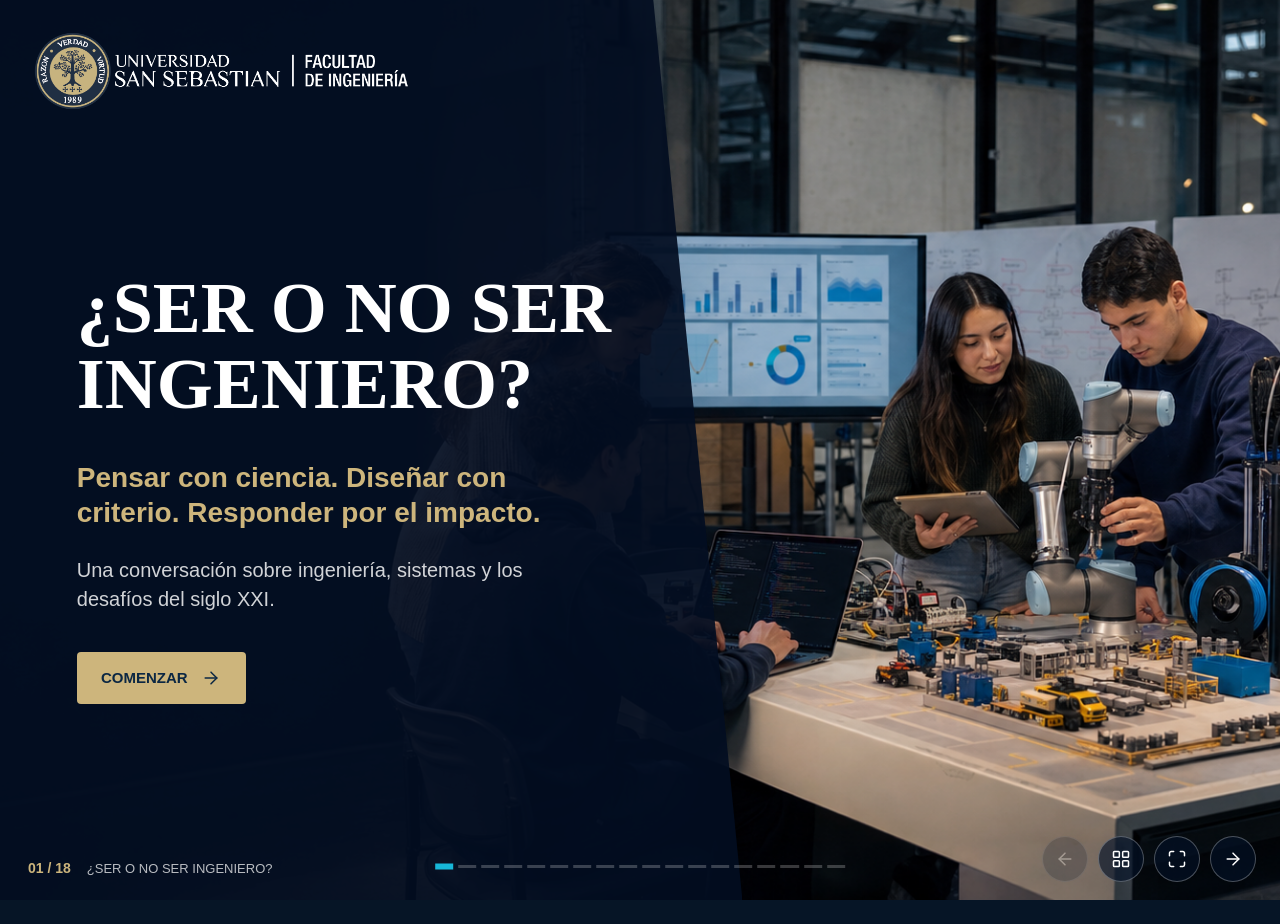
<file: index.html>
<!doctype html>
<html lang="es">
  <head>
    <meta charset="UTF-8" />
    <meta name="viewport" content="width=device-width, initial-scale=1.0, viewport-fit=cover" />
    <meta name="theme-color" content="#0b2743" />
    <link rel="icon" href="data:," />
    <meta name="description" content="Experiencia interactiva sobre ingeniería, ciencias básicas, Ingeniería Civil Industrial y desafíos del siglo XXI." />
    <title>Ser ingeniero | Facultad de Ingeniería USS</title>
    <link rel="preload" as="image" href="assets/hero-industrial-uss.png" />
    <link rel="stylesheet" href="styles.css" />
  </head>
  <body>
    <main class="deck" id="deck" aria-live="polite">
      <section class="scene scene--hero scene--dark" data-title="¿Ser o no ser ingeniero?">
        <img class="scene__media" src="assets/hero-industrial-uss.png" alt="Estudiantes aplicando datos, robótica y experimentación" />
        <div class="hero-shade" aria-hidden="true"></div>
        <div class="scene__inner hero-layout">
          <div class="hero-copy">
            <h1 class="reveal">¿Ser o no ser<br />ingeniero?</h1>
            <p class="hero-promise reveal delay-1">Pensar con ciencia. Diseñar con criterio. Responder por el impacto.</p>
            <p class="hero-support reveal delay-2">Una conversación sobre ingeniería, sistemas y los desafíos del siglo XXI.</p>
            <button class="command command--primary reveal delay-3" type="button" data-action="next"><span>Comenzar</span><i data-lucide="arrow-right" aria-hidden="true"></i></button>
          </div>
        </div>
      </section>

      <section class="scene scene--light" data-title="Problemas que importan">
        <div class="scene__inner content-layout">
          <p class="section-label reveal">El punto de partida</p>
          <h2 class="reveal delay-1">La ingeniería comienza cuando un problema importa</h2>
          <p class="lede reveal delay-2">Una decisión debe funcionar bajo restricciones reales: seguridad, tiempo, costo, recursos e impacto.</p>
          <div class="scenario-layout reveal delay-3">
            <div class="scenario-list" role="list" aria-label="Problemas de ingeniería">
              <button class="scenario-row is-selected" type="button" data-scenario="agua"><span class="index">01</span><strong>Agua</strong><span>Abastecer con calidad, continuidad y uso responsable.</span></button>
              <button class="scenario-row" type="button" data-scenario="salud"><span class="index">02</span><strong>Salud</strong><span>Reducir esperas sin perder seguridad ni trato humano.</span></button>
              <button class="scenario-row" type="button" data-scenario="energia"><span class="index">03</span><strong>Energía</strong><span>Equilibrar demanda, resiliencia, costo y emisiones.</span></button>
              <button class="scenario-row" type="button" data-scenario="movilidad"><span class="index">04</span><strong>Movilidad</strong><span>Mover personas y bienes con menos tiempo y riesgo.</span></button>
            </div>
            <aside class="scenario-answer" id="scenario-answer" aria-live="polite"></aside>
          </div>
        </div>
      </section>

      <section class="scene scene--light" data-title="Qué es ingeniería">
        <div class="scene__inner content-layout">
          <p class="section-label reveal">Qué es ingeniería</p>
          <h2 class="reveal delay-1">Transformar conocimiento en soluciones que funcionan</h2>
          <p class="lede reveal delay-2">Aplica ciencias, matemáticas y tecnología para diseñar dentro de restricciones.</p>
          <div class="process-rail reveal delay-3" aria-label="Proceso de ingeniería">
            <article><span>01</span><strong>Entender</strong><p>Personas, contexto y necesidad.</p></article>
            <article><span>02</span><strong>Modelar</strong><p>Datos, ciencia y restricciones.</p></article>
            <article class="is-focus"><span>03</span><strong>Diseñar</strong><p>Sistemas, procesos o productos.</p></article>
            <article><span>04</span><strong>Probar</strong><p>Medir, iterar y aprender.</p></article>
            <article><span>05</span><strong>Responder</strong><p>Seguridad, impacto y ética.</p></article>
          </div>
          <p class="closing-line reveal delay-4">Diseñar es decidir: siempre existen alternativas, riesgos y compromisos.</p>
        </div>
      </section>

      <section class="scene scene--dark" data-title="Ser ingeniero">
        <div class="scene__inner content-layout">
          <p class="section-label section-label--gold reveal">Ser ingeniero</p>
          <h2 class="reveal delay-1">No es saber todas las respuestas. Es saber cómo construir una respuesta.</h2>
          <p class="lede reveal delay-2">El oficio combina rigor intelectual, imaginación práctica y responsabilidad profesional.</p>
          <div class="open-columns reveal delay-3">
            <article><strong>Curiosidad</strong><p>Preguntar por qué ocurre y qué evidencia falta.</p></article>
            <article><strong>Rigor</strong><p>Modelar supuestos y comprobar antes de afirmar.</p></article>
            <article><strong>Creatividad</strong><p>Imaginar alternativas que aún no existen.</p></article>
            <article><strong>Responsabilidad</strong><p>Asumir efectos sobre personas y entorno.</p></article>
          </div>
        </div>
      </section>

      <section class="scene scene--dark scene--split-media" data-title="Ciencias básicas">
        <img class="split-media" src="assets/basic-sciences-lab.png" alt="Estudiantes conectando cálculo, mecánica, física y datos en un laboratorio" />
        <div class="scene__inner content-layout split-copy science-layout">
          <p class="section-label section-label--gold reveal">La base que permite comprender</p>
          <h2 class="reveal delay-1">Las ciencias básicas enseñan a leer la realidad</h2>
          <p class="lede reveal delay-2">Convierte intuiciones en modelos que pueden ponerse a prueba.</p>
          <div class="tech-picker science-picker reveal delay-3" role="tablist" aria-label="Ciencias básicas">
            <button class="is-selected" type="button" data-science="calculus" role="tab">∫</button>
            <button type="button" data-science="physics" role="tab">F</button>
            <button type="button" data-science="mechanics" role="tab">Σ</button>
            <button type="button" data-science="algebra" role="tab">A</button>
            <button type="button" data-science="stats" role="tab">P</button>
          </div>
          <div class="tech-detail reveal delay-4" id="science-detail" aria-live="polite"></div>
        </div>
      </section>

      <section class="scene scene--light" data-title="Cálculo">
        <div class="scene__inner content-layout">
          <p class="section-label reveal">Cálculo</p>
          <h2 class="reveal delay-1">Pensar en cambio, acumulación y óptimos</h2>
          <p class="lede reveal delay-2">Detrás de cada sistema dinámico existe una pregunta: ¿cómo cambia y dónde conviene actuar?</p>
          <div class="challenge-grid reveal delay-3">
            <article><b>Δ</b><div><strong>Cambio</strong><p>Velocidad, crecimiento y variación.</p></div></article>
            <article><b>∫</b><div><strong>Acumulación</strong><p>Energía, costo, demanda y tiempo.</p></div></article>
            <article><b>min</b><div><strong>Optimización</strong><p>La mejor alternativa bajo límites.</p></div></article>
            <article><b>dx/dt</b><div><strong>Dinámica</strong><p>Cómo evoluciona un sistema.</p></div></article>
          </div>
        </div>
      </section>

      <section class="scene scene--light" data-title="Física y mecánica">
        <div class="scene__inner content-layout">
          <p class="section-label reveal">Física y mecánica</p>
          <h2 class="reveal delay-1">La realidad impone leyes: fuerzas, energía, movimiento y materiales</h2>
          <p class="lede reveal delay-2">La mecánica permite reconocer límites físicos antes de diseñar.</p>
          <div class="pathway-grid reveal delay-3">
            <article><strong>ΣF = 0 · Equilibrio</strong><p>¿Qué fuerzas debe resistir?</p></article>
            <article><strong>E₁ = E₂ · Energía</strong><p>¿Qué se transforma y qué se pierde?</p></article>
            <article><strong>v = dx/dt · Movimiento</strong><p>¿Cómo evoluciona en el tiempo?</p></article>
            <article><strong>σ = F/A · Materiales</strong><p>¿Cuándo deja de ser seguro?</p></article>
          </div>
        </div>
      </section>

      <section class="scene scene--dark" data-title="Álgebra y estadística">
        <div class="scene__inner content-layout">
          <p class="section-label section-label--gold reveal">Álgebra y estadística</p>
          <h2 class="reveal delay-1">Modelar también significa convivir con la incertidumbre</h2>
          <p class="lede reveal delay-2">El álgebra representa relaciones; la estadística permite aprender de datos incompletos y decidir con riesgo.</p>
          <div class="open-columns reveal delay-3">
            <article><strong>Ax = b</strong><p>Representar variables que interactúan.</p></article>
            <article><strong>P(X)</strong><p>Describir lo que puede ocurrir.</p></article>
            <article><strong>μ ± σ</strong><p>Separar patrón, variabilidad y ruido.</p></article>
            <article><strong>ŷ</strong><p>Predecir sin confundir correlación con causa.</p></article>
          </div>
        </div>
      </section>

      <section class="scene scene--dark scene--image" data-title="De la ciencia a la solución">
        <img class="scene__media" src="assets/hero-engineering-lab.png" alt="Estudiantes trabajando con robótica y fabricación digital" />
        <div class="media-wash" aria-hidden="true"></div>
        <div class="scene__inner content-layout">
          <p class="section-label section-label--gold reveal">El puente</p>
          <h2 class="reveal delay-1">La ciencia explica. La ingeniería decide. La tecnología ejecuta.</h2>
          <p class="lede reveal delay-2">Juntas convierten una idea en una solución repetible, medible y escalable.</p>
          <div class="project-list reveal delay-3">
            <article><span>01</span><strong>Observar</strong><p>Reconocer el fenómeno y la necesidad.</p></article>
            <article><span>02</span><strong>Modelar</strong><p>Representar relaciones y restricciones.</p></article>
            <article><span>03</span><strong>Simular</strong><p>Comparar alternativas antes de intervenir.</p></article>
            <article><span>04</span><strong>Prototipar</strong><p>Convertir una hipótesis en algo comprobable.</p></article>
            <article><span>05</span><strong>Medir</strong><p>Aprender del impacto real.</p></article>
          </div>
        </div>
      </section>

      <section class="scene scene--dark scene--image" data-title="Qué es un industrial">
        <img class="scene__media" src="assets/smart-systems.png" alt="Sistemas productivos, logísticos y energéticos conectados" />
        <div class="media-wash" aria-hidden="true"></div>
        <div class="scene__inner content-layout">
          <p class="section-label section-label--gold reveal">Qué es un ingeniero civil industrial</p>
          <h2 class="reveal delay-1">Diseña y mejora sistemas donde interactúan personas, procesos y tecnología</h2>
          <p class="lede reveal delay-2">Su objeto no es una máquina aislada: es el desempeño del sistema completo.</p>
          <div class="open-columns reveal delay-3">
            <article><strong>Personas</strong><p>Capacidades, coordinación y decisiones.</p></article>
            <article><strong>Procesos</strong><p>Flujo, capacidad y calidad.</p></article>
            <article><strong>Tecnología</strong><p>Automatización e información.</p></article>
            <article><strong>Recursos</strong><p>Tiempo, energía y capital.</p></article>
          </div>
        </div>
      </section>

      <section class="scene scene--light" data-title="Pensamiento sistémico">
        <div class="scene__inner content-layout">
          <p class="section-label reveal">Pensamiento sistémico</p>
          <h2 class="reveal delay-1">Un hospital no necesita más esfuerzo. Necesita un mejor sistema.</h2>
          <p class="lede reveal delay-2">La pregunta cambia: de “¿quién trabaja más?” a “¿cómo coordinamos mejor?”.</p>
          <div class="case-study reveal delay-3">
            <div class="case-symptoms"><h3>Síntomas</h3><p>Esperas largas</p><p>Turnos saturados</p><p>Información fragmentada</p><p>Recursos mal coordinados</p></div>
            <div class="case-arrow"><i data-lucide="arrow-right" aria-hidden="true"></i></div>
            <div class="case-decisions"><h3>Decisiones de sistema</h3><article><span>1</span><div><strong>Modelar la demanda</strong><p>Cuándo y dónde se forman colas.</p></div></article><article><span>2</span><div><strong>Rediseñar el flujo</strong><p>Qué pasos agregan valor.</p></div></article><article><span>3</span><div><strong>Asignar capacidad</strong><p>Equilibrar recursos y servicio.</p></div></article><article><span>4</span><div><strong>Medir el impacto</strong><p>Tiempo, costo, calidad y experiencia.</p></div></article></div>
          </div>
        </div>
      </section>

      <section class="scene scene--light" data-title="Las miradas de Industrial">
        <div class="scene__inner content-layout">
          <p class="section-label reveal">Las cinco miradas de Industrial</p>
          <h2 class="reveal delay-1">Una mejora debe funcionar técnica, económica y humanamente</h2>
          <p class="lede reveal delay-2">Optimizar una parte puede empeorar el conjunto.</p>
          <div class="tech-picker reveal delay-3" role="tablist" aria-label="Perspectivas de Ingeniería Industrial">
            <button class="is-selected" type="button" data-lens="operations" role="tab">OP</button><button type="button" data-lens="economy" role="tab">$</button><button type="button" data-lens="people" role="tab">H</button><button type="button" data-lens="data" role="tab">D</button><button type="button" data-lens="impact" role="tab">S</button>
          </div>
          <div class="tech-detail reveal delay-4" id="lens-detail" aria-live="polite"></div>
        </div>
      </section>

      <section class="scene scene--dark scene--split-media" data-title="Tecnología como amplificador">
        <img class="split-media" src="assets/tech-workbench.png" alt="Robótica, sensores, programación e impresión 3D" />
        <div class="scene__inner content-layout split-copy technology-layout">
          <p class="section-label section-label--gold reveal">Tecnología como amplificador</p>
          <h2 class="reveal delay-1">Multiplica la capacidad de experimentar</h2>
          <p class="lede reveal delay-2">No define el problema ni asume las consecuencias.</p>
          <div class="tech-picker reveal delay-3" role="tablist" aria-label="Tecnologías de ingeniería">
            <button class="is-selected" type="button" data-tech="ai" role="tab">IA</button><button type="button" data-tech="code" role="tab">{ }</button><button type="button" data-tech="robot" role="tab">ROB</button><button type="button" data-tech="print" role="tab">3D</button><button type="button" data-tech="iot" role="tab">IoT</button>
          </div>
          <div class="tech-detail reveal delay-4" id="tech-detail" aria-live="polite"></div>
        </div>
      </section>

      <section class="scene scene--light" data-title="El método importa">
        <div class="scene__inner content-layout">
          <p class="section-label reveal">El método importa</p>
          <h2 class="reveal delay-1">Una tecnología no es una solución hasta superar una prueba de ingeniería</h2>
          <p class="lede reveal delay-2">Debe demostrar qué problema resuelve, bajo qué condiciones y con qué riesgos.</p>
          <div class="process-rail reveal delay-3"><article><span>01</span><strong>Problema</strong><p>¿Qué necesidad existe?</p></article><article><span>02</span><strong>Evidencia</strong><p>¿Qué datos sostienen el diagnóstico?</p></article><article><span>03</span><strong>Alternativas</strong><p>¿Qué otras soluciones son posibles?</p></article><article><span>04</span><strong>Restricciones</strong><p>¿Seguridad, costo, tiempo, ética?</p></article><article class="is-focus"><span>05</span><strong>Validación</strong><p>¿Cómo sabremos que funcionó?</p></article></div>
        </div>
      </section>

      <section class="scene scene--dark scene--careers" data-title="Desafíos del siglo XXI">
        <img class="scene__media" src="assets/career-panorama.png" alt="Ciudades, energía, salud, puertos y manufactura conectados" />
        <div class="career-wash" aria-hidden="true"></div>
        <div class="scene__inner content-layout career-content">
          <p class="section-label section-label--gold reveal">Desafíos del siglo XXI</p>
          <h2 class="reveal delay-1">Los grandes desafíos ya son sistemas conectados</h2>
          <p class="lede reveal delay-2">No pueden resolverse desde una sola disciplina.</p>
          <div class="career-tabs reveal delay-3" role="tablist" aria-label="Desafíos del siglo XXI">
            <button class="is-selected" type="button" data-challenge="climate" role="tab">Cambio climático</button><button type="button" data-challenge="resources" role="tab">Energía y recursos</button><button type="button" data-challenge="health" role="tab">Salud y demografía</button><button type="button" data-challenge="cities" role="tab">Ciudades y logística</button><button type="button" data-challenge="digital" role="tab">Transformación digital</button>
          </div>
          <div class="career-detail reveal delay-4" id="challenge-detail" aria-live="polite"></div>
        </div>
      </section>

      <section class="scene scene--light" data-title="Trabajo, IA y aprendizaje">
        <div class="scene__inner content-layout">
          <p class="section-label reveal">Trabajo, IA y aprendizaje continuo</p>
          <h2 class="reveal delay-1">El siglo XXI eleva el estándar del criterio ingenieril</h2>
          <p class="lede reveal delay-2">La automatización cambia tareas; formular problemas, evaluar riesgos y decidir sigue siendo humano.</p>
          <div class="challenge-grid reveal delay-3"><article><b>22%</b><div><strong>Transformación</strong><p>de los empleos cambiarían estructuralmente hacia 2030.</p></div></article><article><b>≈40%</b><div><strong>Habilidades</strong><p>de las capacidades requeridas podrían transformarse.</p></div></article><article><b>IA + H</b><div><strong>Colaboración</strong><p>Máquinas para ampliar análisis; humanos para propósito y juicio.</p></div></article><article><b>∞</b><div><strong>Aprendizaje</strong><p>Aprender a aprender será una competencia permanente.</p></div></article></div>
          <p class="source-caption reveal delay-4">Fuente: World Economic Forum, Future of Jobs Report 2025.</p>
        </div>
      </section>

      <section class="scene scene--light" data-title="Una referencia de formación">
        <div class="scene__inner content-layout">
          <p class="section-label reveal">Una referencia de formación</p>
          <h2 class="reveal delay-1">Este modo de pensar se construye con capas que se conectan</h2>
          <p class="lede reveal delay-2">El plan de estudios respalda la secuencia; no es el centro de esta conversación.</p>
          <div class="pathway-grid reveal delay-3"><article><strong>Base</strong><p>Cálculo · Álgebra · Física · Mecánica · Estadística.</p></article><article><strong>Modelos</strong><p>Programación · Datos · Optimización · Simulación.</p></article><article><strong>Sistemas</strong><p>Operaciones · Logística · Calidad · Finanzas.</p></article><article><strong>Impacto</strong><p>Innovación · Personas · Proyectos · Sostenibilidad.</p></article></div>
          <p class="closing-line reveal delay-4">Ciencias básicas primero; integración y aplicación después.</p>
        </div>
      </section>

      <section class="scene scene--dark scene--close" data-title="Ser ingeniero">
        <div class="scene__inner content-layout close-layout">
          <p class="section-label reveal">Ser ingeniero</p>
          <h2 class="reveal delay-1">Comprender antes de intervenir.<br />Diseñar antes de prometer.<br />Medir antes de afirmar.</h2>
          <p class="lede reveal delay-2">Cada solución transforma un sistema, una organización y la vida de personas reales.</p>
          <p class="closing-line closing-line--gold reveal delay-3">La pregunta final no es solo qué puede hacer la tecnología. Es qué futuro vale la pena construir.</p>
        </div>
      </section>
    </main>

    <div class="brand-chrome" aria-hidden="true"><img id="chrome-logo" src="assets/uss-facultad-blanco.png" alt="" /></div>
    <div class="chapter-meta" aria-live="polite"><strong id="chapter-number">01 / 18</strong><span id="chapter-title">¿Ser o no ser ingeniero?</span></div>
    <div class="progress" id="progress" aria-hidden="true"></div>
    <nav class="deck-controls" aria-label="Controles de presentación"><button class="icon-button" type="button" data-action="prev" aria-label="Capítulo anterior" data-tooltip="Anterior"><i data-lucide="arrow-left"></i></button><button class="icon-button" type="button" data-action="overview" aria-label="Abrir panorama" data-tooltip="Panorama"><i data-lucide="layout-grid"></i></button><button class="icon-button fullscreen-button" type="button" data-action="fullscreen" aria-label="Entrar en pantalla completa" aria-pressed="false" data-tooltip="Pantalla completa"><i class="fullscreen-button__enter" data-lucide="maximize"></i><i class="fullscreen-button__exit" data-lucide="minimize"></i></button><button class="icon-button" type="button" data-action="next" aria-label="Capítulo siguiente" data-tooltip="Siguiente"><i data-lucide="arrow-right"></i></button></nav>
    <dialog class="overview" id="overview" aria-labelledby="overview-title"><div class="overview__header"><h2 id="overview-title">Panorama</h2><button class="icon-button" type="button" data-action="close-overview" aria-label="Cerrar panorama" data-tooltip="Cerrar"><i data-lucide="x"></i></button></div><div class="overview__list" id="overview-list"></div></dialog>
    <output class="debug-panel" id="debug-panel" hidden></output>
    <script src="vendor/lucide.min.js"></script>
    <script type="module" src="js/app.js"></script>
  </body>
</html>
</file>
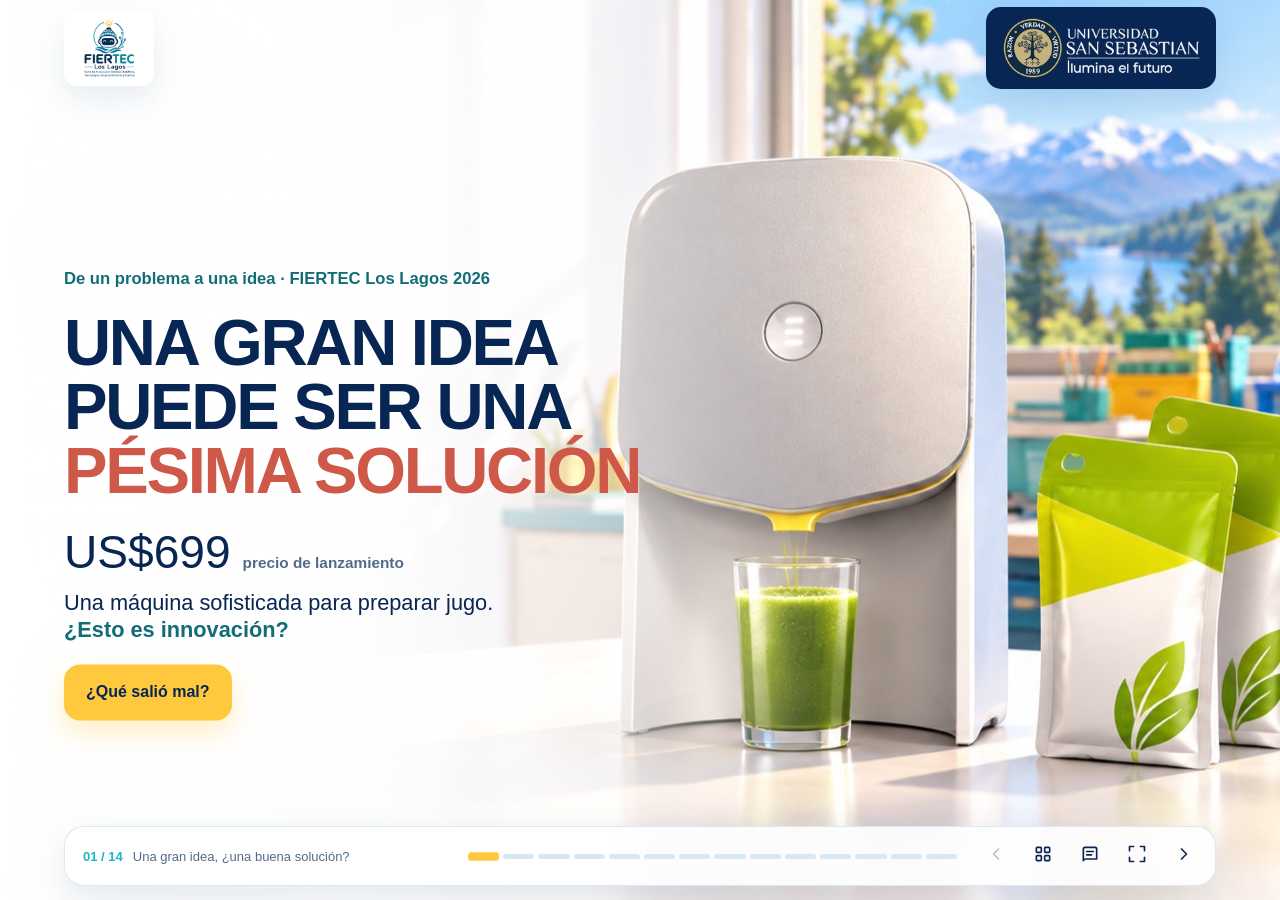
<file: fiertec-los-lagos-2026/index.html>
<!doctype html>
<html lang="es">
<head>
  <meta charset="UTF-8" />
  <meta name="viewport" content="width=device-width, initial-scale=1.0" />
  <meta name="theme-color" content="#ffffff" />
  <meta name="description" content="Charla de 30 minutos para FIERTEC Los Lagos 2026 sobre creatividad, Design Thinking, innovación y emprendimiento." />
  <link rel="icon" href="assets/fiertec-logo.png" type="image/png" />
  <link rel="manifest" href="manifest.webmanifest" />
  <title>De un problema a una idea · FIERTEC Los Lagos 2026</title>
  <link rel="stylesheet" href="styles.css?v=19" />
</head>
<body>
<div class="app-shell" id="app">
  <div class="ambient" aria-hidden="true"><span class="ambient-orb ambient-orb--one"></span><span class="ambient-orb ambient-orb--two"></span><span class="ambient-orb ambient-orb--three"></span></div>
  <header class="brandbar" aria-label="Organizaciones"><img class="brand brand--fiertec" src="assets/fiertec-logo.png" alt="FIERTEC Los Lagos" /><span class="brand-uss"><img src="assets/uss-logo.png" alt="Universidad San Sebastián" /></span></header>
  <main class="deck" aria-live="polite">
    <section class="slide slide--hero slide--juicero is-active" data-title="Una gran idea, ¿una buena solución?" data-time="2 min" data-note="Gancho real: la prensa Juicero se lanzó a US$699; después se mostró que sus bolsas podían exprimirse a mano. Las imágenes son ilustraciones, no fotografías históricas. Pregunte: ¿esto es innovación? Un clic muestra la comparación y la enseñanza completa. Que la bolsa pudiera exprimirse a mano puso en duda el valor adicional de la máquina; no demuestra que ambos métodos fueran idénticos ni explica por sí solo todo el fracaso comercial. No ridiculice al equipo: preguntemos qué mejora concreta aporta una solución frente a una alternativa sencilla. Transición: ¿por dónde empezamos para no enamorarnos de una solución antes de entender el problema?">
      <img class="hero-art juicero-art" src="assets/juicero-concept-v1.jpg" alt="Ilustración didáctica de una prensa genérica, una bolsa de jugo y un vaso; no representa el producto exacto" />
      <div class="juicero-copy" data-reveal-to="1"><p class="juicero-identity">De un problema a una idea · FIERTEC Los Lagos 2026</p><h1>UNA GRAN IDEA<br />PUEDE SER UNA<br /><em>PÉSIMA SOLUCIÓN</em></h1><p class="juicero-price">US$699 <span>precio de lanzamiento</span></p><p class="juicero-intro">Una máquina sofisticada para preparar jugo. <strong>¿Esto es innovación?</strong></p><button class="primary-action" type="button" data-reveal-next data-reveal-to="1">¿Qué salió mal?</button></div>
      <div class="juicero-discovery" data-reveal-from="1" hidden>
        <h2>La bolsa también se podía exprimir a mano.</h2>
        <div class="juicero-comparison-layout">
          <figure class="juicero-comparison"><img src="assets/juicero-comparison-v1.jpg" alt="Comparación ilustrada: una prensa exprime una bolsa de jugo y unas manos exprimen otra bolsa sin máquina" /><figcaption><span>CON LA MÁQUINA</span><span>CON LAS MANOS</span></figcaption></figure>
          <div class="juicero-lesson"><p class="juicero-fact">Una máquina de US$699… para una tarea que también podías hacer sin ella.</p><p>Eso puso en duda su valor: <strong>¿qué mejora justificaba comprarla?</strong></p><p class="juicero-answer">La pregunta no era solo «¿podemos construirla?», sino «¿por qué alguien la necesitaría?».</p></div>
        </div>
        <p class="juicero-takeaway"><strong>Más tecnología no significa más valor.</strong> Compara tu idea con una alternativa sencilla.</p>
        <small class="juicero-source">Ilustración didáctica · precio de lanzamiento · esta comparación no explica por sí sola todo el fracaso de la empresa.</small>
      </div>
    </section>
    <section class="slide slide--question" data-title="La pregunta correcta" data-time="1 min" data-note="Después de Juicero, formule dos preguntas. Puede pulsar una o ambas, pero no es obligatorio: la frase final permanece visible. Si preguntamos qué inventar, corremos el riesgo de enamorarnos de la solución. Si preguntamos qué problema vale la pena resolver, primero escuchamos y observamos. Transición: veamos cuatro pistas cercanas.">
      <div class="content-frame question-layout"><h2>Entonces, ¿por dónde empezamos?</h2><div class="question-options" data-reveal-group><button type="button" data-reveal-choice="invento" aria-pressed="false"><span class="question-mark question-mark--weak" aria-hidden="true">×</span>¿Qué podemos inventar?</button><span class="question-vs">O</span><button type="button" data-reveal-choice="problema" aria-pressed="false"><span class="question-mark question-mark--strong" aria-hidden="true">✓</span>¿Qué problema vale la pena resolver?</button></div><div class="question-feedback" aria-live="polite"><p data-reveal-for="invento" hidden>Podemos enamorarnos de la solución antes de entender el problema.</p><p data-reveal-for="problema" hidden>Primero comprendemos la dificultad. Después buscamos soluciones.</p></div><p class="question-rule">PROBLEMA PRIMERO. <span>SOLUCIÓN DESPUÉS.</span></p></div>
    </section>
    <section class="slide slide--observe" data-title="Observar alrededor" data-time="2 min" data-note="Muestre las cuatro pistas: fuga de agua, residuos mezclados, fila del kiosco y mochila pesada. No intente resolverlas. Idea fuerza: una pista no es todavía un problema entendido. Transición: en FIERTEC nos acercaremos a otra pista, dentro de un taller de robótica, y la seguiremos hasta la prueba.">
      <img class="scene-art" src="assets/observe-school-v2.png" alt="Patio escolar con fuga de agua, residuos mezclados, fila del kiosco y mochila pesada" />
      <div class="scene-copy scene-copy--left">
        <p class="chapter">PRIMER PASO · OBSERVAR</p>
        <h2>Cuatro pistas. Ninguna solución todavía.</h2>
        <div class="scene-clues" aria-label="Cuatro problemas para observar">
          <span><b>1</b> Agua que se pierde</span><span><b>2</b> Residuos mezclados</span>
          <span><b>3</b> Espera en el kiosco</span><span><b>4</b> Mochila muy pesada</span>
        </div>
        <p class="scene-takeaway"><strong>LO QUE VEMOS ≠ LA CAUSA.</strong> Una pista no es todavía un problema entendido.</p>
      </div>
      <button class="hotspot" style="--x:91%;--y:66%" data-insight-title="Agua que se pierde" data-insight-label="PISTA 1" data-insight="La llave gotea. Antes de instalar tecnología, averiguamos si está mal cerrada o si necesita una reparación." data-insight-icon="assets/icons/dt-empathize.png" data-insight-tone="blue" aria-label="Examinar la fuga de agua">1</button>
      <button class="hotspot" style="--x:67%;--y:63%" data-insight-title="Residuos mezclados" data-insight-label="PISTA 2" data-insight="Hay contenedores, pero los residuos terminan mezclados. ¿La señal no se entiende, están mal ubicados o falta otro paso?" data-insight-icon="assets/icons/dt-define.png" data-insight-tone="teal" aria-label="Examinar los residuos mezclados">2</button>
      <button class="hotspot" style="--x:84%;--y:29%" data-insight-title="Espera en el kiosco" data-insight-label="PISTA 3" data-insight="La fila puede deberse a elegir, pagar, preparar o entregar. Sin observar el proceso, podríamos arreglar la parte equivocada." data-insight-icon="assets/icons/idea-incomplete.png" data-insight-tone="yellow" aria-label="Examinar la fila del kiosco">3</button>
      <button class="hotspot" style="--x:47%;--y:41%" data-insight-title="Mochila muy pesada" data-insight-label="PISTA 4" data-insight="Una mochila más grande parece una idea, pero quizá la necesidad sea llevar menos peso sin olvidar materiales." data-insight-icon="assets/icons/idea-promising.png" data-insight-tone="coral" aria-label="Examinar la mochila pesada">4</button>
    </section>
    <section class="slide slide--workshop slide--workshop-context" data-title="Un robot para FIERTEC" data-time="2 min" data-note="Presente la historia antes de nombrar el problema. Es un caso ficticio: un equipo quiere mostrar su robot en FIERTEC y necesita probar que se mueve. No encuentra la batería; mientras busca, no puede hacer la prueba. Esa es la dificultad observable, no su causa. La batería podría estar en otro lugar, en uso o pendiente de devolución: no sabemos todavía. Transición: antes de comprar algo nuevo, entendamos qué les ocurre a las personas del taller.">
      <img class="workshop-art" src="assets/workshop-context-v1.jpg" alt="Equipo escolar con un robot detenido y su conector suelto; una compañera busca la batería en las cajas del taller" />
      <div class="workshop-copy"><h2>Queremos llevar nuestro robot a FIERTEC.</h2><p class="workshop-goal">Para mostrarlo, primero necesitamos probar que funciona.</p><div class="case-detail"><img src="assets/icons/part-battery.svg" alt="" /><span><b>Pero no encontramos la batería.</b>La prueba se detiene mientras buscamos.</span></div><p class="workshop-question">Vemos la dificultad.<br /><strong>Todavía falta entender por qué ocurre.</strong></p><span class="case-tag">Una historia ficticia para aprender juntos</span></div>
    </section>
    <section class="slide slide--people-scene" data-title="Entender a las personas" data-time="2 min" data-note="Explique empatía como observar y conversar, no adivinar sentimientos. Las tres preguntas son sugerencias para mirar el taller, no una encuesta en vivo. La misma persona puede construir y luego guardar materiales. El caso y las posibles respuestas son ilustrativos.">
      <img class="people-art" src="assets/workshop-people-v1.png" alt="Estudiantes y docente observan juntos cómo se guardan piezas en el taller" />
      <div class="people-scene-copy"><p class="chapter">LA MISMA HISTORIA · LAS PERSONAS</p><h2>Antes de diseñar: observa y escucha</h2><p class="lead">El mismo taller puede verse distinto según quién lo use.</p><div class="people-questions"><p><b>Quien construye</b><span>¿Cuándo deja de trabajar para buscar?</span></p><p><b>Docente</b><span>¿Qué piezas cuesta encontrar?</span></p><p><b>Quien devuelve</b><span>¿Dónde deja lo que usó?</span></p></div><p class="people-foot">Observar + escuchar + registrar.</p></div>
    </section>
    <section class="slide" data-title="Definir el problema" data-time="2 min" data-note="Diferencie observación, pregunta e hipótesis de necesidad. No presente el problema como resuelto: todavía no sabemos por qué cuesta encontrar o devolver piezas. 'Necesitamos una app' sería una solución prematura. La hipótesis permite abrir opciones y debe contrastarse al observar más.">
      <div class="content-frame define-layout"><div><h2>Entender qué necesitan abre mejores ideas.</h2><p class="lead">«Necesitamos una app» ya elige una solución. Primero aclaremos la dificultad.</p></div><div class="definition-flow" aria-label="De la observación a una hipótesis de necesidad"><div><img src="assets/icons/risk-see.svg" alt="" /><small>OBSERVAMOS</small><strong>No encontramos la batería y la prueba se detiene.</strong></div><span aria-hidden="true">→</span><div><img src="assets/icons/dt-empathize.png" alt="" /><small>PREGUNTAMOS</small><strong>¿Qué pasa al buscar y devolver las piezas?</strong></div><span aria-hidden="true">→</span><div><img src="assets/icons/dt-define.png" alt="" /><small>NECESIDAD <em>POR CONFIRMAR</em></small><strong>Encontrar y devolver materiales sin interrumpir el trabajo.</strong></div></div><p class="definition-caveat">Es una hipótesis: escuchar y observar más puede cambiarla.</p><p class="definition-rule">Ahora caben distintas respuestas: orden, señales, nuevos hábitos o tecnología.</p></div>
    </section>
    <section class="slide slide--design-thinking slide--route" data-title="Nuestra ruta" data-time="2 min" data-note="Revele ahora el nombre de algo que ya hicieron: observar, escuchar y definir. Nuestra ruta de siete verbos es una guía propia e intuitiva, no las siete etapas oficiales de Design Thinking. Se inspira en empatizar, definir, idear, prototipar y probar. Subraye que aprender devuelve a observar: la prueba puede cambiar nuestra comprensión inicial.">
      <div class="content-frame route-layout"><div><h2>Diseñar pensando en las personas.</h2><p class="lead"><strong>Design Thinking</strong>: entender antes de construir; probar para aprender.</p></div><div class="route-cycle"><ol class="route-steps" aria-label="Nuestra ruta de aprendizaje"><li><img src="assets/icons/risk-see.svg" alt="" /><b>Observar</b><span>¿Qué ocurre?</span></li><li><img src="assets/icons/dt-empathize.png" alt="" /><b>Comprender</b><span>¿A quién afecta?</span></li><li><img src="assets/icons/dt-define.png" alt="" /><b>Definir</b><span>¿Qué necesita?</span></li><li><img src="assets/icons/dt-ideate.png" alt="" /><b>Idear</b><span>¿Qué podríamos hacer?</span></li><li><img src="assets/icons/dt-prototype.png" alt="" /><b>Prototipar</b><span>Hacer algo pequeño.</span></li><li><img src="assets/icons/dt-test.png" alt="" /><b>Probar</b><span>Ver cómo lo usan.</span></li><li><img src="assets/icons/risk-understand.svg" alt="" /><b>Aprender</b><span>¿Qué cambiaríamos?</span></li></ol><p class="route-return"><svg viewBox="0 0 48 32" aria-hidden="true"><path d="M44 8v9a11 11 0 0 1-11 11H14A10 10 0 0 1 14 8h9M17 2l6 6-6 6" /></svg><span>Podemos volver atrás. <strong>Aprender cambia lo que entendemos.</strong></span></p></div><p class="route-credit">Esta es nuestra guía para la charla, inspirada en empatizar, definir, idear, prototipar y probar. No es una receta rígida.</p></div>
    </section>
    <section class="slide slide--decision" data-title="¿Cuál probarías primero?" data-time="2 min" data-note="Presente tres opciones sin veredicto previo. Si hay tiempo, invite a elegir oralmente; pulse una alternativa y lea su razón dentro de la lámina. Puede comparar otra. No hay una respuesta correcta definitiva: las etiquetas son una primera prueba barata y reversible, no la solución demostrada. Idea fuerza: busquemos la prueba que más enseña antes de invertir más.">
      <div class="content-frame decision-layout"><div><p class="chapter">LA MISMA HISTORIA · IDEAR</p><h2>¿Cuál probarías primero?</h2><p class="lead">Queremos encontrar y devolver materiales sin detener el trabajo.</p></div><div class="decision-options" data-reveal-group><button type="button" data-reveal-choice="robot" aria-pressed="false"><img src="assets/icons/idea-weak.png" alt="" /><b>ROBOT NUEVO</b><span>$$$</span></button><button type="button" data-reveal-choice="app" aria-pressed="false"><img src="assets/icons/idea-incomplete.png" alt="" /><b>APP DE INVENTARIO</b><span>$$</span></button><button type="button" data-reveal-choice="etiquetas" aria-pressed="false"><img src="assets/icons/idea-promising.png" alt="" /><b>ETIQUETAS + CAJAS</b><span>$</span></button></div><div class="decision-feedback" aria-live="polite"><p data-reveal-for="robot" hidden>Puede ser impresionante… pero no sabemos si resuelve la búsqueda.</p><p data-reveal-for="app" hidden>Podría servir… pero todavía necesitamos saber quién la usaría y cómo mantenerla.</p><p data-reveal-for="etiquetas" hidden>Es barata, rápida de cambiar y puede enseñarnos algo antes de invertir más.</p></div><p class="decision-rule" data-reveal-from="1" hidden>No buscamos la idea más impresionante. <strong>Buscamos la prueba que más nos enseñe.</strong></p></div>
    </section>
    <section class="slide slide--return-scene" data-title="Uso real" data-time="2 min" data-note="Esta lámina es expositiva; no necesita clic. Mire al estudiante con una batería en la mano: la solución también debe funcionar al devolver, no solo al buscar. Las tres preguntas visibles son riesgos que habría que observar, no resultados de una encuesta. Idea fuerza: una solución útil cabe en la rutina real de quien la usa.">
      <img class="return-art" src="assets/workshop-return-v1.png" alt="Estudiante duda dónde devolver una batería entre tres cajas del taller" />
      <div class="return-copy"><p class="chapter">LA MISMA HISTORIA · USO REAL</p><h2>Una solución debe funcionar en la vida real.</h2><p class="lead">Una etiqueta puede parecer clara en el papel y fallar en el taller.</p><div class="return-checks" aria-label="Tres preguntas sobre el uso real"><p><img src="assets/icons/risk-see.svg" alt="" /><span><b>¿La ven?</b> La señal destaca desde donde trabajan.</span></p><p><img src="assets/icons/risk-understand.svg" alt="" /><span><b>¿La entienden?</b> Una persona nueva reconoce la caja.</span></p><p><img src="assets/icons/risk-return.svg" alt="" /><span><b>¿La usan al devolver?</b> El orden sigue funcionando al terminar.</span></p></div><p class="return-key">No basta con preguntar «¿te gusta?». Observemos qué hace.</p></div>
    </section>
    <section class="slide" data-title="Prototipo pequeño" data-time="2 min" data-note="Después de los riesgos del uso real, muestre qué construiríamos para aprender. Señale la caja mezclada y después las tres cajas con dibujos de papel. Es un prototipo, no un producto terminado: lo mínimo para averiguar si alguien nuevo encuentra y devuelve la batería sin ayuda. La siguiente lámina explica cómo comprobarlo. No realice una actividad en vivo.">
      <div class="content-frame prototype-new-layout">
        <div>
          <p class="chapter">DESIGN THINKING · PROTOTIPAR</p>
          <h2>Un cambio pequeño para aprender</h2>
          <p class="lead">PROTOTIPO ≠ PRODUCTO TERMINADO. Es una versión pequeña para aprender.</p>
          <div class="prototype-question"><span>LO QUE QUEREMOS SABER</span><b>¿Alguien nuevo encuentra y devuelve la batería sin ayuda?</b></div>
        </div>
        <figure class="prototype-figure" aria-label="Una caja con ruedas, cables y baterías mezcladas se transforma en tres cajas etiquetadas">
          <div class="proto-comparison">
            <div class="proto-state proto-state--before">
              <span>HOY</span>
              <div class="proto-mixed-bin" aria-hidden="true"><img src="assets/icons/part-wheel.svg" alt="" /><img src="assets/icons/part-cable.svg" alt="" /><img src="assets/icons/part-battery.svg" alt="" /></div>
              <b>Todo mezclado</b>
            </div>
            <span class="proto-comparison-arrow" aria-hidden="true">→</span>
            <div class="proto-state proto-state--after">
              <span>PRIMER PROTOTIPO</span>
              <div class="proto-bins"><div><img src="assets/icons/part-wheel.svg" alt="" /><b>RUEDAS</b></div><div><img src="assets/icons/part-cable.svg" alt="" /><b>CABLES</b></div><div><img src="assets/icons/part-battery.svg" alt="" /><b>BATERÍAS</b></div></div>
              <b>Tres señales claras</b>
            </div>
          </div>
          <figcaption>El cambio es pequeño para que aprender y corregir cueste poco.</figcaption>
        </figure>
      </div>
    </section>
    <section class="slide" data-title="Plan de prueba" data-time="2 min" data-note="Ahora que vimos el prototipo, expliquemos la prueba. Presentamos un plan, no resultados. Una misma tarea —encontrar y devolver la batería— se observa primero con las piezas mezcladas y después con señales de papel. Las dos pistas son el tiempo de búsqueda y el lugar de devolución. Si no mejora, la idea se modifica o se descarta. No hace falta medir nada en vivo.">
      <div class="content-frame test-plan-layout experiment-layout"><div><p class="chapter">LA MISMA HISTORIA · PROBAR</p><h2>¿Cómo sabremos si ayuda?</h2><p class="lead">La misma tarea, dos versiones del taller.</p></div><div class="test-route" aria-label="Comparación de la misma tarea antes y con prototipo"><div><small>ANTES</small><b>Caja mezclada</b><span>Buscar y devolver la batería</span></div><span class="test-route-arrow" aria-hidden="true">→</span><div><small>CON EL PROTOTIPO</small><b>Cajas señalizadas</b><span>Buscar y devolver la batería</span></div></div><div class="test-measures" aria-label="Dos pistas que se observarán"><p><img src="assets/icons/measure-time.svg" alt="" /><span><b>¿CUÁNTO TARDA?</b>Tiempo de búsqueda</span></p><p><img src="assets/icons/measure-return.svg" alt="" /><span><b>¿DÓNDE DEVUELVE LA BATERÍA?</b>Lugar de devolución</span></p></div><p class="test-plan-caveat">Es un plan de prueba. Todavía no tenemos resultados.</p></div>
    </section>
    <section class="slide slide--learning" data-title="Probar y aprender" data-time="2 min" data-note="Simulación didáctica, no resultado medido. Imagine que en una prueba la batería termina en la caja de cables. Pulse una vez: aparece 'Aprendimos' porque vimos algo que nuestra idea no había considerado, no porque ya funcione. Pulse otra vez: observación → información → cambio → nueva prueba. Pregunte qué señal vio la persona; cambie la señal como hipótesis y vuelva a observar. No culpe al estudiante ni declare éxito anticipado.">
      <div class="content-frame learning-layout"><div><p class="chapter">LA MISMA HISTORIA · APRENDER</p><h2 class="learning-head" data-reveal-to="1">NO FUNCIONÓ.</h2><h2 class="learning-head learning-head--success" data-reveal-from="1" hidden>APRENDIMOS.</h2><p class="learning-sub" data-reveal-from="1" hidden>Vimos algo que nuestra idea no había considerado.</p></div><figure class="misplaced-figure" aria-label="Ejemplo hipotético: una batería termina en la caja de cables"><div class="misplaced-action"><img class="misplaced-battery" src="assets/icons/part-battery.svg" alt="Batería" /><span aria-hidden="true">→</span><div class="misplaced-bin"><img src="assets/icons/part-cable.svg" alt="" /><b>CABLES</b><img class="misplaced-inside" src="assets/icons/part-battery.svg" alt="" /></div></div><figcaption>Imaginemos que ocurre esto en la prueba. Todavía no sabemos por qué.</figcaption></figure><button class="primary-action" type="button" data-reveal-next data-reveal-to="1">¿Qué podemos aprender?</button><button class="story-reveal" type="button" data-reveal-next data-reveal-from="1" data-reveal-to="2" hidden>¿Qué hacemos ahora?</button><div class="learning-process" data-reveal-from="2" hidden><p class="learning-chain">OBSERVAR → ENTENDER → CAMBIAR → VOLVER A PROBAR</p><div class="learning-actions"><p><b>Preguntamos</b>¿Qué vio? ¿Qué entendió?</p><p><b>Cambiamos</b>Probamos otra señal.</p><p><b>Probamos otra vez</b>Observamos si ahora ayuda.</p></div></div></div>
    </section>
    <section class="slide" data-title="Crear valor" data-time="2 min" data-note="Distinción conceptual central y condicional. Creatividad: proponer señales. Innovación: solo si al usar esas señales observamos una mejora real, por ejemplo encontrar y devolver mejor con menos tiempo o desperdicio; aún no lo hemos demostrado en este caso. Emprendimiento: si el equipo decide llevar la solución a otros talleres, debe pensar quién fabrica, distribuye y mantiene las señales. No toda innovación necesita volverse empresa.">
      <div class="content-frame value-new-layout value-refined"><div><p class="chapter">DE LA IDEA AL VALOR</p><h2>Una idea no es innovación solo porque sea nueva.</h2></div><div class="value-questions"><div><img src="assets/icons/dt-ideate.png" alt="" /><span>CREATIVIDAD</span><b>Imaginar posibilidades.</b><p>Proponer señales para las cajas.</p></div><div><img src="assets/icons/dt-test.png" alt="" /><span>INNOVACIÓN</span><b>Generar una mejora real.</b><p>Solo si, al usarlas, una prueba muestra que ayudan.</p></div><div><img src="assets/icons/idea-audience.png" alt="" /><span>EMPRENDIMIENTO</span><b>Llevarla a otros y sostenerla.</b><p>Una opción, no una obligación.</p></div></div><p class="value-rule"><strong>GENERAR VALOR ES MEJORAR ALGO PARA ALGUIEN.</strong> En el taller: buscar menos y devolver mejor. Hay que comprobarlo.</p></div>
    </section>
    <section class="slide slide--closing slide--finale" data-title="Preguntas y cierre" data-time="5 min" data-note="Cierre completo desde el primer momento, sin revelados ni botones ambiguos. Diga: 'No necesitas tener una empresa para empezar. Puedes observar una dificultad, escuchar a las personas y probar una mejora pequeña'. Reserve cinco minutos para preguntas espontáneas. Si hay silencio, use un proyecto que hayan visto hoy o una dificultad de su colegio; pregunte a quién ayudaría y cómo sabríamos si funciona. Las preguntas son orales, no una actividad digital. Acepte ejemplos inesperados y no declare éxito sin evidencia.">
      <div class="closing-shape" aria-hidden="true"></div><div class="content-frame finale-layout"><h2>Una buena solución empieza por <em>entender el problema.</em></h2><p class="finale-answer">Escucha a las personas. Prueba algo pequeño. Aprende y mejora.</p><div class="finale-questions"><p>Conversemos sobre un proyecto de la feria o una dificultad de tu colegio.</p><strong>¿A quién ayudaría tu idea?</strong><strong>¿Cómo sabríamos si funciona?</strong></div><p class="finale-invitation">No necesitas tener una empresa para empezar a innovar.</p><div class="closing-actions"><button class="secondary-action" id="restart">Volver al inicio</button></div><small>Sebastián Pastén · Universidad San Sebastián</small></div>
    </section>
  </main>
  <footer class="deck-controls" aria-label="Controles de la presentación"><div class="slide-identity"><b id="slide-number">01 / 14</b><span id="slide-title">De un problema a una idea</span></div><div class="progress-rail" id="progress-rail" aria-hidden="true"></div><div class="control-buttons"><button id="prev" aria-label="Diapositiva anterior" disabled><svg aria-hidden="true" viewBox="0 0 24 24"><path d="m15 18-6-6 6-6" /></svg></button><button id="overview-toggle" aria-label="Abrir panorama de diapositivas"><svg aria-hidden="true" viewBox="0 0 24 24"><rect x="4" y="4" width="6" height="6" rx="1"/><rect x="14" y="4" width="6" height="6" rx="1"/><rect x="4" y="14" width="6" height="6" rx="1"/><rect x="14" y="14" width="6" height="6" rx="1"/></svg></button><button id="notes-toggle" aria-label="Abrir notas del presentador" aria-expanded="false"><svg aria-hidden="true" viewBox="0 0 24 24"><path d="M6 4h12a2 2 0 0 1 2 2v12H8a4 4 0 0 0-4 2V6a2 2 0 0 1 2-2Z"/><path d="M8 9h8M8 13h6"/></svg></button><button id="fullscreen" aria-label="Entrar en pantalla completa"><svg aria-hidden="true" viewBox="0 0 24 24"><path d="M8 3H3v5M16 3h5v5M8 21H3v-5M16 21h5v-5"/></svg></button><button id="next" aria-label="Diapositiva siguiente"><svg aria-hidden="true" viewBox="0 0 24 24"><path d="m9 6 6 6-6 6" /></svg></button></div></footer>
  <aside class="speaker-panel" id="speaker-panel" aria-label="Notas del presentador"><button id="speaker-close" aria-label="Cerrar notas"><svg aria-hidden="true" viewBox="0 0 24 24"><path d="m6 6 12 12M18 6 6 18"/></svg></button><p>Tiempo sugerido: <b id="speaker-time">2 min</b></p><h3 id="speaker-title">Una gran idea, ¿una buena solución?</h3><p id="speaker-note"></p><small>Atajos: ← → navegar · O panorama · F pantalla completa · N notas</small></aside>
  <dialog class="overview" id="overview"><div class="overview-head"><div><p class="chapter">PANORAMA</p><h2>14 escenas · 30 minutos</h2></div><button id="overview-close">Cerrar</button></div><div class="overview-grid" id="overview-grid"></div></dialog>
  <div class="insight-layer" id="insight-layer" hidden role="dialog" aria-modal="true" aria-labelledby="insight-title" aria-describedby="insight-body"><button class="insight-scrim" id="insight-scrim" aria-label="Cerrar explicación"></button><article class="insight-card" id="insight-card"><button class="insight-close" id="insight-close" aria-label="Cerrar explicación"><svg aria-hidden="true" viewBox="0 0 24 24"><path d="m6 6 12 12M18 6 6 18"/></svg></button><img id="insight-icon" src="assets/icons/idea-promising.png" alt="" /><p id="insight-label">PREGUNTA CLAVE</p><h3 id="insight-title">Una idea vale por lo que cambia</h3><div class="insight-divider"></div><p id="insight-body"></p><button class="insight-continue" id="insight-continue">Continuar</button></article></div>
</div>
<script src="app.js?v=19"></script>
</body>
</html>
</file>
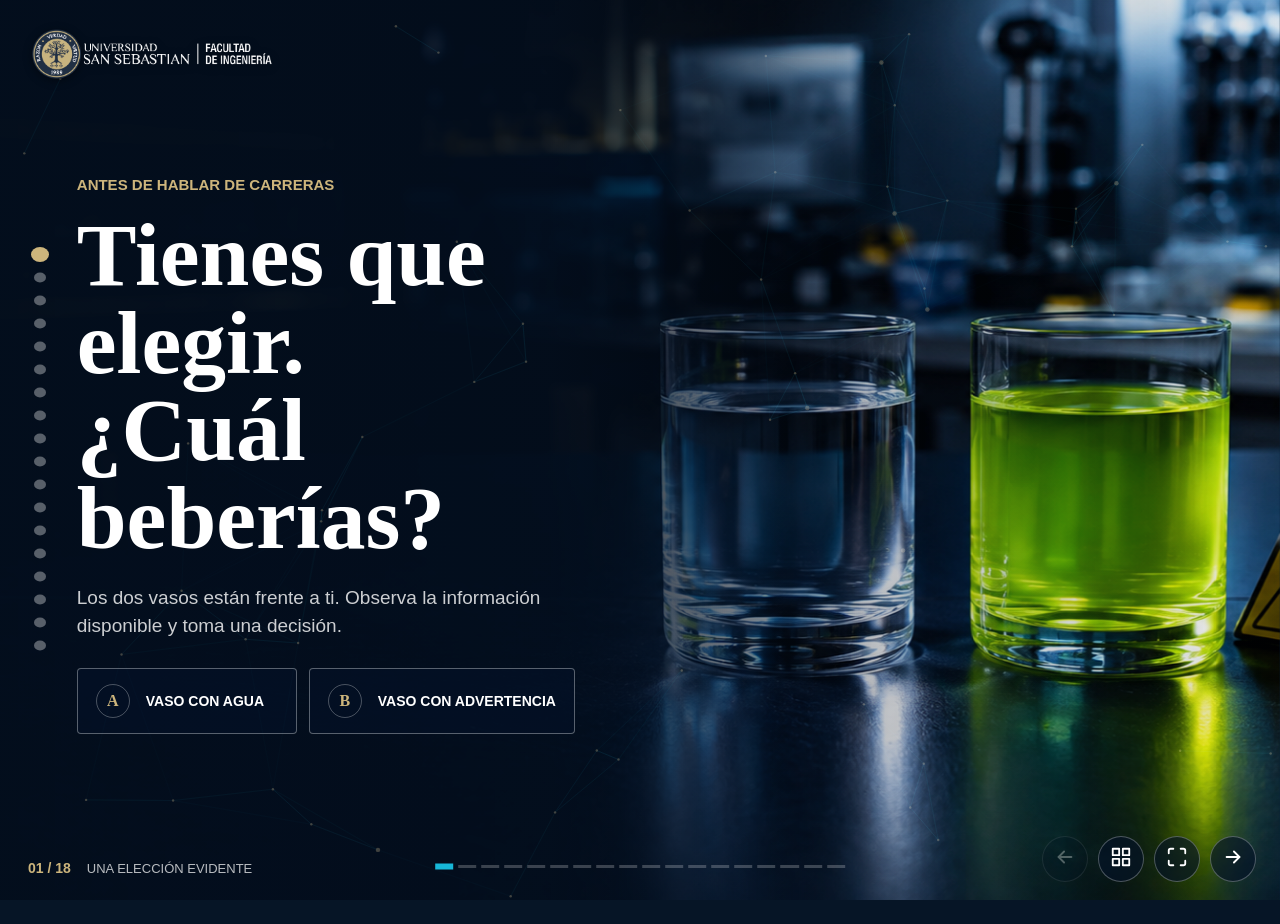
<file: ingenieria-civil-industrial/index.html>
<!doctype html>
<html lang="es">
  <head>
    <meta charset="UTF-8" />
    <meta name="viewport" content="width=device-width, initial-scale=1.0, viewport-fit=cover" />
    <meta name="theme-color" content="#f7f9fb" />
    <meta name="description" content="Presentación interactiva para estudiantes de 4º medio sobre el quehacer de Ingeniería Civil Industrial USS." />
    <title>Ingeniería Civil Industrial USS | Diseñar sistemas que funcionan</title>
    <link rel="icon" href="data:," />
    <link rel="preload" as="image" href="assets/industrial-hero-systems.png" />
    <link rel="preload" as="image" href="assets/vasos-eleccion-informada.png" />
    <link rel="preload" as="image" href="assets/vasos-incertidumbre.png" />
    <link rel="preload" as="image" href="assets/industrial-operations-control.png" />
    <link rel="preload" as="image" href="assets/industrial-day-in-life.png" />
    <link rel="preload" as="image" href="assets/industrial-factory-challenge.png" />
    <link rel="stylesheet" href="styles.css" />
    <link rel="stylesheet" href="ai-demo.css" />
  </head>
  <body>
    <canvas id="signal-canvas" class="signal-canvas" aria-hidden="true"></canvas>

    <main class="deck" id="deck" aria-live="polite">
      <section class="scene scene--dark opening-scene is-active" data-title="Una elección evidente">
        <img class="scene__media" src="assets/vasos-eleccion-informada.png" alt="Dos vasos: uno contiene agua transparente y el otro una sustancia verde con una señal de peligro" />
        <div class="opening-image-shade" aria-hidden="true"></div>
        <div class="scene__inner opening-glass-layout">
          <p class="section-label section-label--gold reveal">Antes de hablar de carreras</p>
          <h1 class="reveal delay-1">Tienes que elegir.<br />¿Cuál beberías?</h1>
          <p class="opening-lead reveal delay-2">Los dos vasos están frente a ti. Observa la información disponible y toma una decisión.</p>
          <div class="opening-choice-row reveal delay-3" role="group" aria-label="Elegir uno de los vasos">
            <button class="opening-choice" type="button" data-opening-choice="safe"><span>A</span><strong>Vaso con agua</strong></button>
            <button class="opening-choice" type="button" data-opening-choice="danger"><span>B</span><strong>Vaso con advertencia</strong></button>
          </div>
          <div class="opening-feedback" id="opening-safe-feedback" aria-live="polite" hidden></div>
        </div>
      </section>

      <section class="scene scene--dark opening-scene" data-title="Elegir sin saber">
        <img class="scene__media" src="assets/vasos-incertidumbre.png" alt="Dos vasos idénticos con líquidos transparentes, sin señales que permitan distinguirlos" />
        <div class="opening-image-shade" aria-hidden="true"></div>
        <div class="scene__inner opening-glass-layout">
          <p class="section-label section-label--gold reveal">Ahora cambia una sola cosa</p>
          <h2 class="reveal delay-1">Los dos vasos<br />se ven iguales.</h2>
          <p class="opening-lead reveal delay-2">Uno podría contener veneno. No sabes cuál.</p>
          <p class="opening-question-line reveal delay-2">¿Cuál eliges ahora?</p>
          <div class="opening-choice-row reveal delay-3" role="group" aria-label="Elegir entre dos vasos indistinguibles">
            <button class="opening-choice" type="button" data-uncertain-opening-choice="a"><span>A</span><strong>Vaso izquierdo</strong></button>
            <button class="opening-choice" type="button" data-uncertain-opening-choice="b"><span>B</span><strong>Vaso derecho</strong></button>
          </div>
          <div class="opening-feedback opening-feedback--uncertain" id="opening-uncertain-feedback" aria-live="polite" hidden></div>
        </div>
      </section>

      <section class="scene scene--light scene--technical-edge" data-title="La decisión vocacional">
        <div class="scene__inner opening-evidence-layout">
          <div class="opening-evidence-copy">
            <p class="section-label reveal">La decisión vocacional</p>
            <h2 class="reveal delay-1">Elegir carrera puede sentirse como elegir uno de esos vasos</h2>
            <p class="lede reveal delay-2">No porque sea realmente una decisión de vida o muerte, sino porque el miedo crece cuando sentimos que no tenemos suficiente información.</p>
            <a class="opening-source-link reveal delay-3" href="https://www.carolina.cl/noticias/2026/09/03/escolares-sienten-que-elegir-carrera-es-una-decision-de-vida-o-muerte.html" target="_blank" rel="noopener noreferrer">
              <span>Radio Carolina · 3 septiembre 2026</span>
              <strong>Escolares sienten que elegir carrera es una decisión “de vida o muerte”</strong>
              <em>Consultar noticia</em>
            </a>
          </div>
          <div class="opening-evidence-panel reveal delay-3">
            <article><strong>65%</strong><p>de estudiantes de tercero y cuarto medio siente esta elección como una decisión de “vida o muerte”.</p></article>
            <article><strong>≈80%</strong><p>ya tiene claros sus intereses; la presión aparece por expectativas externas y miedo a equivocarse.</p></article>
            <div class="opening-purpose-statement">
              <span>Nuestra promesa para hoy</span>
              <p>No venimos a elegir por ti. Venimos a mostrarte qué hace realmente un ingeniero civil industrial para que puedas decidir mejor.</p>
            </div>
          </div>
        </div>
      </section>

      <section class="scene scene--hero scene--dark opening-question-scene" data-title="Qué es ingeniería">
        <img class="scene__media" src="assets/industrial-hero-systems.png" alt="Estudiantes analizando un sistema de operaciones con datos, energía y logística" />
        <div class="hero-shade" aria-hidden="true"></div>
        <div class="scene__inner hero-layout opening-question-stage" id="opening-question-stage">
          <div class="opening-question-state">
            <p class="section-label section-label--gold reveal">Pregunta al público</p>
            <h1 class="reveal delay-1">Entonces,<br />¿qué es la ingeniería?</h1>
            <p class="hero-support reveal delay-2">No hay una definición única. Escuchemos dos o tres ideas antes de continuar.</p>
            <button class="command command--primary reveal delay-3" type="button" data-action="reveal-opening-cover"><span>Revelar la propuesta</span><i data-icon="arrow-right" aria-hidden="true"></i></button>
          </div>
          <div class="hero-copy opening-cover-state" aria-hidden="true">
            <p class="brandline reveal">Ingeniería Civil Industrial USS</p>
            <h1 class="reveal delay-1">Diseñar sistemas que funcionan</h1>
            <p class="hero-promise reveal delay-2">Datos, matemáticas y criterio humano para mejorar decisiones reales.</p>
            <p class="hero-support reveal delay-3"><strong>Ingeniería:</strong> comprender un problema, usar conocimiento y crear una solución que funcione en el mundo real.</p>
            <div class="hero-actions reveal delay-4">
              <button class="command command--primary" type="button" data-action="next"><span>Comenzar</span><i data-icon="arrow-right" aria-hidden="true"></i></button>
              <button class="command command--ghost" type="button" data-action="jump" data-target="15"><span>Ir al reto</span></button>
              <button class="command command--ghost" type="button" data-action="reset-opening-cover"><span>Volver a la pregunta</span></button>
            </div>
          </div>
        </div>
      </section>

      <section class="scene scene--light" data-title="Elige tu misión">
        <div class="scene__inner content-layout">
          <p class="section-label reveal">Tu punto de partida</p>
          <h2 class="reveal delay-1">Elige tu misión: ¿qué sistema salvarías primero?</h2>
          <p class="lede reveal delay-2">Una fila, un atraso o un desperdicio son señales de algo más grande. Elige tres desafíos y descubre qué dimensión de Civil Industrial despierta primero tu curiosidad.</p>
          <div class="quiz-grid reveal delay-3">
            <button class="quiz-option" type="button" data-score="operaciones"><i data-icon="users"></i><strong>Una urgencia hospitalaria saturada</strong><span>Flujos, capacidad, turnos y experiencia.</span></button>
            <button class="quiz-option" type="button" data-score="operaciones"><i data-icon="route"></i><strong>Una cadena de suministro con quiebres</strong><span>Inventario, proveedores, rutas y demanda.</span></button>
            <button class="quiz-option" type="button" data-score="sostenibilidad"><i data-icon="leaf"></i><strong>Una planta que desperdicia energía</strong><span>Eficiencia, impacto ambiental y medición.</span></button>
            <button class="quiz-option" type="button" data-score="analitica"><i data-icon="database"></i><strong>Una empresa que decide sin datos</strong><span>Indicadores, evidencia, modelos y control.</span></button>
            <button class="quiz-option" type="button" data-score="gestion"><i data-icon="coins"></i><strong>Un proyecto que se atrasa y encarece</strong><span>Costos, riesgo, planificación y liderazgo.</span></button>
            <button class="quiz-option" type="button" data-score="operaciones"><i data-icon="city"></i><strong>Una ciudad con transporte mal coordinado</strong><span>Sistemas, tiempos, demanda y servicio.</span></button>
          </div>
          <div class="quiz-feedback reveal delay-4">
            <div class="quiz-result" id="quiz-result" aria-live="polite">
              <strong id="quiz-progress">0 de 3 seleccionadas</strong>
              <span id="quiz-message">Elige tu primer desafío.</span>
            </div>
            <button class="quiz-reset" type="button" data-action="reset-quiz" disabled><i data-icon="rotate-ccw" aria-hidden="true"></i><span>Reiniciar</span></button>
          </div>
        </div>
      </section>

      <section class="scene scene--light" data-title="Noticias gancho">
        <div class="scene__inner content-layout">
          <p class="section-label reveal">Ingeniería en las noticias</p>
          <h2 class="reveal delay-1">Los sistemas reales ya están cambiando</h2>
          <p class="lede reveal delay-2">Dos noticias sirven como gancho: muestran que la ingeniería industrial conversa con IA, minería, energía, productividad, logística y sostenibilidad.</p>
          <div class="news-grid reveal delay-3">
            <a class="news-card news-card--ia" href="https://blog.investchile.gob.cl/bloges/codelco-y-microsoft" target="_blank" rel="noopener noreferrer">
              <span class="news-card__source">InvestChile · 6 marzo 2026</span>
              <strong>IA en faenas: productividad, seguridad, automatización y datos</strong>
              <p>Pregunta para abrir conversación: ¿qué decisión no dejarías 100% en manos de una IA?</p>
              <em><i data-icon="external"></i> Abrir noticia</em>
            </a>
            <a class="news-card news-card--energy" href="https://www.minmineria.gob.cl/?noticia=cochilco-eleva-el-precio-promedio-del-cobre-a-us-555-la-libra-para-el-ano-2026" target="_blank" rel="noopener noreferrer">
              <span class="news-card__source">Ministerio de Minería · 19 mayo 2026</span>
              <strong>Más tecnología exige más cobre, energía y mejores operaciones</strong>
              <p>Pregunta para conectar con Industrial: ¿cómo producir más sin destruir más?</p>
              <em><i data-icon="external"></i> Abrir noticia</em>
            </a>
          </div>
        </div>
      </section>

      <section class="scene scene--light scene--day" data-title="Así trabaja">
        <img class="scene__media scene__media--day" src="assets/industrial-day-in-life.png" alt="Estudiantes y un joven profesional analizando un proceso logístico en un laboratorio" />
        <div class="day-fade" aria-hidden="true"></div>
        <div class="scene__inner day-layout">
          <p class="section-label reveal">El quehacer industrial</p>
          <h2 class="reveal delay-1">Así trabaja un ingeniero civil industrial</h2>
          <p class="lede reveal delay-2">No es solo una planilla: recorre procesos, conversa con equipos, construye modelos y convierte una decisión en una mejora que funciona.</p>
          <div class="day-flow reveal delay-3">
            <article><b>01</b><i data-icon="search"></i><strong>Diagnosticar</strong><p>Escuchar, medir y encontrar la causa detrás del síntoma.</p></article>
            <article><b>02</b><i data-icon="chart"></i><strong>Modelar</strong><p>Traducir la realidad en variables, escenarios y restricciones.</p></article>
            <article><b>03</b><i data-icon="route"></i><strong>Optimizar</strong><p>Comparar alternativas con tiempo, presupuesto y riesgo.</p></article>
            <article><b>04</b><i data-icon="tool"></i><strong>Implementar</strong><p>Coordinar personas, probar, medir y volver a mejorar.</p></article>
          </div>
        </div>
      </section>

      <section class="scene scene--image scene--dark" data-title="Mirada sistémica">
        <img class="scene__media" src="assets/industrial-operations-control.png" alt="Equipo revisando logística, producción, tableros y modelos de operación" />
        <div class="media-wash" aria-hidden="true"></div>
        <div class="scene__inner split-overlay">
          <p class="section-label section-label--gold reveal">Mirada sistémica</p>
          <h2 class="reveal delay-1">Cambiar una decisión puede mover todo el sistema</h2>
          <p class="lede reveal delay-2">Si subes producción, puede faltar inventario. Si bajas costos, puede caer la calidad. Si automatizas sin criterio, puedes trasladar el problema a las personas.</p>
          <div class="lens-list reveal delay-3">
            <article><i data-icon="factory" aria-hidden="true"></i><div><strong>Operaciones</strong><p>Capacidad, tiempos, calidad y mejora continua.</p></div></article>
            <article><i data-icon="chart" aria-hidden="true"></i><div><strong>Analítica</strong><p>Datos para estimar, comparar y anticipar.</p></div></article>
            <article><i data-icon="coins" aria-hidden="true"></i><div><strong>Gestión</strong><p>Costos, proyectos, estrategia y recursos.</p></div></article>
            <article><i data-icon="leaf" aria-hidden="true"></i><div><strong>Sostenibilidad</strong><p>Impacto económico, social y ambiental.</p></div></article>
          </div>
        </div>
      </section>

      <section class="scene scene--light" data-title="Sellos USS">
        <img class="corner-system-art" src="assets/industrial-system-corner.png" alt="" aria-hidden="true" />
        <div class="scene__inner content-layout">
          <p class="section-label reveal">Conceptos fuerza de la carrera</p>
          <h2 class="reveal delay-1">Tecnología, gestión y liderazgo para mejorar sistemas reales</h2>
          <p class="lede reveal delay-2">El sello USS se vive en proyectos concretos, contacto con organizaciones y herramientas que hoy están transformando las operaciones.</p>
          <div class="attribute-grid attribute-grid--three reveal delay-3">
            <article><i data-icon="tool"></i><strong>Aprender haciendo</strong><p>Proyectos reales desde primer año, desafíos concretos y metodologías ágiles.</p></article>
            <article><i data-icon="users"></i><strong>Conectar con empresas</strong><p>Una red de más de 400 organizaciones acerca experiencias y problemas profesionales.</p></article>
            <article><i data-icon="brain"></i><strong>Dominar herramientas 4.0</strong><p>Data science, IoT, automatización y simulación aplicadas a decisiones reales.</p></article>
          </div>
        </div>
      </section>

      <section class="scene scene--light" data-title="Qué aprenderás">
        <img class="corner-system-art corner-system-art--soft" src="assets/industrial-system-corner.png" alt="" aria-hidden="true" />
        <div class="scene__inner content-layout">
          <p class="section-label reveal">Camino formativo</p>
          <h2 class="reveal delay-1">Diez semestres para pasar de entender problemas a liderar soluciones</h2>
          <p class="lede reveal delay-2">La carrera conecta base científica, herramientas digitales, gestión y proyectos con organizaciones.</p>
          <div class="learning-timeline reveal delay-3">
            <article>
              <span>01-04</span>
              <strong>Base para pensar</strong>
              <p>Matemáticas, física, programación, estadística y economía.</p>
            </article>
            <article>
              <span>05-08</span>
              <strong>Herramientas para modelar</strong>
              <p>Optimización, simulación, analítica, operaciones y proyectos.</p>
            </article>
            <article>
              <span>09-10</span>
              <strong>Decisiones profesionales</strong>
              <p>Logística, calidad, electivos y proyecto de titulación.</p>
            </article>
          </div>
          <div class="program-facts reveal delay-4" aria-label="Datos prácticos de la carrera">
            <span><strong>4 sedes</strong><small>Santiago, Concepción, Valdivia y Puerto Montt</small></span>
            <span><strong>3 rutas</strong><small>Operaciones y logística, finanzas o data science</small></span>
            <span><strong>1 título</strong><small>Ingeniero/a Civil Industrial</small></span>
          </div>
          <p class="program-note reveal delay-4">La malla y la oferta por sede pueden actualizarse. La referencia final siempre es Admisión USS.</p>
        </div>
      </section>

      <section class="scene scene--light" data-title="Dónde trabaja">
        <div class="scene__inner content-layout">
          <p class="section-label reveal">Campos de acción</p>
          <h2 class="reveal delay-1">Civil Industrial cabe donde haya decisiones complejas</h2>
          <p class="lede reveal delay-2">No es una carrera limitada a fábricas. Su forma de pensar permite comprender sistemas, decidir con evidencia y ejecutar con impacto en sectores muy distintos.</p>
          <div class="career-compare career-compare--wide reveal delay-3">
            <article class="career-card">
              <div class="career-image"><img src="assets/industrial-healthcare-operations.png" alt="Equipo coordinando capacidad y flujo de pacientes en un hospital" /></div>
              <div class="career-copy"><i data-icon="users"></i><strong>Salud y servicios</strong><p>Flujos de pacientes, capacidad, turnos, experiencia y calidad de atención.</p></div>
            </article>
            <article class="career-card">
              <div class="career-image"><img src="assets/industrial-data-simulation.png" alt="Estudiantes usando datos y simulación para mejorar una red logística" /></div>
              <div class="career-copy"><i data-icon="brain"></i><strong>Datos, IA e innovación</strong><p>Modelos, tableros, automatización responsable y nuevos negocios.</p></div>
            </article>
            <article class="career-card">
              <div class="career-image"><img src="assets/industrial-sustainable-operations.png" alt="Equipo mejorando energía y producción en una planta sostenible" /></div>
              <div class="career-copy"><i data-icon="leaf"></i><strong>Sostenibilidad y gestión</strong><p>Proyectos, evaluación económica, eficiencia energética e impacto.</p></div>
            </article>
          </div>
        </div>
      </section>

      <section class="scene scene--light" data-title="Matemática aplicada">
        <img class="corner-system-art corner-system-art--math" src="assets/industrial-system-corner.png" alt="" aria-hidden="true" />
        <div class="scene__inner content-layout">
          <p class="section-label reveal">La matemática en acción</p>
          <h2 class="reveal delay-1">Las fórmulas importan cuando ayudan a decidir mejor</h2>
          <p class="lede reveal delay-2">No necesitas entrar sabiéndolo todo. Aprenderás matemáticas para leer incertidumbre, optimizar recursos y defender decisiones con evidencia. La pregunta es: “¿qué decisión puedo mejorar con esto?”.</p>
          <div class="problem-grid reveal delay-3">
            <article><i data-icon="clock" aria-hidden="true"></i><strong>Simulación</strong><p>Probar escenarios antes de cambiar la realidad.</p></article>
            <article><i data-icon="chart" aria-hidden="true"></i><strong>Optimización</strong><p>Elegir rutas, turnos o producción bajo restricciones.</p></article>
            <article><i data-icon="database" aria-hidden="true"></i><strong>Estadística</strong><p>Separar patrones reales de ruido y azar.</p></article>
            <article><i data-icon="coins" aria-hidden="true"></i><strong>Evaluación</strong><p>Comparar costos, beneficios, riesgos e impacto.</p></article>
          </div>
        </div>
      </section>

      <section class="scene scene--light" data-title="Quién decide">
        <img class="corner-system-art corner-system-art--soft" src="assets/industrial-system-corner.png" alt="" aria-hidden="true" />
        <div class="scene__inner content-layout">
          <p class="section-label reveal">La pregunta incómoda</p>
          <h2 class="reveal delay-1">¿Entonces ahora decide la IA?</h2>
          <p class="lede reveal delay-2">Puede reconocer imágenes, anticipar fallas y recomendar acciones. Pero reconocer un patrón no significa comprender el sistema completo ni hacerse cargo de sus consecuencias.</p>
          <div class="ai-flow ai-role-flow reveal delay-3">
            <article><b>01</b><i data-icon="search"></i><strong>Reconoce</strong><p>La IA compara casos y detecta patrones que se repiten.</p></article>
            <article><b>02</b><i data-icon="chart"></i><strong>Predice</strong><p>Estima una categoría, un riesgo o un resultado probable.</p></article>
            <article><b>03</b><i data-icon="tool"></i><strong>Definimos</strong><p>El ingeniero formula la pregunta, el objetivo y las restricciones.</p></article>
            <article><b>04</b><i data-icon="shield"></i><strong>Respondemos</strong><p>Revisamos errores, decidimos y asumimos las consecuencias.</p></article>
          </div>
        </div>
      </section>

      <section class="scene scene--light" data-title="Quick, Draw!">
        <div class="scene__inner content-layout">
          <p class="section-label reveal">IA en acción</p>
          <h2 class="reveal delay-1">¿La IA entiende tu dibujo?</h2>
          <p class="lede reveal delay-2">Quick, Draw! intenta reconocer lo que dibujas en 20 segundos. Observemos cuándo acierta, cuándo se confunde y qué aprendemos de sus errores.</p>
          <div class="quickdraw-stage reveal delay-3">
            <article class="quickdraw-demo">
              <span class="quickdraw-demo__icon"><i data-icon="brain"></i></span>
              <small>Demostración en vivo</small>
              <h3>Quick, Draw!</h3>
              <p>Dibuja un objeto, escucha las predicciones y compara el resultado con tu intención.</p>
              <div class="quickdraw-facts" aria-label="Datos de la demostración">
                <span><strong>20 s</strong><small>por dibujo</small></span>
                <span><strong>6</strong><small>desafíos</small></span>
              </div>
              <div class="quickdraw-actions">
                <a class="command command--primary" href="https://quickdraw.withgoogle.com/" target="_blank" rel="noopener noreferrer"><span>Abrir Quick, Draw!</span><i data-icon="external" aria-hidden="true"></i></a>
                <button class="command command--ghost" type="button" data-action="open-ai-demo"><span>Explorar cómo aprende</span><i data-icon="brain" aria-hidden="true"></i></button>
              </div>
            </article>
            <div class="quickdraw-bridge">
              <p class="quickdraw-bridge__label">La bajada a Civil Industrial</p>
              <div class="quickdraw-bridge-grid">
                <article><b>01</b><div><strong>En el juego</strong><p>Dibujos anteriores.</p></div><i data-icon="arrow-right"></i><div><strong>En la carrera</strong><p>Datos históricos de procesos.</p></div></article>
                <article><b>02</b><div><strong>En el juego</strong><p>Reconoce una categoría.</p></div><i data-icon="arrow-right"></i><div><strong>En la carrera</strong><p>Anticipa fallas, demanda o atrasos.</p></div></article>
                <article><b>03</b><div><strong>Si se equivoca</strong><p>Volvemos a dibujar.</p></div><i data-icon="arrow-right"></i><div><strong>En una operación</strong><p>El error puede afectar personas y recursos.</p></div></article>
              </div>
              <div class="quickdraw-callout"><strong>La IA encuentra un patrón.</strong><span>El ingeniero decide qué significa y qué hacer con él.</span></div>
            </div>
          </div>
        </div>
      </section>

      <section class="scene scene--light" data-title="Podría ser para ti">
        <img class="corner-system-art corner-system-art--profile" src="assets/industrial-system-corner.png" alt="" aria-hidden="true" />
        <div class="scene__inner content-layout">
          <p class="section-label reveal">Para estudiantes de 4º medio</p>
          <h2 class="reveal delay-1">Podría ser para ti si te gusta descubrir por qué algo no funciona</h2>
          <p class="lede reveal delay-2">No existe un único perfil. Puedes llegar por las operaciones, los datos, la tecnología, la sostenibilidad o las ganas de convertir una idea en una mejora real.</p>
          <div class="profile-signals reveal delay-3" aria-label="Señales de afinidad con la carrera">
            <span><b>Si te preguntas...</b> ¿Cómo se organiza mejor esto?</span>
            <span><b>Si te interesa...</b> Decidir con evidencia</span>
            <span><b>Si quieres...</b> Impactar desde lo real</span>
          </div>
          <div class="skill-orbit reveal delay-3">
            <button type="button" class="skill-node is-active" data-skill="analizar"><i data-icon="search"></i><span>Analizar</span></button>
            <button type="button" class="skill-node" data-skill="priorizar"><i data-icon="chart"></i><span>Priorizar</span></button>
            <button type="button" class="skill-node" data-skill="coordinar"><i data-icon="users"></i><span>Coordinar</span></button>
            <button type="button" class="skill-node" data-skill="mejorar"><i data-icon="tool"></i><span>Mejorar</span></button>
          </div>
          <div class="skill-detail reveal delay-4" id="skill-detail"></div>
        </div>
      </section>

      <section class="scene scene--dark scene--challenge" data-title="Reto planta">
        <img class="scene__media challenge-media" src="assets/industrial-factory-challenge.png" alt="Equipo tomando decisiones en una planta y centro de distribución inteligente" />
        <div class="challenge-wash" aria-hidden="true"></div>
        <div class="scene__inner content-layout challenge-layout">
          <div class="challenge-heading reveal">
            <div>
              <p class="section-label section-label--gold">Reto exprés interactivo</p>
              <h2>Planta en crisis</h2>
              <p class="lede">Una empresa entrega kits tecnológicos a colegios. Hay atrasos, fallas de calidad y alto consumo de energía. Elige tres intervenciones sin superar el presupuesto.</p>
            </div>
            <div class="challenge-brief" aria-label="Condiciones del reto">
              <span><i data-icon="clock"></i><strong id="challenge-timer">01:30</strong><small>tiempo</small></span>
              <span><i data-icon="coins"></i><strong id="challenge-budget">100</strong><small>presupuesto</small></span>
              <span><i data-icon="check-circle"></i><strong id="challenge-count">0 / 3</strong><small>decisiones</small></span>
            </div>
          </div>
          <div class="challenge-options reveal delay-1" aria-label="Intervenciones disponibles">
            <button class="challenge-option" type="button" data-challenge="flujo" data-cost="30" data-time="24" data-quality="10" data-costimpact="5" data-sustainability="5"><span class="challenge-option__top"><i data-icon="route"></i><b>30 créditos</b></span><strong>Rediseñar el flujo</strong><small>Separar etapas críticas y eliminar esperas internas.</small><em>Operaciones</em></button>
            <button class="challenge-option" type="button" data-challenge="calidad" data-cost="25" data-time="8" data-quality="25" data-costimpact="4" data-sustainability="0"><span class="challenge-option__top"><i data-icon="shield"></i><b>25 créditos</b></span><strong>Control de calidad</strong><small>Inspección temprana y causa raíz de fallas.</small><em>Calidad</em></button>
            <button class="challenge-option" type="button" data-challenge="tablero" data-cost="35" data-time="18" data-quality="8" data-costimpact="12" data-sustainability="4"><span class="challenge-option__top"><i data-icon="chart"></i><b>35 créditos</b></span><strong>Tablero de datos</strong><small>Demanda, inventario y capacidad en tiempo real.</small><em>Analítica</em></button>
            <button class="challenge-option" type="button" data-challenge="proveedores" data-cost="20" data-time="12" data-quality="14" data-costimpact="6" data-sustainability="2"><span class="challenge-option__top"><i data-icon="network"></i><b>20 créditos</b></span><strong>Mejorar proveedores</strong><small>Menos quiebres, menos reproceso, más estabilidad.</small><em>Supply chain</em></button>
            <button class="challenge-option" type="button" data-challenge="maquina" data-cost="45" data-time="20" data-quality="3" data-costimpact="-18" data-sustainability="-8" data-risk="true"><span class="challenge-option__top"><i data-icon="factory"></i><b>45 créditos</b></span><strong>Comprar otra máquina</strong><small>Aumenta capacidad, pero sin resolver el flujo.</small><em>Riesgo</em></button>
            <button class="challenge-option" type="button" data-challenge="energia" data-cost="15" data-time="2" data-quality="0" data-costimpact="8" data-sustainability="22"><span class="challenge-option__top"><i data-icon="leaf"></i><b>15 créditos</b></span><strong>Plan energético</strong><small>Medir consumo y programar uso eficiente.</small><em>Sostenibilidad</em></button>
          </div>
          <div class="challenge-outcome reveal delay-2" aria-live="polite">
            <div class="challenge-scoreboard">
              <span><small>Entrega</small><strong id="challenge-wait">14 días</strong></span>
              <span><small>Calidad</small><strong id="challenge-coordination">62 / 100</strong></span>
              <span><small>Costo unitario</small><strong id="challenge-trust">100 / 100</strong></span>
            </div>
            <p id="challenge-message">Selecciona tres intervenciones sin superar los 100 créditos.</p>
            <div class="challenge-actions">
              <button class="command command--primary" type="button" data-action="confirm-challenge" disabled><i data-icon="check-circle"></i><span>Confirmar</span></button>
              <button class="command command--ghost" type="button" data-action="reset-challenge"><i data-icon="rotate-ccw"></i><span>Reiniciar</span></button>
            </div>
          </div>
        </div>
      </section>

      <section class="scene scene--light" data-title="Impacto">
        <div class="scene__inner content-layout">
          <p class="section-label reveal">Impacto práctico</p>
          <h2 class="reveal delay-1">Un industrial transforma problemas en decisiones implementables</h2>
          <p class="lede reveal delay-2">La diferencia está en hacerse cargo de la solución completa: números, personas, tecnología, recursos, ética y consecuencias.</p>
          <div class="challenge-rail reveal delay-3">
            <article><i data-icon="city"></i><strong>Servicios</strong><p>Menos espera y mejor experiencia en salud, educación o transporte.</p></article>
            <article><i data-icon="factory"></i><strong>Industria</strong><p>Procesos más seguros, eficientes, trazables y sostenibles.</p></article>
            <article><i data-icon="rocket"></i><strong>Innovación</strong><p>Ideas que pasan de prototipo a operación real.</p></article>
            <article><i data-icon="brain"></i><strong>IA responsable</strong><p>Modelos útiles, auditables y conectados a decisiones humanas.</p></article>
          </div>
        </div>
      </section>

      <section class="scene scene--light scene--close" data-title="Cierre">
        <img class="scene__media scene__media--close" src="assets/industrial-day-in-life.png" alt="Estudiantes trabajando con un modelo logístico y datos" />
        <div class="close-fade" aria-hidden="true"></div>
        <div class="scene__inner close-layout">
          <p class="section-label reveal">Tu próxima decisión</p>
          <h2 class="reveal delay-1">Mirar el sistema completo cambia la solución</h2>
          <p class="lede reveal delay-2">No tienes que saberlo todo hoy. Basta con reconocer qué problemas te dan ganas de entender y mejorar.</p>
          <div class="closing-engagement reveal delay-3">
            <div class="closing-actions">
              <a class="command command--primary" href="https://admision.uss.cl/carreras/ingenieria-civil-industrial" target="_blank" rel="noopener noreferrer"><span>Conocer Civil Industrial</span><i data-icon="external" aria-hidden="true"></i></a>
              <button class="command command--ghost" type="button" data-action="jump" data-target="13"><span>Volver a Quick, Draw!</span></button>
              <button class="command command--ghost" type="button" data-action="jump" data-target="15">Repetir reto</button>
            </div>
            <a class="closing-qr" href="https://admision.uss.cl/carreras/ingenieria-civil-industrial" target="_blank" rel="noopener noreferrer" aria-label="Abrir información de Admisión USS para Ingeniería Civil Industrial">
              <img src="assets/qr-admision-industrial.png" alt="Código QR hacia Admisión USS" />
              <span><strong>Escanea y conoce la carrera</strong><small>Malla, sedes y proceso de admisión</small></span>
            </a>
          </div>
        </div>
      </section>
    </main>

    <div id="ai-demo" class="ai-subdeck" role="dialog" aria-modal="true" aria-label="Cómo aprende una IA visual" aria-hidden="true" tabindex="-1" hidden>
      <main class="deck" id="ai-deck" aria-live="polite">
          <section class="slide slide-light is-active" data-slide="0" aria-labelledby="slide-1-title">
            <header class="slide-header">
              <a class="wordmark" href="#" aria-label="Inicio">IA <span>VISUAL</span></a>
              <p class="eyebrow">01 · EL DESAFÍO</p>
            </header>

            <div class="hook-view" id="hook-view">
              <div class="hook-copy">
                <p class="kicker">Antes de explicar, decide tú</p>
                <h1 id="slide-1-title">¿Perro<br>o <em>gato?</em></h1>
                <p class="lead">Tú puedes usar experiencias, contexto y sentido común. Una máquina necesita transformar imágenes en números y aprender a partir de ejemplos.</p>
                <div class="hook-choice" role="group" aria-label="Elegir perro o gato">
                  <button type="button" data-hook-choice="dog">Perro</button>
                  <button type="button" data-hook-choice="cat">Gato</button>
                </div>
                <div class="hook-feedback" id="hook-feedback" aria-live="polite" hidden>
                  <strong id="hook-result">Es un gato.</strong>
                  <p id="hook-explanation">El disfraz introduce señales que pueden confundir. ¿Cómo enseñamos a una IA a distinguir lo importante?</p>
                  <button class="primary-button" id="show-dataset" type="button">Descubrir cómo aprende</button>
                </div>
              </div>
              <div class="hook-visual">
                <div class="hook-image" role="img" aria-label="Gato usando un disfraz con orejas de perro">
                  <div class="hook-question-mark" aria-hidden="true">?</div>
                </div>
                <p><strong>Haz tu predicción.</strong> No hay trampa: hay información que compite.</p>
              </div>
            </div>

            <div class="dataset-view" id="dataset-view" hidden>
              <div class="headline-block">
                <p class="kicker">Datos y etiquetas</p>
                <h2>No le damos una regla.<br><em>Le mostramos ejemplos.</em></h2>
                <p class="lead">Cada imagen necesita una etiqueta correcta. Con suficientes ejemplos, el modelo comienza a buscar patrones que separan una clase de otra.</p>
                <div class="dataset-action">
                  <button class="primary-button" id="label-data" type="button">Etiquetar ejemplos</button>
                  <div class="dataset-count" aria-live="polite">
                    <strong id="labeled-count">0</strong><span>/ 8 imágenes</span>
                  </div>
                </div>
              </div>

              <div class="dataset-stage" aria-label="Conjunto de imágenes de entrenamiento">
                <div class="training-grid">
                  <article class="sample sample-cat image-cell train-1"><span>Gato</span></article>
                  <article class="sample sample-cat image-cell train-2"><span>Gato</span></article>
                  <article class="sample sample-cat image-cell train-3"><span>Gato</span></article>
                  <article class="sample sample-cat image-cell train-4"><span>Gato</span></article>
                  <article class="sample sample-dog image-cell train-5"><span>Perro</span></article>
                  <article class="sample sample-dog image-cell train-6"><span>Perro</span></article>
                  <article class="sample sample-dog image-cell train-7"><span>Perro</span></article>
                  <article class="sample sample-dog image-cell train-8"><span>Perro</span></article>
                </div>
                <div class="dataset-rule">
                  <span aria-hidden="true"></span>
                  <p><strong>La variedad importa.</strong> Ángulos, tamaños, fondos y luces diferentes ayudan a evitar atajos.</p>
                </div>
              </div>
            </div>
          </section>

          <section class="slide slide-dark" data-slide="1" aria-labelledby="slide-2-title" hidden>
            <header class="slide-header">
              <a class="wordmark wordmark-light" href="#" aria-label="Inicio">IA <span>VISUAL</span></a>
              <p class="eyebrow eyebrow-light">02 · ENTRENAMIENTO</p>
            </header>

            <div class="training-heading">
              <div>
                <p class="kicker kicker-cyan">Aprender es corregirse</p>
                <h2 id="slide-2-title">Mira cómo el modelo<br><em>reduce su error.</em></h2>
              </div>
              <p class="training-intro">La imagen se convierte en números. La red ajusta sus conexiones, compara su respuesta con la etiqueta y vuelve a intentarlo.</p>
            </div>

            <div class="training-lab">
              <div class="lab-stage input-stage">
                <p class="stage-label">ENTRADA</p>
                <div class="model-input image-cell train-6" aria-label="Imagen de perro">
                  <div class="pixel-scan" aria-hidden="true"></div>
                </div>
                <p>Una imagen</p>
              </div>

              <div class="flow-arrow" aria-hidden="true">→</div>

              <div class="lab-stage network-stage">
                <div class="stage-label-row">
                  <p class="stage-label">MODELO</p>
                  <span>busca patrones</span>
                </div>
                <svg class="network" id="network" viewBox="0 0 520 260" role="img" aria-label="Red neuronal simplificada">
                  <g class="network-lines" id="network-lines"></g>
                  <g class="nodes input-nodes">
                    <circle cx="55" cy="48" r="12"/><circle cx="55" cy="102" r="12"/><circle cx="55" cy="158" r="12"/><circle cx="55" cy="212" r="12"/>
                  </g>
                  <g class="nodes hidden-nodes">
                    <circle cx="250" cy="32" r="15"/><circle cx="250" cy="81" r="15"/><circle cx="250" cy="130" r="15"/><circle cx="250" cy="179" r="15"/><circle cx="250" cy="228" r="15"/>
                  </g>
                  <g class="nodes output-nodes">
                    <circle cx="462" cy="93" r="19"/><circle cx="462" cy="174" r="19"/>
                  </g>
                </svg>
                <div class="feature-row" id="feature-row">
                  <span>Bordes</span><span>Texturas</span><span>Formas</span>
                </div>
              </div>

              <div class="flow-arrow" aria-hidden="true">→</div>

              <div class="lab-stage output-stage">
                <p class="stage-label">SALIDA</p>
                <div class="probability probability-dog">
                  <div><span>Perro</span><strong id="train-dog-value">50%</strong></div>
                  <div class="probability-track"><span id="train-dog-bar" style="width:50%"></span></div>
                </div>
                <div class="probability probability-cat">
                  <div><span>Gato</span><strong id="train-cat-value">50%</strong></div>
                  <div class="probability-track"><span id="train-cat-bar" style="width:50%"></span></div>
                </div>
                <div class="metric-pair">
                  <div><span>ÉPOCA</span><strong id="epoch-value">0</strong></div>
                  <div><span>ERROR</span><strong id="loss-value">0,69</strong></div>
                </div>
              </div>
            </div>

            <div class="training-controls">
              <button class="primary-button primary-button-light" id="train-step" type="button">Entrenar una ronda</button>
              <button class="text-button" id="train-auto" type="button">Ver entrenamiento completo</button>
              <p id="training-caption">Al comienzo, el modelo responde casi al azar.</p>
            </div>
            <div class="training-cycle" aria-label="Ciclo de entrenamiento">
              <span><b>1</b> Predice</span><span><b>2</b> Compara</span><span><b>3</b> Mide el error</span><span><b>4</b> Ajusta y repite</span>
            </div>
          </section>

          <section class="slide slide-light" data-slide="2" aria-labelledby="slide-3-title" hidden>
            <header class="slide-header">
              <a class="wordmark" href="#" aria-label="Inicio">IA <span>VISUAL</span></a>
              <p class="eyebrow">03 · PRUEBA</p>
            </header>

            <div class="test-layout">
              <div class="test-copy">
                <p class="kicker">Ahora llega algo nuevo</p>
                <h2 id="slide-3-title">¿Qué ve la IA?</h2>
                <p class="lead">Elige una imagen. El modelo no recupera una respuesta memorizada: compara patrones y asigna probabilidades.</p>

                <div class="test-picker" role="group" aria-label="Elegir imagen de prueba">
                  <button class="test-thumb image-cell test-1 is-selected" data-test="dog" type="button"><span>Claro</span></button>
                  <button class="test-thumb image-cell test-2" data-test="cat" type="button"><span>Contexto nuevo</span></button>
                  <button class="test-thumb image-cell test-3" data-test="ambiguous" type="button"><span>Ambiguo</span></button>
                  <button class="test-thumb image-cell test-4" data-test="hidden" type="button"><span>Oculto</span></button>
                </div>
                <button class="primary-button" id="classify-button" type="button">Clasificar imagen</button>
              </div>

              <div class="classifier-stage">
                <div class="selected-image image-cell test-1" id="selected-image" aria-label="Imagen seleccionada">
                  <div class="scan-line" aria-hidden="true"></div>
                  <div class="focus-grid" aria-hidden="true"></div>
                </div>
                <div class="classification-result" id="classification-result">
                  <p class="result-label">RESULTADO DEL MODELO</p>
                  <h3 id="prediction-title">Esperando imagen…</h3>
                  <div class="result-probabilities" aria-label="Probabilidades del modelo">
                    <div>
                      <p><span>Perro</span><strong id="result-dog-value">—</strong></p>
                      <div class="result-track"><span id="result-dog-bar" style="width:0%"></span></div>
                    </div>
                    <div>
                      <p><span>Gato</span><strong id="result-cat-value">—</strong></p>
                      <div class="result-track result-track-gold"><span id="result-cat-bar" style="width:0%"></span></div>
                    </div>
                  </div>
                  <p class="result-explanation" id="result-explanation">Pulsa “Clasificar imagen” para observar el cálculo.</p>
                </div>
              </div>
            </div>

            <p class="big-idea"><strong>Idea clave:</strong> confianza no significa verdad. La IA calcula qué etiqueta parece más probable según lo que aprendió.</p>
          </section>

          <section class="slide slide-bias" data-slide="3" aria-labelledby="slide-4-title" hidden>
            <header class="slide-header">
              <a class="wordmark" href="#" aria-label="Inicio">IA <span>VISUAL</span></a>
              <p class="eyebrow">04 · SESGOS Y ERRORES</p>
            </header>

            <div class="bias-heading">
              <div>
                <p class="kicker">Cuando la IA aprende un atajo</p>
                <h2 id="slide-4-title">Los errores no aparecen<br><em>de la nada.</em></h2>
              </div>
              <p class="lead">A veces el modelo aprende algo distinto a lo que imaginamos. Explora qué puede fallar y cómo detectarlo.</p>
            </div>

            <div class="error-tabs" role="tablist" aria-label="Tipos de error de una IA visual">
              <button class="is-active" data-error="context" type="button" role="tab">Atajo de contexto</button>
              <button data-error="light" type="button" role="tab">Poca luz</button>
              <button data-error="hidden" type="button" role="tab">Información oculta</button>
              <button data-error="unknown" type="button" role="tab">Caso nunca visto</button>
            </div>

            <div class="bias-lab">
              <div class="bias-data">
                <div id="context-controls">
                  <div class="segmented-control" role="group" aria-label="Tipo de conjunto de entrenamiento">
                    <button class="is-active" data-bias-mode="biased" type="button">Datos sesgados</button>
                    <button data-bias-mode="balanced" type="button">Datos diversos</button>
                  </div>
                  <p class="bias-subtitle" id="bias-subtitle">Todos los gatos aparecen dentro; casi todos los perros, sobre pasto.</p>
                  <div class="bias-grid" id="bias-grid" aria-label="Ejemplos usados para entrenar">
                    <div class="bias-sample image-cell train-1"><span>Gato · interior</span></div>
                    <div class="bias-sample image-cell train-2"><span>Gato · interior</span></div>
                    <div class="bias-sample image-cell train-3"><span>Gato · interior</span></div>
                    <div class="bias-sample image-cell train-5"><span>Perro · pasto</span></div>
                    <div class="bias-sample image-cell train-6"><span>Perro · pasto</span></div>
                    <div class="bias-sample image-cell train-7"><span>Perro · exterior</span></div>
                  </div>
                </div>
                <div class="error-detail" id="error-detail" hidden>
                  <p class="result-label">QUÉ ESTÁ FALLANDO</p>
                  <h3 id="error-detail-title">La imagen perdió información útil</h3>
                  <p id="error-detail-copy">Menos contraste y menos detalle vuelven menos confiables los patrones aprendidos.</p>
                  <div class="error-signals">
                    <span><b>Detectar</b> Probar bajo condiciones reales</span>
                    <span><b>Corregir</b> Agregar ejemplos diversos</span>
                    <span><b>Decidir</b> Permitir que el sistema se abstenga</span>
                  </div>
                </div>
              </div>

              <div class="bias-test">
                <p class="stage-label" id="error-image-label">NUEVA IMAGEN: GATO AL AIRE LIBRE</p>
                <div class="bias-image image-cell test-2" id="error-image">
                  <div class="attention-box" id="attention-box" aria-hidden="true"><span id="attention-label">PASTO</span></div>
                </div>
              </div>

              <div class="bias-outcome" aria-live="polite">
                <p class="result-label">RESPUESTA</p>
                <h3 id="bias-prediction">Perro · 71%</h3>
                <div class="bias-meter"><span id="bias-meter-bar" style="width:71%"></span></div>
                <p id="bias-explanation">El modelo tomó un atajo: asoció el pasto con “perro”. El dato de contexto pesó más que el animal.</p>
                <div class="question-card">
                  <span>LA PREGUNTA HUMANA</span>
                  <strong id="error-question">¿Qué datos faltan y a quién perjudica el error?</strong>
                </div>
              </div>
            </div>

            <p class="closing-statement">Un buen sistema no solo mide cuántas veces acierta: investiga cuándo falla y con quién.</p>
          </section>

          <section class="slide slide-closing" data-slide="4" aria-labelledby="slide-5-title" hidden>
            <header class="slide-header">
              <a class="wordmark wordmark-light" href="#" aria-label="Inicio">IA <span>VISUAL</span></a>
              <p class="eyebrow eyebrow-light">05 · EL ROL HUMANO</p>
            </header>

            <div class="closing-layout">
              <div class="closing-copy">
                <p class="kicker kicker-cyan">Casos reales · decisiones reales</p>
                <h2 id="slide-5-title">El error no se queda<br><em>en la pantalla.</em></h2>
                <p>Cuando una IA participa en un sistema real, el sesgo puede cambiar quién obtiene un trabajo, atención médica o protección.</p>
              </div>

              <div class="real-case-grid">
                <article>
                  <div class="case-meta"><span>CONTRATACIÓN · 2023</span><b>+200</b></div>
                  <h3>Un filtro automático excluyó por edad</h3>
                  <p>La EEOC informó que el software de iTutorGroup rechazó automáticamente a más de 200 postulantes calificados según edad y sexo.</p>
                  <div class="case-lesson"><strong>Lección de ingeniería</strong><span>Auditar reglas y resultados por grupo, no solo la velocidad del proceso.</span></div>
                  <a href="https://www.eeoc.gov/newsroom/itutorgroup-pay-365000-settle-eeoc-discriminatory-hiring-suit" target="_blank" rel="noopener noreferrer">Fuente: EEOC</a>
                </article>
                <article>
                  <div class="case-meta"><span>SALUD Y RECURSOS · 2019</span><b>17,7→46,5%</b></div>
                  <h3>Optimizar costo no era optimizar salud</h3>
                  <p>Un algoritmo usó gasto médico como sustituto de necesidad. Corregirlo habría elevado de 17,7% a 46,5% la proporción de pacientes negros seleccionados para apoyo.</p>
                  <div class="case-lesson"><strong>Lección de ingeniería</strong><span>Una métrica conveniente puede representar mal el objetivo verdadero.</span></div>
                  <a href="https://doi.org/10.1126/science.aax2342" target="_blank" rel="noopener noreferrer">Fuente: Science</a>
                </article>
                <article>
                  <div class="case-meta"><span>MOVILIDAD AUTÓNOMA · 2019</span><b>VISIÓN</b></div>
                  <h3>No todos los peatones se detectaban igual</h3>
                  <p>Un estudio encontró diferencias de desempeño según tono de piel que no se explicaban únicamente por horario u oclusión.</p>
                  <div class="case-lesson"><strong>Lección de ingeniería</strong><span>El promedio no basta: hay que validar personas y condiciones distintas.</span></div>
                  <a href="https://arxiv.org/abs/1902.11097" target="_blank" rel="noopener noreferrer">Fuente: Wilson et al.</a>
                </article>
              </div>

              <div class="engineering-close">
                <strong>El rol del ingeniero:</strong>
                <span>definir el objetivo correcto</span><i>→</i><span>validar dónde falla</span><i>→</i><span>responder por la decisión</span>
              </div>

              <div class="closing-actions">
                <a class="primary-button return-button" id="return-button" href="#">Volver a Ingeniería Civil Industrial</a>
                <button class="text-button" id="restart-demo" type="button">Reiniciar la demostración</button>
              </div>
              <p class="simulation-note">Las láminas 1–4 son una simulación didáctica. Los casos de esta lámina provienen de las fuentes enlazadas.</p>
            </div>
          </section>
        </main>

        <nav class="deck-controls" aria-label="Controles de la presentación">
          <div class="slide-index"><strong id="current-slide">01</strong><span>/ 05</span></div>
          <div class="progress-track" aria-hidden="true"><span id="progress-bar"></span></div>
          <div class="nav-buttons"><button id="ai-demo-close" type="button" title="Cerrar demostración" aria-label="Cerrar demostración">×</button>
            <button id="reset-button" type="button" title="Reiniciar la lámina" aria-label="Reiniciar la lámina">↻</button>
            <button id="fullscreen-button" type="button" title="Pantalla completa" aria-label="Pantalla completa">⛶</button>
            <button id="prev-button" type="button" title="Lámina anterior" aria-label="Lámina anterior">←</button>
            <button id="next-button" type="button" title="Lámina siguiente" aria-label="Lámina siguiente">→</button>
          </div>
        </nav>
    </div>

    <header class="topbar" aria-label="Identidad de presentación">
      <img class="topbar__logo topbar__logo--on-light" src="assets/uss-facultad-ingenieria-color.png" alt="" aria-hidden="true" />
      <img class="topbar__logo topbar__logo--on-dark" src="assets/uss-facultad-ingenieria-white.png" alt="" aria-hidden="true" />
    </header>

    <aside class="chapter-meta" aria-live="polite">
      <strong id="chapter-number">01 / 18</strong>
      <span id="chapter-title">Una elección evidente</span>
    </aside>

    <nav class="rail-nav" aria-label="Capítulos"></nav>
    <div class="progress" id="progress" aria-hidden="true"></div>

    <nav class="deck-controls" aria-label="Controles de presentación">
      <button class="icon-button" type="button" data-action="prev" aria-label="Capítulo anterior" data-tooltip="Anterior"><i data-icon="arrow-left"></i></button>
      <button class="icon-button" type="button" data-action="overview" aria-label="Abrir panorama" data-tooltip="Panorama"><i data-icon="grid"></i></button>
      <button class="icon-button fullscreen-button" type="button" data-action="fullscreen" aria-label="Pantalla completa" data-tooltip="Pantalla completa"><i data-icon="expand"></i></button>
      <button class="icon-button" type="button" data-action="next" aria-label="Capítulo siguiente" data-tooltip="Siguiente"><i data-icon="arrow-right"></i></button>
    </nav>

    <dialog class="overview" id="overview" aria-labelledby="overview-title">
      <div class="overview__header">
        <h2 id="overview-title">Panorama</h2>
        <button class="icon-button" type="button" data-action="close-overview" aria-label="Cerrar"><i data-icon="x"></i></button>
      </div>
      <div class="overview__list" id="overview-list"></div>
    </dialog>

    <dialog class="challenge-report" id="challenge-report" aria-labelledby="challenge-report-title">
      <div class="challenge-report__shell">
        <header class="challenge-report__header">
          <div>
            <p id="challenge-report-kicker">Informe de la estrategia</p>
            <h2 id="challenge-report-title">Resultado del reto</h2>
            <p id="challenge-report-summary">Aquí aparecerá la explicación de tus decisiones.</p>
          </div>
          <button class="icon-button" type="button" data-action="close-challenge-report" aria-label="Cerrar resultado"><i data-icon="x"></i></button>
        </header>

        <div class="challenge-report__body">
          <section class="challenge-report__chart" aria-labelledby="challenge-chart-title">
            <div class="challenge-report__section-title">
              <span>01</span>
              <div><h3 id="challenge-chart-title">Antes y después</h3><p>El gráfico compara el punto de partida con el impacto de la estrategia.</p></div>
            </div>
            <div class="challenge-chart-legend" aria-hidden="true"><span><i></i>Antes</span><span><i></i>Después</span></div>
            <div class="challenge-chart" id="challenge-chart"></div>
          </section>

          <section class="challenge-report__decisions" aria-labelledby="challenge-decisions-title">
            <div class="challenge-report__section-title">
              <span>02</span>
              <div><h3 id="challenge-decisions-title">Qué produjo cada decisión</h3><p id="challenge-report-meta">Tres intervenciones dentro del presupuesto.</p></div>
            </div>
            <div class="challenge-decision-list" id="challenge-decision-list"></div>
          </section>

          <section class="challenge-report__reading" aria-labelledby="challenge-reading-title">
            <div class="challenge-report__section-title">
              <span>03</span>
              <div><h3 id="challenge-reading-title">Lectura industrial</h3><p>Una decisión se evalúa por lo que mejora y por las consecuencias que introduce.</p></div>
            </div>
            <div class="challenge-reading-grid">
              <article><i data-icon="factory"></i><div><strong>Operaciones</strong><p id="challenge-industrial-reading"></p></div></article>
              <article><i data-icon="database"></i><div><strong>Analítica</strong><p id="challenge-informatics-reading"></p></div></article>
              <article><i data-icon="shield"></i><div><strong>Riesgo principal</strong><p id="challenge-risk-reading"></p></div></article>
              <article><i data-icon="search"></i><div><strong>Siguiente paso</strong><p id="challenge-next-reading"></p></div></article>
            </div>
          </section>
        </div>

        <footer class="challenge-report__footer">
          <p><strong>Idea clave:</strong> mejorar un indicador no basta; la solución debe funcionar para el sistema completo.</p>
          <div>
            <button class="command command--ghost" type="button" data-action="close-challenge-report"><span>Volver al resultado</span></button>
            <button class="command command--primary" type="button" data-action="reset-challenge"><i data-icon="rotate-ccw"></i><span>Probar otra estrategia</span></button>
          </div>
        </footer>
      </div>
    </dialog>

    <script src="js/ai-demo.js"></script>
    <script src="js/app.js"></script>
  </body>
</html>
</file>
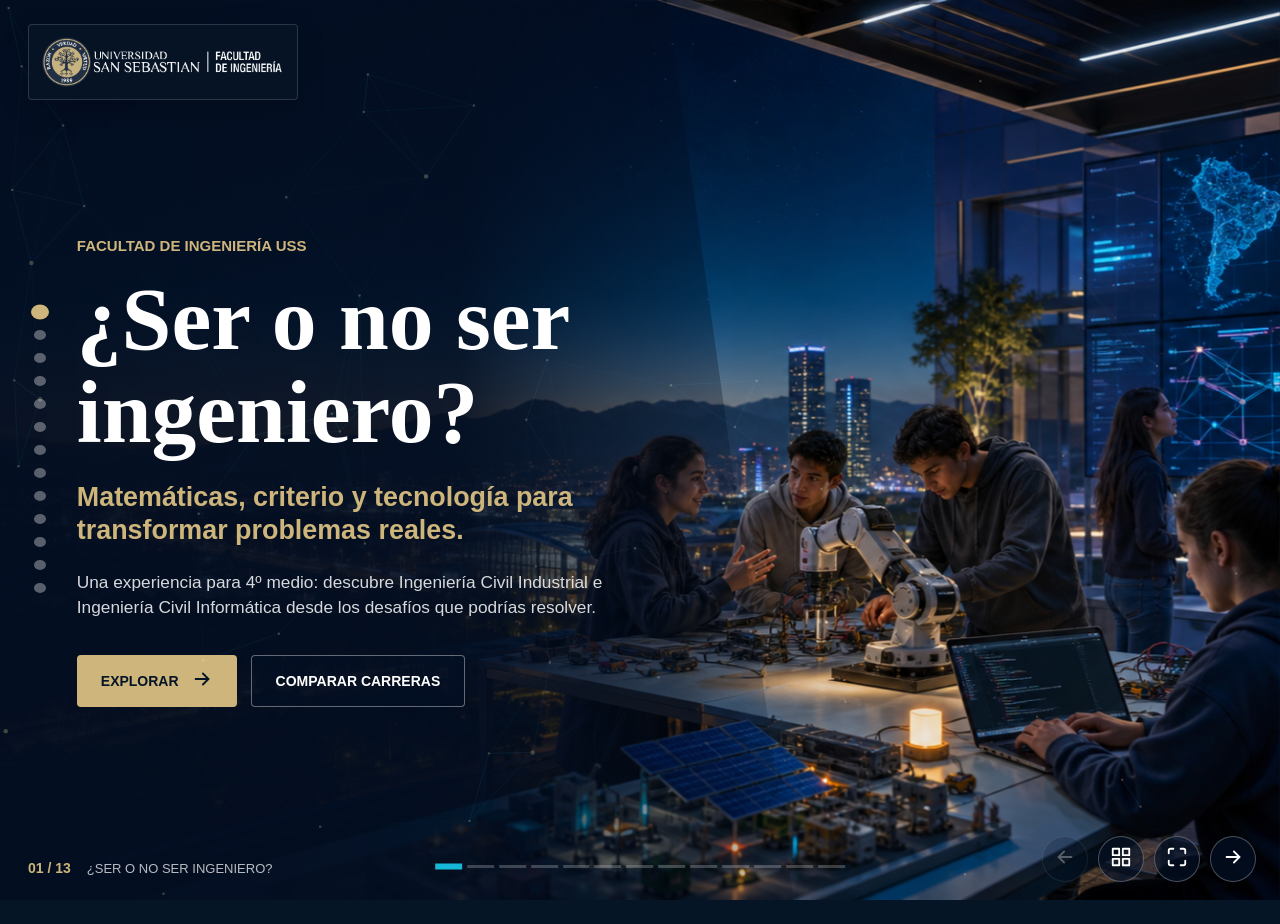
<file: ingenierias-industrial-informatica/index.html>
<!doctype html>
<html lang="es">
  <head>
    <meta charset="UTF-8" />
    <meta name="viewport" content="width=device-width, initial-scale=1.0, viewport-fit=cover" />
    <meta name="theme-color" content="#061526" />
    <meta name="description" content="Presentación interactiva para estudiantes de 4º medio sobre Ingeniería Civil Industrial e Ingeniería Civil Informática." />
    <title>Ingenierías USS | Industrial e Informática</title>
    <link rel="preload" as="image" href="assets/hero-engineering-future.png" />
    <link rel="preload" as="image" href="assets/industrial-systems.png" />
    <link rel="preload" as="image" href="assets/informatica-ai-lab.png" />
    <link rel="stylesheet" href="styles.css" />
  </head>
  <body>
    <canvas id="signal-canvas" class="signal-canvas" aria-hidden="true"></canvas>

    <main class="deck" id="deck" aria-live="polite">
      <section class="scene scene--hero scene--dark is-active" data-title="¿Ser o no ser ingeniero?">
        <img class="scene__media" src="assets/hero-engineering-future.png" alt="Estudiantes explorando robótica, datos e infraestructura sostenible" />
        <div class="hero-shade" aria-hidden="true"></div>
        <div class="scene__inner hero-layout">
          <div class="hero-copy">
            <p class="brandline reveal">Facultad de Ingeniería USS</p>
            <h1 class="reveal delay-1">¿Ser o no ser ingeniero?</h1>
            <p class="hero-promise reveal delay-2">Matemáticas, criterio y tecnología para transformar problemas reales.</p>
            <p class="hero-support reveal delay-3">Una experiencia para 4º medio: descubre Ingeniería Civil Industrial e Ingeniería Civil Informática desde los desafíos que podrías resolver.</p>
            <div class="hero-actions reveal delay-4">
              <button class="command command--primary" type="button" data-action="next">
                <span>Explorar</span><i data-icon="arrow-right" aria-hidden="true"></i>
              </button>
              <button class="command command--ghost" type="button" data-action="jump" data-target="6">
                <span>Comparar carreras</span>
              </button>
            </div>
          </div>
        </div>
      </section>

      <section class="scene scene--light" data-title="Por qué importa">
        <div class="scene__inner content-layout">
          <p class="section-label reveal">El punto de partida</p>
          <h2 class="reveal delay-1">La ingeniería comienza cuando alguien decide que un problema sí importa</h2>
          <p class="lede reveal delay-2">Agua, salud, energía, transporte, software, datos e industria necesitan personas capaces de entender, modelar, diseñar y probar soluciones.</p>
          <div class="problem-grid reveal delay-3">
            <article><i data-icon="users" aria-hidden="true"></i><strong>Personas</strong><p>Mejorar experiencias, servicios y decisiones cotidianas.</p></article>
            <article><i data-icon="cpu" aria-hidden="true"></i><strong>Tecnología</strong><p>Crear sistemas que funcionen, escalen y sean confiables.</p></article>
            <article><i data-icon="leaf" aria-hidden="true"></i><strong>Sostenibilidad</strong><p>Usar recursos con inteligencia y medir impactos.</p></article>
            <article><i data-icon="factory" aria-hidden="true"></i><strong>Industria</strong><p>Coordinar procesos, datos, equipos y operaciones.</p></article>
          </div>
        </div>
      </section>

      <section class="scene scene--dark" data-title="La matemática en acción">
        <div class="scene__inner content-layout">
          <p class="section-label section-label--gold reveal">La matemática no es el final: es el lenguaje</p>
          <h2 class="reveal delay-1">Sirve para leer lo que no se ve a simple vista</h2>
          <p class="lede reveal delay-2">Si puedes detectar patrones, comparar alternativas y explicar una decisión, ya estás usando una parte central del pensamiento ingenieril.</p>
          <div class="math-stage reveal delay-3" aria-label="Matemática aplicada">
            <div class="formula-card is-live"><b>f(x)</b><span>Modelar</span><p>Convertir una situación real en variables.</p></div>
            <div class="formula-card"><b>Δ</b><span>Cambiar</span><p>Entender cómo evoluciona un sistema.</p></div>
            <div class="formula-card"><b>P</b><span>Decidir</span><p>Trabajar con incertidumbre y datos incompletos.</p></div>
            <div class="formula-card"><b>min</b><span>Optimizar</span><p>Elegir la mejor opción bajo límites reales.</p></div>
          </div>
        </div>
      </section>

      <section class="scene scene--light" data-title="Dos rutas">
        <div class="scene__inner content-layout">
          <p class="section-label reveal">Dos carreras, dos formas de impactar</p>
          <h2 class="reveal delay-1">Industrial mejora sistemas. Informática crea tecnología.</h2>
          <p class="lede reveal delay-2">Ambas usan matemáticas, datos, creatividad y pensamiento crítico; cambian el tipo de problema que miras primero.</p>
          <div class="career-compare reveal delay-3">
            <article class="career-card" data-career-card="industrial">
              <div class="career-image"><img src="assets/industrial-systems.png" alt="Estudiantes trabajando en modelos de procesos, logística y sostenibilidad" /></div>
              <div class="career-copy">
                <i data-icon="factory" aria-hidden="true"></i>
                <strong>Ingeniería Civil Industrial</strong>
                <p>Diseña y mejora sistemas donde interactúan personas, procesos, datos, recursos y tecnología.</p>
              </div>
            </article>
            <article class="career-card" data-career-card="informatica">
              <div class="career-image"><img src="assets/informatica-ai-lab.png" alt="Estudiantes programando y probando tecnología con IA y sensores" /></div>
              <div class="career-copy">
                <i data-icon="code" aria-hidden="true"></i>
                <strong>Ingeniería Civil Informática</strong>
                <p>Construye software, IA, plataformas y soluciones digitales que conectan datos con decisiones.</p>
              </div>
            </article>
          </div>
        </div>
      </section>

      <section class="scene scene--image scene--dark" data-title="Industrial">
        <img class="scene__media" src="assets/industrial-systems.png" alt="Modelo de logística, operaciones y sostenibilidad" />
        <div class="media-wash" aria-hidden="true"></div>
        <div class="scene__inner split-overlay">
          <p class="section-label section-label--gold reveal">Ingeniería Civil Industrial</p>
          <h2 class="reveal delay-1">Mirar el sistema completo cambia la solución</h2>
          <p class="lede reveal delay-2">Industrial pregunta cómo coordinar mejor personas, procesos, recursos, tecnología y datos para que una organización funcione con más impacto.</p>
          <div class="lens-list reveal delay-3">
            <article><i data-icon="route" aria-hidden="true"></i><div><strong>Operaciones</strong><p>Flujos, capacidad, calidad y mejora continua.</p></div></article>
            <article><i data-icon="chart" aria-hidden="true"></i><div><strong>Decisiones</strong><p>Costos, beneficios, riesgos y prioridades.</p></div></article>
            <article><i data-icon="database" aria-hidden="true"></i><div><strong>Datos</strong><p>Modelos para comprender y anticipar.</p></div></article>
            <article><i data-icon="leaf" aria-hidden="true"></i><div><strong>Sostenibilidad</strong><p>Impacto económico, social y ambiental.</p></div></article>
          </div>
        </div>
      </section>

      <section class="scene scene--image scene--dark" data-title="Informática">
        <img class="scene__media scene__media--right" src="assets/informatica-ai-lab.png" alt="Laboratorio de software, IA y sensores" />
        <div class="media-wash media-wash--left" aria-hidden="true"></div>
        <div class="scene__inner split-overlay split-overlay--right">
          <p class="section-label section-label--gold reveal">Ingeniería Civil Informática</p>
          <h2 class="reveal delay-1">Crear tecnología también es hacerse cargo de sus consecuencias</h2>
          <p class="lede reveal delay-2">Informática convierte ideas en software, IA, sistemas seguros y productos digitales que pueden llegar a miles de personas.</p>
          <div class="lens-list reveal delay-3">
            <article><i data-icon="code" aria-hidden="true"></i><div><strong>Software</strong><p>Apps, plataformas, arquitectura y automatización.</p></div></article>
            <article><i data-icon="brain" aria-hidden="true"></i><div><strong>Inteligencia artificial</strong><p>Datos, modelos, predicción y uso responsable.</p></div></article>
            <article><i data-icon="shield" aria-hidden="true"></i><div><strong>Ciberseguridad</strong><p>Confianza, privacidad y continuidad.</p></div></article>
            <article><i data-icon="layout" aria-hidden="true"></i><div><strong>Producto digital</strong><p>Soluciones útiles, claras y humanas.</p></div></article>
          </div>
        </div>
      </section>

      <section class="scene scene--light" data-title="Comparador">
        <div class="scene__inner content-layout">
          <p class="section-label reveal">Comparador interactivo</p>
          <h2 class="reveal delay-1">Elige una ruta y mira qué tipo de problemas aparecen</h2>
          <div class="toggle-row reveal delay-2" role="tablist" aria-label="Comparar carreras">
            <button class="toggle is-selected" type="button" role="tab" data-career="industrial">Civil Industrial</button>
            <button class="toggle" type="button" role="tab" data-career="informatica">Civil Informática</button>
          </div>
          <div class="career-detail reveal delay-3" id="career-detail" aria-live="polite"></div>
        </div>
      </section>

      <section class="scene scene--dark" data-title="Habilidades">
        <div class="scene__inner content-layout">
          <p class="section-label section-label--gold reveal">Lo que ya puedes empezar a entrenar</p>
          <h2 class="reveal delay-1">No necesitas tenerlo todo resuelto para empezar a pensar como ingeniero</h2>
          <p class="lede reveal delay-2">La carrera no premia memorizar sin sentido: desarrolla hábitos para explorar, equivocarse con método y mejorar.</p>
          <div class="skill-orbit reveal delay-3">
            <button type="button" class="skill-node is-active" data-skill="analizar"><i data-icon="search"></i><span>Analizar</span></button>
            <button type="button" class="skill-node" data-skill="crear"><i data-icon="spark"></i><span>Crear</span></button>
            <button type="button" class="skill-node" data-skill="resolver"><i data-icon="tool"></i><span>Resolver</span></button>
            <button type="button" class="skill-node" data-skill="comunicar"><i data-icon="message"></i><span>Comunicar</span></button>
          </div>
          <div class="skill-detail reveal delay-4" id="skill-detail"></div>
        </div>
      </section>

      <section class="scene scene--light" data-title="Mini test">
        <div class="scene__inner content-layout">
          <p class="section-label reveal">Mini test vocacional</p>
          <h2 class="reveal delay-1">¿Qué problema te llama más la atención?</h2>
          <p class="lede reveal delay-2">Elige tres desafíos. El resultado no decide por ti: revela qué tipo de curiosidad aparece primero.</p>
          <div class="quiz-grid reveal delay-3">
            <button class="quiz-option" type="button" data-score="industrial"><i data-icon="route"></i><strong>Reducir filas en un hospital</strong><span>Procesos, datos, coordinación y experiencia.</span></button>
            <button class="quiz-option" type="button" data-score="informatica"><i data-icon="shield"></i><strong>Crear una app segura con IA</strong><span>Software, datos, privacidad y usuarios.</span></button>
            <button class="quiz-option" type="button" data-score="industrial"><i data-icon="factory"></i><strong>Optimizar una cadena logística</strong><span>Recursos, transporte, demanda y sostenibilidad.</span></button>
            <button class="quiz-option" type="button" data-score="informatica"><i data-icon="code"></i><strong>Detectar patrones en millones de datos</strong><span>Algoritmos, modelos y decisiones digitales.</span></button>
            <button class="quiz-option" type="button" data-score="industrial"><i data-icon="leaf"></i><strong>Reducir el uso de agua y energía</strong><span>Eficiencia, impacto, costos y decisiones sostenibles.</span></button>
            <button class="quiz-option" type="button" data-score="informatica"><i data-icon="network"></i><strong>Programar sensores que anticipen riesgos</strong><span>Datos en tiempo real, alertas y sistemas conectados.</span></button>
          </div>
          <div class="quiz-feedback reveal delay-4">
            <div class="quiz-result" id="quiz-result" aria-live="polite">
              <strong id="quiz-progress">0 de 3 seleccionadas</strong>
              <span id="quiz-message">Elige tu primer desafío.</span>
            </div>
            <button class="quiz-reset" type="button" data-action="reset-quiz" disabled>
              <i data-icon="rotate-ccw" aria-hidden="true"></i><span>Reiniciar</span>
            </button>
          </div>
        </div>
      </section>

      <section class="scene scene--dark scene--challenge" data-title="Reto exprés">
        <img class="scene__media challenge-media" src="assets/challenge-hospital-operations.png" alt="Servicio de urgencia con pacientes, personal clínico y tableros de operación" />
        <div class="challenge-wash" aria-hidden="true"></div>
        <div class="scene__inner content-layout challenge-layout">
          <div class="challenge-heading reveal">
            <div>
              <p class="section-label section-label--gold">Reto exprés interactivo</p>
              <h2>Código rojo: 45 minutos</h2>
              <p class="lede">Urgencias espera 110 minutos. Elige tres intervenciones y reduce la espera sin arriesgar a pacientes ni sobrecargar al equipo.</p>
            </div>
            <div class="challenge-brief" aria-label="Condiciones del reto">
              <span><i data-icon="clock"></i><strong id="challenge-timer">01:30</strong><small>tiempo</small></span>
              <span><i data-icon="coins"></i><strong id="challenge-budget">100</strong><small>créditos libres</small></span>
              <span><i data-icon="check-circle"></i><strong id="challenge-count">0 / 3</strong><small>seleccionadas</small></span>
            </div>
          </div>

          <div class="challenge-options reveal delay-1" aria-label="Intervenciones disponibles">
            <button class="challenge-option" type="button" data-challenge="turnos" data-cost="30" data-wait="25" data-coordination="10" data-trust="0">
              <span class="challenge-option__top"><i data-icon="users"></i><b>30 créditos</b></span>
              <strong>Reorganizar turnos</strong><small>Usar la demanda real de cada horario.</small><em>Industrial</em>
            </button>
            <button class="challenge-option" type="button" data-challenge="triaje" data-cost="25" data-wait="20" data-coordination="15" data-trust="5">
              <span class="challenge-option__top"><i data-icon="route"></i><b>25 créditos</b></span>
              <strong>Rediseñar el triaje</strong><small>Separar casos simples, prioritarios y críticos.</small><em>Industrial</em>
            </button>
            <button class="challenge-option" type="button" data-challenge="tablero" data-cost="35" data-wait="20" data-coordination="20" data-trust="0">
              <span class="challenge-option__top"><i data-icon="chart"></i><b>35 créditos</b></span>
              <strong>Tablero en tiempo real</strong><small>Ver ocupación, esperas y alertas de congestión.</small><em>Ambas</em>
            </button>
            <button class="challenge-option" type="button" data-challenge="app" data-cost="20" data-wait="5" data-coordination="0" data-trust="5">
              <span class="challenge-option__top"><i data-icon="layout"></i><b>20 créditos</b></span>
              <strong>App para consultar el turno</strong><small>Informar el avance y reducir incertidumbre.</small><em>Informática</em>
            </button>
            <button class="challenge-option" type="button" data-challenge="ia" data-cost="45" data-wait="30" data-coordination="5" data-trust="-40" data-risk="true">
              <span class="challenge-option__top"><i data-icon="brain"></i><b>45 créditos</b></span>
              <strong>IA sin auditoría</strong><small>Priorizar con un modelo que el proveedor no explica.</small><em>Informática</em>
            </button>
            <button class="challenge-option" type="button" data-challenge="sala" data-cost="15" data-wait="0" data-coordination="0" data-trust="0">
              <span class="challenge-option__top"><i data-icon="armchair"></i><b>15 créditos</b></span>
              <strong>Ampliar la sala de espera</strong><small>Agregar sillas y una pantalla informativa.</small><em>Solución superficial</em>
            </button>
          </div>

          <div class="challenge-outcome reveal delay-2" aria-live="polite">
            <div class="challenge-scoreboard">
              <span><small>Espera</small><strong id="challenge-wait">110 min</strong></span>
              <span><small>Coordinación</small><strong id="challenge-coordination">45 / 100</strong></span>
              <span><small>Confianza</small><strong id="challenge-trust">80 / 100</strong></span>
            </div>
            <p id="challenge-message">Selecciona tres intervenciones sin superar los 100 créditos.</p>
            <div class="challenge-actions">
              <button class="command command--primary" type="button" data-action="confirm-challenge" disabled><i data-icon="check-circle"></i><span>Confirmar</span></button>
              <button class="command command--ghost" type="button" data-action="reset-challenge"><i data-icon="rotate-ccw"></i><span>Reiniciar</span></button>
            </div>
          </div>
        </div>
      </section>

      <section class="scene scene--dark" data-title="Desafíos">
        <div class="scene__inner content-layout">
          <p class="section-label section-label--gold reveal">Desafíos del siglo XXI</p>
          <h2 class="reveal delay-1">Los grandes problemas mezclan tecnología, industria y personas</h2>
          <p class="lede reveal delay-2">Por eso ambas ingenierías conversan: una crea sistemas digitales; la otra mejora sistemas organizacionales y productivos.</p>
          <div class="challenge-rail reveal delay-3">
            <article><i data-icon="leaf"></i><strong>Clima y energía</strong><p>Medir, optimizar y reducir impacto.</p></article>
            <article><i data-icon="network"></i><strong>IA y datos</strong><p>Decidir mejor sin perder criterio humano.</p></article>
            <article><i data-icon="city"></i><strong>Ciudades y servicios</strong><p>Coordinar movilidad, salud, agua y logística.</p></article>
            <article><i data-icon="rocket"></i><strong>Innovación</strong><p>Convertir ideas en proyectos que funcionen.</p></article>
          </div>
        </div>
      </section>

      <section class="scene scene--light" data-title="4º medio">
        <div class="scene__inner content-layout">
          <p class="section-label reveal">Para estudiantes de 4º medio</p>
          <h2 class="reveal delay-1">No elijas solo por el nombre de la carrera: elige por la pregunta que quieres perseguir</h2>
          <div class="decision-grid reveal delay-2">
            <article><span>Si te mueve...</span><strong>Mejorar cómo funciona una organización</strong><p>Explora Civil Industrial: procesos, operaciones, analítica, innovación y gestión.</p></article>
            <article><span>Si te mueve...</span><strong>Crear tecnología desde cero</strong><p>Explora Civil Informática: software, IA, datos, ciberseguridad y productos digitales.</p></article>
            <article><span>Si te gustan ambas...</span><strong>Excelente señal</strong><p>Los problemas reales mezclan sistemas, datos, personas y tecnología.</p></article>
          </div>
        </div>
      </section>

      <section class="scene scene--dark scene--close" data-title="Cierre">
        <div class="scene__inner close-layout">
          <p class="section-label section-label--gold reveal">Tu próxima decisión</p>
          <h2 class="reveal delay-1">Comprender antes de intervenir. Diseñar antes de prometer. Medir antes de afirmar.</h2>
          <p class="lede reveal delay-2">La ingeniería no trata solo de estudiar matemáticas. Trata de usar ese pensamiento para construir un futuro que valga la pena.</p>
          <div class="closing-actions reveal delay-3">
            <a class="command command--primary" href="https://admision.uss.cl/carreras/ingenieria-civil-industrial" target="_blank" rel="noopener noreferrer">
              <span>Conocer Civil Industrial</span><i data-icon="external" aria-hidden="true"></i>
            </a>
            <a class="command command--ghost" href="https://admision.uss.cl/carreras/ingenieria-civil-informatica" target="_blank" rel="noopener noreferrer">
              <span>Conocer Civil Informática</span><i data-icon="external" aria-hidden="true"></i>
            </a>
            <button class="command command--ghost" type="button" data-action="jump" data-target="8">Repetir mini test</button>
          </div>
        </div>
      </section>
    </main>

    <header class="topbar" aria-label="Identidad de presentación">
      <img src="assets/uss-facultad-ingenieria.png" alt="Universidad San Sebastián, Facultad de Ingeniería" />
    </header>

    <aside class="chapter-meta" aria-live="polite">
      <strong id="chapter-number">01 / 11</strong>
      <span id="chapter-title">¿Ser o no ser ingeniero?</span>
    </aside>

    <nav class="rail-nav" aria-label="Capítulos">
      <button class="rail-dot is-active" type="button" data-jump="0" aria-label="Ir al capítulo 1"></button>
      <button class="rail-dot" type="button" data-jump="1" aria-label="Ir al capítulo 2"></button>
      <button class="rail-dot" type="button" data-jump="2" aria-label="Ir al capítulo 3"></button>
      <button class="rail-dot" type="button" data-jump="3" aria-label="Ir al capítulo 4"></button>
      <button class="rail-dot" type="button" data-jump="4" aria-label="Ir al capítulo 5"></button>
      <button class="rail-dot" type="button" data-jump="5" aria-label="Ir al capítulo 6"></button>
      <button class="rail-dot" type="button" data-jump="6" aria-label="Ir al capítulo 7"></button>
      <button class="rail-dot" type="button" data-jump="7" aria-label="Ir al capítulo 8"></button>
      <button class="rail-dot" type="button" data-jump="8" aria-label="Ir al capítulo 9"></button>
      <button class="rail-dot" type="button" data-jump="9" aria-label="Ir al capítulo 10"></button>
      <button class="rail-dot" type="button" data-jump="10" aria-label="Ir al capítulo 11"></button>
    </nav>

    <div class="progress" id="progress" aria-hidden="true"></div>

    <nav class="deck-controls" aria-label="Controles de presentación">
      <button class="icon-button" type="button" data-action="prev" aria-label="Capítulo anterior" data-tooltip="Anterior"><i data-icon="arrow-left"></i></button>
      <button class="icon-button" type="button" data-action="overview" aria-label="Abrir panorama" data-tooltip="Panorama"><i data-icon="grid"></i></button>
      <button class="icon-button fullscreen-button" type="button" data-action="fullscreen" aria-label="Pantalla completa" data-tooltip="Pantalla completa"><i data-icon="expand"></i></button>
      <button class="icon-button" type="button" data-action="next" aria-label="Capítulo siguiente" data-tooltip="Siguiente"><i data-icon="arrow-right"></i></button>
    </nav>

    <dialog class="overview" id="overview" aria-labelledby="overview-title">
      <div class="overview__header">
        <h2 id="overview-title">Panorama</h2>
        <button class="icon-button" type="button" data-action="close-overview" aria-label="Cerrar"><i data-icon="x"></i></button>
      </div>
      <div class="overview__list" id="overview-list"></div>
    </dialog>

    <dialog class="challenge-report" id="challenge-report" aria-labelledby="challenge-report-title">
      <div class="challenge-report__shell">
        <header class="challenge-report__header">
          <div>
            <p id="challenge-report-kicker">Informe de la estrategia</p>
            <h2 id="challenge-report-title">Resultado del reto</h2>
            <p id="challenge-report-summary">Aquí aparecerá la explicación de tus decisiones.</p>
          </div>
          <button class="icon-button" type="button" data-action="close-challenge-report" aria-label="Cerrar resultado"><i data-icon="x"></i></button>
        </header>

        <div class="challenge-report__body">
          <section class="challenge-report__chart" aria-labelledby="challenge-chart-title">
            <div class="challenge-report__section-title">
              <span>01</span>
              <div><h3 id="challenge-chart-title">Antes y después</h3><p>El gráfico compara el punto de partida con el impacto de la estrategia.</p></div>
            </div>
            <div class="challenge-chart-legend" aria-hidden="true"><span><i></i>Antes</span><span><i></i>Después</span></div>
            <div class="challenge-chart" id="challenge-chart"></div>
          </section>

          <section class="challenge-report__decisions" aria-labelledby="challenge-decisions-title">
            <div class="challenge-report__section-title">
              <span>02</span>
              <div><h3 id="challenge-decisions-title">Qué produjo cada decisión</h3><p id="challenge-report-meta">Tres intervenciones dentro del presupuesto.</p></div>
            </div>
            <div class="challenge-decision-list" id="challenge-decision-list"></div>
          </section>

          <section class="challenge-report__reading" aria-labelledby="challenge-reading-title">
            <div class="challenge-report__section-title">
              <span>03</span>
              <div><h3 id="challenge-reading-title">Lectura ingenieril</h3><p>Una solución se evalúa por lo que mejora y por las consecuencias que introduce.</p></div>
            </div>
            <div class="challenge-reading-grid">
              <article><i data-icon="factory"></i><div><strong>Civil Industrial</strong><p id="challenge-industrial-reading"></p></div></article>
              <article><i data-icon="code"></i><div><strong>Civil Informática</strong><p id="challenge-informatics-reading"></p></div></article>
              <article><i data-icon="shield"></i><div><strong>Riesgo principal</strong><p id="challenge-risk-reading"></p></div></article>
              <article><i data-icon="search"></i><div><strong>Siguiente paso</strong><p id="challenge-next-reading"></p></div></article>
            </div>
          </section>
        </div>

        <footer class="challenge-report__footer">
          <p><strong>Idea clave:</strong> optimizar un indicador no basta; la solución debe funcionar para el sistema completo.</p>
          <div>
            <button class="command command--ghost" type="button" data-action="close-challenge-report"><span>Volver al resultado</span></button>
            <button class="command command--primary" type="button" data-action="reset-challenge"><i data-icon="rotate-ccw"></i><span>Probar otra estrategia</span></button>
          </div>
        </footer>
      </div>
    </dialog>

    <script src="js/app.js"></script>
  </body>
</html>
</file>
<file: styles.css>
:root {
  color-scheme: dark;
  --navy: #0b2743;
  --navy-deep: #061526;
  --blue: #173a5e;
  --ink: #172a45;
  --gold: #cdb57c;
  --cyan: #17b7d8;
  --paper: #f7f9fb;
  --white: #ffffff;
  --muted: #5a6b7d;
  --line: #d8e0e8;
  --magenta: #a62568;
  --teal: #16a3a5;
  --orange: #e28b43;
  --radius: 4px;
  --motion: 620ms;
  font-family: Inter, ui-sans-serif, -apple-system, BlinkMacSystemFont, "Segoe UI", sans-serif;
  font-synthesis: none;
  letter-spacing: 0;
}

* { box-sizing: border-box; }
html, body { width: 100%; height: 100%; margin: 0; overflow: hidden; background: var(--navy-deep); }
body { color: var(--white); }
button, a { font: inherit; letter-spacing: 0; }
button { color: inherit; }
button, [role="tab"] { -webkit-tap-highlight-color: transparent; }
button:focus-visible, a:focus-visible { outline: 3px solid var(--cyan); outline-offset: 4px; }

.deck { position: relative; width: 100%; height: 100%; isolation: isolate; }
.scene { position: absolute; inset: 0; opacity: 0; visibility: hidden; pointer-events: none; overflow: auto; transform: translateY(24px); transition: opacity var(--motion) ease, transform var(--motion) cubic-bezier(.2,.8,.2,1), visibility 0s linear var(--motion); }
.scene.is-active { opacity: 1; visibility: visible; pointer-events: auto; transform: translateY(0); transition-delay: 0s; z-index: 2; }
.scene--dark { background: var(--navy); color: var(--white); }
.scene--light { background: var(--paper); color: var(--ink); }
.scene__inner { position: relative; z-index: 3; width: min(100%, 1440px); min-height: 100%; margin: 0 auto; padding: 146px 6vw 116px; }
.content-layout { display: flex; flex-direction: column; justify-content: center; }
.scene__media { position: absolute; inset: 0; width: 100%; height: 100%; object-fit: cover; z-index: 0; }

.brand-chrome { position: fixed; z-index: 30; left: max(28px, calc((100vw - 1440px) / 2 + 5vw)); top: 24px; width: 390px; height: 94px; pointer-events: none; transition: opacity 220ms ease; }
.brand-chrome img { width: 100%; height: 100%; object-fit: contain; object-position: left center; }

.section-label { margin: 0 0 18px; color: var(--cyan); font-size: 15px; font-weight: 800; text-transform: uppercase; }
.section-label--gold { color: var(--gold); }
h1, h2, h3, p { margin-top: 0; }
h1, h2 { max-width: 980px; margin-bottom: 22px; font-family: Georgia, "Times New Roman", serif; font-weight: 700; line-height: 1.06; letter-spacing: 0; }
h1 { font-size: 72px; text-transform: uppercase; }
h2 { font-size: 52px; }
h3 { font-size: 18px; text-transform: uppercase; }
.lede { max-width: 900px; margin-bottom: 42px; color: var(--muted); font-size: 20px; line-height: 1.42; }
.scene--dark .lede { color: rgba(255,255,255,.76); }
.closing-line { align-self: center; max-width: 880px; margin: 40px auto 0; color: var(--blue); font-size: 21px; font-weight: 800; text-align: center; }
.closing-line--gold { color: var(--gold); }

.hero-shade { position: absolute; inset: 0 auto 0 0; width: 58%; z-index: 1; background: rgba(3, 14, 33, .92); clip-path: polygon(0 0, 88% 0, 100% 100%, 0 100%); }
.hero-layout { display: flex; align-items: center; }
.hero-copy { width: 560px; margin-top: 44px; }
.hero-copy h1 { margin-bottom: 38px; }
.hero-promise { max-width: 520px; margin-bottom: 26px; color: var(--gold); font-size: 28px; font-weight: 800; line-height: 1.25; }
.hero-support { max-width: 510px; margin-bottom: 38px; color: rgba(255,255,255,.82); font-size: 20px; line-height: 1.45; }
.command { display: inline-flex; width: max-content; min-height: 52px; align-items: center; justify-content: center; gap: 14px; border: 0; border-radius: var(--radius); padding: 0 24px; text-decoration: none; text-transform: uppercase; font-size: 15px; font-weight: 800; cursor: pointer; transition: transform 180ms ease, background 180ms ease, color 180ms ease; }
.command svg { width: 20px; height: 20px; }
.command--primary { background: var(--gold); color: var(--navy); }
.command:hover { transform: translateY(-2px); }

.scenario-layout { display: grid; grid-template-columns: minmax(0, 1.35fr) minmax(300px, .65fr); gap: 64px; align-items: stretch; }
.scenario-list { border-top: 1px solid var(--line); }
.scenario-row { display: grid; width: 100%; grid-template-columns: 54px 150px 1fr; gap: 18px; align-items: center; border: 0; border-bottom: 1px solid var(--line); background: transparent; padding: 20px 12px; color: var(--ink); text-align: left; cursor: pointer; }
.scenario-row .index { color: var(--cyan); font-weight: 800; }
.scenario-row strong { font-size: 19px; text-transform: uppercase; }
.scenario-row > span:last-child { color: var(--muted); font-size: 17px; }
.scenario-row:hover, .scenario-row.is-selected { background: var(--white); }
.scenario-row.is-selected { box-shadow: inset 4px 0 0 var(--gold); }
.scenario-answer { min-height: 100%; border-left: 4px solid var(--cyan); background: var(--white); padding: 30px; box-shadow: 0 18px 50px rgba(11,39,67,.09); }
.scenario-answer span { color: var(--cyan); font-size: 14px; font-weight: 800; text-transform: uppercase; }
.scenario-answer strong { display: block; margin: 18px 0 12px; font-family: Georgia, serif; font-size: 28px; line-height: 1.2; }
.scenario-answer p { color: var(--muted); font-size: 17px; line-height: 1.5; }

.process-rail { position: relative; display: grid; grid-template-columns: repeat(5, 1fr); gap: 28px; margin-top: 24px; }
.process-rail::before { content: ""; position: absolute; left: 8%; right: 8%; top: 62px; height: 3px; background: var(--line); }
.process-rail article { position: relative; z-index: 1; text-align: center; }
.process-rail article > span { display: grid; width: 124px; height: 124px; margin: 0 auto 24px; place-items: start center; padding-top: 24px; border: 1px solid var(--line); border-radius: 50%; background: var(--paper); color: var(--cyan); font-weight: 800; }
.process-rail strong { position: absolute; top: 56px; left: 0; width: 100%; color: var(--ink); font-size: 18px; text-transform: uppercase; }
.process-rail p { max-width: 160px; margin: 0 auto; color: var(--muted); font-size: 15px; line-height: 1.4; }
.process-rail .is-focus > span { border-color: var(--navy); background: var(--navy); color: var(--gold); }
.process-rail .is-focus strong { color: var(--white); }

.scene--image .media-wash { position: absolute; inset: 0; z-index: 1; background: rgba(4,18,40,.68); }
.open-columns { display: grid; grid-template-columns: repeat(4, 1fr); gap: 34px; margin-top: 72px; }
.open-columns article { border-top: 4px solid var(--cyan); padding: 22px 8px 0; }
.open-columns article:nth-child(even) { border-color: var(--gold); }
.open-columns strong { font-size: 24px; text-transform: uppercase; }
.open-columns p { margin-top: 14px; color: rgba(255,255,255,.72); font-size: 17px; line-height: 1.45; }

.case-study { display: grid; grid-template-columns: minmax(240px,.75fr) 100px minmax(520px,1.25fr); gap: 36px; align-items: center; }
.case-symptoms { border-right: 4px solid var(--gold); padding-right: 44px; }
.case-symptoms h3 { color: var(--magenta); }
.case-symptoms p { margin: 20px 0; font-size: 20px; }
.case-symptoms p::before { content: "—"; margin-right: 12px; }
.case-arrow { display: grid; place-items: center; color: var(--cyan); }
.case-arrow svg { width: 56px; height: 56px; }
.case-decisions h3 { color: var(--teal); }
.case-decisions article, .numbered-list article { display: grid; grid-template-columns: 56px 1fr; gap: 20px; align-items: center; margin: 14px 0; }
.case-decisions article > span, .numbered-list article > span { display: grid; width: 52px; height: 52px; place-items: center; border: 2px solid var(--cyan); border-radius: 50%; color: var(--cyan); font-size: 18px; font-weight: 800; }
.case-decisions article:nth-of-type(even) > span, .numbered-list article:nth-child(even) > span { border-color: var(--gold); color: var(--gold); }
.case-decisions strong, .numbered-list strong { font-size: 20px; }
.case-decisions p, .numbered-list p { margin: 4px 0 0; color: var(--muted); font-size: 15px; }
.scene--dark .numbered-list p { color: rgba(255,255,255,.7); }

.scene--split-media, .scene--split-student { background: var(--navy); }
.split-media, .split-student-media { position: absolute; inset: 0 0 0 auto; width: 48%; height: 100%; object-fit: cover; }
.split-copy, .split-student-copy { width: min(100%, 1440px); padding-right: 52%; }
.split-copy::after, .split-student-copy::after { content: ""; position: absolute; z-index: -1; inset: 0 45% 0 0; background: var(--navy); }
.split-copy h2, .split-student-copy h2 { max-width: 690px; }
.split-copy .numbered-list, .split-student-copy .numbered-list { max-width: 650px; }

.curriculum-layout { justify-content: flex-start; }
.semester-picker { display: grid; grid-template-columns: repeat(10, 1fr); gap: 12px; margin-top: 6px; }
.semester-picker button { border: 0; border-top: 8px solid var(--blue); background: transparent; padding: 16px 8px 10px; color: var(--ink); font-weight: 800; cursor: pointer; }
.semester-picker button:nth-child(4), .semester-picker button:nth-child(8), .semester-picker button:nth-child(10) { border-color: var(--gold); }
.semester-picker button.is-selected { background: var(--navy); color: var(--white); }
.cycle-rail { display: grid; grid-template-columns: 4fr 4fr 2fr; gap: 12px; margin-top: 10px; }
.cycle-rail span { background: var(--navy); padding: 14px 12px; color: var(--white); text-align: center; font-size: 15px; font-weight: 800; text-transform: uppercase; }
.cycle-rail span:nth-child(2) { background: var(--blue); }
.cycle-rail span:last-child { background: var(--gold); color: var(--navy); }
.semester-detail { display: grid; grid-template-columns: 180px 1fr; gap: 28px; margin-top: 24px; border-left: 5px solid var(--cyan); background: var(--white); padding: 22px 26px; box-shadow: 0 14px 40px rgba(11,39,67,.08); }
.semester-detail h3 { margin: 0; color: var(--cyan); }
.semester-detail p { margin: 0; color: var(--muted); font-size: 16px; line-height: 1.45; }
.area-rail { display: grid; grid-template-columns: repeat(4,1fr); gap: 26px; margin-top: 24px; }
.area-rail span { border-top: 3px solid var(--cyan); padding-top: 12px; color: var(--ink); font-size: 14px; font-weight: 800; text-align: center; }
.area-rail span:nth-child(2) { border-color: var(--magenta); }
.area-rail span:nth-child(3) { border-color: var(--teal); }
.area-rail span:nth-child(4) { border-color: var(--orange); }

.data-flow { position: relative; display: grid; grid-template-columns: repeat(5, 1fr); gap: 26px; margin-top: 34px; }
.data-flow::before { content: ""; position: absolute; left: 7%; right: 7%; top: 112px; height: 3px; background: var(--line); }
.data-flow article { position: relative; z-index: 1; display: flex; min-height: 190px; flex-direction: column; align-items: center; text-align: center; }
.data-flow span { margin-bottom: 16px; color: var(--cyan); font-weight: 800; }
.data-flow strong { display: grid; width: 100%; min-height: 120px; place-items: center; border: 1px solid var(--line); background: var(--white); padding: 18px; font-size: 18px; }
.data-flow small { margin-top: 14px; color: var(--muted); font-weight: 800; text-transform: uppercase; }
.data-flow .is-focus strong { border-color: var(--navy); background: var(--navy); color: var(--white); }

.experience-rail { display: grid; grid-template-columns: repeat(5,1fr); gap: 40px; margin-top: 48px; }
.experience-rail article { border-top: 4px solid var(--cyan); padding-top: 24px; }
.experience-rail article:nth-child(even) { border-color: var(--gold); }
.experience-rail span { color: var(--cyan); font-size: 17px; font-weight: 800; }
.experience-rail article:nth-child(even) span { color: var(--gold); }
.experience-rail strong { display: block; margin-top: 20px; font-size: 21px; }
.experience-rail p { margin-top: 18px; color: rgba(255,255,255,.68); font-size: 15px; line-height: 1.45; }

.pathway-grid { display: grid; grid-template-columns: 1fr 1fr; gap: 42px 70px; margin-top: 28px; }
.pathway-grid article { min-height: 108px; border-left: 6px solid var(--cyan); padding: 10px 24px; }
.pathway-grid article:nth-child(2) { border-color: var(--gold); }
.pathway-grid article:nth-child(3) { border-color: var(--magenta); }
.pathway-grid article:nth-child(4) { border-color: var(--teal); }
.pathway-grid strong { font-size: 21px; text-transform: uppercase; }
.pathway-grid p { margin-top: 16px; color: var(--muted); font-size: 17px; line-height: 1.45; }

.tech-picker { display: grid; grid-template-columns: repeat(5, 1fr); gap: 32px; margin: 8px 0 24px; }
.tech-picker button { width: 112px; height: 112px; justify-self: center; border: 2px solid var(--cyan); border-radius: 50%; background: var(--white); color: var(--ink); font-size: 25px; font-weight: 800; cursor: pointer; transition: transform 180ms ease, background 180ms ease, color 180ms ease; }
.tech-picker button:nth-child(even) { border-color: var(--gold); }
.tech-picker button:hover { transform: translateY(-4px); }
.tech-picker button.is-selected { background: var(--navy); color: var(--white); }
.tech-detail { min-height: 94px; border-left: 5px solid var(--cyan); background: var(--white); padding: 18px 24px; text-align: center; box-shadow: 0 14px 40px rgba(11,39,67,.08); }
.tech-detail strong { color: var(--ink); font-size: 22px; }
.tech-detail p { margin: 8px auto 0; max-width: 760px; color: var(--muted); font-size: 17px; }
.split-copy .tech-picker { gap: 12px; }
.split-copy .tech-picker button { width: 76px; height: 76px; font-size: 18px; }
.scene--dark .tech-detail { background: rgba(4,18,40,.72); box-shadow: none; }
.scene--dark .tech-detail strong { color: var(--white); }
.scene--dark .tech-detail p { color: rgba(255,255,255,.72); }
.source-line { max-width: 1000px; margin: 24px auto 0; color: var(--blue); font-size: 16px; font-weight: 800; text-align: center; }

.project-list { margin-top: 24px; }
.project-list article { display: grid; grid-template-columns: 54px 310px 1fr; gap: 28px; align-items: center; border-bottom: 1px solid rgba(255,255,255,.13); padding: 17px 0; }
.project-list span { color: var(--cyan); font-weight: 800; }
.project-list article:nth-child(even) span { color: var(--gold); }
.project-list strong { font-size: 20px; }
.project-list p { margin: 0; color: rgba(255,255,255,.72); font-size: 17px; }

.challenge-grid { display: grid; grid-template-columns: 1fr 1fr; gap: 0 70px; margin-top: 24px; }
.challenge-grid article { display: grid; grid-template-columns: 170px 1fr; gap: 24px; align-items: start; border-bottom: 1px solid var(--line); padding: 28px 12px; }
.challenge-grid b { color: var(--cyan); font-family: Georgia, serif; font-size: 46px; }
.challenge-grid article:nth-child(even) b { color: var(--gold); }
.challenge-grid strong { font-size: 20px; text-transform: uppercase; }
.challenge-grid p { margin: 12px 0 0; color: var(--muted); font-size: 17px; line-height: 1.4; }
.source-caption { margin: 18px 0 0 auto; color: var(--muted); font-size: 13px; }

.career-wash { position: absolute; inset: 0; z-index: 1; background: rgba(4,18,40,.48); }
.career-wash::after { content: ""; position: absolute; inset: 52% 0 0; background: rgba(3,13,31,.92); }
.career-content { justify-content: flex-start; padding-top: 142px; }
.career-content h2 { margin-top: 0; }
.career-tabs { display: grid; grid-template-columns: repeat(5,1fr); gap: 26px; margin-top: auto; padding-top: 220px; }
.career-tabs button { border: 0; border-top: 4px solid var(--gold); background: transparent; padding: 18px 6px 10px; color: var(--white); font-size: 14px; font-weight: 800; text-transform: uppercase; cursor: pointer; }
.career-tabs button.is-selected { border-color: var(--cyan); color: var(--cyan); }
.career-detail { display: grid; min-height: 76px; grid-template-columns: 260px 1fr; gap: 36px; margin-top: 18px; border-left: 4px solid var(--cyan); padding: 12px 22px; background: rgba(4,18,40,.56); }
.career-detail strong { font-size: 18px; text-transform: uppercase; }
.career-detail p { margin: 0; color: rgba(255,255,255,.72); font-size: 16px; }

.scene--close { background: var(--navy); }
.close-layout h2 { max-width: 880px; font-size: 58px; }
.close-layout .lede { max-width: 900px; }
.fact-rail { display: grid; grid-template-columns: repeat(4,1fr); gap: 40px; margin: 34px 0 42px; }
.fact-rail article { border-top: 4px solid var(--cyan); padding-top: 18px; }
.fact-rail article:nth-child(even) { border-color: var(--gold); }
.fact-rail span { display: block; margin-bottom: 16px; color: var(--cyan); font-size: 14px; font-weight: 800; text-transform: uppercase; }
.fact-rail article:nth-child(even) span { color: var(--gold); }
.fact-rail strong { font-size: 17px; line-height: 1.4; }

.chapter-meta { position: fixed; z-index: 30; left: max(28px, calc((100vw - 1440px) / 2 + 5vw)); bottom: 24px; display: flex; gap: 16px; align-items: baseline; pointer-events: none; }
.chapter-meta strong { color: var(--gold); font-size: 14px; }
.chapter-meta span { color: rgba(255,255,255,.72); font-size: 13px; text-transform: uppercase; }
.progress { position: fixed; z-index: 30; left: 50%; bottom: 32px; display: flex; width: min(420px, 32vw); gap: 5px; transform: translateX(-50%); }
.progress span { height: 3px; flex: 1; background: rgba(255,255,255,.22); transition: background 220ms ease, transform 220ms ease; }
.progress span.is-active { background: var(--cyan); transform: scaleY(2); }
.deck-controls { position: fixed; z-index: 40; right: max(24px, calc((100vw - 1440px) / 2 + 5vw)); bottom: 18px; display: flex; gap: 10px; }
.icon-button { position: relative; display: grid; width: 46px; height: 46px; place-items: center; border: 1px solid rgba(255,255,255,.28); border-radius: 50%; background: rgba(4,18,40,.64); color: var(--white); cursor: pointer; transition: border 180ms ease, background 180ms ease, transform 180ms ease; }
.icon-button svg { width: 20px; height: 20px; }
.fullscreen-button__exit { display: none; }
.fullscreen-button[aria-pressed="true"] .fullscreen-button__enter { display: none; }
.fullscreen-button[aria-pressed="true"] .fullscreen-button__exit { display: block; }
.icon-button:hover { border-color: var(--cyan); transform: translateY(-2px); }
.icon-button:disabled { opacity: .3; cursor: default; transform: none; }
.icon-button::after { content: attr(data-tooltip); position: absolute; right: 0; bottom: 54px; visibility: hidden; border-radius: 3px; background: var(--navy-deep); padding: 7px 9px; color: var(--white); font-size: 12px; opacity: 0; white-space: nowrap; transition: opacity 150ms ease; }
.icon-button:hover::after { visibility: visible; opacity: 1; }
body.theme-light .chapter-meta span { color: var(--muted); }
body.theme-light .progress span { background: rgba(23,42,69,.18); }
body.theme-light .progress span.is-active { background: var(--cyan); }
body.theme-light .icon-button { border-color: rgba(23,42,69,.22); background: rgba(255,255,255,.9); color: var(--ink); }

.overview { width: min(1040px, calc(100vw - 40px)); max-height: min(760px, calc(100vh - 40px)); border: 1px solid rgba(255,255,255,.16); border-radius: 6px; background: var(--navy-deep); color: var(--white); padding: 0; box-shadow: 0 30px 90px rgba(0,0,0,.46); }
.overview::backdrop { background: rgba(0,0,0,.72); }
.overview__header { position: sticky; top: 0; z-index: 2; display: flex; align-items: center; justify-content: space-between; border-bottom: 1px solid rgba(255,255,255,.14); background: var(--navy-deep); padding: 24px 28px; }
.overview__header h2 { margin: 0; font-size: 30px; }
.overview__list { display: grid; grid-template-columns: 1fr 1fr; gap: 0; padding: 16px 28px 28px; }
.overview__list button { display: grid; grid-template-columns: 42px 1fr; gap: 16px; border: 0; border-bottom: 1px solid rgba(255,255,255,.12); background: transparent; padding: 16px 10px; color: var(--white); text-align: left; cursor: pointer; }
.overview__list button:hover, .overview__list button.is-current { background: rgba(23,183,216,.1); }
.overview__list span { color: var(--cyan); font-weight: 800; }
.overview__list strong { font-size: 15px; }

.debug-panel { position: fixed; z-index: 100; top: 12px; right: 12px; border: 1px solid rgba(255,255,255,.2); background: rgba(0,0,0,.74); padding: 8px 10px; color: #8df0ff; font: 12px ui-monospace, SFMono-Regular, Menlo, monospace; }

.reveal { opacity: 0; transform: translateY(20px); }
.scene.is-active .reveal { animation: reveal-in 620ms cubic-bezier(.2,.8,.2,1) forwards; }
.scene.is-active .delay-1 { animation-delay: 90ms; }
.scene.is-active .delay-2 { animation-delay: 180ms; }
.scene.is-active .delay-3 { animation-delay: 270ms; }
.scene.is-active .delay-4 { animation-delay: 360ms; }
@keyframes reveal-in { to { opacity: 1; transform: translateY(0); } }

@media (max-height: 780px) and (min-width: 901px) {
  .scene__inner { padding-top: 112px; padding-bottom: 90px; }
  .brand-chrome { top: 14px; height: 80px; width: 340px; }
  h1 { font-size: 58px; }
  h2 { font-size: 42px; margin-bottom: 14px; }
  .lede { margin-bottom: 26px; font-size: 18px; }
  .hero-copy { margin-top: 28px; }
  .hero-promise { font-size: 23px; }
  .hero-support { font-size: 18px; }
  .open-columns { margin-top: 36px; }
  .career-tabs { padding-top: 140px; }
  .experience-rail { margin-top: 28px; }
  .closing-line { margin-top: 22px; }
  .challenge-grid article { padding: 20px 12px; }
  .challenge-grid b { font-size: 40px; }
}

@media (max-width: 1050px) {
  .scene__inner { padding-left: 48px; padding-right: 48px; }
  h1 { font-size: 58px; }
  h2 { font-size: 44px; }
  .brand-chrome { left: 48px; width: 350px; }
  .scenario-layout { gap: 30px; }
  .open-columns { gap: 20px; }
  .career-tabs { gap: 12px; }
  .project-list article { grid-template-columns: 44px 260px 1fr; }
}

@media (max-width: 900px) {
  html, body { overflow: hidden; }
  body::after { content: ""; position: fixed; z-index: 25; right: 0; bottom: 0; left: 0; height: 88px; border-top: 1px solid rgba(255,255,255,.12); background: rgba(6,21,38,.96); pointer-events: none; }
  body.theme-light::after { border-top-color: rgba(23,42,69,.12); background: rgba(247,249,251,.96); }
  .scene { overflow-y: auto; }
  .scene__inner { min-height: 100svh; padding: 118px 24px 190px; justify-content: flex-start; }
  .brand-chrome { left: 20px; top: 14px; width: min(310px, 78vw); height: 78px; }
  h1 { font-size: 44px; }
  h2 { font-size: 36px; line-height: 1.1; }
  .lede { margin-bottom: 28px; font-size: 17px; }
  .section-label { font-size: 13px; }
  .hero-shade { width: 100%; background: rgba(3,14,33,.78); clip-path: none; }
  .hero-layout { align-items: flex-start; padding-top: 142px; }
  .hero-copy { width: 100%; margin-top: 0; }
  .hero-promise { max-width: 360px; font-size: 22px; }
  .hero-support { max-width: 360px; font-size: 17px; }
  .scenario-layout, .case-study { grid-template-columns: 1fr; }
  .scenario-row { grid-template-columns: 42px 100px 1fr; gap: 10px; padding: 16px 8px; }
  .scenario-row > span:last-child { font-size: 14px; }
  .scenario-answer { min-height: auto; }
  .process-rail { grid-template-columns: 1fr 1fr; }
  .process-rail::before { display: none; }
  .process-rail article:last-child { grid-column: 1 / -1; }
  .open-columns { grid-template-columns: 1fr 1fr; margin-top: 30px; }
  .case-symptoms { border-right: 0; border-bottom: 4px solid var(--gold); padding-right: 0; padding-bottom: 18px; }
  .case-arrow { transform: rotate(90deg); }
  .split-media, .split-student-media { inset: 0 0 auto; width: 100%; height: 34svh; }
  .split-copy, .split-student-copy { padding-top: calc(34svh + 62px); padding-right: 24px; }
  .split-copy::after, .split-student-copy::after { inset: 30svh 0 0; }
  .semester-picker { grid-template-columns: repeat(5,1fr); }
  .cycle-rail { grid-template-columns: 1fr; }
  .semester-detail { grid-template-columns: 1fr; }
  .area-rail { grid-template-columns: 1fr 1fr; }
  .data-flow, .experience-rail { grid-template-columns: 1fr 1fr; }
  .data-flow::before { display: none; }
  .experience-rail article:last-child, .data-flow article:last-child { grid-column: 1 / -1; }
  .pathway-grid { grid-template-columns: 1fr; gap: 24px; }
  .tech-picker { gap: 10px; }
  .tech-picker button { width: 64px; height: 64px; font-size: 18px; }
  .split-copy .tech-picker { gap: 6px; }
  .split-copy .tech-picker button { width: 54px; height: 54px; font-size: 15px; }
  .project-list article { grid-template-columns: 40px 1fr; gap: 12px; }
  .project-list p { grid-column: 2; font-size: 15px; }
  .challenge-grid { grid-template-columns: 1fr; }
  .challenge-grid article { grid-template-columns: 120px 1fr; }
  .career-content { padding-top: 118px; }
  .career-tabs { grid-template-columns: 1fr 1fr; padding-top: 220px; }
  .career-tabs button:last-child { grid-column: 1 / -1; }
  .career-detail { grid-template-columns: 1fr; }
  .fact-rail { grid-template-columns: 1fr 1fr; gap: 26px; }
  .close-layout h2 { font-size: 42px; }
  .chapter-meta { left: 20px; bottom: 18px; display: block; }
  .chapter-meta span { display: block; max-width: 170px; margin-top: 5px; overflow: hidden; text-overflow: ellipsis; white-space: nowrap; }
  .progress { display: none; }
  .deck-controls { right: 16px; bottom: 16px; }
  .overview__list { grid-template-columns: 1fr; }
}

@media (max-width: 520px) {
  h1 { font-size: 39px; }
  h2 { font-size: 32px; }
  .scenario-row { grid-template-columns: 36px 1fr; }
  .scenario-row > span:last-child { grid-column: 2; }
  .open-columns, .process-rail, .data-flow, .experience-rail, .area-rail, .fact-rail { grid-template-columns: 1fr; }
  .process-rail article:last-child, .experience-rail article:last-child, .data-flow article:last-child { grid-column: auto; }
  .tech-picker { grid-template-columns: repeat(5,1fr); }
  .tech-picker button { width: 54px; height: 54px; font-size: 15px; }
  .career-tabs { grid-template-columns: 1fr; padding-top: 170px; }
  .career-tabs button:last-child { grid-column: auto; }
  .career-wash::after { inset: 42% 0 0; }
  .challenge-grid article { grid-template-columns: 92px 1fr; }
  .challenge-grid b { font-size: 34px; }
  .chapter-meta { left: 16px; }
  .chapter-meta span { max-width: 150px; }
  .deck-controls { right: 12px; gap: 6px; }
  .icon-button { width: 42px; height: 42px; }
}

@media (prefers-reduced-motion: reduce) {
  :root { --motion: 0ms; }
  *, *::before, *::after { scroll-behavior: auto !important; animation-duration: .01ms !important; animation-iteration-count: 1 !important; transition-duration: .01ms !important; }
}
</file>
<file: fiertec-los-lagos-2026/styles.css>
:root {
  --ink: #082653;
  --ink-soft: #526b86;
  --paper: #ffffff;
  --sky: #eef9ff;
  --sky-2: #dff4ff;
  --teal: #16b9c5;
  --cyan: #55c8f3;
  --yellow: #ffc83d;
  --coral: #ff7765;
  --green: #38b987;
  --line: #d6e8f2;
  --shadow: 0 24px 60px rgba(22, 73, 112, 0.16);
  --shadow-soft: 0 14px 34px rgba(22, 73, 112, 0.1);
  --ease-out: cubic-bezier(0.23, 1, 0.32, 1);
  --ease-in-out: cubic-bezier(0.77, 0, 0.175, 1);
  --press-duration: 140ms;
  --ui-duration: 180ms;
  --safe-x: clamp(28px, 5vw, 84px);
  --safe-top: clamp(84px, 10vh, 108px);
  --safe-bottom: clamp(80px, 11vh, 104px);
  --headline: "Arial Rounded MT Bold", "Avenir Next", Arial, sans-serif;
  --body: "Avenir Next", Avenir, Montserrat, Arial, sans-serif;
  color-scheme: light;
}

* { box-sizing: border-box; }
[hidden] { display: none !important; }
.slide:focus { outline: none; } /* Programmatic reading focus, not a control. */

::selection {
  background: rgba(255, 200, 61, .72);
  color: var(--ink);
}

html,
body {
  width: 100%;
  height: 100%;
  margin: 0;
  overflow: hidden;
  background: var(--paper);
  color: var(--ink);
  font-family: var(--body);
}

body { min-width: 320px; }
button,
input,
select { font: inherit; }
button {
  color: inherit;
  -webkit-tap-highlight-color: transparent;
}
button svg {
  width: 21px;
  height: 21px;
  flex: 0 0 auto;
  fill: none;
  stroke: currentColor;
  stroke-linecap: round;
  stroke-linejoin: round;
  stroke-width: 2;
}
button:focus-visible,
input:focus-visible {
  outline: 4px solid rgba(255, 200, 61, 0.9);
  outline-offset: 4px;
}

.app-shell,
.deck,
.slide {
  width: 100%;
  height: 100%;
}

.app-shell {
  position: relative;
  isolation: isolate;
  background: linear-gradient(145deg, #fff 0%, #fafdff 58%, #eef9ff 100%);
}

.ambient {
  position: fixed;
  z-index: 0;
  inset: 0;
  overflow: hidden;
  pointer-events: none;
}

.ambient-orb {
  position: absolute;
  display: block;
  border-radius: 45% 55% 64% 36%;
  opacity: 0.32;
  filter: blur(2px);
  animation: ambient-drift 20s var(--ease-in-out) infinite alternate;
}

.ambient-orb--one {
  width: 34vw;
  height: 34vw;
  left: -12vw;
  top: 18vh;
  background: rgba(85, 200, 243, 0.24);
}

.ambient-orb--two {
  width: 28vw;
  height: 28vw;
  right: -8vw;
  top: -7vw;
  background: rgba(255, 200, 61, 0.2);
  animation-duration: 24s;
}

.ambient-orb--three {
  width: 22vw;
  height: 22vw;
  right: 24vw;
  bottom: -12vw;
  background: rgba(22, 185, 197, 0.15);
  animation-duration: 17s;
}

@keyframes ambient-drift {
  from { transform: translate3d(-2%, -2%, 0) rotate(-5deg) scale(1); }
  to { transform: translate3d(5%, 4%, 0) rotate(9deg) scale(1.08); }
}

.brandbar {
  position: fixed;
  z-index: 60;
  top: 6px;
  left: var(--safe-x);
  right: var(--safe-x);
  height: clamp(68px, 10vh, 84px);
  display: flex;
  align-items: center;
  justify-content: space-between;
  pointer-events: none;
}

.brand {
  display: block;
  object-fit: contain;
}

.brand--fiertec {
  width: clamp(80px, 7vw, 92px);
  height: 76px;
  max-height: none;
  padding: 4px;
  border-radius: 13px;
  background: rgba(255,255,255,.96);
  box-shadow: var(--shadow-soft);
}

.brand-uss {
  width: clamp(220px, 18vw, 235px);
  height: clamp(72px, 11vh, 82px);
  padding: 6px 8px;
  display: grid;
  place-items: center;
  border-radius: 15px;
  background: var(--ink);
  box-shadow: var(--shadow-soft);
  overflow: hidden;
}

.brand-uss img {
  width: 100%;
  height: 100%;
  min-height: 0;
  display: block;
  object-fit: contain;
}

.deck {
  position: relative;
  z-index: 1;
}

.slide {
  position: absolute;
  inset: 0;
  display: none;
  overflow: hidden;
  background: transparent;
}

.slide.is-active {
  display: block;
  animation: slide-in 260ms var(--ease-out) both;
}

.slide.is-active.is-instant-entry { animation: none; }

@keyframes slide-in {
  from { opacity: 0; transform: translateY(12px) scale(.995); }
  to { opacity: 1; transform: none; }
}

.content-frame {
  position: absolute;
  inset: var(--safe-top) var(--safe-x) var(--safe-bottom);
  display: grid;
  align-items: center;
}

.chapter {
  margin: 0 0 12px;
  color: var(--teal);
  font-size: clamp(12px, 1.02vw, 16px);
  font-weight: 900;
  letter-spacing: .16em;
  text-transform: uppercase;
}

h1,
h2,
h3,
p { margin-top: 0; }

h1,
h2,
h3 {
  font-family: var(--headline);
  letter-spacing: -.035em;
  line-height: .98;
}

h2 {
  margin-bottom: 20px;
  font-size: clamp(46px, 5.6vw, 92px);
  text-wrap: balance;
}

.lead {
  max-width: 780px;
  margin-bottom: 20px;
  color: var(--ink);
  font-size: clamp(20px, 2vw, 32px);
  line-height: 1.28;
}

.muted {
  max-width: 680px;
  color: var(--ink-soft);
  font-size: clamp(16px, 1.3vw, 21px);
  line-height: 1.4;
}

.primary-action,
.secondary-action,
.story-reveal {
  min-height: 56px;
  padding: 0 22px;
  border: 0;
  border-radius: 16px;
  cursor: pointer;
  font-weight: 900;
  transition:
    transform var(--press-duration) var(--ease-out),
    box-shadow var(--ui-duration) ease,
    background-color var(--ui-duration) ease;
}

.primary-action {
  display: inline-flex;
  align-items: center;
  gap: 16px;
  background: var(--yellow);
  box-shadow: 0 12px 28px rgba(255, 200, 61, .3);
}

.primary-action:active,
.story-reveal:active,
.secondary-action:active { transform: scale(.97); }
.primary-action svg { width: 24px; height: 24px; stroke-width: 2.4; }
.primary-action--small { min-height: 52px; }

.secondary-action {
  border: 2px solid var(--line);
  background: rgba(255,255,255,.86);
}

.story-reveal {
  border: 2px solid var(--ink);
  background: var(--paper);
}

/* Cover */

.slide--hero::after {
  content: "";
  position: absolute;
  z-index: 1;
  inset: 0;
  pointer-events: none;
  background: linear-gradient(90deg, #fff 0%, rgba(255,255,255,.97) 34%, rgba(255,255,255,.74) 48%, rgba(255,255,255,.18) 62%, transparent 70%);
}

.hero-art {
  position: absolute;
  inset: 0;
  width: 100%;
  height: 100%;
  object-fit: cover;
  object-position: center;
}

.hero-copy {
  position: absolute;
  z-index: 2;
  left: var(--safe-x);
  top: 50%;
  width: min(50vw, 780px);
  transform: translateY(-43%);
}

.hero-copy h1 {
  margin: 0 0 18px;
  color: var(--ink);
  font-size: clamp(72px, 9.6vw, 158px);
  line-height: .82;
}

.hero-copy h1 span { display: block; }
.hero-copy h1 span::after {
  content: "";
  display: block;
  width: 72%;
  height: 11px;
  margin-top: 18px;
  border-radius: 8px;
  background: var(--yellow);
  transform: rotate(-1deg);
}

.hero-copy > p {
  max-width: 630px;
  margin-bottom: 28px;
  font-size: clamp(23px, 2.25vw, 36px);
  font-weight: 700;
  line-height: 1.25;
}

.hero-copy small {
  display: block;
  margin-top: 18px;
  color: var(--ink-soft);
  font-weight: 700;
}

/* Opening */

.opening-layout {
  grid-template-columns: 1.12fr .88fr;
  gap: clamp(44px, 8vw, 128px);
}

.opening-layout h2 {
  max-width: 850px;
  margin-bottom: 12px;
}

.big-turn {
  margin-bottom: 34px;
  color: var(--coral);
  font-family: var(--headline);
  font-size: clamp(36px, 4.2vw, 68px);
}

.question-stack {
  display: grid;
  gap: 20px;
}

.question-stack p {
  margin: 0;
  display: grid;
  grid-template-columns: 62px 1fr;
  align-items: center;
  gap: 18px;
  font-size: clamp(20px, 2vw, 31px);
  font-weight: 800;
}

.question-stack b {
  width: 62px;
  height: 62px;
  display: grid;
  place-items: center;
  border-radius: 50%;
  background: var(--sky-2);
  color: var(--ink);
}

/* Observation scene */

.scene-art,
.need-art,
.case-art,
.challenge-art,
.kiosk-art {
  position: absolute;
  inset: 0;
  width: 100%;
  height: 100%;
  object-fit: cover;
}

.scene-copy {
  position: absolute;
  z-index: 3;
  width: min(34vw, 560px);
  padding: clamp(24px, 3vw, 44px);
  border-radius: 28px;
  background: rgba(255,255,255,.92);
  box-shadow: var(--shadow);
  backdrop-filter: blur(12px);
}

.scene-copy--left {
  left: var(--safe-x);
  top: 50%;
  transform: translateY(-40%);
}

.scene-copy h2 { font-size: clamp(46px, 5.4vw, 84px); }
.scene-copy > p:last-child {
  margin: 0;
  color: var(--ink-soft);
  font-size: clamp(18px, 1.5vw, 24px);
  line-height: 1.4;
}

.hotspot {
  --size: clamp(44px, 4.3vw, 68px);
  position: absolute;
  z-index: 4;
  left: var(--x);
  top: var(--y);
  width: var(--size);
  height: var(--size);
  transform: translate(-50%, -50%);
  border: 5px solid var(--paper);
  border-radius: 50%;
  background: var(--teal);
  box-shadow: var(--shadow-soft);
  cursor: pointer;
  color: white;
  font-size: 20px;
  font-weight: 900;
  isolation: isolate;
  transition:
    transform var(--press-duration) var(--ease-out),
    background-color var(--ui-duration) ease,
    color var(--ui-duration) ease;
}

.hotspot::after {
  content: "";
  position: absolute;
  z-index: -1;
  inset: -7px;
  border: 2px solid rgba(22,185,197,.58);
  border-radius: inherit;
  pointer-events: none;
  animation: hotspot-pulse 2.2s var(--ease-out) infinite;
}

.hotspot:active { transform: translate(-50%, -50%) scale(.93); }
@keyframes hotspot-pulse {
  0% { opacity: .72; transform: scale(.78); }
  72%, 100% { opacity: 0; transform: scale(1.62); }
}

/* Kiosk story */

.kiosk-art {
  width: 58%;
  object-position: left center;
}

.bad-ideas-panel {
  position: absolute;
  z-index: 2;
  top: 0;
  right: 0;
  bottom: 0;
  width: 52%;
  padding: var(--safe-top) var(--safe-x) var(--safe-bottom) clamp(36px, 5vw, 88px);
  display: flex;
  flex-direction: column;
  justify-content: center;
  background: linear-gradient(90deg, rgba(255,255,255,.72), #fff 13%);
}

.bad-ideas-panel h2 { margin-bottom: 10px; font-size: clamp(38px, 4.2vw, 68px); }

.choice-list {
  display: grid;
  gap: 12px;
}

.choice-list button {
  min-height: 72px;
  padding: 12px 18px;
  display: grid;
  grid-template-columns: 42px 1fr;
  align-items: center;
  gap: 14px;
  border: 2px solid var(--line);
  border-radius: 18px;
  background: rgba(255,255,255,.9);
  cursor: pointer;
  text-align: left;
  font-size: clamp(16px, 1.25vw, 21px);
  font-weight: 800;
  transition:
    transform var(--press-duration) var(--ease-out),
    border-color var(--ui-duration) ease,
    box-shadow var(--ui-duration) ease,
    background-color var(--ui-duration) ease;
}

.choice-list button.is-selected {
  transform: translateX(-5px);
  border-color: var(--teal);
  background: var(--sky);
  box-shadow: var(--shadow-soft);
}

.choice-list button:active { transform: translateX(-2px) scale(.985); }

.choice-list button > span:first-child {
  width: 38px;
  height: 38px;
  display: grid;
  place-items: center;
  border-radius: 12px;
  background: var(--sky-2);
  color: var(--ink);
}

.choice-list--wide button { min-height: 68px; }

/* Design Thinking */

.design-thinking-layout {
  grid-template-rows: auto minmax(180px, 1fr) auto;
  align-items: start;
}

.dt-title {
  text-align: center;
}

.dt-title h2 {
  margin-bottom: 8px;
  font-size: clamp(48px, 5vw, 78px);
}

.dt-title .lead { margin-inline: auto; margin-bottom: 0; }

.dt-strip {
  width: 100%;
  height: min(44vh, 430px);
  object-fit: contain;
  align-self: center;
  mix-blend-mode: multiply;
  transform: scale(1.1);
  transform-origin: center;
}

.stage-rail {
  position: relative;
  display: grid;
  grid-template-columns: repeat(5, 1fr);
  gap: 10px;
}

.stage-rail::before {
  content: "";
  position: absolute;
  z-index: -1;
  left: 8%;
  right: 8%;
  top: 50%;
  height: 5px;
  border-radius: 5px;
  background: var(--sky-2);
}

.stage-rail button {
  min-height: 56px;
  padding: 7px 12px;
  display: flex;
  align-items: center;
  justify-content: center;
  gap: 10px;
  border: 2px solid var(--line);
  border-radius: 16px;
  background: var(--paper);
  cursor: pointer;
  font-weight: 900;
  transition:
    transform var(--press-duration) var(--ease-out),
    border-color var(--ui-duration) ease,
    background-color var(--ui-duration) ease,
    box-shadow var(--ui-duration) ease;
}

.stage-rail button > span {
  width: 27px;
  height: 27px;
  display: grid;
  place-items: center;
  flex: 0 0 27px;
  border-radius: 9px;
  background: var(--sky-2);
  color: var(--ink-soft);
  font-size: 11px;
  font-variant-numeric: tabular-nums;
  letter-spacing: .04em;
}

.stage-rail button:active { transform: scale(.97); }
.stage-rail button.is-selected,
.need-ladder button.is-selected,
.talk-prompts button.is-selected,
.case-steps button.is-selected,
.idea-states button.is-selected,
.recap-rail button.is-selected,
.value-stairs button.is-selected {
  border-color: var(--yellow);
  background: #fffaf0;
  box-shadow: 0 0 0 4px rgba(255,200,61,.2), var(--shadow-soft);
}

.stage-rail button.is-selected > span {
  background: var(--yellow);
  color: var(--ink);
}

/* Empathy */

.empathy-layout,
.prototype-layout,
.technology-layout {
  grid-template-columns: .72fr 1.28fr;
  gap: clamp(36px, 7vw, 112px);
}

.feature-icon {
  width: min(31vw, 440px);
  max-height: 48vh;
  object-fit: contain;
  justify-self: center;
  filter: drop-shadow(0 22px 32px rgba(22,73,112,.12));
  animation: icon-float 5.2s var(--ease-in-out) infinite alternate;
}

@keyframes icon-float {
  from { transform: translateY(-4px) rotate(-1deg); }
  to { transform: translateY(7px) rotate(1deg); }
}

.talk-prompts {
  display: flex;
  flex-wrap: wrap;
  gap: 12px;
}

.talk-prompts button,
.case-steps button {
  min-height: 54px;
  padding: 0 19px;
  border: 2px solid var(--line);
  border-radius: 16px;
  background: var(--paper);
  cursor: pointer;
  font-weight: 900;
  transition:
    transform var(--press-duration) var(--ease-out),
    border-color var(--ui-duration) ease,
    background-color var(--ui-duration) ease,
    box-shadow var(--ui-duration) ease;
}

.talk-prompts button:active,
.case-steps button:active { transform: scale(.97); }

/* Need */

.need-art { object-position: center; }

.need-center {
  position: absolute;
  z-index: 2;
  top: var(--safe-top);
  bottom: var(--safe-bottom);
  left: 50%;
  width: min(48vw, 760px);
  padding: 0 clamp(20px, 3vw, 50px);
  display: flex;
  flex-direction: column;
  justify-content: center;
  transform: translateX(-50%);
  text-align: center;
}

.need-center h2 {
  margin-bottom: 22px;
  font-size: clamp(36px, 4.2vw, 66px);
}

.need-ladder {
  display: grid;
  gap: 10px;
}

.need-ladder button {
  min-height: 64px;
  padding: 10px 15px;
  display: grid;
  grid-template-columns: 42px 1fr;
  align-items: center;
  gap: 12px;
  border: 2px solid var(--line);
  border-radius: 18px;
  background: rgba(255,255,255,.96);
  box-shadow: 0 10px 24px rgba(22,73,112,.08);
  cursor: pointer;
  text-align: left;
  font-weight: 800;
  transition:
    transform var(--press-duration) var(--ease-out),
    border-color var(--ui-duration) ease,
    background-color var(--ui-duration) ease,
    box-shadow var(--ui-duration) ease;
}

.need-ladder button:active { transform: scale(.985); }
.need-ladder b {
  width: 36px;
  height: 36px;
  display: grid;
  place-items: center;
  border-radius: 50%;
  background: var(--yellow);
}

/* Idea wall */

.ideas-layout {
  grid-template-columns: .84fr 1.16fr;
  gap: clamp(42px, 7vw, 100px);
}

.audience-idea {
  margin-top: 28px;
  max-width: 610px;
  padding: 14px;
  display: grid;
  grid-template-columns: 58px 1fr auto;
  align-items: center;
  gap: 10px;
  border: 2px solid var(--line);
  border-radius: 20px;
  background: rgba(255,255,255,.85);
  transition:
    border-color var(--ui-duration) ease,
    box-shadow var(--ui-duration) ease,
    transform var(--press-duration) var(--ease-out);
}

.audience-idea:focus-within {
  border-color: var(--teal);
  box-shadow: 0 0 0 4px rgba(22,185,197,.12);
}

.audience-idea.is-invalid {
  border-color: var(--coral);
  box-shadow: 0 0 0 4px rgba(255,119,101,.14);
}

.audience-idea img {
  grid-row: 1 / 3;
  width: 52px;
  height: 52px;
  object-fit: contain;
}

.audience-idea label {
  align-self: end;
  color: var(--ink-soft);
  font-size: 13px;
  font-weight: 900;
  letter-spacing: .08em;
  text-transform: uppercase;
}

.audience-idea input {
  width: 100%;
  min-width: 0;
  border: 0;
  border-bottom: 2px solid var(--line);
  background: transparent;
  color: var(--ink);
  font-size: 17px;
  caret-color: var(--teal);
}

.audience-idea input::placeholder { color: #647c95; opacity: 1; }

.audience-idea button {
  grid-column: 3;
  grid-row: 1 / 3;
  min-height: 42px;
  padding: 0 15px;
  border: 0;
  border-radius: 13px;
  background: var(--yellow);
  cursor: pointer;
  font-weight: 900;
  transition:
    transform var(--press-duration) var(--ease-out),
    box-shadow var(--ui-duration) ease,
    background-color var(--ui-duration) ease;
}

.audience-idea button:active { transform: scale(.96); }

.idea-wall {
  display: grid;
  grid-template-columns: 1fr 1fr;
  gap: 18px;
  align-content: center;
}

.idea-note {
  min-height: 150px;
  padding: 24px;
  border: 0;
  border-radius: 8px 8px 26px 8px;
  cursor: pointer;
  color: var(--ink);
  box-shadow: 0 15px 28px rgba(22,73,112,.12);
  font-family: var(--headline);
  font-size: clamp(20px, 1.7vw, 27px);
  line-height: 1.18;
  transform: rotate(var(--tilt, -1deg));
  transition:
    transform var(--press-duration) var(--ease-out),
    box-shadow var(--ui-duration) ease;
}

.idea-note:nth-child(even) { --tilt: 1.5deg; }
.idea-note:active { transform: rotate(0) scale(.97); }
.idea-note--teal { background: #c9f4f1; }
.idea-note--yellow { background: #fff0a8; }
.idea-note--blue { background: #d7f1ff; }
.idea-note--coral { background: #ffd8d1; }
.idea-note--audience { background: #fff; border: 3px dashed var(--teal); }

/* Idea filter */

.filter-layout {
  grid-template-rows: auto 1fr auto;
  align-items: start;
}

.filter-head { text-align: center; }
.filter-head h2 { margin-bottom: 8px; }
.filter-head .lead { margin-inline: auto; }

.idea-states {
  display: grid;
  grid-template-columns: repeat(3, 1fr);
  gap: clamp(16px, 2.6vw, 38px);
  align-items: stretch;
}

.idea-states button {
  padding: 16px 24px 22px;
  display: flex;
  flex-direction: column;
  align-items: center;
  justify-content: center;
  border: 2px solid var(--line);
  border-radius: 28px;
  background: rgba(255,255,255,.9);
  cursor: pointer;
  transition:
    transform var(--press-duration) var(--ease-out),
    border-color var(--ui-duration) ease,
    box-shadow var(--ui-duration) ease,
    background-color var(--ui-duration) ease;
}

.idea-states button:active { transform: scale(.98); }
.idea-states img {
  width: clamp(96px, 11vw, 170px);
  height: clamp(96px, 11vw, 170px);
  object-fit: contain;
}

.idea-states b { margin: 4px 0 8px; font-size: clamp(24px, 2.2vw, 35px); }
.idea-states span { color: var(--ink-soft); font-size: clamp(15px, 1.25vw, 20px); }
.filter-rule {
  margin: 18px auto 0;
  color: var(--ink-soft);
  font-size: clamp(15px, 1.3vw, 21px);
  text-align: center;
}

/* Prototype and test */

.feature-icon--large { width: min(36vw, 500px); }
.prototype-layout h2,
.technology-layout h2 { font-size: clamp(42px, 5vw, 78px); }

.test-layout {
  grid-template-columns: 1.18fr .82fr;
  gap: clamp(36px, 7vw, 104px);
}

.feature-icon--test { width: min(34vw, 470px); }

.learn-sequence {
  margin: 18px 0 24px;
  display: grid;
  gap: 10px;
}

.learn-sequence p {
  margin: 0;
  display: grid;
  grid-template-columns: 44px 1fr;
  align-items: center;
  gap: 12px;
  font-size: clamp(16px, 1.45vw, 22px);
  font-weight: 700;
}

.learn-sequence b {
  width: 40px;
  height: 40px;
  display: grid;
  place-items: center;
  border-radius: 50%;
  background: var(--sky-2);
}

/* Value */

.value-layout {
  grid-template-rows: auto 1fr;
  align-items: start;
}

.value-layout > div:first-child { text-align: center; }
.value-layout > div:first-child .lead { margin-inline: auto; }
.value-layout h2 { font-size: clamp(42px, 5vw, 76px); }

.value-stairs {
  display: grid;
  grid-template-columns: repeat(3, 1fr);
  gap: clamp(14px, 2vw, 28px);
  align-items: end;
}

.value-stairs button {
  min-height: 190px;
  padding: 26px;
  display: flex;
  flex-direction: column;
  justify-content: center;
  border: 0;
  border-radius: 30px 30px 10px 10px;
  cursor: pointer;
  color: var(--ink);
  text-align: left;
  box-shadow: var(--shadow-soft);
  transition:
    transform var(--press-duration) var(--ease-out),
    box-shadow var(--ui-duration) ease,
    filter var(--ui-duration) ease;
}

.value-stairs button:nth-child(1) { height: 210px; background: #fff0a8; }
.value-stairs button:nth-child(2) { height: 250px; background: #c9f4f1; }
.value-stairs button:nth-child(3) { height: 290px; background: #d7f1ff; }
.value-stairs button:active { transform: scale(.985); }
.value-stairs b { margin-bottom: 12px; font-size: clamp(23px, 2vw, 32px); }
.value-stairs span { font-size: clamp(16px, 1.4vw, 22px); line-height: 1.35; }

/* Case */

.case-art { object-position: center; }

.case-copy {
  position: absolute;
  z-index: 2;
  left: 50%;
  top: var(--safe-top);
  width: min(88vw, 1420px);
  padding: 20px 28px;
  transform: translateX(-50%);
  border-radius: 26px;
  background: rgba(255,255,255,.9);
  box-shadow: var(--shadow);
  backdrop-filter: blur(12px);
  text-align: center;
}

.case-copy h2 { margin-bottom: 16px; font-size: clamp(38px, 4.2vw, 68px); }
.case-steps {
  display: flex;
  justify-content: center;
  gap: 12px;
}

/* Challenge */

.challenge-art {
  width: 59%;
  object-position: left center;
}

.challenge-panel {
  position: absolute;
  z-index: 2;
  top: 0;
  right: 0;
  bottom: 0;
  width: 51%;
  padding: var(--safe-top) var(--safe-x) var(--safe-bottom) clamp(34px, 4.7vw, 76px);
  display: flex;
  flex-direction: column;
  justify-content: center;
  background: linear-gradient(90deg, rgba(255,255,255,.7), #fff 12%);
}

.challenge-panel h2 { font-size: clamp(40px, 4.5vw, 72px); }

/* Pitch */

.pitch-layout {
  grid-template-columns: .78fr 1.22fr;
  gap: clamp(36px, 7vw, 110px);
}

.pitch-layout h2 { font-size: clamp(46px, 5.2vw, 82px); }

.pitch-parts {
  display: grid;
  gap: 10px;
}

.pitch-parts p {
  margin: 0;
  padding: 12px 16px;
  display: grid;
  grid-template-columns: minmax(130px, .42fr) 1fr;
  gap: 14px;
  border-bottom: 2px solid var(--line);
  font-size: clamp(16px, 1.4vw, 22px);
}

.pitch-parts span { color: var(--ink-soft); }
.pitch-layout > .story-reveal {
  grid-column: 2;
  justify-self: start;
}

/* Recap */

.recap-layout {
  align-content: center;
  text-align: center;
}

.recap-layout h2 { margin-bottom: 30px; }

.recap-rail {
  display: grid;
  grid-template-columns: repeat(5, 1fr);
  gap: 12px;
}

.recap-rail button {
  min-height: 190px;
  padding: 12px;
  display: flex;
  flex-direction: column;
  align-items: center;
  justify-content: center;
  border: 2px solid var(--line);
  border-radius: 22px;
  background: rgba(255,255,255,.9);
  cursor: pointer;
  font-weight: 900;
  transition:
    transform var(--press-duration) var(--ease-out),
    border-color var(--ui-duration) ease,
    box-shadow var(--ui-duration) ease,
    background-color var(--ui-duration) ease;
}

.recap-rail button:active { transform: scale(.98); }
.recap-rail img { width: min(9vw, 132px); height: min(9vw, 132px); object-fit: contain; }

/* Closing */

.closing-layout {
  align-content: center;
  justify-items: center;
  text-align: center;
}

.closing-layout > img {
  width: clamp(100px, 11vw, 170px);
  height: clamp(100px, 11vw, 170px);
  object-fit: contain;
  margin-bottom: 12px;
  animation: icon-float 5s var(--ease-in-out) infinite alternate;
}

.closing-layout h2 {
  max-width: 1150px;
  margin-bottom: 18px;
}

.closing-layout > p {
  margin-bottom: 28px;
  color: var(--teal);
  font-family: var(--headline);
  font-size: clamp(29px, 3.4vw, 56px);
}

.closing-actions { display: flex; gap: 12px; }
.closing-layout small { margin-top: 20px; color: var(--ink-soft); }

/* Deck controls */

.deck-controls {
  position: fixed;
  z-index: 70;
  left: var(--safe-x);
  right: var(--safe-x);
  bottom: 14px;
  min-height: 58px;
  padding: 8px 10px 8px 18px;
  display: grid;
  grid-template-columns: minmax(190px, .75fr) 1fr auto;
  align-items: center;
  gap: 18px;
  border: 1px solid rgba(214,232,242,.95);
  border-radius: 20px;
  background: rgba(255,255,255,.88);
  box-shadow: 0 12px 34px rgba(22,73,112,.12);
  backdrop-filter: blur(16px);
}

.slide-identity {
  min-width: 0;
  display: flex;
  align-items: center;
  gap: 10px;
  font-size: 13px;
  font-variant-numeric: tabular-nums;
}

.slide-identity b { color: var(--teal); white-space: nowrap; }
.slide-identity span { overflow: hidden; text-overflow: ellipsis; white-space: nowrap; color: var(--ink-soft); }

.progress-rail {
  display: grid;
  grid-template-columns: repeat(14, 1fr);
  gap: 4px;
}

.progress-rail i {
  height: 5px;
  border-radius: 5px;
  background: var(--line);
  transition:
    background-color var(--ui-duration) ease,
    transform var(--ui-duration) var(--ease-out);
}

.progress-rail i.is-past { background: var(--cyan); }
.progress-rail i.is-current { background: var(--yellow); transform: scaleY(1.7); }

.control-buttons { display: flex; gap: 5px; }
.control-buttons button {
  width: 42px;
  height: 42px;
  border: 0;
  border-radius: 13px;
  background: transparent;
  cursor: pointer;
  font-weight: 900;
  transition:
    transform var(--press-duration) var(--ease-out),
    color var(--ui-duration) ease,
    background-color var(--ui-duration) ease;
}
.control-buttons button svg { width: 20px; height: 20px; margin: auto; }
.control-buttons button:active { transform: scale(.9); }
.control-buttons button:disabled { opacity: .3; cursor: default; }
.control-buttons button:disabled:active { transform: none; }

/* Speaker and overview */

.speaker-panel {
  position: fixed;
  z-index: 90;
  top: 92px;
  right: 0;
  width: min(390px, 90vw);
  padding: 26px;
  border: 1px solid var(--line);
  border-radius: 26px 0 0 26px;
  background: rgba(255,255,255,.97);
  box-shadow: var(--shadow);
  transform: translateX(105%);
  visibility: hidden;
  pointer-events: none;
  transition:
    transform 240ms var(--ease-out),
    visibility 0s linear 240ms;
}

.speaker-panel.is-open {
  transform: none;
  visibility: visible;
  pointer-events: auto;
  transition-delay: 0s;
}
.speaker-panel.is-instant { transition: none; }
.speaker-panel > button {
  float: right;
  width: 40px;
  height: 40px;
  display: grid;
  place-items: center;
  border: 0;
  border-radius: 12px;
  background: transparent;
  cursor: pointer;
  transition:
    transform var(--press-duration) var(--ease-out),
    background-color var(--ui-duration) ease;
}
.speaker-panel > button:active { transform: scale(.9); }
.speaker-panel h3 { font-size: 27px; }
.speaker-panel p { line-height: 1.45; }
.speaker-panel small { color: var(--ink-soft); }

.overview {
  width: min(1180px, 94vw);
  max-height: 88vh;
  padding: 26px;
  border: 1px solid var(--line);
  border-radius: 28px;
  background: #fff;
  color: var(--ink);
  box-shadow: var(--shadow);
  opacity: 1;
  transform: scale(1);
  transform-origin: center;
  transition:
    opacity 220ms var(--ease-out),
    transform 220ms var(--ease-out);
}
.overview.is-instant { transition: none; }

@starting-style {
  .overview[open] {
    opacity: 0;
    transform: scale(.965);
  }
}

.overview::backdrop { background: rgba(8,38,83,.22); backdrop-filter: blur(8px); }
.overview-head {
  display: flex;
  align-items: center;
  justify-content: space-between;
  gap: 20px;
}
.overview-head h2 { margin-bottom: 14px; font-size: 38px; }
.overview-head > button {
  padding: 10px 16px;
  border: 2px solid var(--line);
  border-radius: 13px;
  background: white;
  cursor: pointer;
  font-weight: 900;
  transition:
    transform var(--press-duration) var(--ease-out),
    border-color var(--ui-duration) ease,
    background-color var(--ui-duration) ease;
}
.overview-head > button:active { transform: scale(.96); }

.overview-grid {
  display: grid;
  grid-template-columns: repeat(6, 1fr);
  gap: 10px;
}

.overview-grid button {
  min-height: 88px;
  padding: 12px;
  display: flex;
  flex-direction: column;
  justify-content: space-between;
  border: 2px solid var(--line);
  border-radius: 16px;
  background: var(--sky);
  cursor: pointer;
  text-align: left;
  transition:
    transform var(--press-duration) var(--ease-out),
    border-color var(--ui-duration) ease,
    background-color var(--ui-duration) ease;
}
.overview-grid button:active { transform: scale(.97); }

.overview-grid button.is-current { border-color: var(--yellow); background: #fff9db; }
.overview-grid small { color: var(--ink-soft); }

/* Floating feedback */

.insight-layer {
  position: fixed;
  z-index: 120;
  inset: 0;
  display: grid;
  place-items: center;
  padding: 24px;
}

.insight-scrim {
  position: absolute;
  inset: 0;
  border: 0;
  background: rgba(8,38,83,.24);
  backdrop-filter: blur(8px);
  cursor: pointer;
  animation: scrim-in 220ms var(--ease-out) both;
}

.insight-card {
  --tone: var(--teal);
  position: relative;
  width: min(660px, 92vw);
  padding: 34px 42px 32px;
  border: 3px solid color-mix(in srgb, var(--tone) 56%, white);
  border-radius: 32px;
  background: rgba(255,255,255,.98);
  box-shadow: 0 30px 90px rgba(8,38,83,.24);
  text-align: center;
  transform-origin: center;
  animation: insight-pop 240ms var(--ease-out) both;
}

.insight-card[data-tone="yellow"] { --tone: var(--yellow); }
.insight-card[data-tone="coral"] { --tone: var(--coral); }
.insight-card[data-tone="blue"] { --tone: var(--cyan); }
.insight-card[data-tone="teal"] { --tone: var(--teal); }

@keyframes insight-pop {
  from { opacity: 0; transform: translateY(12px) scale(.96); }
  to { opacity: 1; transform: none; }
}

@keyframes scrim-in {
  from { opacity: 0; }
  to { opacity: 1; }
}

.insight-card > img {
  width: clamp(92px, 10vw, 138px);
  height: clamp(92px, 10vw, 138px);
  object-fit: contain;
  margin-top: -18px;
  filter: drop-shadow(0 14px 20px rgba(22,73,112,.1));
}

.insight-close {
  position: absolute;
  top: 16px;
  right: 18px;
  width: 40px;
  height: 40px;
  border: 0;
  border-radius: 50%;
  background: var(--sky);
  cursor: pointer;
  display: grid;
  place-items: center;
  transition:
    transform var(--press-duration) var(--ease-out),
    background-color var(--ui-duration) ease;
}
.insight-close:active { transform: scale(.9); }
.insight-close svg { width: 19px; height: 19px; }

.insight-card > p:first-of-type {
  margin: 5px 0 8px;
  color: var(--tone);
  font-size: 13px;
  font-weight: 900;
  letter-spacing: .14em;
}

.insight-card h3 {
  margin: 0;
  font-size: clamp(31px, 3.2vw, 48px);
}

.insight-divider {
  width: 88px;
  height: 6px;
  margin: 18px auto;
  border-radius: 5px;
  background: var(--tone);
}

#insight-body {
  margin: 0 auto 22px;
  max-width: 540px;
  color: var(--ink-soft);
  font-size: clamp(17px, 1.5vw, 23px);
  line-height: 1.48;
}

.insight-continue {
  min-height: 48px;
  padding: 0 22px;
  border: 0;
  border-radius: 15px;
  background: var(--tone);
  cursor: pointer;
  color: var(--ink);
  font-weight: 900;
  transition:
    transform var(--press-duration) var(--ease-out),
    box-shadow var(--ui-duration) ease;
}
.insight-continue:active { transform: scale(.96); }

.question-overlay {
  position: fixed;
  z-index: 130;
  inset: 0;
  display: none;
  align-content: center;
  justify-items: center;
  background: rgba(255,255,255,.97);
  text-align: center;
}

.question-overlay.is-open { display: grid; }
.question-overlay > button {
  position: absolute;
  top: 30px;
  right: 36px;
  width: 48px;
  height: 48px;
  display: grid;
  place-items: center;
  border: 0;
  border-radius: 14px;
  background: transparent;
  cursor: pointer;
  transition:
    transform var(--press-duration) var(--ease-out),
    background-color var(--ui-duration) ease;
}
.question-overlay > button:active { transform: scale(.9); }
.question-overlay > button svg { width: 27px; height: 27px; }
.question-overlay img { width: min(22vw, 260px); }
.question-overlay h2 { margin-bottom: 12px; font-size: clamp(66px, 10vw, 156px); }
.question-overlay p { font-size: clamp(19px, 2vw, 31px); color: var(--ink-soft); }

.question-overlay.is-open > img,
.question-overlay.is-open > h2,
.question-overlay.is-open > p {
  animation: question-enter 280ms var(--ease-out) both;
}
.question-overlay.is-open > h2 { animation-delay: 35ms; }
.question-overlay.is-open > p { animation-delay: 70ms; }

@keyframes question-enter {
  from { opacity: 0; transform: translateY(10px) scale(.98); }
  to { opacity: 1; transform: none; }
}

@media (hover: hover) and (pointer: fine) {
  .primary-action:hover:not(:active),
  .story-reveal:hover:not(:active),
  .secondary-action:hover:not(:active) {
    transform: translateY(-3px);
    box-shadow: var(--shadow-soft);
  }

  .hotspot:hover:not(:active) { background: var(--yellow); color: var(--ink); }
  .choice-list button:hover:not(:active) {
    transform: translateX(-5px);
    border-color: var(--teal);
    box-shadow: var(--shadow-soft);
  }
  .stage-rail button:hover:not(:active),
  .talk-prompts button:hover:not(:active),
  .case-steps button:hover:not(:active) {
    transform: translateY(-3px);
    border-color: var(--teal);
    box-shadow: var(--shadow-soft);
  }
  .need-ladder button:hover:not(:active) { transform: scale(1.015); border-color: var(--teal); }
  .audience-idea button:hover:not(:active) { box-shadow: 0 8px 18px rgba(255,200,61,.28); }
  .idea-note:hover:not(:active) { transform: rotate(0) translateY(-6px); box-shadow: var(--shadow); }
  .idea-states button:hover:not(:active) {
    transform: translateY(-7px);
    border-color: var(--teal);
    box-shadow: var(--shadow-soft);
  }
  .value-stairs button:hover:not(:active) { transform: translateY(-7px); filter: saturate(1.04); }
  .recap-rail button:hover:not(:active) {
    transform: translateY(-6px);
    border-color: var(--teal);
    box-shadow: var(--shadow-soft);
  }
  .control-buttons button:hover:not(:disabled),
  .speaker-panel > button:hover,
  .insight-close:hover,
  .question-overlay > button:hover { background: var(--sky-2); }
  .overview-head > button:hover,
  .overview-grid button:hover { border-color: var(--teal); background: var(--paper); }
  .insight-continue:hover { box-shadow: 0 10px 24px color-mix(in srgb, var(--tone) 34%, transparent); }
}

/* Responsive */

@media (max-width: 980px) {
  :root {
    --safe-x: clamp(22px, 4vw, 40px);
    --safe-top: 82px;
    --safe-bottom: 82px;
  }

  .brand--fiertec { width: 84px; height: 70px; }
  .brand-uss { width: 220px; height: 72px; }
  .hero-copy { width: 58vw; }
  .hero-copy h1 { font-size: clamp(66px, 11vw, 112px); }
  .opening-layout,
  .ideas-layout,
  .pitch-layout { gap: 30px; }
  .question-stack p { grid-template-columns: 48px 1fr; }
  .question-stack b { width: 48px; height: 48px; }
  .bad-ideas-panel,
  .challenge-panel { width: 57%; }
  .kiosk-art,
  .challenge-art { width: 53%; }
  .dt-strip { height: 36vh; }
  .idea-note { min-height: 125px; }
  .overview-grid { grid-template-columns: repeat(4, 1fr); }
}

@media (max-width: 720px) {
  :root {
    --safe-x: 20px;
    --safe-top: 74px;
    --safe-bottom: 78px;
  }

  .brandbar { top: 8px; height: 52px; }
  .brand--fiertec { width: 68px; height: 58px; padding: 3px; border-radius: 10px; }
  .brand-uss { width: 145px; height: 52px; padding: 4px 6px; border-radius: 11px; }
  h2 { font-size: clamp(34px, 9vw, 54px); }
  .lead { font-size: 18px; }
  .chapter { margin-bottom: 8px; font-size: 10px; }
  .content-frame { overflow: hidden; }

  .hero-art { object-position: 63% center; opacity: .5; }
  .slide--hero::after { background: rgba(255,255,255,.6); }
  .hero-copy { width: calc(100% - 40px); transform: translateY(-42%); }
  .hero-copy h1 { font-size: clamp(58px, 18vw, 88px); }
  .hero-copy > p { max-width: 360px; font-size: 20px; }

  .opening-layout,
  .empathy-layout,
  .prototype-layout,
  .technology-layout,
  .test-layout,
  .ideas-layout,
  .pitch-layout {
    grid-template-columns: 1fr;
    align-content: center;
    gap: 14px;
  }

  .opening-layout h2 { font-size: 44px; }
  .big-turn { margin-bottom: 18px; font-size: 32px; }
  .question-stack { grid-template-columns: repeat(3, 1fr); gap: 5px; }
  .question-stack p { grid-template-columns: 1fr; gap: 4px; text-align: center; font-size: 13px; }
  .question-stack b { width: 34px; height: 34px; margin: auto; }

  .scene-art { object-position: 62% center; }
  .scene-copy { top: 90px; left: 20px; width: calc(100% - 40px); padding: 18px; transform: none; }
  .scene-copy h2 { margin-bottom: 8px; font-size: 38px; }
  .scene-copy > p:last-child { font-size: 15px; }
  .hotspot { --size: 42px; }

  .kiosk-art,
  .challenge-art { width: 100%; opacity: .28; }
  .bad-ideas-panel,
  .challenge-panel {
    left: 0;
    width: 100%;
    padding: var(--safe-top) 20px var(--safe-bottom);
    background: rgba(255,255,255,.74);
    backdrop-filter: blur(3px);
  }
  .bad-ideas-panel h2,
  .challenge-panel h2 { font-size: 36px; }
  .choice-list button { min-height: 58px; font-size: 14px; }

  .design-thinking-layout { grid-template-rows: auto 1fr auto; }
  .dt-title h2 { font-size: 42px; }
  .dt-strip { height: 31vh; }
  .stage-rail { grid-template-columns: repeat(5, minmax(0,1fr)); gap: 4px; }
  .stage-rail button { min-height: 52px; padding: 4px 2px; flex-direction: column; gap: 2px; font-size: 10px; }
  .stage-rail button > span { width: 21px; height: 21px; flex-basis: 21px; border-radius: 7px; font-size: 9px; }

  .feature-icon { width: 150px; height: 150px; max-height: 24vh; }
  .empathy-layout .feature-icon,
  .prototype-layout .feature-icon,
  .technology-layout .feature-icon { position: absolute; right: -30px; top: 54px; opacity: .22; }
  .talk-prompts { gap: 6px; }
  .talk-prompts button { min-height: 44px; padding: 0 10px; font-size: 13px; }

  .need-art { opacity: .38; }
  .need-center { width: calc(100% - 28px); padding: 0 8px; }
  .need-center h2 { font-size: 34px; }
  .need-ladder button { min-height: 54px; font-size: 13px; }

  .audience-idea { margin-top: 8px; padding: 8px; }
  .audience-idea img { width: 40px; height: 40px; }
  .idea-wall { grid-template-columns: 1fr 1fr; gap: 8px; }
  .idea-note { min-height: 82px; padding: 12px; font-size: 14px; }

  .filter-head h2 { font-size: 38px; }
  .idea-states { gap: 6px; }
  .idea-states button { padding: 8px; border-radius: 16px; }
  .idea-states img { width: 68px; height: 68px; }
  .idea-states b { font-size: 16px; }
  .idea-states span { font-size: 11px; }
  .filter-rule { font-size: 13px; }

  .prototype-layout h2,
  .technology-layout h2 { font-size: 38px; }
  .learn-sequence p { font-size: 13px; }

  .value-layout h2 { font-size: 36px; }
  .value-stairs { gap: 6px; }
  .value-stairs button { min-height: 170px !important; height: 170px !important; padding: 12px; }
  .value-stairs b { font-size: 14px; }
  .value-stairs span { font-size: 11px; }

  .case-copy { top: 76px; width: calc(100% - 24px); padding: 14px; }
  .case-copy h2 { font-size: 34px; }
  .case-steps { gap: 5px; }
  .case-steps button { min-height: 42px; padding: 0 10px; font-size: 12px; }

  .pitch-parts p { padding: 7px; font-size: 12px; }
  .pitch-layout > .story-reveal { grid-column: 1; }

  .recap-layout h2 { font-size: 38px; }
  .recap-rail { gap: 4px; }
  .recap-rail button { min-height: 110px; padding: 5px; font-size: 9px; }
  .recap-rail img { width: 52px; height: 52px; }

  .closing-layout > img { width: 90px; height: 90px; }
  .closing-layout h2 { font-size: 42px; }
  .closing-layout > p { font-size: 26px; }

  .deck-controls {
    left: 10px;
    right: 10px;
    bottom: 8px;
    min-height: 56px;
    padding: 7px 8px;
    grid-template-columns: 1fr auto;
  }
  .progress-rail { display: none; }
  .slide-identity span { font-size: 11px; }
  .control-buttons button { width: 35px; height: 35px; font-size: 17px; }
  #notes-toggle,
  #fullscreen { display: none; }

  .overview-grid { grid-template-columns: repeat(3, 1fr); }
  .overview { padding: 18px; }
  .overview-head h2 { font-size: 28px; }

  .insight-card { padding: 24px 22px 22px; }
  .insight-card > img { width: 86px; height: 86px; }
  .insight-card h3 { font-size: 29px; }
  #insight-body { font-size: 16px; }
}

@media (prefers-reduced-motion: reduce) {
  * { scroll-behavior: auto !important; }
  .ambient-orb,
  .feature-icon,
  .closing-layout > img,
  .hotspot::after { animation: none !important; }
  .slide.is-active,
  .insight-card,
  .insight-scrim,
  .question-overlay.is-open > img,
  .question-overlay.is-open > h2,
  .question-overlay.is-open > p {
    animation: reduced-fade 140ms ease both !important;
    transform: none !important;
  }
  .speaker-panel,
  .overview { transition: none !important; }
  button,
  input {
    transition-duration: 120ms !important;
    transition-property: color, background-color, border-color, opacity, box-shadow !important;
  }
  button:active { transform: none !important; }
}

/* 30-minute story: pedagogical layouts */
.hero-copy--new { width: min(55vw, 740px); transform: translateY(-38%); }
.hero-copy--new h1 { font-size: clamp(48px, 5.6vw, 86px); line-height: .95; }
.hero-copy--new h1 span { max-width: 700px; margin-top: 15px; font-size: .58em; line-height: 1.05; }
.hero-copy--new h1 span::after { width: 45%; height: 7px; margin-top: 14px; }
.hero-copy--new > p { max-width: 650px; font-size: clamp(16px, 1.5vw, 23px); }
.narrative-grid { grid-template-columns: 1fr .94fr; gap: clamp(35px, 6vw, 90px); }
.narrative-grid h2 { font-size: clamp(48px, 5.2vw, 80px); }
.contrast-stack { display: grid; gap: 16px; }
.contrast-card { display: flex; align-items: center; gap: 16px; padding: 19px; border: 2px solid var(--line); border-radius: 23px; background: white; box-shadow: var(--shadow-soft); }
.contrast-card--weak { background: #fff1ed; border-color: #ffd2c9; }
.contrast-card--strong { background: #e2f8f4; border-color: #a5e9df; }
.contrast-card img { width: 83px; height: 83px; object-fit: contain; }
.contrast-card b { display: block; margin-bottom: 5px; font-size: clamp(17px, 1.4vw, 22px); }
.contrast-card p { margin: 0; font-size: clamp(17px, 1.5vw, 23px); line-height: 1.3; }
.contrast-stack .story-reveal { justify-self: start; }
.slide--observe .scene-copy { width: min(38vw, 520px); padding: clamp(22px, 2.5vw, 35px); }
.slide--observe .scene-copy h2 { margin-bottom: 18px; font-size: clamp(36px, 4vw, 61px); }
.scene-clues { display: grid; grid-template-columns: 1fr 1fr; gap: 10px 15px; }
.scene-clues span { display: flex; align-items: center; gap: 8px; font-size: clamp(14px, 1.22vw, 18px); font-weight: 850; line-height: 1.2; }
.scene-clues b { display: grid; place-items: center; flex: 0 0 26px; width: 26px; height: 26px; border-radius: 8px; background: var(--yellow); font-size: 13px; }
.slide--observe .scene-takeaway { margin: 18px 0 0; padding-top: 13px; border-top: 2px solid var(--line); color: var(--ink); font-size: clamp(15px, 1.25vw, 19px); font-weight: 850; }
.slide--workshop::after { content: ""; position: absolute; inset: 0; pointer-events: none; background: linear-gradient(90deg, white 0%, rgba(255,255,255,.98) 31%, rgba(255,255,255,.6) 48%, transparent 67%); }
.workshop-art { position: absolute; inset: 0; width: 100%; height: 100%; object-fit: cover; object-position: center; }
.workshop-copy { position: absolute; z-index: 2; left: var(--safe-x); top: 50%; width: min(51vw, 730px); transform: translateY(-40%); }
.workshop-copy h2 { font-size: clamp(48px, 5.5vw, 84px); }
.workshop-copy > p:not(.chapter) { max-width: 540px; font-size: clamp(21px, 2vw, 30px); line-height: 1.3; font-weight: 750; }
.case-tag { display: inline-block; padding: 9px 14px; border-radius: 99px; background: var(--yellow); font-weight: 850; font-size: 15px; }
.people-layout, .define-layout, .choose-layout, .test-new-layout, .value-new-layout { align-content: center; gap: clamp(20px, 3vh, 30px); }
.people-layout h2, .define-layout h2, .choose-layout h2, .test-new-layout h2, .value-new-layout h2 { margin-bottom: 10px; font-size: clamp(45px, 5vw, 78px); }
.people-layout .lead, .define-layout .lead, .choose-layout .lead, .test-new-layout .lead, .value-new-layout .lead { margin: 0; }
.people-grid, .criteria-grid { display: grid; grid-template-columns: repeat(3, 1fr); gap: 16px; }
.people-grid article, .criteria-grid article { min-height: 175px; padding: 23px; border: 2px solid var(--line); border-radius: 24px; background: white; box-shadow: var(--shadow-soft); }
.people-grid article:nth-child(1), .criteria-grid article:nth-child(1) { border-top: 9px solid var(--cyan); }
.people-grid article:nth-child(2), .criteria-grid article:nth-child(2) { border-top: 9px solid var(--yellow); }
.people-grid article:nth-child(3), .criteria-grid article:nth-child(3) { border-top: 9px solid var(--teal); }
.people-grid span, .criteria-grid strong { color: var(--teal); font-size: 15px; font-weight: 900; }
.people-grid h3, .criteria-grid h3 { margin: 10px 0 7px; font-size: clamp(21px, 2vw, 30px); }
.people-grid p, .criteria-grid p { margin: 0; color: var(--ink-soft); font-size: clamp(17px, 1.4vw, 22px); line-height: 1.3; }
.people-foot { margin: 0; padding: 13px 19px; border-radius: 15px; background: #e4f8f4; font-size: clamp(16px, 1.4vw, 21px); font-weight: 800; }
.definition-flow { display: grid; grid-template-columns: 1fr 32px 1fr 32px 1.25fr; gap: 8px; align-items: stretch; }
.definition-flow > div { display: flex; flex-direction: column; justify-content: center; min-height: 168px; padding: 20px; border: 2px solid var(--line); border-radius: 22px; background: white; box-shadow: var(--shadow-soft); }
.definition-flow > div:last-child { background: #dff7f3; border-color: #9ce5db; }
.definition-flow small { margin-bottom: 12px; color: var(--ink-soft); font-size: 13px; font-weight: 900; letter-spacing: .07em; }
.definition-flow strong { font-size: clamp(18px, 1.7vw, 26px); line-height: 1.22; }
.definition-flow > span { align-self: center; justify-self: center; color: var(--teal); font-size: 30px; font-weight: 900; }
.define-layout .story-reveal { justify-self: start; }
.design-thinking-layout { grid-template-rows: auto minmax(120px, 1fr) auto auto; gap: 4px; }
.design-thinking-layout .dt-strip { width: 90%; height: min(35vh, 320px); justify-self: center; }
.dt-loop { margin: 4px 0 0; text-align: center; color: var(--ink-soft); font-size: clamp(15px, 1.25vw, 19px); font-weight: 800; }
.idea-comparison-layout { align-content: center; gap: 22px; }
.idea-comparison-layout h2 { margin-bottom: 9px; font-size: clamp(45px, 5vw, 76px); }
.idea-comparison-layout .lead { margin: 0; }
.idea-comparison { display: grid; grid-template-columns: repeat(3, 1fr); gap: 14px; }
.idea-comparison.choice-list button { min-height: 230px; display: flex; flex-direction: column; align-items: flex-start; justify-content: center; gap: 9px; padding: 20px; border-radius: 24px; text-align: left; }
.idea-comparison button:nth-child(1) { background: #fff0ec; border-color: #ffd0c6; }
.idea-comparison button:nth-child(2) { background: #fff7d8; border-color: #f8df93; }
.idea-comparison button:nth-child(3) { background: #e3f8f4; border-color: #9ce5db; }
.idea-comparison button img { width: 80px; height: 80px; object-fit: contain; }
.idea-comparison button b { font-size: clamp(19px, 1.6vw, 26px); line-height: 1.16; }
.idea-comparison button span { color: var(--ink-soft); font-size: clamp(15px, 1.25vw, 19px); line-height: 1.28; }
.assumption-layout { grid-template-columns: .91fr 1.09fr; gap: clamp(35px, 5.4vw, 74px); }
.assumption-intro h2 { margin-bottom: 15px; font-size: clamp(46px, 4.8vw, 75px); }
.assumption-intro .lead { font-size: clamp(20px, 1.65vw, 26px); }
.assumption-key { max-width: 570px; margin: 28px 0 0; padding: 16px 20px; border-radius: 16px; background: #fff3c7; font-size: clamp(18px, 1.45vw, 23px); font-weight: 850; line-height: 1.3; }
.assumption-board { padding: 14px 25px; border-radius: 24px; background: white; box-shadow: var(--shadow); }
.assumption-board > div { min-height: 130px; display: grid; grid-template-columns: 84px 1fr; grid-template-rows: auto auto; align-content: center; gap: 3px 14px; padding: 14px 0; }
.assumption-board > div + div { border-top: 2px solid var(--line); }
.assumption-board img { grid-row: 1 / 3; width: 78px; height: 78px; object-fit: contain; }
.assumption-board b { align-self: end; font-family: var(--headline); font-size: clamp(23px, 2vw, 31px); }
.assumption-board p { margin: 0; color: var(--ink-soft); font-size: clamp(17px, 1.4vw, 21px); line-height: 1.25; }
.criteria-grid article { min-height: 175px; }
.criteria-grid strong { display: grid; place-items: center; width: 34px; height: 34px; border-radius: 10px; background: var(--yellow); color: var(--ink); }
.chosen-hypothesis { display: flex; align-items: center; gap: 13px; margin: 0; padding: 11px 18px; border-radius: 18px; background: #dff7f3; font-size: clamp(17px, 1.5vw, 23px); }
.chosen-hypothesis img { width: 52px; height: 52px; object-fit: contain; }
.prototype-new-layout { grid-template-columns: .88fr 1.12fr; gap: clamp(35px, 5vw, 74px); }
.prototype-new-layout h2 { font-size: clamp(45px, 4.8vw, 74px); }
.prototype-question { display: grid; gap: 9px; margin-top: 30px; padding: 20px; border-radius: 16px; background: #fff3c7; }
.prototype-question span { color: var(--ink-soft); font-size: 13px; font-weight: 900; letter-spacing: .07em; }
.prototype-question b { font-size: clamp(19px, 1.6vw, 25px); line-height: 1.3; }
.prototype-figure { margin: 0; padding: 22px; border: 2px solid var(--line); border-radius: 28px; background: white; box-shadow: var(--shadow); }
.proto-comparison { display: grid; grid-template-columns: .55fr 30px 1.45fr; gap: 9px; align-items: center; }
.proto-state { display: grid; justify-items: center; gap: 12px; min-width: 0; }
.proto-state > span { color: var(--ink-soft); font-size: 12px; font-weight: 900; letter-spacing: .08em; }
.proto-state > b { text-align: center; font-size: clamp(16px, 1.25vw, 19px); line-height: 1.2; }
.proto-comparison-arrow { color: var(--teal); font-size: 30px; font-weight: 900; }
.proto-mixed-bin { position: relative; width: 100%; height: 155px; border: 3px solid var(--ink); border-top: 15px solid var(--coral); border-radius: 14px 14px 21px 21px; background: #e5f5fb; box-shadow: 0 8px 0 #b7dbe9; }
.proto-mixed-bin img { position: absolute; width: 69px; height: 69px; object-fit: contain; }
.proto-mixed-bin img:nth-child(1) { left: 4%; top: 10%; transform: rotate(-16deg); }
.proto-mixed-bin img:nth-child(2) { right: 1%; top: 27%; transform: rotate(13deg); }
.proto-mixed-bin img:nth-child(3) { left: 25%; bottom: 1%; transform: rotate(-8deg); }
.proto-bins { display: grid; grid-template-columns: repeat(3, minmax(0, 1fr)); gap: 6px; width: 100%; }
.proto-bins > div { display: grid; justify-items: center; align-content: center; gap: 7px; min-height: 155px; padding: 6px; border: 3px solid var(--ink); border-top: 15px solid var(--yellow); border-radius: 14px 14px 21px 21px; background: #e5f5fb; box-shadow: 0 8px 0 #b7dbe9; }
.proto-bins > div:nth-child(2) { border-top-color: var(--teal); }
.proto-bins > div:nth-child(3) { border-top-color: var(--coral); }
.proto-bins img { width: min(5.8vw, 70px); height: min(5.8vw, 70px); object-fit: contain; }
.proto-bins b { font-size: clamp(10px, .82vw, 13px); letter-spacing: .02em; }
.prototype-figure figcaption { margin-top: 23px; color: var(--ink-soft); font-size: 16px; line-height: 1.3; text-align: center; }
.learning-strip { display: grid; grid-template-columns: 1fr 30px 1fr 30px 1fr; gap: 9px; align-items: stretch; }
.learning-strip article { min-height: 175px; padding: 20px; border-radius: 22px; border: 2px solid var(--line); background: white; box-shadow: var(--shadow-soft); }
.learning-strip article:nth-child(3) { background: #fff5d3; }
.learning-strip article:nth-child(5) { background: #dff7f3; }
.learning-strip span:not(.learning-arrow) { color: var(--teal); font-size: 13px; font-weight: 900; letter-spacing: .09em; }
.learning-strip h3 { margin: 17px 0 0; font-size: clamp(19px, 1.8vw, 27px); line-height: 1.18; }
.learning-arrow { align-self: center; color: var(--teal); font-size: 30px; font-weight: 900; }
.evidence-note { margin: 0; padding: 16px 20px; border-radius: 15px; background: var(--sky-2); font-size: clamp(17px, 1.45vw, 22px); }
.value-ladder { display: grid; grid-template-columns: repeat(3, 1fr); align-items: end; gap: 15px; }
.value-ladder > div { display: flex; flex-direction: column; min-height: 245px; padding: 19px; border: 2px solid var(--line); border-radius: 25px; background: #fff5d1; box-shadow: var(--shadow-soft); }
.value-ladder > div:nth-child(2) { min-height: 270px; background: #ddf7f2; }
.value-ladder > div:nth-child(3) { min-height: 295px; background: #e3f5ff; }
.value-ladder img { width: 67px; height: 67px; object-fit: contain; }
.value-ladder span { margin: 4px 0 8px; color: var(--ink-soft); font-size: 13px; font-weight: 900; letter-spacing: .08em; }
.value-ladder b { font-size: clamp(18px, 1.65vw, 25px); line-height: 1.17; }
.value-ladder > div:nth-child(3) b { font-size: clamp(17px, 1.47vw, 22px); }
.value-ladder p { margin: auto 0 0; padding-top: 12px; font-size: clamp(15px, 1.2vw, 18px); line-height: 1.28; }
.closing-layout--new { gap: 11px; }
.closing-layout--new > img { width: 86px; height: 86px; }
.closing-layout--new h2 { max-width: 960px; margin-bottom: 0; font-size: clamp(48px, 5.3vw, 81px); }
.closing-layout--new > p:not(.chapter) { margin: 0; font-size: clamp(21px, 2vw, 31px); }
.closing-prompts { display: flex; flex-wrap: wrap; justify-content: center; gap: 8px; }
.closing-prompts span { padding: 9px 15px; border-radius: 99px; background: #e1f7f2; font-weight: 800; }
.question-overlay h2 { max-width: min(1100px, 88vw); margin-inline: auto; font-size: clamp(48px, 6vw, 92px); line-height: 1.04; text-wrap: balance; }

@media (max-width: 720px) {
  .hero-copy--new { width: calc(100% - 40px); transform: translateY(-31%); }
  .hero-copy--new h1 { font-size: clamp(43px, 12vw, 62px); }
  .hero-copy--new h1 span { font-size: .64em; }
  .hero-copy--new > p { font-size: 16px; }
  .narrative-grid, .assumption-layout, .prototype-new-layout { grid-template-columns: 1fr; gap: 12px; align-content: center; }
  .narrative-grid h2, .people-layout h2, .define-layout h2, .choose-layout h2, .test-new-layout h2, .value-new-layout h2, .idea-comparison-layout h2, .assumption-intro h2, .prototype-new-layout h2 { font-size: clamp(31px, 8.5vw, 42px); }
  .contrast-stack { gap: 7px; }
  .contrast-card { padding: 9px; gap: 8px; border-radius: 15px; }
  .contrast-card img { width: 44px; height: 44px; }
  .contrast-card b, .contrast-card p { font-size: 14px; }
  .contrast-stack .story-reveal { min-height: 41px; padding: 0 11px; font-size: 13px; }
  .slide--observe .scene-copy { top: 78px; width: calc(100% - 40px); padding: 14px; }
  .slide--observe .scene-copy h2 { margin-bottom: 10px; font-size: 31px; }
  .scene-clues { gap: 5px 7px; }
  .scene-clues span { gap: 4px; font-size: 12px; }
  .scene-clues b { width: 19px; height: 19px; flex-basis: 19px; border-radius: 6px; font-size: 10px; }
  .slide--observe .scene-takeaway { margin-top: 10px; padding-top: 8px; font-size: 12px; }
  .slide--observe .hotspot { display: none; }
  .workshop-art { object-position: 68% center; opacity: .58; }
  .slide--workshop::after { background: rgba(255,255,255,.54); }
  .workshop-copy { left: 20px; top: 47%; width: calc(100% - 40px); transform: translateY(-38%); }
  .workshop-copy h2 { font-size: 42px; }
  .workshop-copy > p:not(.chapter) { max-width: 330px; font-size: 20px; }
  .case-tag { font-size: 12px; }
  .people-layout, .define-layout, .choose-layout, .test-new-layout, .value-new-layout, .idea-comparison-layout { gap: 10px; }
  .people-grid, .criteria-grid { grid-template-columns: 1fr; gap: 6px; }
  .people-grid article, .criteria-grid article { min-height: 0; padding: 9px 12px; border-top-width: 4px; border-radius: 12px; }
  .people-grid h3, .criteria-grid h3 { display: inline; margin: 0 7px; font-size: 17px; }
  .people-grid p, .criteria-grid p { display: inline; font-size: 14px; }
  .people-foot { padding: 9px; font-size: 14px; }
  .definition-flow { grid-template-columns: 1fr; gap: 3px; }
  .definition-flow > div { min-height: 0; padding: 9px 13px; border-radius: 12px; }
  .definition-flow > span { font-size: 19px; line-height: 1; transform: rotate(90deg); }
  .definition-flow small { margin-bottom: 2px; font-size: 10px; }
  .definition-flow strong { font-size: 15px; }
  .define-layout .story-reveal { min-height: 40px; font-size: 13px; }
  .design-thinking-layout { grid-template-rows: auto 1fr auto auto; }
  .design-thinking-layout .dt-strip { height: 26vh; }
  .dt-loop { font-size: 12px; }
  .idea-comparison { grid-template-columns: 1fr; gap: 6px; }
  .idea-comparison.choice-list button { min-height: 0; display: grid; grid-template-columns: 47px 1fr; gap: 2px 7px; padding: 7px; border-radius: 13px; }
  .idea-comparison button img { width: 42px; height: 42px; grid-row: 1 / 3; }
  .idea-comparison button b { font-size: 15px; }
  .idea-comparison button span { font-size: 12px; }
  .assumption-intro .lead { margin-bottom: 7px; font-size: 16px; }
  .assumption-key { margin: 9px 0 0; padding: 9px 12px; font-size: 14px; }
  .assumption-board { padding: 4px 12px; border-radius: 17px; }
  .assumption-board > div { min-height: 79px; grid-template-columns: 56px 1fr; gap: 1px 8px; padding: 7px 0; }
  .assumption-board img { width: 51px; height: 51px; }
  .assumption-board b { font-size: 17px; }
  .assumption-board p { font-size: 13px; }
  .chosen-hypothesis { padding: 8px; font-size: 14px; }
  .chosen-hypothesis img { width: 36px; height: 36px; }
  .prototype-question { margin-top: 6px; padding: 9px; }
  .prototype-question b { font-size: 15px; }
  .prototype-figure { padding: 10px; border-radius: 17px; }
  .proto-comparison { grid-template-columns: .55fr 17px 1.45fr; gap: 4px; }
  .proto-state { gap: 5px; }
  .proto-state > span { font-size: 9px; }
  .proto-state > b { font-size: 11px; }
  .proto-comparison-arrow { font-size: 18px; }
  .proto-mixed-bin { height: 88px; border-width: 2px; border-top-width: 8px; border-radius: 9px 9px 12px 12px; }
  .proto-mixed-bin img { width: 38px; height: 38px; }
  .proto-bins { gap: 3px; }
  .proto-bins > div { min-height: 88px; gap: 2px; padding: 2px; border-width: 2px; border-top-width: 8px; border-radius: 9px 9px 12px 12px; }
  .proto-bins img { width: 30px; height: 30px; }
  .proto-bins b { font-size: 8px; }
  .prototype-figure figcaption { margin-top: 10px; font-size: 12px; }
  .learning-strip { grid-template-columns: 1fr; gap: 3px; }
  .learning-strip article { min-height: 0; padding: 9px 12px; border-radius: 12px; }
  .learning-strip article span { font-size: 10px; }
  .learning-strip h3 { margin: 3px 0 0; font-size: 15px; }
  .learning-arrow { justify-self: center; transform: rotate(90deg); font-size: 18px; line-height: 1; }
  .evidence-note { padding: 9px; font-size: 14px; }
  .value-ladder { grid-template-columns: 1fr; gap: 5px; }
  .value-ladder > div, .value-ladder > div:nth-child(2), .value-ladder > div:nth-child(3) { min-height: 0; display: grid; grid-template-columns: 45px 1fr; padding: 7px; border-radius: 12px; }
  .value-ladder img { width: 42px; height: 42px; grid-row: 1 / 4; }
  .value-ladder span { margin: 0; font-size: 10px; }
  .value-ladder b { font-size: 15px; }
  .value-ladder > div:nth-child(3) b { font-size: 14px; }
  .value-ladder p { margin: 0; padding: 0; font-size: 12px; }
  .closing-layout--new > img { width: 64px; height: 64px; }
  .closing-layout--new h2 { font-size: 35px; }
  .closing-layout--new .chapter { max-width: 330px; font-size: 14px; letter-spacing: .08em; }
  .closing-layout--new > p:not(.chapter) { font-size: 20px; }
  .closing-prompts span { padding: 6px 9px; font-size: 11px; }
  .question-overlay h2 { max-width: calc(100vw - 32px); font-size: clamp(39px, 10vw, 52px); }
}

@keyframes reduced-fade {
  from { opacity: 0; }
  to { opacity: 1; }
}

/* V5 · A single case, visible evidence and more varied visual rhythm */
.app-shell.is-story .brand--fiertec { width: 76px; height: 65px; }
.app-shell.is-story .brand-uss { width: 205px; height: 68px; }
.narrative-key { max-width: 560px; margin: 12px 0 0; color: #126d76; font-size: clamp(19px, 1.7vw, 25px); font-weight: 850; line-height: 1.25; }
.slide--observe .scene-takeaway { line-height: 1.25; }
.case-detail { display: flex; align-items: center; gap: 12px; max-width: 535px; margin: 18px 0 14px; padding: 10px 14px; border-radius: 15px; background: rgba(255,243,199,.96); font-size: clamp(17px, 1.35vw, 21px); font-weight: 800; line-height: 1.2; }
.case-detail img { width: 47px; height: 47px; flex: 0 0 auto; }

.slide--people-scene::after,
.slide--return-scene::after { content: ""; position: absolute; inset: 0; pointer-events: none; background: linear-gradient(90deg, rgba(255,255,255,.98) 0%, rgba(255,255,255,.94) 28%, rgba(255,255,255,.66) 43%, rgba(255,255,255,0) 60%); }
.people-art,
.return-art { position: absolute; inset: 0; width: 100%; height: 100%; object-fit: cover; object-position: center; }
.people-scene-copy,
.return-copy { position: absolute; z-index: 2; left: var(--safe-x); top: 52%; width: min(45vw, 590px); transform: translateY(-44%); }
.people-scene-copy h2,
.return-copy h2 { margin-bottom: 14px; font-size: clamp(46px, 4.7vw, 70px); }
.people-scene-copy .lead,
.return-copy .lead { max-width: 550px; margin-bottom: 17px; font-size: clamp(20px, 1.6vw, 26px); }
.people-questions { display: grid; gap: 0; max-width: 555px; }
.people-questions p { display: grid; grid-template-columns: 150px 1fr; gap: 12px; align-items: center; margin: 0; padding: 10px 0; border-top: 2px solid rgba(8,38,83,.12); font-size: clamp(16px, 1.35vw, 21px); line-height: 1.24; }
.people-questions b { color: #0b7380; font-weight: 900; }
.people-scene-copy .people-foot { display: inline-block; margin-top: 15px; padding: 9px 13px; background: #e4f8f4; font-size: clamp(16px, 1.3vw, 20px); }

.definition-caveat { margin: -12px 0 0; color: #126d76; font-size: clamp(17px, 1.4vw, 21px); font-weight: 850; }
.define-layout .story-reveal { min-height: 48px; }
.design-thinking-layout .dt-title .lead { max-width: 940px; }
.idea-comparison.choice-list button { min-height: 255px; }
.idea-comparison .idea-verdict { display: inline-block; width: fit-content; margin-bottom: 0; padding: 6px 9px; border-radius: 9px; background: rgba(255,255,255,.8); color: var(--ink); font-size: clamp(13px, 1vw, 16px); font-weight: 900; letter-spacing: .035em; }
.idea-comparison button:nth-child(1) .idea-verdict { color: #973f32; }
.idea-comparison button:nth-child(2) .idea-verdict { color: #825d11; }
.idea-comparison button:nth-child(3) .idea-verdict { color: #0d6b61; }

.return-copy { width: min(47vw, 610px); }
.return-copy h2 { font-size: clamp(44px, 4.3vw, 65px); }
.return-checks { max-width: 560px; }
.return-checks p { display: flex; align-items: center; gap: 11px; margin: 0; padding: 7px 0; border-top: 2px solid rgba(8,38,83,.11); color: var(--ink); font-size: clamp(16px, 1.34vw, 20px); line-height: 1.2; }
.return-checks img { width: 45px; height: 45px; flex: 0 0 auto; }
.return-checks b { font-weight: 900; }
.return-key { max-width: 560px; margin: 16px 0 0; padding: 12px 15px; border-radius: 15px; background: rgba(255,243,199,.96); font-size: clamp(17px, 1.37vw, 21px); font-weight: 850; line-height: 1.25; }

.test-plan-layout { align-content: center; gap: clamp(18px, 3vh, 28px); }
.test-plan-layout h2 { margin-bottom: 8px; font-size: clamp(45px, 5vw, 78px); }
.test-plan-layout .lead { margin: 0; }
.test-route { display: grid; grid-template-columns: 1fr 58px 1fr; gap: 15px; align-items: center; }
.test-route > div { display: flex; flex-direction: column; justify-content: center; min-height: 158px; padding: 20px 25px; border-radius: 20px; background: #e8f5fb; box-shadow: var(--shadow-soft); }
.test-route > div:last-child { background: #e2f8f4; }
.test-route small { margin-bottom: 8px; color: #146b77; font-size: clamp(14px, 1vw, 17px); font-weight: 900; letter-spacing: .08em; }
.test-route b { font-family: var(--headline); font-size: clamp(23px, 2vw, 32px); line-height: 1.14; }
.test-route div > span { margin-top: 5px; color: var(--ink-soft); font-size: clamp(17px, 1.3vw, 21px); }
.test-route-arrow { justify-self: center; color: var(--teal); font-size: 46px; font-weight: 900; }
.test-measures { display: grid; grid-template-columns: 1fr 1fr; gap: 16px; }
.test-measures p { display: flex; align-items: center; gap: 15px; margin: 0; padding: 14px 19px; border-radius: 16px; background: #fff4ce; font-size: clamp(17px, 1.45vw, 23px); line-height: 1.2; }
.test-measures p:last-child { background: #dff7f3; }
.test-measures img { width: 62px; height: 62px; flex: 0 0 auto; }
.test-measures b { display: block; margin-bottom: 3px; }
.test-plan-caveat { margin: -8px 0 0; color: #126d76; font-size: clamp(17px, 1.35vw, 21px); font-weight: 850; }

.proto-bins b { font-size: clamp(12px, 1vw, 16px); }
.prototype-figure figcaption { font-size: clamp(17px, 1.35vw, 20px); }
.slide.is-active:not(.is-instant-entry) .proto-comparison-arrow { animation: path-in 420ms 120ms var(--ease-out) both; }
@keyframes path-in { from { opacity: .2; transform: translateX(-12px); } to { opacity: 1; transform: translateX(0); } }

.test-evidence-layout { grid-template-columns: .88fr 1.12fr; align-content: center; gap: clamp(30px, 5vw, 76px); }
.test-evidence-copy h2 { margin-bottom: 18px; font-size: clamp(45px, 4.65vw, 72px); }
.test-evidence-copy .lead { margin-bottom: 22px; font-size: clamp(20px, 1.75vw, 28px); }
.test-evidence-copy .evidence-note { max-width: 530px; margin: 0; background: #fff3c7; font-weight: 800; }
.test-evidence-panel { display: grid; gap: 15px; }
.misplaced-figure { margin: 0; padding: 18px 22px; border-radius: 20px; background: #e8f5fb; box-shadow: var(--shadow-soft); }
.misplaced-action { display: flex; justify-content: center; align-items: center; gap: 24px; min-height: 150px; }
.misplaced-battery { width: 82px; height: 82px; }
.misplaced-action > span { color: var(--teal); font-size: 42px; font-weight: 900; }
.misplaced-bin { position: relative; display: grid; justify-items: center; align-content: center; width: 170px; height: 138px; border: 3px solid var(--ink); border-top: 14px solid var(--teal); border-radius: 12px 12px 20px 20px; background: white; box-shadow: 0 7px 0 #b7dbe9; }
.misplaced-bin > img:first-child { width: 60px; height: 60px; }
.misplaced-bin b { font-size: 16px; }
.misplaced-inside { position: absolute; right: -16px; bottom: -12px; width: 59px; height: 59px; transform: rotate(15deg); filter: drop-shadow(0 4px 3px rgba(8,38,83,.18)); }
.misplaced-figure figcaption { margin-top: 7px; text-align: center; font-size: clamp(17px, 1.3vw, 20px); font-weight: 800; }
.test-next { display: grid; gap: 0; padding: 0 12px; border-radius: 18px; background: white; box-shadow: var(--shadow-soft); }
.test-next p { display: grid; grid-template-columns: 160px 1fr; gap: 10px; margin: 0; padding: 13px 5px; font-size: clamp(16px, 1.25vw, 20px); line-height: 1.2; }
.test-next p + p { border-top: 2px solid var(--line); }
.test-next b { color: #126d76; }
.slide.is-active:not(.is-instant-entry) .misplaced-action > span { animation: path-in 420ms 160ms var(--ease-out) both; }

.value-new-layout { gap: 18px; }
.value-new-layout h2 { margin-bottom: 8px; }
.value-questions { display: grid; grid-template-columns: repeat(3, minmax(0,1fr)); gap: 15px; }
.value-questions > div { display: flex; flex-direction: column; min-height: 250px; padding: 19px 21px; border-radius: 20px; background: #fff4d2; box-shadow: var(--shadow-soft); }
.value-questions > div:nth-child(2) { background: #e0f8f3; }
.value-questions > div:nth-child(3) { background: #e4f4fd; }
.value-questions img { width: 66px; height: 66px; object-fit: contain; }
.value-questions span { margin: 6px 0; color: #146b77; font-size: clamp(13px, 1vw, 16px); font-weight: 900; letter-spacing: .08em; }
.value-questions b { font-family: var(--headline); font-size: clamp(21px, 1.8vw, 28px); line-height: 1.15; }
.value-questions p { margin: auto 0 0; padding-top: 14px; font-size: clamp(17px, 1.35vw, 21px); line-height: 1.23; }
.value-rule { margin: 0; padding: 13px 18px; border-radius: 14px; background: #d8edf9; font-size: clamp(18px, 1.45vw, 23px); font-weight: 850; line-height: 1.2; }

.closing-layout--new { gap: 9px; }
.closing-layout--new > img { width: 68px; height: 68px; margin-bottom: 0; }
.closing-layout--new h2 { font-size: clamp(46px, 5vw, 74px); }
.closing-layout--new > p:not(.chapter) { color: #126d76; }
.closing-main-question { max-width: 960px; padding: 15px 24px; border-radius: 16px; background: #fff2c5; font-family: var(--headline); font-size: clamp(24px, 2.2vw, 35px); line-height: 1.15; }
.closing-layout--new .secondary-action { min-height: 43px; font-size: 16px; }
.closing-layout--new small { margin-top: 0; }

@media (max-width: 720px) {
  .app-shell.is-story .brand--fiertec { width: 68px; height: 58px; }
  .app-shell.is-story .brand-uss { width: 145px; height: 52px; }
  .narrative-key { margin-top: 6px; font-size: 15px; }
  .slide--observe .scene-takeaway { font-size: 11px; }
  .case-detail { gap: 6px; max-width: 340px; margin: 10px 0 9px; padding: 7px 9px; font-size: 13px; }
  .case-detail img { width: 31px; height: 31px; }
  .people-art, .return-art { object-position: 69% center; opacity: .56; }
  .slide--people-scene::after, .slide--return-scene::after { background: rgba(255,255,255,.55); }
  .people-scene-copy, .return-copy { left: 20px; top: 47%; width: calc(100% - 40px); transform: translateY(-39%); }
  .people-scene-copy h2, .return-copy h2 { margin-bottom: 8px; font-size: 39px; }
  .people-scene-copy .lead, .return-copy .lead { margin-bottom: 11px; font-size: 17px; }
  .people-questions p { grid-template-columns: 110px 1fr; gap: 6px; padding: 8px 0; font-size: 14px; }
  .people-scene-copy .people-foot { margin-top: 8px; padding: 7px 10px; font-size: 13px; }
  .definition-caveat { margin-top: -4px; font-size: 13px; }
  .define-layout .story-reveal { min-height: 40px; }
  .idea-comparison.choice-list button { min-height: 0; grid-template-columns: 44px 1fr; }
  .idea-comparison .idea-verdict { grid-column: 2; grid-row: 1; padding: 3px 5px; font-size: 10px; }
  .idea-comparison button img { grid-row: 1 / 4; }
  .idea-comparison button b { grid-column: 2; grid-row: 2; }
  .idea-comparison button span { grid-column: 2; grid-row: 3; }
  .return-checks p { padding: 6px 0; font-size: 14px; }
  .return-checks img { width: 36px; height: 36px; }
  .return-key { margin-top: 11px; padding: 8px 11px; font-size: 14px; }
  .test-plan-layout { gap: 13px; }
  .test-plan-layout h2 { font-size: 37px; }
  .test-plan-layout .lead { font-size: 17px; }
  .test-route { grid-template-columns: 1fr; gap: 2px; }
  .test-route > div { min-height: 0; padding: 12px 15px; border-radius: 13px; }
  .test-route small { margin-bottom: 2px; font-size: 11px; }
  .test-route b { font-size: 19px; }
  .test-route div > span { font-size: 14px; }
  .test-route-arrow { font-size: 23px; line-height: 1; transform: rotate(90deg); }
  .test-measures { grid-template-columns: 1fr; gap: 5px; }
  .test-measures p { gap: 9px; padding: 7px 10px; border-radius: 11px; font-size: 14px; }
  .test-measures img { width: 39px; height: 39px; }
  .test-plan-caveat { margin: -3px 0 0; font-size: 13px; }
  .proto-bins b { font-size: 9px; }
  .prototype-figure figcaption { font-size: 13px; }
  .test-evidence-layout { grid-template-columns: 1fr; gap: 10px; }
  .test-evidence-copy h2 { margin-bottom: 8px; font-size: 36px; }
  .test-evidence-copy .lead { margin-bottom: 9px; font-size: 16px; }
  .test-evidence-copy .evidence-note { padding: 8px 11px; font-size: 14px; }
  .test-evidence-panel { gap: 7px; }
  .misplaced-figure { padding: 8px; border-radius: 12px; }
  .misplaced-action { min-height: 105px; gap: 14px; }
  .misplaced-battery { width: 56px; height: 56px; }
  .misplaced-action > span { font-size: 29px; }
  .misplaced-bin { width: 116px; height: 100px; border-width: 2px; border-top-width: 9px; }
  .misplaced-bin > img:first-child { width: 42px; height: 42px; }
  .misplaced-bin b { font-size: 12px; }
  .misplaced-inside { right: -8px; bottom: -8px; width: 39px; height: 39px; }
  .misplaced-figure figcaption { font-size: 12px; }
  .test-next p { grid-template-columns: 99px 1fr; gap: 6px; padding: 7px 4px; font-size: 13px; }
  .value-new-layout { gap: 10px; }
  .value-new-layout h2 { font-size: 36px; }
  .value-questions { grid-template-columns: 1fr; gap: 5px; }
  .value-questions > div { min-height: 0; display: grid; grid-template-columns: 45px 1fr; padding: 7px 9px; border-radius: 12px; }
  .value-questions img { grid-row: 1 / 4; width: 43px; height: 43px; }
  .value-questions span { margin: 0; font-size: 10px; }
  .value-questions b { font-size: 15px; }
  .value-questions p { margin: 0; padding: 0; font-size: 12px; }
  .value-rule { padding: 8px 10px; font-size: 13px; }
  .closing-layout--new > img { width: 64px; height: 64px; }
  .closing-layout--new h2 { font-size: 35px; }
  .closing-main-question { padding: 10px 13px; font-size: 21px; }
  .closing-layout--new .secondary-action { min-height: 38px; font-size: 13px; }
}

@media (prefers-reduced-motion: reduce) {
  .slide.is-active:not(.is-instant-entry) .proto-comparison-arrow,
  .slide.is-active:not(.is-instant-entry) .misplaced-action > span { animation: none; }
}

/* V18 · Inline narrative reveal, preserving the existing visual system. */
.slide:not(.is-keyboard-reveal) [data-reveal-from].is-revealed,
.slide:not(.is-keyboard-reveal) [data-reveal-for]:not([hidden]) { animation: reveal-inline 220ms var(--ease-out) both; }
@keyframes reveal-inline { from { opacity: 0; transform: translateY(10px) scale(.985); } to { opacity: 1; transform: none; } }

.slide--juicero::after { background: linear-gradient(90deg, #fff 0%, rgba(255,255,255,.97) 28%, rgba(255,255,255,.58) 48%, transparent 68%); }
.juicero-art { object-position: center; }
.juicero-copy { position: absolute; z-index: 2; left: var(--safe-x); top: 51%; width: min(55vw, 800px); transform: translateY(-42%); }
.juicero-identity { margin-bottom: 22px; color: #126d76; font-size: clamp(15px, 1.3vw, 20px); font-weight: 800; }
.juicero-copy h1 { margin: 0 0 22px; font-size: clamp(48px, 5.1vw, 86px); line-height: .98; }
.juicero-copy h1 em { color: #cf5948; font-style: normal; }
.juicero-price { display: flex; align-items: baseline; gap: 12px; margin-bottom: 10px; color: var(--ink); font-family: var(--headline); font-size: clamp(37px, 3.6vw, 61px); }
.juicero-price span { color: var(--ink-soft); font-family: var(--body); font-size: clamp(14px, 1.2vw, 20px); font-weight: 750; }
.juicero-intro { max-width: 590px; margin-bottom: 21px; font-size: clamp(19px, 1.7vw, 27px); line-height: 1.25; }
.juicero-intro strong { display: block; color: #126d76; }
.juicero-discovery { position: absolute; z-index: 2; inset: var(--safe-top) var(--safe-x) var(--safe-bottom); display: grid; align-content: center; gap: 14px; padding: 22px 28px; border-radius: 16px; background: #fff; box-shadow: var(--shadow-soft); }
.juicero-discovery h2 { max-width: 1450px; margin: 0; font-size: clamp(37px, 3.6vw, 62px); }
.juicero-comparison-layout { display: grid; grid-template-columns: minmax(0, 1.15fr) minmax(0, 1fr); gap: 28px; align-items: center; }
.juicero-comparison { min-width: 0; margin: 0; }
.juicero-comparison img { display: block; width: 100%; max-height: 40vh; object-fit: contain; }
.juicero-comparison figcaption { display: grid; grid-template-columns: 1fr 1fr; gap: 10px; color: #126d76; text-align: center; font-size: clamp(13px, 1.15vw, 18px); font-weight: 900; }
.juicero-lesson { display: grid; gap: 14px; font-size: clamp(18px, 1.5vw, 25px); line-height: 1.3; }
.juicero-lesson p { margin: 0; }
.juicero-fact { font-family: var(--headline); font-size: clamp(23px, 2vw, 33px); line-height: 1.15; }
.juicero-answer { color: #126d76; font-weight: 850; }
.juicero-takeaway { margin: 0; padding: 12px 16px; border-radius: 12px; background: #fff3cd; font-size: clamp(18px, 1.55vw, 25px); line-height: 1.25; }
.juicero-source { color: var(--ink-soft); font-size: clamp(12px, .85vw, 15px); line-height: 1.3; }

.slide--workshop-context::after { background: linear-gradient(90deg, rgba(255,255,255,.94) 0%, rgba(255,255,255,.92) 31%, rgba(255,255,255,.45) 44%, transparent 58%); }
.slide--workshop-context .workshop-copy { top: var(--safe-top); bottom: var(--safe-bottom); width: min(43vw, 640px); display: flex; flex-direction: column; justify-content: center; transform: none; }
.slide--workshop-context h2 { margin-bottom: 14px; font-size: clamp(40px, 4.4vw, 70px); line-height: 1.06; }
.slide--workshop-context .workshop-goal { margin: 0; font-size: clamp(19px, 1.65vw, 27px); font-weight: 650; }
.slide--workshop-context .case-detail { max-width: 560px; margin: 22px 0; padding: 14px; font-size: clamp(17px, 1.5vw, 24px); }
.slide--workshop-context .case-detail b { display: block; margin-bottom: 7px; font-family: var(--headline); }
.slide--workshop-context .workshop-question { margin: 0 0 18px; font-size: clamp(16px, 1.4vw, 23px); font-weight: 650; }
.slide--workshop-context .workshop-question strong { color: #126d76; }
.slide--workshop-context .case-tag { align-self: flex-start; padding: 8px 12px; background: #e5f7fc; font-size: clamp(12px, 1vw, 15px); }

.question-layout { align-content: center; justify-items: center; gap: 23px; text-align: center; }
.question-layout h2 { max-width: 1050px; margin: 0; font-size: clamp(45px, 5vw, 79px); }
.question-options { display: flex; align-items: stretch; gap: 17px; width: min(1090px, 100%); }
.question-options button { flex: 1; min-height: 150px; padding: 21px; border: 2px solid #d6e8f2; border-radius: 20px; background: #fff1ed; box-shadow: var(--shadow-soft); cursor: pointer; font-family: var(--headline); font-size: clamp(22px, 2vw, 33px); line-height: 1.14; transition: transform 160ms var(--ease-out), border-color 180ms; }
.question-options button:last-child { background: #e2f8f4; }
.question-options button.is-selected { border-color: var(--ink); }
.question-mark { display: block; margin-bottom: 7px; font-family: var(--body); font-size: 44px; font-weight: 900; line-height: 1; }
.question-mark--weak { color: #a94738; }
.question-mark--strong { color: #0b756b; }
.question-vs { align-self: center; color: var(--ink-soft); font-weight: 900; }
.question-feedback { min-height: 48px; max-width: 1000px; color: #126d76; font-size: clamp(20px, 1.8vw, 29px); font-weight: 850; }
.question-feedback p { margin: 0; }
.question-rule { margin: 0; font-family: var(--headline); font-size: clamp(25px, 2.8vw, 46px); }
.question-rule span { color: #126d76; }
.slide--observe .scene-takeaway strong { color: #126d76; }
.definition-flow small em { color: #a04617; font-size: 1.12em; font-style: normal; }
.definition-rule { margin: -8px 0 0; color: var(--ink); font-size: clamp(16px, 1.3vw, 21px); font-weight: 900; line-height: 1.2; }
.definition-flow > div { min-height: 245px; border: 0; border-radius: 16px; }
.definition-flow img { width: clamp(56px, 5.5vw, 88px); height: clamp(56px, 5.5vw, 88px); margin-bottom: 14px; object-fit: contain; }
.define-layout h2 { max-width: 1280px; }

.route-layout { align-content: center; gap: 25px; }
.route-layout h2 { margin-bottom: 8px; font-size: clamp(43px, 4.6vw, 74px); }
.route-layout .lead { margin: 0; }
.route-cycle { min-width: 0; width: 100%; padding: 25px 0 0; }
.route-steps { position: relative; display: grid; grid-template-columns: repeat(7, minmax(0, 1fr)); align-items: start; gap: 14px; margin: 0; padding: 0; list-style: none; }
.route-steps::before { content: ""; position: absolute; z-index: -1; top: 53px; left: 7%; right: 7%; height: 3px; background: #afdfe9; }
.route-steps li { position: relative; display: grid; justify-items: center; gap: 9px; text-align: center; }
.route-steps img { display: block; width: clamp(75px, 7.8vw, 115px); height: clamp(75px, 7.8vw, 115px); padding: 8px; border-radius: 50%; background: #eef9ff; object-fit: contain; }
.route-steps b { font-family: var(--headline); font-size: clamp(17px, 1.5vw, 25px); }
.route-steps span { max-width: 180px; color: var(--ink-soft); font-size: clamp(14px, 1.1vw, 18px); line-height: 1.25; }
.route-return { display: flex; align-items: center; justify-content: center; gap: 16px; margin: 26px 0 0; padding: 14px 20px; border-radius: 14px; background: #e2f8f4; color: #126d76; font-size: clamp(18px, 1.6vw, 25px); }
.route-return svg { flex: 0 0 42px; width: 42px; height: 32px; fill: none; stroke: currentColor; stroke-width: 3; stroke-linecap: round; stroke-linejoin: round; }
.route-credit { max-width: 1050px; margin: 0; color: var(--ink-soft); font-size: clamp(18px, 1.5vw, 23px); line-height: 1.3; }

.decision-layout { align-content: center; gap: 19px; }
.decision-layout h2 { margin-bottom: 8px; font-size: clamp(45px, 5vw, 78px); }
.decision-layout .lead { margin: 0; }
.decision-options { display: grid; grid-template-columns: repeat(3, minmax(0, 1fr)); gap: 13px; }
.decision-options button { min-height: 220px; display: grid; justify-items: start; align-content: center; gap: 6px; padding: 17px; border: 2px solid transparent; border-radius: 20px; background: #fff0ec; text-align: left; box-shadow: var(--shadow-soft); cursor: pointer; transition: transform 160ms var(--ease-out), border-color 180ms; }
.decision-options button:nth-child(2) { background: #fff7db; }
.decision-options button:nth-child(3) { background: #e3f8f4; }
.decision-options button.is-selected { border-color: var(--ink); }
.decision-options img { width: 75px; height: 75px; object-fit: contain; }
.decision-options b { font-family: var(--headline); font-size: clamp(20px, 1.8vw, 28px); }
.decision-options span { color: #126d76; font-size: clamp(23px, 2vw, 32px); font-weight: 900; }
.decision-feedback { min-height: 62px; color: var(--ink); font-size: clamp(21px, 1.9vw, 29px); font-weight: 850; line-height: 1.2; }
.decision-feedback p { margin: 0; }
.decision-rule { margin: 0; padding: 10px 14px; border-radius: 13px; background: #dff7f1; font-size: clamp(19px, 1.55vw, 24px); line-height: 1.2; }

.experiment-layout .test-route > div { min-height: 140px; }
.experiment-layout .test-route b { font-size: clamp(27px, 2.3vw, 38px); }
.experiment-layout .test-measures b { font-family: var(--headline); font-size: clamp(21px, 1.65vw, 27px); }
.experiment-layout .test-plan-caveat { width: fit-content; margin: 0; padding: 11px 16px; border-radius: 12px; background: #fff3c7; color: var(--ink); font-size: clamp(19px, 1.6vw, 26px); }

.learning-layout { grid-template-columns: minmax(0, .88fr) minmax(0, 1.12fr); align-content: center; gap: 17px 40px; }
.learning-layout > div:first-child { grid-column: 1; grid-row: 1 / 3; align-self: center; }
.learning-head { margin: 0; color: #bf4d3d; font-size: clamp(48px, 5.1vw, 84px); }
.learning-head--success { color: #087c6f; }
.learning-sub { max-width: 570px; margin: 17px 0 0; font-size: clamp(20px, 1.85vw, 29px); font-weight: 800; line-height: 1.2; }
.learning-layout .misplaced-figure { grid-column: 2; grid-row: 1 / 3; align-self: center; }
.learning-layout > button { grid-column: 1; justify-self: start; }
.learning-process { grid-column: 1 / -1; }
.learning-chain { margin: 8px 0 11px; padding: 13px 16px; border-radius: 14px; background: #dff7f1; font-family: var(--headline); font-size: clamp(20px, 2vw, 32px); text-align: center; }
.learning-actions { display: grid; grid-template-columns: repeat(3, 1fr); gap: 12px; }
.learning-actions p { margin: 0; padding: 10px 13px; border-radius: 13px; background: #e9f6fb; font-size: clamp(15px, 1.25vw, 19px); line-height: 1.2; }
.learning-actions b { display: block; margin-bottom: 3px; color: #126d76; }

.value-refined h2 { max-width: 1250px; font-size: clamp(44px, 4.5vw, 72px); }
.value-refined .value-questions > div { min-height: 220px; }
.value-refined .value-questions b { font-size: clamp(23px, 2vw, 31px); }
.value-refined .value-rule strong { color: #0d6b61; }

.finale-layout { align-content: center; justify-items: center; gap: 20px; text-align: center; }
.finale-layout h2 { max-width: 1220px; margin: 0; font-size: clamp(43px, 4.6vw, 74px); line-height: 1.08; }
.finale-layout h2 em { color: #0d746b; font-style: normal; }
.finale-answer { max-width: 1150px; margin: 0; color: var(--ink-soft); font-size: clamp(20px, 1.8vw, 29px); font-weight: 650; }
.finale-questions { display: grid; gap: 12px; width: min(1080px, 100%); margin: 6px 0 0; padding: 22px 25px; border-radius: 16px; background: #e2f8f4; }
.finale-questions p { max-width: 900px; justify-self: center; margin: 0 0 4px; font-size: clamp(17px, 1.45vw, 23px); }
.finale-questions strong { font-family: var(--headline); font-size: clamp(25px, 2.3vw, 37px); }
.finale-invitation { margin: 0; font-size: clamp(17px, 1.5vw, 23px); font-weight: 800; }
.finale-layout .closing-actions { margin-top: 2px; }
.finale-layout small { color: var(--ink-soft); font-size: 14px; }

@media (hover: hover) and (pointer: fine) {
  .question-options button:hover, .decision-options button:hover { transform: translateY(-3px); }
}
.question-options button:active, .decision-options button:active { transform: scale(.975); }

@media (max-width: 980px) {
  .juicero-copy { width: 62vw; }
  .juicero-copy h1 { font-size: clamp(43px, 5.4vw, 64px); }
  .decision-options button { min-height: 180px; }
  .learning-head { font-size: clamp(43px, 6vw, 65px); }
}

@media (max-width: 720px) {
  .slide--juicero::after { background: rgba(255,255,255,.62); }
  .juicero-art { object-position: 63% center; opacity: .52; }
  .juicero-copy { left: 20px; top: 49%; width: calc(100% - 40px); transform: translateY(-39%); }
  .juicero-identity { margin-bottom: 10px; font-size: 12px; }
  .juicero-copy h1 { margin-bottom: 13px; font-size: clamp(34px, 9vw, 46px); }
  .juicero-price { margin-bottom: 6px; font-size: 37px; }
  .juicero-price span { font-size: 12px; }
  .juicero-intro { margin-bottom: 12px; font-size: 17px; }
  .juicero-discovery { inset: 82px 16px 78px; gap: 12px; padding: 16px; border-radius: 15px; }
  .juicero-discovery h2 { font-size: 29px; }
  .juicero-comparison-layout { grid-template-columns: 1fr; gap: 12px; }
  .juicero-comparison img { max-height: 22vh; }
  .juicero-comparison figcaption { font-size: 11px; }
  .juicero-lesson { gap: 10px; font-size: 15px; }
  .juicero-fact { font-size: 18px; }
  .juicero-takeaway { padding: 9px; font-size: 14px; }
  .juicero-source { font-size: 10px; }
  .slide--workshop-context::after { background: linear-gradient(180deg, transparent 0%, transparent 26%, rgba(255,255,255,.9) 35%, #fff 48%); }
  .slide--workshop-context .workshop-art { top: 68px; bottom: auto; height: 240px; opacity: 1; object-fit: cover; object-position: 62% center; }
  .slide--workshop-context .workshop-copy { left: 20px; top: 37%; bottom: 82px; width: calc(100% - 40px); }
  .slide--workshop-context h2 { font-size: 32px; }
  .slide--workshop-context .workshop-goal { font-size: 17px; }
  .slide--workshop-context .case-detail { margin: 17px 0; padding: 10px; font-size: 16px; }
  .slide--workshop-context .workshop-question { margin-bottom: 14px; font-size: 15px; }
  .slide--workshop-context .case-tag { font-size: 11px; }
  .question-layout { gap: 10px; }
  .question-layout h2 { font-size: 34px; }
  .question-options { flex-direction: column; gap: 6px; }
  .question-options button { min-height: 0; display: flex; align-items: center; gap: 10px; padding: 12px; border-radius: 13px; font-size: 19px; text-align: left; }
  .question-mark { margin: 0; font-size: 30px; }
  .question-vs { line-height: 1; }
  .question-feedback { min-height: 49px; font-size: 16px; }
  .question-rule { font-size: 20px; }
  .definition-rule { margin: 0; font-size: 12px; }
  .definition-flow > div { display: grid; grid-template-columns: 46px 1fr; gap: 3px 10px; min-height: 0; padding: 12px; }
  .definition-flow img { grid-row: 1 / 3; width: 46px; height: 46px; margin: 0; align-self: center; }
  .definition-flow small { margin: 0; font-size: 10px; }
  .definition-flow strong { font-size: 15px; }
  .route-layout { gap: 12px; }
  .route-layout h2 { font-size: 33px; }
  .route-layout .lead { font-size: 16px; }
  .route-cycle { padding: 4px 0 0; }
  .route-steps { grid-template-columns: 1fr 1fr; gap: 12px 8px; }
  .route-steps::before { display: none; }
  .route-steps li { grid-template-columns: 40px 1fr; justify-items: start; gap: 3px 7px; text-align: left; }
  .route-steps img { grid-row: 1 / 3; width: 40px; height: 40px; padding: 3px; border-radius: 10px; }
  .route-steps b { font-size: 14px; }
  .route-steps span { font-size: 11px; }
  .route-return { margin-top: 18px; padding: 10px; gap: 8px; font-size: 14px; line-height: 1.3; }
  .route-return svg { width: 30px; flex-basis: 30px; }
  .route-credit { font-size: 13px; }
  .decision-layout { gap: 8px; }
  .decision-layout h2 { font-size: 34px; }
  .decision-layout .lead { font-size: 15px; }
  .decision-options { grid-template-columns: 1fr; gap: 5px; }
  .decision-options button { min-height: 0; grid-template-columns: 46px 1fr auto; align-items: center; gap: 6px; padding: 7px; border-radius: 11px; }
  .decision-options img { width: 43px; height: 43px; }
  .decision-options b { font-size: 15px; }
  .decision-options span { font-size: 16px; }
  .decision-feedback { min-height: 49px; font-size: 15px; }
  .decision-rule { padding: 7px; font-size: 13px; }
  .experiment-layout .test-route > div { min-height: 0; }
  .experiment-layout .test-route b { font-size: 21px; }
  .experiment-layout .test-measures b { font-size: 16px; }
  .experiment-layout .test-plan-caveat { padding: 7px; font-size: 14px; }
  .learning-layout { grid-template-columns: 1fr; gap: 8px; }
  .learning-layout > div:first-child, .learning-layout .misplaced-figure, .learning-layout > button, .learning-process { grid-column: 1; grid-row: auto; }
  .learning-head { font-size: 42px; }
  .learning-sub { margin-top: 4px; font-size: 17px; }
  .learning-layout .misplaced-figure { padding: 6px; }
  .learning-layout .misplaced-action { min-height: 85px; }
  .learning-layout .misplaced-figure figcaption { font-size: 11px; }
  .learning-layout > button { min-height: 40px; padding: 4px 10px; font-size: 13px; }
  .learning-chain { margin: 0 0 6px; padding: 8px; font-size: 15px; }
  .learning-actions { grid-template-columns: 1fr; gap: 3px; }
  .learning-actions p { padding: 5px 8px; font-size: 12px; }
  .learning-actions b { display: inline; margin-right: 7px; }
  .value-refined h2 { font-size: 32px; }
  .value-refined .value-questions > div { min-height: 0; }
  .value-refined .value-questions b { font-size: 15px; }
  .finale-layout { gap: 16px; }
  .finale-layout h2 { font-size: 35px; }
  .finale-answer { font-size: 17px; }
  .finale-questions { gap: 12px; margin: 0; padding: 16px 12px; }
  .finale-questions p { font-size: 14px; }
  .finale-questions strong { font-size: 23px; }
  .finale-invitation { font-size: 15px; }
  .finale-layout .primary-action, .finale-layout .story-reveal { min-height: 39px; padding: 4px 12px; font-size: 13px; }
  .finale-layout small { font-size: 11px; }
}

@media (prefers-reduced-motion: reduce) {
  .slide [data-reveal-from].is-revealed,
  .slide [data-reveal-for]:not([hidden]) { animation: none; }
  .question-options button, .decision-options button { transition: none; }
}
</file>
<file: ingenieria-civil-industrial/styles.css>
:root {
  color-scheme: light dark;
  --navy: #0b2743;
  --deep: #061526;
  --blue: #173a5e;
  --ink: #172a45;
  --gold: #cdb57c;
  --cyan: #17b7d8;
  --paper: #ffffff;
  --surface: #f4f7fa;
  --white: #ffffff;
  --muted: #5a6b7d;
  --line: #d8e0e8;
  --magenta: #a62568;
  --teal: #16a3a5;
  --orange: #e28b43;
  --radius: 4px;
  --motion: 620ms;
  font-family: Inter, ui-sans-serif, -apple-system, BlinkMacSystemFont, "Segoe UI", sans-serif;
  font-synthesis: none;
  letter-spacing: 0;
}

* { box-sizing: border-box; }

html,
body {
  width: 100%;
  height: 100%;
  margin: 0;
  overflow: hidden;
  background: var(--deep);
}

body {
  color: var(--white);
}

button {
  border: 0;
  color: inherit;
  font: inherit;
  letter-spacing: 0;
}

button:focus-visible {
  outline: 3px solid var(--cyan);
  outline-offset: 4px;
}

.signal-canvas {
  position: fixed;
  inset: 0;
  z-index: 4;
  pointer-events: none;
  opacity: .52;
  mix-blend-mode: screen;
}

.deck {
  position: relative;
  width: 100%;
  height: 100%;
  isolation: isolate;
}

.scene {
  position: absolute;
  inset: 0;
  overflow: auto;
  overscroll-behavior: contain;
  opacity: 0;
  visibility: hidden;
  pointer-events: none;
  transform: translateY(24px);
  transition:
    opacity var(--motion) ease,
    transform var(--motion) cubic-bezier(.2,.8,.2,1),
    visibility 0s linear var(--motion);
}

.deck[data-direction="forward"] .scene {
  transform: translateX(-22px);
}

.deck[data-direction="backward"] .scene {
  transform: translateX(22px);
}

.deck[data-direction] .scene.is-active {
  transform: translateX(0);
}

.scene.is-active {
  z-index: 2;
  opacity: 1;
  visibility: visible;
  pointer-events: auto;
  transform: translateY(0);
  transition-delay: 0s;
}

.scene--dark {
  background: var(--navy);
  color: var(--white);
}

.scene--light {
  background: var(--paper);
  color: var(--ink);
}

.scene--technical-edge::before {
  position: absolute;
  top: 0;
  right: 0;
  bottom: 0;
  z-index: 1;
  width: min(53vw, 790px);
  background: url("assets/industrial-system-corner.png") right center / auto 96% no-repeat;
  content: "";
  opacity: .105;
  mix-blend-mode: multiply;
  pointer-events: none;
  -webkit-mask-image: linear-gradient(to left, #000 0%, rgba(0,0,0,.88) 42%, transparent 92%);
  mask-image: linear-gradient(to left, #000 0%, rgba(0,0,0,.88) 42%, transparent 92%);
}

.scene--technical-edge.is-active::before {
  animation: technical-edge-enter 1100ms cubic-bezier(.2,.8,.2,1) both;
}

.scene__inner {
  position: relative;
  z-index: 3;
  width: min(100%, 1440px);
  min-height: 100%;
  margin: 0 auto;
  padding: 128px clamp(40px, 6vw, 96px) 118px;
}

.content-layout,
.hero-layout,
.close-layout {
  display: flex;
  flex-direction: column;
  justify-content: center;
}

.scene__media {
  position: absolute;
  inset: 0;
  z-index: 0;
  width: 100%;
  height: 100%;
  object-fit: cover;
}

.corner-system-art {
  position: absolute;
  z-index: 1;
  top: -8%;
  right: -2%;
  width: min(65vw, 1100px);
  height: auto;
  opacity: .16;
  mix-blend-mode: multiply;
  pointer-events: none;
  transform: translate3d(26px, -18px, 0);
}

.corner-system-art--soft {
  opacity: .11;
}

.corner-system-art--math {
  top: -13%;
  opacity: .1;
}

.corner-system-art--profile {
  top: -15%;
  opacity: .09;
}

.scene.is-active .corner-system-art {
  animation: corner-art-enter 1200ms cubic-bezier(.2,.8,.2,1) both;
}

.scene.is-active .scene__media {
  animation: media-enter 1800ms ease-out both;
}

.scene__media--right {
  object-position: center;
}

.hero-shade {
  position: absolute;
  inset: 0 auto 0 0;
  z-index: 1;
  width: 62%;
  background:
    linear-gradient(90deg, rgba(3, 14, 33, .98), rgba(3, 14, 33, .92) 58%, rgba(3, 14, 33, .12));
  clip-path: polygon(0 0, 84% 0, 100% 100%, 0 100%);
}

.media-wash {
  position: absolute;
  inset: 0;
  z-index: 1;
  background:
    linear-gradient(90deg, rgba(4, 18, 40, .95), rgba(4, 18, 40, .72) 42%, rgba(4, 18, 40, .2) 72%);
}

.media-wash--left {
  background:
    linear-gradient(270deg, rgba(4, 18, 40, .95), rgba(4, 18, 40, .72) 42%, rgba(4, 18, 40, .2) 72%);
}

.brandline,
.section-label {
  margin: 0 0 18px;
  color: var(--cyan);
  font-size: 15px;
  font-weight: 850;
  text-transform: uppercase;
}

.brandline {
  color: var(--gold);
}

.section-label--gold {
  color: var(--gold);
}

h1,
h2,
h3,
p {
  margin-top: 0;
}

h1,
h2 {
  max-width: 1010px;
  margin-bottom: 22px;
  font-family: Georgia, "Times New Roman", serif;
  font-weight: 700;
  line-height: 1.04;
  letter-spacing: 0;
}

h1 {
  max-width: 680px;
  font-size: clamp(3.7rem, 7vw, 6.9rem);
}

h2 {
  font-size: clamp(2.5rem, 4.4vw, 4.45rem);
}

.lede {
  max-width: 900px;
  margin-bottom: 42px;
  color: var(--muted);
  font-size: clamp(1.05rem, 1.42vw, 1.38rem);
  line-height: 1.45;
}

.scene--dark .lede {
  color: rgba(255,255,255,.78);
}

.hero-copy {
  width: min(680px, 92vw);
  margin-top: 34px;
}

.hero-promise {
  max-width: 610px;
  margin-bottom: 22px;
  color: var(--gold);
  font-size: clamp(1.35rem, 2.1vw, 2rem);
  font-weight: 820;
  line-height: 1.25;
}

.hero-support {
  max-width: 600px;
  margin-bottom: 34px;
  color: rgba(255,255,255,.84);
  font-size: clamp(1.02rem, 1.35vw, 1.25rem);
  line-height: 1.48;
}

.hero-actions,
.closing-actions {
  display: flex;
  flex-wrap: wrap;
  gap: 14px;
}

.command {
  display: inline-flex;
  min-height: 52px;
  align-items: center;
  justify-content: center;
  gap: 12px;
  border-radius: var(--radius);
  padding: 0 24px;
  text-transform: uppercase;
  font-size: 14px;
  font-weight: 850;
  text-decoration: none;
  cursor: pointer;
  transition: transform 180ms ease, background 180ms ease, color 180ms ease, border-color 180ms ease;
}

.command:hover {
  transform: translateY(-2px);
}

.command:active,
.icon-button:active,
.toggle:active,
.skill-node:active,
.quiz-option:active {
  transform: scale(.97);
}

.command--primary {
  background: var(--gold);
  color: var(--deep);
}

.command--ghost {
  border: 1px solid rgba(255,255,255,.38);
  background: rgba(4,18,40,.38);
  color: var(--white);
}

.scene--light .command--ghost {
  border-color: rgba(23,42,69,.25);
  background: var(--white);
  color: var(--ink);
}

.problem-grid,
.challenge-rail {
  display: grid;
  grid-template-columns: repeat(4, 1fr);
  gap: 34px;
  margin-top: 30px;
}

.problem-grid article,
.challenge-rail article {
  border-top: 4px solid var(--cyan);
  padding-top: 22px;
}

.problem-grid article:nth-child(even),
.challenge-rail article:nth-child(even) {
  border-color: var(--gold);
}

.problem-grid i {
  display: grid;
  width: 52px;
  height: 52px;
  place-items: center;
  margin-bottom: 18px;
  color: var(--cyan);
}

.problem-grid article:nth-child(even) i {
  color: var(--gold);
}

.problem-grid strong,
.challenge-rail strong {
  display: block;
  margin-bottom: 14px;
  font-size: 22px;
  text-transform: uppercase;
}

.problem-grid p,
.challenge-rail p {
  color: var(--muted);
  font-size: 17px;
  line-height: 1.45;
}

.challenge-rail p {
  color: rgba(255,255,255,.72);
}

.challenge-rail i {
  display: grid;
  width: 58px;
  height: 58px;
  margin-bottom: 20px;
  place-items: center;
  color: var(--cyan);
}

.challenge-rail article:nth-child(even) i {
  color: var(--gold);
}

.news-grid {
  display: grid;
  grid-template-columns: 1fr 1fr;
  gap: 28px;
  margin-top: 26px;
}

.news-card {
  position: relative;
  display: flex;
  min-height: 380px;
  flex-direction: column;
  justify-content: flex-end;
  overflow: hidden;
  border: 1px solid var(--line);
  background: var(--navy);
  color: var(--white);
  padding: 30px;
  text-decoration: none;
  box-shadow: 0 18px 60px rgba(11,39,67,.16);
  transition: transform 180ms ease, box-shadow 180ms ease;
}

.news-card::before,
.news-card::after {
  position: absolute;
  inset: 0;
  content: "";
}

.news-card::before {
  background:
    linear-gradient(180deg, rgba(5,20,38,.12), rgba(5,20,38,.92)),
    url("assets/industrial-operations-control.png") center / cover;
  transform: scale(1.02);
  transition: transform 700ms cubic-bezier(.2,.8,.2,1);
}

.news-card--energy::before {
  background:
    linear-gradient(180deg, rgba(5,20,38,.12), rgba(5,20,38,.92)),
    url("assets/industrial-factory-challenge.png") center / cover;
}

.news-card::after {
  background:
    linear-gradient(90deg, rgba(23,183,216,.18), transparent 48%),
    linear-gradient(0deg, rgba(0,0,0,.12), transparent);
}

.news-card:hover {
  transform: translateY(-4px);
  box-shadow: 0 24px 70px rgba(11,39,67,.24);
}

.news-card:hover::before {
  transform: scale(1.07);
}

.news-card > * {
  position: relative;
  z-index: 1;
}

.news-card__source {
  margin-bottom: 16px;
  color: var(--gold);
  font-size: 12px;
  font-weight: 850;
  text-transform: uppercase;
}

.news-card strong {
  max-width: 640px;
  margin-bottom: 16px;
  font-family: Georgia, "Times New Roman", serif;
  font-size: clamp(1.8rem, 2.5vw, 2.8rem);
  line-height: 1.06;
}

.news-card p {
  max-width: 620px;
  margin-bottom: 20px;
  color: rgba(255,255,255,.78);
  font-size: 18px;
  line-height: 1.42;
}

.news-card em {
  display: inline-flex;
  align-items: center;
  gap: 9px;
  color: var(--cyan);
  font-size: 13px;
  font-style: normal;
  font-weight: 850;
  text-transform: uppercase;
}

.attribute-grid {
  display: grid;
  grid-template-columns: repeat(4, minmax(0, 1fr));
  gap: 24px;
  margin-top: 28px;
}

.attribute-grid--three {
  grid-template-columns: repeat(3, minmax(0, 1fr));
}

.attribute-grid article {
  min-height: 250px;
  border: 1px solid rgba(255,255,255,.16);
  border-top: 4px solid var(--cyan);
  background: rgba(3, 14, 33, .44);
  padding: 24px;
}

.attribute-grid article:nth-child(even) {
  border-top-color: var(--gold);
}

.attribute-grid i {
  display: grid;
  width: 50px;
  height: 50px;
  place-items: center;
  margin-bottom: 24px;
  color: var(--gold);
}

.attribute-grid strong {
  display: block;
  margin-bottom: 12px;
  font-size: 21px;
  text-transform: uppercase;
}

.attribute-grid p {
  margin: 0;
  color: rgba(255,255,255,.72);
  font-size: 16px;
  line-height: 1.45;
}

.learning-timeline {
  display: grid;
  grid-template-columns: repeat(3, minmax(0, 1fr));
  gap: 0;
  margin-top: 30px;
  border: 1px solid var(--line);
  background: var(--white);
  box-shadow: 0 18px 60px rgba(11,39,67,.1);
}

.learning-timeline article {
  min-height: 300px;
  border-right: 1px solid var(--line);
  border-top: 5px solid var(--cyan);
  padding: 32px;
}

.learning-timeline article:nth-child(2) {
  border-top-color: var(--gold);
}

.learning-timeline article:nth-child(3) {
  border-top-color: var(--magenta);
  border-right: 0;
}

.learning-timeline span {
  display: block;
  margin-bottom: 54px;
  color: var(--cyan);
  font-family: Georgia, "Times New Roman", serif;
  font-size: 58px;
  font-weight: 700;
  line-height: 1;
}

.learning-timeline article:nth-child(2) span {
  color: var(--gold);
}

.learning-timeline article:nth-child(3) span {
  color: var(--magenta);
}

.learning-timeline strong {
  display: block;
  margin-bottom: 14px;
  color: var(--ink);
  font-size: 24px;
}

.learning-timeline p {
  margin: 0;
  color: var(--muted);
  font-size: 17px;
  line-height: 1.45;
}

.math-stage {
  display: grid;
  grid-template-columns: repeat(4, 1fr);
  gap: 32px;
  margin-top: 34px;
}

.formula-card {
  min-height: 230px;
  border: 1px solid rgba(255,255,255,.16);
  border-top: 4px solid var(--cyan);
  background: rgba(3, 14, 33, .42);
  padding: 28px 22px;
  box-shadow: 0 20px 70px rgba(0,0,0,.18);
}

.formula-card:nth-child(even) {
  border-top-color: var(--gold);
}

.formula-card.is-live {
  background: rgba(23,183,216,.12);
}

.formula-card b {
  display: block;
  margin-bottom: 28px;
  color: var(--gold);
  font-family: Georgia, "Times New Roman", serif;
  font-size: 56px;
  line-height: 1;
}

.formula-card span {
  display: block;
  margin-bottom: 12px;
  font-size: 21px;
  font-weight: 850;
  text-transform: uppercase;
}

.formula-card p {
  color: rgba(255,255,255,.72);
  font-size: 16px;
  line-height: 1.45;
}

.career-compare {
  display: grid;
  grid-template-columns: 1fr 1fr;
  gap: 34px;
  margin-top: 20px;
}

.career-compare--wide {
  grid-template-columns: repeat(3, minmax(0, 1fr));
}

.career-card {
  display: grid;
  min-height: 360px;
  grid-template-rows: 210px 1fr;
  overflow: hidden;
  border: 1px solid var(--line);
  background: var(--white);
  box-shadow: 0 18px 60px rgba(11,39,67,.12);
}

.career-card:hover img {
  transform: scale(1.05);
}

.career-image {
  overflow: hidden;
}

.career-image img {
  width: 100%;
  height: 100%;
  object-fit: cover;
  transition: transform 700ms cubic-bezier(.2,.8,.2,1);
}

.career-copy {
  position: relative;
  padding: 26px 28px 28px 96px;
}

.career-copy i {
  position: absolute;
  left: 28px;
  top: 26px;
  display: grid;
  width: 46px;
  height: 46px;
  place-items: center;
  color: var(--cyan);
}

.career-card:nth-child(2) .career-copy i {
  color: var(--gold);
}

.career-copy strong {
  display: block;
  margin-bottom: 12px;
  font-size: 25px;
}

.career-copy p {
  margin: 0;
  color: var(--muted);
  font-size: 17px;
  line-height: 1.45;
}

.split-overlay {
  width: min(100%, 1440px);
  padding-right: min(50vw, 720px);
}

.split-overlay--right {
  padding-right: 6vw;
  padding-left: min(50vw, 720px);
}

.split-overlay > h2,
.split-overlay > .lede {
  max-width: 620px;
}

.split-overlay > h2 {
  font-size: 60px;
}

.lens-list {
  display: grid;
  grid-template-columns: repeat(2, minmax(0, 1fr));
  gap: 22px 26px;
  max-width: 680px;
}

.lens-list article {
  display: grid;
  grid-template-columns: 58px 1fr;
  gap: 18px;
  border-left: 4px solid var(--cyan);
  background: rgba(3,14,33,.56);
  padding: 18px;
}

.lens-list article:nth-child(even) {
  border-color: var(--gold);
}

.lens-list i {
  display: grid;
  width: 42px;
  height: 42px;
  place-items: center;
  color: var(--cyan);
}

.lens-list article:nth-child(even) i {
  color: var(--gold);
}

.lens-list strong {
  display: block;
  margin-bottom: 8px;
  font-size: 18px;
  text-transform: uppercase;
}

.lens-list p {
  margin: 0;
  color: rgba(255,255,255,.72);
  font-size: 15px;
  line-height: 1.42;
}

.toggle-row {
  display: inline-grid;
  width: min(620px, 100%);
  grid-template-columns: 1fr 1fr;
  gap: 0;
  border: 1px solid var(--line);
  background: var(--white);
}

.toggle {
  min-height: 58px;
  background: transparent;
  color: var(--ink);
  font-size: 15px;
  font-weight: 850;
  text-transform: uppercase;
  cursor: pointer;
  transition: background 180ms ease, color 180ms ease, transform 160ms ease;
}

.toggle:not(.is-selected):hover {
  background: #eef7fb;
}

.toggle.is-selected {
  background: var(--navy);
  color: var(--white);
}

.career-detail {
  display: grid;
  grid-template-columns: .86fr 1.14fr;
  gap: 40px;
  margin-top: 34px;
  border-left: 5px solid var(--cyan);
  background: var(--white);
  padding: 30px;
  box-shadow: 0 18px 60px rgba(11,39,67,.1);
}

.career-detail h3 {
  margin: 0 0 16px;
  color: var(--ink);
  font-size: 28px;
}

.career-detail p {
  color: var(--muted);
  font-size: 17px;
  line-height: 1.48;
}

.career-detail ul {
  display: grid;
  gap: 14px;
  margin: 0;
  padding: 0;
  list-style: none;
}

.career-detail li {
  border-bottom: 1px solid var(--line);
  padding-bottom: 12px;
  color: var(--ink);
  font-size: 17px;
  font-weight: 750;
}

.ai-flow {
  display: grid;
  grid-template-columns: repeat(4, minmax(0, 1fr));
  gap: 22px;
  margin-top: 30px;
}

.ai-flow article {
  position: relative;
  min-height: 280px;
  border: 1px solid rgba(255,255,255,.16);
  border-top: 4px solid var(--cyan);
  background: rgba(3, 14, 33, .46);
  padding: 24px;
}

.ai-flow article:nth-child(even) {
  border-top-color: var(--gold);
}

.ai-flow article:not(:last-child)::after {
  position: absolute;
  top: 50%;
  right: -18px;
  z-index: 2;
  width: 28px;
  height: 2px;
  background: rgba(23,183,216,.68);
  content: "";
}

.ai-flow b {
  display: block;
  margin-bottom: 38px;
  color: var(--gold);
  font-family: Georgia, "Times New Roman", serif;
  font-size: 48px;
  line-height: 1;
}

.ai-flow i {
  display: grid;
  width: 46px;
  height: 46px;
  place-items: center;
  margin-bottom: 18px;
  color: var(--cyan);
}

.ai-flow strong {
  display: block;
  margin-bottom: 12px;
  font-size: 21px;
  text-transform: uppercase;
}

.ai-flow p {
  margin: 0;
  color: rgba(255,255,255,.72);
  font-size: 16px;
  line-height: 1.45;
}

.quickdraw-stage {
  display: grid;
  grid-template-columns: minmax(300px, .76fr) minmax(0, 1.24fr);
  gap: 24px;
  align-items: stretch;
  margin-top: 26px;
}

.quickdraw-demo {
  display: flex;
  min-height: 398px;
  flex-direction: column;
  align-items: flex-start;
  border: 1px solid var(--line);
  border-top: 5px solid var(--cyan);
  background: var(--white);
  padding: 28px;
  box-shadow: 0 18px 54px rgba(11,39,67,.1);
}

.quickdraw-demo__icon {
  display: grid;
  width: 56px;
  height: 56px;
  place-items: center;
  margin-bottom: 16px;
  color: var(--cyan);
}

.quickdraw-demo > small,
.quickdraw-bridge__label {
  display: block;
  margin-bottom: 10px;
  color: var(--cyan);
  font-size: 12px;
  font-weight: 850;
  text-transform: uppercase;
}

.quickdraw-demo h3 {
  margin: 0 0 14px;
  color: var(--ink);
  font-family: Georgia, "Times New Roman", serif;
  font-size: clamp(2rem, 3vw, 3.25rem);
  line-height: 1;
}

.quickdraw-demo > p {
  margin: 0 0 20px;
  color: var(--muted);
  font-size: 16px;
  line-height: 1.42;
}

.quickdraw-facts {
  display: grid;
  width: 100%;
  grid-template-columns: 1fr 1fr;
  margin: auto 0 20px;
  border-top: 1px solid var(--line);
  border-bottom: 1px solid var(--line);
}

.quickdraw-facts > span {
  padding: 13px 10px 13px 0;
}

.quickdraw-facts > span + span {
  border-left: 1px solid var(--line);
  padding-left: 16px;
}

.quickdraw-facts strong,
.quickdraw-facts small {
  display: block;
}

.quickdraw-actions {
  display: grid;
  gap: 9px;
  width: 100%;
}

.quickdraw-actions .command {
  width: 100%;
}

.quickdraw-facts strong {
  color: var(--ink);
  font-size: 21px;
}

.quickdraw-facts small {
  margin-top: 3px;
  color: var(--muted);
  font-size: 12px;
}

.quickdraw-bridge {
  border: 1px solid var(--line);
  border-left: 5px solid var(--gold);
  background: var(--surface);
  padding: 26px 28px;
}

.quickdraw-bridge__label {
  color: #92743a;
}

.quickdraw-bridge-grid {
  display: grid;
  gap: 0;
}

.quickdraw-bridge-grid article {
  display: grid;
  grid-template-columns: 34px minmax(0, .9fr) 24px minmax(0, 1.1fr);
  gap: 12px;
  align-items: center;
  border-bottom: 1px solid var(--line);
  padding: 14px 0;
}

.quickdraw-bridge-grid b {
  color: var(--gold);
  font-family: Georgia, "Times New Roman", serif;
  font-size: 22px;
}

.quickdraw-bridge-grid i {
  width: 20px;
  height: 20px;
  color: var(--cyan);
}

.quickdraw-bridge-grid strong {
  display: block;
  margin-bottom: 4px;
  color: var(--ink);
  font-size: 13px;
  text-transform: uppercase;
}

.quickdraw-bridge-grid p {
  margin: 0;
  color: var(--muted);
  font-size: 14px;
  line-height: 1.32;
}

.quickdraw-callout {
  display: grid;
  gap: 5px;
  margin-top: 18px;
  border-left: 4px solid var(--cyan);
  background: #eaf8fb;
  padding: 16px 18px;
}

.quickdraw-callout strong {
  color: var(--ink);
  font-size: 17px;
}

.quickdraw-callout span {
  color: var(--muted);
  font-size: 15px;
  line-height: 1.35;
}

.skill-orbit {
  display: grid;
  grid-template-columns: repeat(4, 1fr);
  gap: 28px;
  max-width: 1180px;
  margin-top: 24px;
}

.profile-signals {
  display: grid;
  max-width: 1180px;
  grid-template-columns: repeat(3, minmax(0, 1fr));
  margin: 4px 0 18px;
  border-top: 1px solid var(--line);
  border-bottom: 1px solid var(--line);
  background: rgba(255,255,255,.76);
}

.profile-signals span {
  min-height: 72px;
  border-right: 1px solid var(--line);
  padding: 16px 20px;
  color: var(--ink);
  font-size: 16px;
  line-height: 1.35;
}

.profile-signals span:last-child {
  border-right: 0;
}

.profile-signals b {
  display: block;
  margin-bottom: 4px;
  color: var(--cyan);
  font-size: 11px;
  text-transform: uppercase;
}

.skill-node {
  display: grid;
  min-height: 150px;
  place-items: center;
  gap: 12px;
  border: 1px solid rgba(255,255,255,.2);
  border-top: 4px solid var(--cyan);
  background: rgba(3,14,33,.42);
  color: var(--white);
  cursor: pointer;
  transition: background 180ms ease, border-color 180ms ease, transform 160ms ease;
}

.skill-node:hover {
  border-color: var(--gold);
}

.skill-node:nth-child(even) {
  border-top-color: var(--gold);
}

.skill-node.is-active {
  background: rgba(23,183,216,.14);
}

.skill-node i {
  color: var(--gold);
}

.skill-node span {
  font-size: 19px;
  font-weight: 850;
  text-transform: uppercase;
}

.skill-detail,
.quiz-result {
  max-width: 1180px;
  min-height: 84px;
  margin-top: 28px;
  border-left: 5px solid var(--gold);
  background: rgba(3,14,33,.42);
  padding: 20px 26px;
  color: rgba(255,255,255,.78);
  font-size: 20px;
  line-height: 1.45;
}

.closing-engagement {
  display: flex;
  width: min(650px, 100%);
  flex-direction: column;
  gap: 16px;
}

.closing-qr {
  display: grid;
  width: min(390px, 100%);
  grid-template-columns: 106px 1fr;
  gap: 16px;
  align-items: center;
  border: 1px solid var(--line);
  background: rgba(255,255,255,.94);
  padding: 10px 16px 10px 10px;
  color: var(--ink);
  text-decoration: none;
  box-shadow: 0 16px 46px rgba(11,39,67,.1);
  transition: border-color 180ms ease, transform 180ms ease;
}

.closing-qr:hover {
  border-color: var(--cyan);
  transform: translateY(-2px);
}

.closing-qr img {
  display: block;
  width: 106px;
  height: 106px;
}

.closing-qr strong,
.closing-qr small {
  display: block;
}

.closing-qr strong {
  margin-bottom: 7px;
  font-size: 17px;
}

.closing-qr small {
  color: var(--muted);
  font-size: 13px;
  line-height: 1.35;
}

.quiz-grid {
  display: grid;
  grid-template-columns: repeat(3, minmax(0, 1fr));
  gap: 18px;
}

.quiz-option {
  min-height: 172px;
  border: 1px solid var(--line);
  border-top: 4px solid var(--cyan);
  background: var(--white);
  color: var(--ink);
  padding: 20px;
  text-align: left;
  cursor: pointer;
  box-shadow: 0 16px 48px rgba(11,39,67,.08);
  transition: transform 160ms ease, border-color 180ms ease, box-shadow 180ms ease;
}

.quiz-option:not(:disabled):hover {
  transform: translateY(-3px);
  box-shadow: 0 20px 54px rgba(11,39,67,.14);
}

.quiz-option:nth-child(even) {
  border-top-color: var(--gold);
}

.quiz-option.is-selected {
  border-color: var(--navy);
  background: #eef7fb;
}

.quiz-option:disabled:not(.is-selected) {
  opacity: .46;
  cursor: default;
}

.quiz-option i {
  color: var(--cyan);
}

.quiz-option:nth-child(even) i {
  color: var(--gold);
}

.quiz-option strong {
  display: block;
  margin: 14px 0 8px;
  font-size: 19px;
}

.quiz-option span {
  display: block;
  color: var(--muted);
  font-size: 16px;
  line-height: 1.42;
}

.quiz-feedback {
  display: grid;
  grid-template-columns: minmax(0, 1fr) auto;
  gap: 14px;
  align-items: stretch;
  margin-top: 18px;
}

.quiz-feedback .quiz-result {
  max-width: none;
  min-height: 74px;
  margin-top: 0;
  padding: 15px 20px;
  font-size: 16px;
}

.quiz-result strong,
.quiz-result span {
  display: block;
}

.quiz-result strong {
  margin-bottom: 5px;
  color: var(--cyan);
  font-size: 13px;
  text-transform: uppercase;
}

.quiz-reset {
  display: inline-flex;
  min-width: 150px;
  align-items: center;
  justify-content: center;
  gap: 10px;
  border: 1px solid var(--line);
  background: var(--white);
  color: var(--ink);
  padding: 0 18px;
  font-size: 14px;
  font-weight: 850;
  text-transform: uppercase;
  cursor: pointer;
  box-shadow: 0 16px 48px rgba(11,39,67,.08);
  transition: transform 160ms ease, border-color 180ms ease, opacity 180ms ease;
}

.quiz-reset:hover:not(:disabled) {
  border-color: var(--cyan);
  transform: translateY(-2px);
}

.quiz-reset:disabled {
  opacity: .42;
  cursor: default;
}

.scene--light .quiz-result {
  border-color: var(--cyan);
  background: var(--white);
  color: var(--ink);
  box-shadow: 0 16px 48px rgba(11,39,67,.08);
}

.challenge-layout {
  justify-content: center;
}

.challenge-media {
  object-position: center;
}

.challenge-wash {
  position: absolute;
  inset: 0;
  z-index: 1;
  background:
    linear-gradient(90deg, rgba(5,20,38,.91), rgba(5,20,38,.73) 48%, rgba(5,20,38,.85)),
    rgba(6,21,38,.3);
}

.challenge-heading {
  display: grid;
  grid-template-columns: minmax(0, 1.4fr) minmax(430px, .8fr);
  gap: 42px;
  align-items: end;
}

.challenge-heading h2 {
  margin-bottom: 14px;
}

.challenge-heading .lede {
  max-width: 780px;
  margin-bottom: 0;
}

.challenge-brief {
  display: grid;
  grid-template-columns: repeat(3, 1fr);
  border: 1px solid rgba(255,255,255,.18);
  background: rgba(3,14,33,.48);
}

.challenge-brief > span {
  display: grid;
  min-width: 0;
  grid-template-columns: 30px 1fr;
  align-items: center;
  border-right: 1px solid rgba(255,255,255,.14);
  padding: 16px 14px;
}

.challenge-brief > span:last-child {
  border-right: 0;
}

.challenge-brief i {
  grid-row: 1 / 3;
  color: var(--gold);
}

.challenge-brief strong {
  color: var(--white);
  font-size: 21px;
}

.challenge-brief small {
  overflow: hidden;
  color: rgba(255,255,255,.62);
  font-size: 11px;
  text-overflow: ellipsis;
  white-space: nowrap;
}

.challenge-options {
  display: grid;
  grid-template-columns: repeat(3, minmax(0, 1fr));
  gap: 14px;
  margin-top: 26px;
}

.challenge-option {
  position: relative;
  display: grid;
  min-height: 146px;
  align-content: start;
  overflow: hidden;
  border: 1px solid rgba(255,255,255,.18);
  border-top: 4px solid var(--cyan);
  background: rgba(3,14,33,.76);
  backdrop-filter: blur(8px);
  padding: 16px 18px;
  color: var(--white);
  text-align: left;
  cursor: pointer;
  transition: transform 160ms ease, border-color 180ms ease, background 180ms ease, opacity 180ms ease;
}

.challenge-option:nth-child(even) {
  border-top-color: var(--gold);
}

.challenge-option:hover:not(:disabled) {
  border-color: var(--gold);
  transform: translateY(-2px);
}

.challenge-option.is-selected {
  border-color: var(--cyan);
  background: rgba(23,183,216,.14);
  box-shadow: inset 0 0 0 1px rgba(23,183,216,.38);
}

.challenge-option:disabled:not(.is-selected) {
  opacity: .42;
}

.challenge-option__top {
  display: flex;
  align-items: center;
  justify-content: space-between;
  margin-bottom: 11px;
}

.challenge-option__top i {
  color: var(--gold);
}

.challenge-option__top b {
  color: var(--cyan);
  font-size: 12px;
  text-transform: uppercase;
}

.challenge-option > strong {
  margin-bottom: 5px;
  font-size: 18px;
}

.challenge-option > small {
  color: rgba(255,255,255,.68);
  font-size: 13px;
  line-height: 1.34;
}

.challenge-option > em {
  margin-top: 9px;
  color: var(--gold);
  font-size: 11px;
  font-style: normal;
  font-weight: 850;
  text-transform: uppercase;
}

.challenge-outcome {
  display: grid;
  grid-template-columns: auto minmax(260px, 1fr) auto;
  gap: 20px;
  align-items: center;
  margin-top: 16px;
  border-left: 5px solid var(--gold);
  background: rgba(3,14,33,.82);
  backdrop-filter: blur(10px);
  padding: 14px 16px;
}

.challenge-scoreboard {
  display: grid;
  grid-template-columns: repeat(3, auto);
  gap: 18px;
}

.challenge-scoreboard span {
  min-width: 92px;
}

.challenge-scoreboard small,
.challenge-scoreboard strong {
  display: block;
}

.challenge-scoreboard small {
  margin-bottom: 4px;
  color: rgba(255,255,255,.58);
  font-size: 10px;
  text-transform: uppercase;
}

.challenge-scoreboard strong {
  color: var(--cyan);
  font-size: 17px;
}

.challenge-outcome p {
  margin: 0;
  color: rgba(255,255,255,.78);
  font-size: 14px;
  line-height: 1.38;
}

.challenge-actions {
  display: flex;
  gap: 10px;
}

.challenge-actions .command {
  min-height: 46px;
  padding: 0 16px;
  font-size: 12px;
}

.challenge-actions .command:disabled {
  opacity: .38;
  cursor: default;
  transform: none;
}

.challenge-report {
  width: min(1180px, calc(100vw - 40px));
  max-height: min(900px, calc(100vh - 32px));
  overflow: hidden;
  border: 1px solid rgba(255,255,255,.18);
  border-radius: 6px;
  background: var(--paper);
  color: var(--ink);
  padding: 0;
  box-shadow: 0 32px 100px rgba(0,0,0,.55);
}

.challenge-report::backdrop {
  background: rgba(2,10,22,.82);
  backdrop-filter: blur(8px);
}

.challenge-report__shell {
  display: grid;
  max-height: calc(100vh - 34px);
  grid-template-rows: auto minmax(0, 1fr) auto;
}

.challenge-report__header {
  display: flex;
  align-items: flex-start;
  justify-content: space-between;
  gap: 30px;
  border-bottom: 1px solid var(--line);
  background: var(--white);
  padding: 28px 32px 24px;
}

.challenge-report__header > div {
  max-width: 900px;
}

.challenge-report__header > div > p:first-child {
  margin-bottom: 8px;
  color: var(--cyan);
  font-size: 13px;
  font-weight: 850;
  text-transform: uppercase;
}

.challenge-report[data-outcome="risky"] .challenge-report__header > div > p:first-child {
  color: #b33355;
}

.challenge-report__header h2 {
  margin-bottom: 10px;
  color: var(--ink);
  font-size: 38px;
}

.challenge-report__header > div > p:last-child {
  margin: 0;
  color: var(--muted);
  font-size: 16px;
  line-height: 1.45;
}

.challenge-report__header .icon-button {
  flex: 0 0 auto;
  border-color: var(--line);
  background: var(--white);
  color: var(--ink);
}

.challenge-report__body {
  display: grid;
  grid-template-columns: .78fr 1.17fr .85fr;
  gap: 0;
  overflow: auto;
}

.challenge-report__body > section {
  padding: 26px 30px;
}

.challenge-report__chart {
  border-right: 1px solid var(--line);
}

.challenge-report__reading {
  border-left: 1px solid var(--line);
  background: var(--white);
  padding: 22px 24px;
}

.challenge-report__reading .challenge-report__section-title {
  margin-bottom: 14px;
}

.challenge-report__section-title {
  display: grid;
  grid-template-columns: 34px 1fr;
  gap: 12px;
  margin-bottom: 20px;
}

.challenge-report__section-title > span {
  color: var(--cyan);
  font-size: 12px;
  font-weight: 850;
}

.challenge-report__section-title h3 {
  margin: 0 0 4px;
  font-size: 20px;
}

.challenge-report__section-title p {
  margin: 0;
  color: var(--muted);
  font-size: 13px;
  line-height: 1.35;
}

.challenge-chart-legend {
  display: flex;
  justify-content: flex-end;
  gap: 18px;
  margin: -4px 0 14px;
  color: var(--muted);
  font-size: 11px;
}

.challenge-chart-legend span {
  display: flex;
  align-items: center;
  gap: 6px;
}

.challenge-chart-legend i {
  width: 18px;
  height: 5px;
  background: #aab7c4;
}

.challenge-chart-legend span:last-child i {
  background: var(--cyan);
}

.challenge-chart {
  display: grid;
  gap: 18px;
}

.challenge-chart-row {
  display: grid;
  grid-template-columns: 104px 1fr;
  gap: 12px;
  align-items: center;
}

.challenge-chart-row > div:first-child strong,
.challenge-chart-row > div:first-child small {
  display: block;
}

.challenge-chart-row > div:first-child strong {
  font-size: 14px;
}

.challenge-chart-row > div:first-child small {
  margin-top: 3px;
  color: var(--muted);
  font-size: 10px;
}

.challenge-chart-bars {
  display: grid;
  gap: 6px;
}

.challenge-chart-bar {
  position: relative;
  display: block;
  height: 24px;
  overflow: hidden;
  background: #e8edf2;
}

.challenge-chart-bar i {
  position: absolute;
  inset: 0 auto 0 0;
  width: var(--bar);
  background: #aab7c4;
  transform-origin: left;
  animation: report-bar 680ms cubic-bezier(.2,.8,.2,1) both;
}

.challenge-chart-bar--after i {
  background: var(--cyan);
}

.challenge-chart-row.is-worse .challenge-chart-bar--after i {
  background: #b33355;
}

.challenge-chart-bar b {
  position: relative;
  z-index: 1;
  display: flex;
  height: 100%;
  align-items: center;
  padding: 0 8px;
  color: var(--ink);
  font-size: 10px;
}

.challenge-decision-list {
  display: grid;
  gap: 10px;
}

.challenge-decision-list article {
  display: grid;
  grid-template-columns: 34px 1fr;
  gap: 10px;
  border-left: 3px solid var(--gold);
  background: var(--white);
  padding: 11px 13px;
}

.challenge-decision-list article > span {
  color: var(--cyan);
  font-size: 12px;
  font-weight: 850;
}

.challenge-decision-list small,
.challenge-decision-list strong,
.challenge-decision-list b {
  display: block;
}

.challenge-decision-list small {
  margin-bottom: 3px;
  color: var(--muted);
  font-size: 9px;
  font-weight: 850;
  text-transform: uppercase;
}

.challenge-decision-list strong {
  font-size: 14px;
}

.challenge-decision-list b {
  margin: 3px 0 5px;
  color: var(--teal);
  font-size: 11px;
}

.challenge-decision-list p {
  margin: 0;
  color: var(--muted);
  font-size: 11px;
  line-height: 1.32;
}

.challenge-reading-grid {
  display: grid;
  grid-template-columns: 1fr;
  gap: 8px;
}

.challenge-reading-grid article {
  display: grid;
  grid-template-columns: 30px 1fr;
  gap: 8px;
  border-top: 3px solid var(--cyan);
  padding-top: 8px;
}

.challenge-reading-grid article:nth-child(even) {
  border-color: var(--gold);
}

.challenge-reading-grid i {
  color: var(--cyan);
}

.challenge-reading-grid strong {
  display: block;
  margin-bottom: 3px;
  font-size: 12px;
  text-transform: uppercase;
}

.challenge-reading-grid p {
  margin: 0;
  color: var(--muted);
  font-size: 10px;
  line-height: 1.32;
}

.challenge-report__footer {
  display: flex;
  align-items: center;
  justify-content: space-between;
  gap: 24px;
  border-top: 1px solid var(--line);
  background: var(--navy);
  padding: 16px 24px;
  color: var(--white);
}

.challenge-report__footer > p {
  max-width: 600px;
  margin: 0;
  color: rgba(255,255,255,.75);
  font-size: 12px;
  line-height: 1.4;
}

.challenge-report__footer > div {
  display: flex;
  gap: 10px;
}

.challenge-report__footer .command {
  min-height: 42px;
  padding: 0 15px;
  font-size: 10px;
}

@keyframes report-bar {
  from { transform: scaleX(0); }
  to { transform: scaleX(1); }
}

.decision-grid {
  display: grid;
  grid-template-columns: repeat(3, 1fr);
  gap: 34px;
  margin-top: 34px;
}

.decision-grid article {
  min-height: 260px;
  border-top: 4px solid var(--cyan);
  background: var(--white);
  padding: 26px;
  box-shadow: 0 16px 48px rgba(11,39,67,.08);
}

.decision-grid article:nth-child(2) {
  border-color: var(--gold);
}

.decision-grid article:nth-child(3) {
  border-color: var(--magenta);
}

.decision-grid span {
  display: block;
  margin-bottom: 20px;
  color: var(--cyan);
  font-size: 14px;
  font-weight: 850;
  text-transform: uppercase;
}

.decision-grid strong {
  display: block;
  margin-bottom: 16px;
  font-size: 24px;
  line-height: 1.2;
}

.decision-grid p {
  color: var(--muted);
  font-size: 17px;
  line-height: 1.45;
}

.close-layout {
  align-items: flex-start;
}

.close-layout h2 {
  max-width: 980px;
}

.topbar {
  position: fixed;
  z-index: 35;
  top: 24px;
  left: max(28px, calc((100vw - 1440px) / 2 + 5vw));
  width: 250px;
  aspect-ratio: 1430 / 343;
  pointer-events: none;
  transition: opacity 180ms ease, transform 180ms ease;
}

.topbar img {
  position: absolute;
  inset: 0;
  display: block;
  width: 100%;
  height: 100%;
  object-fit: contain;
  opacity: 0;
  transition: opacity 180ms ease;
}

.topbar img.topbar__logo--on-dark {
  opacity: 1;
  filter: drop-shadow(0 2px 5px rgba(0, 0, 0, .42));
}

body.theme-light .topbar img.topbar__logo--on-light {
  opacity: 1;
  filter: drop-shadow(0 1px 2px rgba(6, 21, 38, .12));
}

body.theme-light .topbar img.topbar__logo--on-dark {
  opacity: 0;
}

.chapter-meta {
  position: fixed;
  z-index: 35;
  left: max(28px, calc((100vw - 1440px) / 2 + 5vw));
  bottom: 24px;
  display: flex;
  gap: 16px;
  align-items: baseline;
  pointer-events: none;
}

.chapter-meta strong {
  color: var(--gold);
  font-size: 14px;
}

.chapter-meta span {
  color: rgba(255,255,255,.72);
  font-size: 13px;
  text-transform: uppercase;
}

body.theme-light .chapter-meta span {
  color: var(--muted);
}

.rail-nav {
  position: fixed;
  z-index: 36;
  top: 50%;
  left: 34px;
  display: grid;
  gap: 13px;
  transform: translateY(-50%);
}

.rail-dot {
  width: 10px;
  height: 10px;
  border-radius: 50%;
  background: rgba(255,255,255,.34);
  cursor: pointer;
  transition: transform 160ms ease, background 160ms ease;
}

.rail-dot.is-active {
  background: var(--gold);
  transform: scale(1.5);
}

body.theme-light .rail-dot {
  background: rgba(23,42,69,.22);
}

body.theme-light .rail-dot.is-active {
  background: var(--cyan);
}

.progress {
  position: fixed;
  z-index: 35;
  left: 50%;
  bottom: 32px;
  display: flex;
  width: min(440px, 32vw);
  gap: 5px;
  transform: translateX(-50%);
}

.progress span {
  height: 3px;
  flex: 1;
  background: rgba(255,255,255,.22);
  transition: background 220ms ease, transform 220ms ease;
}

.progress span.is-active {
  background: var(--cyan);
  transform: scaleY(2);
}

body.theme-light .progress span {
  background: rgba(23,42,69,.18);
}

body.theme-light .progress span.is-active {
  background: var(--cyan);
}

.deck-controls {
  position: fixed;
  z-index: 40;
  right: max(24px, calc((100vw - 1440px) / 2 + 5vw));
  bottom: 18px;
  display: flex;
  gap: 10px;
}

.icon-button {
  position: relative;
  display: grid;
  width: 46px;
  height: 46px;
  place-items: center;
  border: 1px solid rgba(255,255,255,.28);
  border-radius: 50%;
  background: rgba(4,18,40,.64);
  color: var(--white);
  cursor: pointer;
  transition: border 180ms ease, background 180ms ease, transform 180ms ease;
}

.icon-button:hover {
  border-color: var(--cyan);
  transform: translateY(-2px);
}

.icon-button:disabled {
  opacity: .3;
  cursor: default;
  transform: none;
}

.icon-button::after {
  content: attr(data-tooltip);
  position: absolute;
  right: 0;
  bottom: 54px;
  visibility: hidden;
  border-radius: 3px;
  background: var(--deep);
  padding: 7px 9px;
  color: var(--white);
  font-size: 12px;
  opacity: 0;
  white-space: nowrap;
  transition: opacity 150ms ease;
}

.icon-button:hover::after {
  visibility: visible;
  opacity: 1;
}

body.theme-light .icon-button {
  border-color: rgba(23,42,69,.22);
  background: rgba(255,255,255,.92);
  color: var(--ink);
}

.overview {
  width: min(1040px, calc(100vw - 40px));
  max-height: min(760px, calc(100vh - 40px));
  border: 1px solid rgba(255,255,255,.16);
  border-radius: 6px;
  background: var(--deep);
  color: var(--white);
  padding: 0;
  box-shadow: 0 30px 90px rgba(0,0,0,.46);
}

.overview::backdrop {
  background: rgba(0,0,0,.72);
}

.overview__header {
  position: sticky;
  top: 0;
  z-index: 2;
  display: flex;
  align-items: center;
  justify-content: space-between;
  border-bottom: 1px solid rgba(255,255,255,.14);
  background: var(--deep);
  padding: 24px 28px;
}

.overview__header h2 {
  margin: 0;
  font-size: 30px;
}

.overview__list {
  display: grid;
  grid-template-columns: 1fr 1fr;
  gap: 0;
  padding: 16px 28px 28px;
}

.overview__list button {
  display: grid;
  grid-template-columns: 42px 1fr;
  gap: 16px;
  border-bottom: 1px solid rgba(255,255,255,.12);
  background: transparent;
  padding: 16px 10px;
  color: var(--white);
  text-align: left;
  cursor: pointer;
}

.overview__list button:hover,
.overview__list button.is-current {
  background: rgba(23,183,216,.1);
}

.overview__list span {
  color: var(--cyan);
  font-weight: 850;
}

.overview__list strong {
  font-size: 15px;
}

[data-icon] svg,
i svg {
  width: 22px;
  height: 22px;
  stroke: currentColor;
  stroke-width: 2;
  stroke-linecap: round;
  stroke-linejoin: round;
  fill: none;
}

.reveal {
  opacity: 0;
  transform: translateY(22px);
}

.scene.is-active .reveal {
  animation: reveal-in 620ms cubic-bezier(.2,.8,.2,1) forwards;
}

.scene.is-active .delay-1 { animation-delay: 90ms; }
.scene.is-active .delay-2 { animation-delay: 180ms; }
.scene.is-active .delay-3 { animation-delay: 270ms; }
.scene.is-active .delay-4 { animation-delay: 360ms; }

.scene.is-active .is-updating {
  animation: panel-in 340ms cubic-bezier(.2,.8,.2,1) both;
}

@keyframes reveal-in {
  to {
    opacity: 1;
    transform: translateY(0);
  }
}

@keyframes panel-in {
  from {
    opacity: .25;
    transform: translateY(8px);
  }
  to {
    opacity: 1;
    transform: translateY(0);
  }
}

@keyframes media-enter {
  from { filter: brightness(.82) saturate(.86); }
  to { filter: brightness(1) saturate(1); }
}

@keyframes corner-art-enter {
  from {
    opacity: 0;
    transform: translate3d(48px, -28px, 0);
  }
  to {
    transform: translate3d(26px, -18px, 0);
  }
}

@keyframes technical-edge-enter {
  from { opacity: 0; transform: translateX(28px); }
  to { opacity: .105; transform: translateX(0); }
}

/* Light editorial refresh */
body.theme-light .signal-canvas {
  opacity: .08;
  mix-blend-mode: multiply;
}

.scene--light .formula-card,
.scene--light .attribute-grid article,
.scene--light .ai-flow article,
.scene--light .skill-node {
  border-color: var(--line);
  border-top-color: var(--cyan);
  background: var(--surface);
  color: var(--ink);
  box-shadow: none;
}

.scene--light .formula-card:nth-child(even),
.scene--light .attribute-grid article:nth-child(even),
.scene--light .ai-flow article:nth-child(even),
.scene--light .skill-node:nth-child(even) {
  border-top-color: var(--gold);
}

.scene--light .formula-card.is-live,
.scene--light .skill-node.is-active {
  border-color: rgba(23,183,216,.45);
  background: #eaf8fb;
}

.scene--light .formula-card p,
.scene--light .attribute-grid p,
.scene--light .ai-flow p,
.scene--light .challenge-rail p {
  color: var(--muted);
}

.scene--light .formula-card span,
.scene--light .attribute-grid strong,
.scene--light .ai-flow strong,
.scene--light .skill-node span,
.scene--light .challenge-rail strong {
  color: var(--ink);
}

.scene--light .formula-card b,
.scene--light .attribute-grid i,
.scene--light .skill-node i {
  color: var(--gold);
}

.scene--light .ai-flow article:not(:last-child)::after {
  background: rgba(23,42,69,.22);
}

.scene--light .skill-detail {
  border-left-color: var(--gold);
  background: var(--surface);
  color: var(--muted);
}

.scene--light .challenge-rail i {
  color: var(--cyan);
}

.scene--light .challenge-rail article:nth-child(even) i {
  color: #9b7533;
}

.news-card {
  min-height: 360px;
  justify-content: flex-start;
  border-color: var(--line);
  background: var(--white);
  color: var(--ink);
  padding: 176px 28px 24px;
  box-shadow: 0 18px 50px rgba(11,39,67,.1);
}

.news-card::before {
  right: 0;
  bottom: auto;
  height: 152px;
  background: url("assets/industrial-data-simulation.png") center 44% / cover;
  transform: scale(1.01);
}

.news-card--energy::before {
  background: url("assets/industrial-sustainable-operations.png") center 48% / cover;
}

.news-card::after {
  top: 152px;
  bottom: auto;
  height: 4px;
  background: var(--cyan);
}

.news-card--energy::after {
  background: var(--gold);
}

.news-card:hover {
  box-shadow: 0 24px 58px rgba(11,39,67,.16);
}

.news-card__source {
  margin-bottom: 12px;
  color: #8a6a2f;
}

.news-card strong {
  margin-bottom: 12px;
  font-size: clamp(1.55rem, 2vw, 2.25rem);
}

.news-card p {
  margin-bottom: 16px;
  color: var(--muted);
  font-size: 16px;
}

.scene--day,
.scene--close {
  isolation: isolate;
}

.scene__media--day,
.scene__media--close {
  object-position: center;
}

.day-fade,
.close-fade {
  position: absolute;
  inset: 0 auto 0 0;
  z-index: 1;
  width: 64%;
  background: linear-gradient(90deg, #fff 0%, #fff 72%, rgba(255,255,255,.92) 84%, rgba(255,255,255,0) 100%);
}

.day-layout,
.close-layout {
  justify-content: center;
  align-items: flex-start;
  padding-right: min(52vw, 760px);
}

.day-layout {
  padding-right: min(34vw, 480px);
}

.day-layout h2 {
  max-width: 860px;
  font-size: clamp(3rem, 3.8vw, 3.75rem);
}

.scene--day .day-fade {
  width: 70%;
  background: linear-gradient(90deg, #fff 0%, #fff 75%, rgba(255,255,255,.94) 86%, rgba(255,255,255,0) 100%);
}

.close-layout h2 {
  max-width: 690px;
}

.day-layout .lede,
.close-layout .lede {
  max-width: 650px;
}

.day-flow {
  display: grid;
  width: min(680px, 100%);
  grid-template-columns: 1fr 1fr;
  gap: 0;
  border-top: 1px solid var(--line);
  border-left: 1px solid var(--line);
  background: rgba(255,255,255,.94);
}

.day-flow article {
  position: relative;
  min-height: 170px;
  border-right: 1px solid var(--line);
  border-bottom: 1px solid var(--line);
  padding: 22px 22px 20px 68px;
}

.day-flow b {
  display: block;
  margin-bottom: 11px;
  color: #8a6a2f;
  font-family: Georgia, "Times New Roman", serif;
  font-size: 19px;
}

.day-flow i {
  position: absolute;
  top: 52px;
  left: 20px;
  display: grid;
  width: 36px;
  height: 36px;
  place-items: center;
  color: var(--cyan);
}

.day-flow strong {
  display: block;
  margin-bottom: 7px;
  color: var(--ink);
  font-size: 18px;
  text-transform: uppercase;
}

.day-flow p {
  margin: 0;
  color: var(--muted);
  font-size: 14px;
  line-height: 1.38;
}

.program-facts {
  display: grid;
  grid-template-columns: .72fr 1.45fr 1.1fr;
  margin-top: 24px;
  border-top: 1px solid var(--line);
  border-bottom: 1px solid var(--line);
}

.program-facts span {
  display: flex;
  min-height: 78px;
  flex-direction: column;
  justify-content: center;
  border-right: 1px solid var(--line);
  padding: 12px 22px;
}

.program-facts span:last-child {
  border-right: 0;
}

.program-facts strong,
.program-facts small {
  display: block;
}

.program-facts strong {
  margin-bottom: 5px;
  color: var(--ink);
  font-size: 18px;
}

.program-facts--hero {
  grid-template-columns: .65fr 1.35fr 1.35fr 1.1fr;
  margin-top: 42px;
}

.program-facts--hero span {
  min-height: 260px;
  justify-content: flex-start;
  padding: 34px 28px;
}

.program-facts--hero strong {
  margin-bottom: 54px;
  color: var(--cyan);
  font-family: Georgia, "Times New Roman", serif;
  font-size: clamp(3rem, 5vw, 5.4rem);
  line-height: .9;
}

.program-facts--hero span:nth-child(even) strong {
  color: #9a783c;
}

.program-facts--hero small {
  max-width: 240px;
  color: var(--ink);
  font-size: 17px;
  line-height: 1.45;
}

.program-note {
  margin: 18px 0 0;
  color: var(--muted);
  font-size: 13px;
}

.program-facts small {
  color: var(--muted);
  font-size: 13px;
  line-height: 1.35;
}

.program-facts--hero small {
  color: var(--ink);
  font-size: 16px;
  line-height: 1.45;
}

.myth-grid {
  display: grid;
  grid-template-columns: repeat(3, minmax(0, 1fr));
  margin-top: 34px;
  border-top: 1px solid var(--line);
  border-bottom: 1px solid var(--line);
}

.myth-grid article {
  min-height: 300px;
  border-right: 1px solid var(--line);
  padding: 32px;
}

.myth-grid article:last-child {
  border-right: 0;
}

.myth-grid span {
  display: block;
  margin-bottom: 52px;
  color: var(--cyan);
  font-size: 13px;
  font-weight: 850;
  text-transform: uppercase;
}

.myth-grid article:nth-child(2) span {
  color: #8a6a2f;
}

.myth-grid article:nth-child(3) span {
  color: var(--magenta);
}

.myth-grid strong {
  display: block;
  margin-bottom: 16px;
  color: var(--ink);
  font-family: Georgia, "Times New Roman", serif;
  font-size: clamp(1.5rem, 2vw, 2.15rem);
  line-height: 1.1;
}

.myth-grid p {
  margin: 0;
  color: var(--muted);
  font-size: 17px;
  line-height: 1.48;
}

.scene--close .closing-actions {
  max-width: 660px;
}

.scene--close .command {
  padding-right: 18px;
  padding-left: 18px;
  font-size: 12px;
}

/* Opening sequence: deciding with and without information */
.opening-image-shade {
  position: absolute;
  inset: 0;
  z-index: 1;
  background: linear-gradient(90deg, rgba(3,14,29,.98) 0%, rgba(3,14,29,.92) 43%, rgba(3,14,29,.25) 69%, rgba(3,14,29,.08) 100%);
}

.opening-glass-layout {
  display: flex;
  flex-direction: column;
  justify-content: center;
  align-items: flex-start;
  padding-right: min(52vw, 760px);
}

.opening-scene h1,
.opening-scene h2 {
  max-width: 700px;
  line-height: .98;
}

.opening-lead {
  max-width: 620px;
  margin: 0;
  color: rgba(255,255,255,.8);
  font-size: 19px;
  line-height: 1.48;
}

.opening-question-line {
  margin: 13px 0 0;
  color: var(--gold);
  font-family: Georgia, "Times New Roman", serif;
  font-size: 28px;
  font-weight: 700;
}

.opening-choice-row {
  display: flex;
  gap: 12px;
  margin-top: 28px;
}

.opening-choice {
  display: grid;
  min-width: 220px;
  min-height: 66px;
  grid-template-columns: 38px 1fr;
  align-items: center;
  gap: 12px;
  border: 1px solid rgba(255,255,255,.34);
  border-radius: 4px;
  background: rgba(4,18,40,.58);
  color: var(--white);
  padding: 10px 18px;
  text-align: left;
  cursor: pointer;
  backdrop-filter: blur(9px);
  transition: transform 180ms ease, border-color 180ms ease, background 180ms ease;
}

.opening-choice:hover:not(:disabled) {
  border-color: var(--cyan);
  transform: translateY(-3px);
}

.opening-choice.is-selected {
  border-color: var(--gold);
  background: rgba(205,181,124,.18);
}

.opening-choice:disabled:not(.is-selected) { opacity: .42; }

.opening-choice span {
  display: grid;
  width: 34px;
  height: 34px;
  place-items: center;
  border: 1px solid rgba(255,255,255,.28);
  border-radius: 50%;
  color: var(--gold);
  font-family: Georgia, "Times New Roman", serif;
  font-weight: 700;
}

.opening-choice strong {
  font-size: 14px;
  text-transform: uppercase;
}

.opening-feedback {
  max-width: 590px;
  margin-top: 14px;
  border-left: 4px solid var(--cyan);
  background: rgba(4,18,40,.8);
  padding: 13px 17px;
  color: rgba(255,255,255,.84);
  font-size: 15px;
  line-height: 1.4;
  animation: panel-in 340ms cubic-bezier(.2,.8,.2,1) both;
}

.opening-feedback strong { color: var(--white); }
.opening-feedback--uncertain { border-left-color: var(--gold); }

.opening-evidence-layout {
  display: grid;
  grid-template-columns: minmax(0, 1.08fr) minmax(440px, .92fr);
  align-items: center;
  gap: clamp(42px, 5.5vw, 84px);
}

.opening-evidence-copy,
.opening-evidence-panel {
  position: relative;
  z-index: 2;
}

.opening-evidence-copy h2 { font-size: clamp(3rem, 4.05vw, 4.3rem); }
.opening-evidence-copy .lede { margin-bottom: 0; }

.opening-source-link {
  display: block;
  max-width: 720px;
  margin-top: 26px;
  border-top: 4px solid var(--cyan);
  border-bottom: 1px solid var(--line);
  background: rgba(255,255,255,.9);
  padding: 17px 0;
  color: var(--ink);
  text-decoration: none;
}

.opening-source-link span,
.opening-source-link strong,
.opening-source-link em { display: block; }
.opening-source-link span { margin-bottom: 8px; color: #8b6b2e; font-size: 11px; font-weight: 850; text-transform: uppercase; }
.opening-source-link strong { max-width: 640px; font-size: 18px; line-height: 1.3; }
.opening-source-link em { margin-top: 10px; color: var(--cyan); font-size: 11px; font-style: normal; font-weight: 850; text-transform: uppercase; }

.opening-evidence-panel {
  border-top: 1px solid var(--line);
  border-bottom: 1px solid var(--line);
  background: rgba(255,255,255,.9);
}

.opening-evidence-panel article {
  display: grid;
  grid-template-columns: minmax(126px, 31%) minmax(0, 1fr);
  align-items: center;
  gap: 18px;
  border-bottom: 1px solid var(--line);
  padding: 20px 0;
}

.opening-evidence-panel article strong {
  color: var(--cyan);
  font-family: Georgia, "Times New Roman", serif;
  font-size: clamp(46px, 4.2vw, 58px);
  line-height: .9;
  white-space: nowrap;
}

.opening-evidence-panel article:nth-child(2) strong { color: #a57c31; }
.opening-evidence-panel article p { margin: 0; color: var(--muted); font-size: 15px; line-height: 1.42; }

.opening-purpose-statement {
  border-left: 4px solid var(--gold);
  padding: 18px 20px;
}

.opening-purpose-statement span {
  color: #8b6b2e;
  font-size: 11px;
  font-weight: 850;
  text-transform: uppercase;
}

.opening-purpose-statement p {
  margin: 7px 0 0;
  color: var(--ink);
  font-family: Georgia, "Times New Roman", serif;
  font-size: 20px;
  font-weight: 700;
  line-height: 1.3;
}

.opening-question-stage {
  position: relative;
  align-items: flex-start;
}

.opening-question-state,
.opening-cover-state {
  transition: opacity 520ms ease, transform 620ms cubic-bezier(.2,.8,.2,1), visibility 0s linear 520ms;
}

.opening-question-state {
  width: min(720px, 92vw);
  margin-top: 34px;
}

.opening-question-state .command { margin-top: 8px; }

.opening-cover-state {
  position: absolute;
  top: 50%;
  left: clamp(40px, 6vw, 96px);
  margin: 0;
  opacity: 0;
  visibility: hidden;
  transform: translateY(-44%);
  pointer-events: none;
}

.opening-question-stage.is-revealed .opening-question-state {
  opacity: 0;
  visibility: hidden;
  transform: translateY(-22px);
  pointer-events: none;
}

.opening-question-stage.is-revealed .opening-cover-state {
  opacity: 1;
  visibility: visible;
  transform: translateY(-50%);
  pointer-events: auto;
  transition-delay: 180ms;
}

@media (max-height: 780px) and (min-width: 901px) {
  .scene__inner {
    padding-top: 80px;
    padding-bottom: 70px;
  }

  .topbar {
    top: 16px;
  }

  .topbar {
    width: 214px;
  }

  h1 { font-size: 72px; }
  h2 { margin-bottom: 14px; font-size: 42px; }
  .opening-scene h1 { font-size: 64px; }
  .opening-scene h2 { font-size: 56px; }
  .opening-lead { font-size: 16px; line-height: 1.38; }
  .opening-question-line { font-size: 24px; }
  .opening-choice-row { margin-top: 18px; }
  .opening-choice { min-height: 58px; }
  .opening-feedback { margin-top: 10px; padding: 10px 14px; font-size: 13px; }
  .opening-evidence-copy h2 { font-size: 46px; }
  .opening-evidence-copy .lede { font-size: 15px; }
  .opening-source-link { margin-top: 16px; padding: 12px 0; }
  .opening-evidence-panel article { grid-template-columns: minmax(112px, 30%) minmax(0, 1fr); gap: 12px; padding: 11px 0; }
  .opening-evidence-panel article strong { font-size: 42px; }
  .opening-evidence-panel article p { font-size: 13px; line-height: 1.32; }
  .opening-purpose-statement { padding: 12px 16px; }
  .opening-purpose-statement p { font-size: 16px; }
  .opening-question-state h1,
  .opening-cover-state h1 { font-size: 64px; }
  .brandline,
  .section-label { margin-bottom: 10px; }
  .lede { margin-bottom: 18px; font-size: 17px; line-height: 1.36; }
  .problem-grid,
  .challenge-rail,
  .math-stage { margin-top: 12px; }
  .news-grid { gap: 18px; margin-top: 12px; }
  .news-card { min-height: 300px; padding: 142px 20px 18px; }
  .news-card::before { height: 122px; }
  .news-card::after { top: 122px; }
  .news-card strong { font-size: 28px; }
  .news-card p { margin-bottom: 12px; font-size: 14px; line-height: 1.32; }
  .attribute-grid { gap: 14px; margin-top: 12px; }
  .attribute-grid article { min-height: 176px; padding: 18px; }
  .attribute-grid i { width: 38px; height: 38px; margin-bottom: 14px; }
  .attribute-grid strong { margin-bottom: 8px; font-size: 17px; }
  .attribute-grid p { font-size: 13px; line-height: 1.32; }
  .learning-timeline { margin-top: 12px; }
  .learning-timeline article { min-height: 210px; padding: 22px; }
  .learning-timeline span { margin-bottom: 28px; font-size: 42px; }
  .learning-timeline strong { font-size: 20px; }
  .learning-timeline p { font-size: 14px; line-height: 1.34; }
  .program-facts { margin-top: 12px; }
  .program-facts span { min-height: 60px; padding: 8px 16px; }
  .program-facts strong { font-size: 15px; }
  .program-facts small { font-size: 11px; }
  .program-facts--hero { margin-top: 16px; }
  .program-facts--hero span { min-height: 170px; padding: 22px; }
  .program-facts--hero strong { margin-bottom: 30px; font-size: 54px; }
  .program-facts--hero small { font-size: 14px; }
  .program-note { margin-top: 10px; font-size: 11px; }
  .formula-card { min-height: 188px; padding: 22px 18px; }
  .formula-card b { margin-bottom: 18px; font-size: 42px; }
  .career-compare { gap: 24px; margin-top: 8px; }
  .career-card { min-height: 272px; grid-template-rows: 136px 1fr; }
  .career-copy { padding: 18px 20px 18px 74px; }
  .career-copy i { left: 20px; top: 18px; width: 38px; height: 38px; }
  .career-copy strong { margin-bottom: 8px; font-size: 20px; }
  .career-copy p { font-size: 14px; line-height: 1.34; }
  .ai-flow { gap: 14px; margin-top: 12px; }
  .ai-flow article { min-height: 190px; padding: 18px; }
  .ai-flow b { margin-bottom: 16px; font-size: 38px; }
  .ai-flow i { width: 36px; height: 36px; margin-bottom: 12px; }
  .ai-flow strong { margin-bottom: 8px; font-size: 17px; }
  .ai-flow p { font-size: 13px; line-height: 1.3; }
  .quickdraw-stage { gap: 16px; margin-top: 10px; }
  .quickdraw-demo { min-height: 294px; padding: 18px; }
  .quickdraw-demo__icon { width: 36px; height: 36px; margin-bottom: 8px; }
  .quickdraw-demo > small { margin-bottom: 6px; font-size: 10px; }
  .quickdraw-demo h3 { margin-bottom: 8px; font-size: 30px; }
  .quickdraw-demo > p { margin-bottom: 10px; font-size: 13px; line-height: 1.3; }
  .quickdraw-facts { margin-bottom: 12px; }
  .quickdraw-facts > span { padding-top: 8px; padding-bottom: 8px; }
  .quickdraw-facts strong { font-size: 17px; }
  .quickdraw-bridge { padding: 16px 18px; }
  .quickdraw-bridge__label { margin-bottom: 2px; font-size: 10px; }
  .quickdraw-bridge-grid article { gap: 8px; padding: 9px 0; }
  .quickdraw-bridge-grid strong { font-size: 11px; }
  .quickdraw-bridge-grid p { font-size: 12px; line-height: 1.25; }
  .quickdraw-callout { margin-top: 10px; padding: 11px 13px; }
  .quickdraw-callout strong { font-size: 14px; }
  .quickdraw-callout span { font-size: 12px; line-height: 1.28; }
  .lens-list { gap: 10px 14px; }
  .lens-list article { grid-template-columns: 42px 1fr; gap: 10px; padding: 12px; }
  .lens-list strong { margin-bottom: 5px; font-size: 15px; }
  .lens-list p { font-size: 13px; line-height: 1.28; }
  .split-overlay .lede { max-width: 650px; }
  .split-overlay > h2 { font-size: 42px; }
  .skill-orbit { margin-top: 12px; }
  .skill-node { min-height: 108px; }
  .profile-signals { margin: 0 0 10px; }
  .profile-signals span { min-height: 56px; padding: 10px 14px; font-size: 13px; }
  .skill-detail,
  .quiz-result { min-height: 70px; margin-top: 18px; padding: 16px 22px; font-size: 17px; }
  .day-layout,
  .close-layout { padding-right: min(52vw, 720px); }
  .day-layout { padding-right: min(34vw, 480px); }
  .day-layout h2 { font-size: 42px; }
  .day-flow article { min-height: 132px; padding: 16px 16px 14px 58px; }
  .day-flow b { margin-bottom: 6px; font-size: 16px; }
  .day-flow i { top: 39px; left: 14px; }
  .day-flow strong { font-size: 15px; }
  .day-flow p { font-size: 12px; }
  .myth-grid { margin-top: 16px; }
  .myth-grid article { min-height: 220px; padding: 22px; }
  .myth-grid span { margin-bottom: 30px; }
  .myth-grid strong { font-size: 24px; }
  .myth-grid p { font-size: 14px; }
  .quiz-grid { gap: 12px; }
  .quiz-option { min-height: 128px; padding: 14px; }
  .quiz-option strong { margin: 9px 0 5px; font-size: 16px; }
  .quiz-option span { font-size: 13px; line-height: 1.25; }
  .quiz-feedback { margin-top: 12px; }
  .quiz-feedback .quiz-result { min-height: 58px; margin-top: 0; padding: 11px 16px; font-size: 14px; }
  .quiz-reset { min-width: 132px; }
  .challenge-heading { grid-template-columns: minmax(0, 1.2fr) minmax(390px, .8fr); gap: 24px; }
  .challenge-heading h2 { font-size: 38px; }
  .challenge-heading .lede { font-size: 15px; }
  .challenge-brief > span { padding: 11px 10px; }
  .challenge-options { gap: 10px; margin-top: 14px; }
  .challenge-option { min-height: 112px; padding: 10px 12px; }
  .challenge-option__top { margin-bottom: 7px; }
  .challenge-option > strong { font-size: 15px; }
  .challenge-option > small { font-size: 11px; line-height: 1.22; }
  .challenge-option > em { margin-top: 6px; font-size: 9px; }
  .challenge-outcome { gap: 14px; margin-top: 10px; padding: 10px 12px; }
  .challenge-scoreboard { gap: 12px; }
  .challenge-scoreboard span { min-width: 78px; }
  .challenge-scoreboard strong { font-size: 14px; }
  .challenge-outcome p { font-size: 12px; }
  .challenge-actions .command { min-height: 40px; padding: 0 12px; font-size: 10px; }
  .closing-engagement { gap: 10px; }
  .closing-qr { width: 340px; grid-template-columns: 82px 1fr; gap: 12px; }
  .closing-qr img { width: 82px; height: 82px; }
  .closing-qr strong { font-size: 15px; }
  .closing-qr small { font-size: 11px; }
}

@media (max-width: 980px) {
  html,
  body {
    overflow: hidden;
  }

  body::after {
    position: fixed;
    right: 0;
    bottom: 0;
    left: 0;
    z-index: 34;
    height: 104px;
    border-top: 1px solid rgba(255,255,255,.12);
    background: var(--deep);
    content: "";
    pointer-events: none;
  }

  body.theme-light::after {
    border-top-color: var(--line);
    background: var(--white);
  }

  .deck {
    height: 100dvh;
  }

  .scene {
    position: absolute;
    inset: 0;
    min-height: 0;
    height: 100dvh;
    display: none;
    overflow-x: hidden;
    overflow-y: auto;
    scrollbar-width: thin;
    touch-action: pan-y pinch-zoom;
    transform: none;
  }

  .scene.is-active {
    display: block;
  }

  .scene__inner {
    min-height: 100dvh;
    padding: 104px 24px 142px;
  }

  .corner-system-art {
    display: none;
  }

  .scene--technical-edge::before { display: none; }

  .hero-shade,
  .media-wash,
  .media-wash--left {
    width: 100%;
    clip-path: none;
    background: linear-gradient(180deg, rgba(3,14,33,.96), rgba(3,14,33,.74) 58%, rgba(3,14,33,.92));
  }

  .opening-image-shade {
    background: linear-gradient(180deg, rgba(3,14,29,.95), rgba(3,14,29,.7) 58%, rgba(3,14,29,.96));
  }

  .opening-glass-layout {
    justify-content: flex-start;
    padding-right: 24px;
  }

  .opening-choice-row {
    width: 100%;
    flex-direction: column;
  }

  .opening-choice {
    width: 100%;
    min-width: 0;
  }

  .opening-evidence-layout {
    grid-template-columns: 1fr;
    align-items: start;
    gap: 34px;
  }

  .opening-evidence-panel article { grid-template-columns: 160px minmax(0, 1fr); }

  .opening-cover-state {
    left: 24px;
    width: calc(100% - 48px);
  }

  .scene__media {
    opacity: .55;
  }

  .scene--day .scene__media,
  .scene--close .scene__media {
    top: 0;
    bottom: auto;
    height: 46vh;
    opacity: 1;
    object-position: 68% center;
  }

  .day-fade,
  .close-fade {
    inset: 0 0 auto;
    width: 100%;
    height: 54vh;
    background: linear-gradient(180deg, rgba(255,255,255,0) 0%, rgba(255,255,255,.12) 54%, #fff 88%, #fff 100%);
  }

  .day-layout,
  .close-layout {
    justify-content: flex-start;
    padding-top: 46vh;
    padding-right: 24px;
  }

  .day-flow,
  .program-facts,
  .myth-grid {
    grid-template-columns: 1fr;
  }

  .program-facts span,
  .myth-grid article {
    border-right: 0;
    border-bottom: 1px solid var(--line);
  }

  .program-facts span:last-child,
  .myth-grid article:last-child {
    border-bottom: 0;
  }

  .program-facts--hero span {
    min-height: 150px;
  }

  .program-facts--hero strong {
    margin-bottom: 20px;
  }

  .split-overlay,
  .split-overlay--right {
    padding-left: 24px;
    padding-right: 24px;
  }

  .split-overlay > h2 {
    font-size: 36px;
  }

  .problem-grid,
  .challenge-rail,
  .math-stage,
  .news-grid,
  .attribute-grid,
  .learning-timeline,
  .ai-flow,
  .quickdraw-stage,
  .career-compare,
  .skill-orbit,
  .quiz-grid,
  .decision-grid,
  .profile-signals,
  .career-detail,
  .lens-list {
    grid-template-columns: 1fr;
  }

  .career-card {
    min-height: 0;
  }

  .career-detail {
    gap: 20px;
  }

  .news-card {
    min-height: 390px;
    padding-top: 176px;
  }

  .news-card::before {
    height: 150px;
  }

  .news-card::after {
    top: 150px;
  }

  .learning-timeline article {
    min-height: 0;
    border-right: 0;
    border-bottom: 1px solid var(--line);
  }

  .learning-timeline article:nth-child(3) {
    border-bottom: 0;
  }

  .learning-timeline span {
    margin-bottom: 26px;
  }

  .ai-flow article {
    min-height: 0;
  }

  .ai-flow article:not(:last-child)::after {
    display: none;
  }

  .quickdraw-demo {
    min-height: 0;
  }

  .quickdraw-bridge-grid article {
    grid-template-columns: 30px minmax(0, 1fr);
  }

  .quickdraw-bridge-grid article > i {
    display: none;
  }

  .quickdraw-bridge-grid article > div:last-child {
    grid-column: 2;
  }

  .quiz-feedback {
    grid-template-columns: 1fr;
  }

  .profile-signals span {
    min-height: 0;
    border-right: 0;
    border-bottom: 1px solid var(--line);
  }

  .profile-signals span:last-child {
    border-bottom: 0;
  }

  .quiz-reset {
    width: 100%;
    min-height: 54px;
  }

  .challenge-heading,
  .challenge-outcome {
    grid-template-columns: 1fr;
  }

  .challenge-heading {
    gap: 20px;
  }

  .challenge-brief {
    min-width: 0;
  }

  .challenge-options {
    grid-template-columns: 1fr;
  }

  .challenge-option {
    min-height: 0;
  }

  .challenge-scoreboard {
    grid-template-columns: repeat(3, 1fr);
  }

  .challenge-scoreboard span {
    min-width: 0;
  }

  .challenge-actions {
    display: grid;
    grid-template-columns: 1fr 1fr;
  }

  .challenge-wash {
    background: rgba(5,20,38,.82);
  }

  .challenge-report {
    width: calc(100vw - 18px);
    max-height: calc(100dvh - 18px);
  }

  .challenge-report__shell {
    max-height: calc(100dvh - 20px);
  }

  .challenge-report__header {
    padding: 20px;
  }

  .challenge-report__header h2 {
    font-size: 29px;
  }

  .challenge-report__header > div > p:last-child {
    font-size: 14px;
  }

  .challenge-report__body {
    grid-template-columns: 1fr;
  }

  .challenge-report__body > section {
    padding: 22px 20px;
  }

  .challenge-report__chart {
    border-right: 0;
  }

  .challenge-report__decisions,
  .challenge-report__reading {
    border-top: 1px solid var(--line);
  }

  .challenge-report__reading {
    grid-column: auto;
    border-left: 0;
  }

  .challenge-reading-grid {
    grid-template-columns: 1fr 1fr;
  }

  .challenge-report__footer {
    align-items: stretch;
    flex-direction: column;
    gap: 12px;
  }

  .challenge-report__footer > div {
    display: grid;
    grid-template-columns: 1fr 1fr;
  }

  .topbar {
    top: 18px;
    left: 22px;
  }

  .closing-qr {
    width: 100%;
  }

  .topbar {
    width: 218px;
  }

  body.scene-scrolled .topbar {
    opacity: 0;
    transform: translateY(-12px);
  }

  .rail-nav {
    display: none;
  }

  .progress {
    left: 24px;
    right: 24px;
    bottom: 78px;
    width: auto;
    transform: none;
  }

  .chapter-meta {
    left: 24px;
    bottom: 22px;
  }

  .chapter-meta span {
    max-width: 132px;
    overflow: hidden;
    text-overflow: ellipsis;
    white-space: nowrap;
  }

  .deck-controls {
    right: 18px;
    bottom: 16px;
  }

  .deck-controls .icon-button:nth-child(2),
  .deck-controls .icon-button:nth-child(3) {
    display: none;
  }
}

@media (max-width: 620px) {
  h1 {
    font-size: 50px;
  }

  h2 {
    font-size: 36px;
    line-height: 1.08;
  }

  .day-layout h2 {
    font-size: 36px;
  }

  .hero-actions,
  .closing-actions {
    flex-direction: column;
    align-items: stretch;
  }

  .command {
    width: 100%;
  }

  .career-copy {
    padding-left: 26px;
  }

  .career-copy i {
    position: static;
    margin-bottom: 14px;
  }

  .toggle-row {
    grid-template-columns: 1fr;
  }

  .overview__list {
    grid-template-columns: 1fr;
  }

  .challenge-report__header h2 {
    font-size: 25px;
  }

  .challenge-chart-row {
    grid-template-columns: 84px 1fr;
  }

  .challenge-reading-grid {
    grid-template-columns: 1fr;
  }

  .challenge-report__footer > div {
    grid-template-columns: 1fr;
  }
}

@media (prefers-reduced-motion: reduce) {
  *,
  *::before,
  *::after {
    animation-duration: .01ms !important;
    animation-iteration-count: 1 !important;
    scroll-behavior: auto !important;
    transition-duration: .01ms !important;
  }
}
</file>
<file: ingenieria-civil-industrial/ai-demo.css>
#ai-demo {
  --navy: #102a43;
  --navy-deep: #071a2c;
  --cyan: #15b8d6;
  --cyan-soft: #d9f5fa;
  --gold: #c9ab68;
  --gold-soft: #f5eddc;
  --ink: #172b43;
  --muted: #64758a;
  --line: #d9e1e8;
  --paper: #ffffff;
  --panel: #f3f6f8;
  --danger: #d65353;
  --shadow: 0 18px 50px rgba(16, 42, 67, 0.12);
  background: #e8edf1;
  color: var(--ink);
  font-family: Inter, ui-sans-serif, system-ui, -apple-system, BlinkMacSystemFont, "Segoe UI", sans-serif;
  inset: 0;
  overflow: hidden;
  position: fixed;
  z-index: 1000;
}

#ai-demo[hidden] { display: none; }
body.ai-demo-open { overflow: hidden; }

@scope (#ai-demo) {

:root {
  --navy: #102a43;
  --navy-deep: #071a2c;
  --cyan: #15b8d6;
  --cyan-soft: #d9f5fa;
  --gold: #c9ab68;
  --gold-soft: #f5eddc;
  --ink: #172b43;
  --muted: #64758a;
  --line: #d9e1e8;
  --paper: #ffffff;
  --panel: #f3f6f8;
  --danger: #d65353;
  --shadow: 0 18px 50px rgba(16, 42, 67, 0.12);
}

* { box-sizing: border-box; }

html, body { margin: 0; min-height: 100%; }

body {
  background: #e8edf1;
  color: var(--ink);
  font-family: Inter, ui-sans-serif, system-ui, -apple-system, BlinkMacSystemFont, "Segoe UI", sans-serif;
  overflow: hidden;
}

button, a { font: inherit; }

button { cursor: pointer; }

.deck { height: 100svh; min-height: 0; }

.slide {
  height: 100svh;
  min-height: 0;
  padding: 32px max(5vw, 48px) 104px;
  overflow: auto;
  position: relative;
  isolation: isolate;
}

.slide[hidden] { display: none; }

.slide::after {
  content: "";
  position: absolute;
  inset: 0;
  z-index: -1;
  pointer-events: none;
  background-image: linear-gradient(rgba(16,42,67,.045) 1px, transparent 1px), linear-gradient(90deg, rgba(16,42,67,.045) 1px, transparent 1px);
  background-size: 40px 40px;
  mask-image: linear-gradient(to left, #000 0%, transparent 68%);
}

.slide-light { background: var(--paper); }
.slide-dark { background: var(--navy-deep); color: #fff; }
.slide-dark::after { opacity: .22; filter: invert(1); }
.slide-bias { background: #f7f9fa; }

.slide-header {
  align-items: center;
  display: flex;
  justify-content: space-between;
  margin: 0 auto 28px;
  max-width: 1500px;
}

.wordmark {
  color: var(--navy);
  font-size: .82rem;
  font-weight: 900;
  letter-spacing: 0;
  text-decoration: none;
}

.wordmark span { color: var(--cyan); }
.wordmark-light { color: #fff; }
.wordmark-light span { color: var(--gold); }

.eyebrow, .kicker, .stage-label, .result-label {
  font-size: .72rem;
  font-weight: 800;
  letter-spacing: .08em;
  margin: 0;
  text-transform: uppercase;
}

.eyebrow { color: var(--muted); }
.eyebrow-light { color: #a9bac9; }
.kicker { color: var(--cyan); margin-bottom: 14px; }
.kicker-cyan { color: #4bd6ee; }

h1, h2 {
  font-family: Georgia, "Times New Roman", serif;
  font-weight: 700;
  letter-spacing: 0;
  line-height: .98;
  margin: 0;
}

h1 { font-size: 4.3rem; max-width: 860px; }
h2 { font-size: 3.9rem; }
h1 em, h2 em { color: var(--cyan); font-style: normal; }
.slide-dark h2 em { color: var(--gold); }

.lead {
  color: var(--muted);
  font-size: 1.05rem;
  line-height: 1.58;
  margin: 24px 0 0;
  max-width: 660px;
}

.slide-one-layout {
  align-items: center;
  display: grid;
  gap: 56px;
  grid-template-columns: minmax(0, .92fr) minmax(540px, 1.08fr);
  margin: 0 auto;
  max-width: 1500px;
}

.dataset-action { align-items: center; display: flex; gap: 22px; margin-top: 34px; }

.primary-button {
  background: var(--navy);
  border: 1px solid var(--navy);
  border-radius: 4px;
  color: #fff;
  font-size: .9rem;
  font-weight: 800;
  min-height: 46px;
  padding: 0 22px;
  transition: transform .18s ease, background .18s ease;
}

.primary-button:hover { background: #1b4267; transform: translateY(-2px); }
.primary-button:focus-visible, button:focus-visible { outline: 3px solid var(--cyan); outline-offset: 3px; }
.primary-button-light { background: var(--cyan); border-color: var(--cyan); color: var(--navy-deep); }

.dataset-count { align-items: baseline; display: flex; gap: 5px; color: var(--muted); }
.dataset-count strong { color: var(--cyan); font-size: 2rem; }

.dataset-stage { min-width: 0; }
.training-grid { display: grid; gap: 10px; grid-template-columns: repeat(4, 1fr); }

.image-cell {
  background-image: url("assets/dataset-perros-gatos.png");
  background-repeat: no-repeat;
  background-size: 400% 200%;
}

.train-1 { background-position: 0% 0%; }
.train-2 { background-position: 33.333% 0%; }
.train-3 { background-position: 66.667% 0%; }
.train-4 { background-position: 100% 0%; }
.train-5 { background-position: 0% 100%; }
.train-6 { background-position: 33.333% 100%; }
.train-7 { background-position: 66.667% 100%; }
.train-8 { background-position: 100% 100%; }

.test-1, .test-2, .test-3, .test-4 {
  background-image: url("assets/pruebas-perros-gatos.png");
  background-size: 400% 100%;
}
.test-1 { background-position: 0% 50%; }
.test-2 { background-position: 33.333% 50%; }
.test-3 { background-position: 66.667% 50%; }
.test-4 { background-position: 100% 50%; }

.sample {
  aspect-ratio: 4 / 5;
  border: 1px solid #dfe5e9;
  border-radius: 4px;
  box-shadow: 0 10px 25px rgba(16,42,67,.08);
  opacity: 0;
  overflow: hidden;
  position: relative;
  transform: translateY(14px);
  transition: opacity .45s ease, transform .45s ease;
}

.slide.is-active .sample { opacity: 1; transform: translateY(0); }
.slide.is-active .sample:nth-child(2) { transition-delay: .05s; }
.slide.is-active .sample:nth-child(3) { transition-delay: .1s; }
.slide.is-active .sample:nth-child(4) { transition-delay: .15s; }
.slide.is-active .sample:nth-child(5) { transition-delay: .2s; }
.slide.is-active .sample:nth-child(6) { transition-delay: .25s; }
.slide.is-active .sample:nth-child(7) { transition-delay: .3s; }
.slide.is-active .sample:nth-child(8) { transition-delay: .35s; }

.sample span {
  background: var(--navy);
  bottom: 9px;
  color: #fff;
  font-size: .74rem;
  font-weight: 800;
  left: 9px;
  opacity: 0;
  padding: 6px 9px;
  position: absolute;
  transform: translateY(8px);
  transition: opacity .25s ease, transform .25s ease;
}

.sample-cat span { background: var(--gold); color: var(--navy); }
.sample.is-labeled span { opacity: 1; transform: translateY(0); }

.dataset-rule { align-items: flex-start; display: flex; gap: 12px; margin-top: 18px; }
.dataset-rule > span { background: var(--gold); flex: 0 0 44px; height: 3px; margin-top: 10px; }
.dataset-rule p { color: var(--muted); font-size: .9rem; line-height: 1.45; margin: 0; }
.dataset-rule strong { color: var(--ink); }

.training-heading, .bias-heading {
  align-items: end;
  display: flex;
  justify-content: space-between;
  margin: 0 auto 28px;
  max-width: 1500px;
}

.training-intro { color: #b7c5d2; line-height: 1.55; margin: 0 0 5px; max-width: 520px; }

.training-lab {
  align-items: center;
  display: grid;
  gap: 22px;
  grid-template-columns: minmax(180px, .75fr) 34px minmax(380px, 1.5fr) 34px minmax(220px, .8fr);
  margin: 0 auto;
  max-width: 1500px;
}

.lab-stage {
  background: #0c2338;
  border: 1px solid #294158;
  border-radius: 6px;
  min-height: 390px;
  padding: 20px;
}

.stage-label { color: #92a9bc; }
.flow-arrow { color: var(--cyan); font-size: 2rem; text-align: center; }

.input-stage { display: flex; flex-direction: column; }
.input-stage > p:last-child { color: #9db0c1; margin: 14px 0 0; text-align: center; }
.model-input { aspect-ratio: 4 / 5; flex: 1; margin-top: 16px; overflow: hidden; position: relative; }

.pixel-scan, .scan-line {
  background: rgba(21,184,214,.85);
  box-shadow: 0 0 20px rgba(21,184,214,.9);
  height: 2px;
  left: 0;
  opacity: 0;
  position: absolute;
  right: 0;
  top: 0;
}

.is-training .pixel-scan, .is-scanning .scan-line { animation: scan 1.2s ease-in-out infinite; opacity: 1; }

.network-stage { display: flex; flex-direction: column; }
.stage-label-row { align-items: center; display: flex; justify-content: space-between; }
.stage-label-row span { color: #7f98ad; font-size: .72rem; }
.network { flex: 1; min-height: 260px; overflow: visible; width: 100%; }
.network-lines line { stroke: #36516a; stroke-width: 1.5; transition: stroke .3s ease, opacity .3s ease; }
.nodes circle { fill: #193c58; stroke: #70d5e5; stroke-width: 2; transition: fill .3s ease, transform .3s ease; transform-box: fill-box; transform-origin: center; }
.output-nodes circle { stroke: var(--gold); }
.is-training .network-lines line { animation: signal .9s linear infinite; stroke: #35c7df; stroke-dasharray: 4 9; }
.is-training .nodes circle { animation: nodePulse .8s ease-in-out infinite alternate; }

.feature-row { display: flex; gap: 8px; justify-content: center; }
.feature-row span { border: 1px solid #31516c; color: #88a1b5; font-size: .68rem; padding: 5px 8px; transition: .25s ease; }
.feature-row span.is-found { background: #183d54; border-color: var(--cyan); color: #fff; }

.output-stage { display: flex; flex-direction: column; gap: 24px; justify-content: center; }
.probability > div:first-child { display: flex; justify-content: space-between; margin-bottom: 8px; }
.probability span { color: #bed0dd; }
.probability strong { color: #fff; }
.probability-track { background: #203b51; height: 9px; overflow: hidden; }
.probability-track span { background: var(--cyan); display: block; height: 100%; transition: width .6s ease; }
.probability-cat .probability-track span { background: var(--gold); }
.metric-pair { border-top: 1px solid #294158; display: grid; gap: 16px; grid-template-columns: 1fr 1fr; padding-top: 22px; }
.metric-pair div { display: flex; flex-direction: column; gap: 6px; }
.metric-pair span { color: #7890a4; font-size: .67rem; font-weight: 800; }
.metric-pair strong { font-size: 1.7rem; }

.training-controls { align-items: center; display: flex; gap: 20px; margin: 22px auto 0; max-width: 1500px; }
.text-button { background: transparent; border: 0; color: #8fddec; font-weight: 700; padding: 12px 0; }
.training-controls p { color: #a3b5c4; margin: 0 0 0 auto; max-width: 440px; text-align: right; }

.test-layout {
  align-items: center;
  display: grid;
  gap: 64px;
  grid-template-columns: minmax(380px, .8fr) minmax(620px, 1.2fr);
  margin: 0 auto;
  max-width: 1500px;
}

.test-copy h2 { font-size: 4.8rem; }
.test-picker { display: grid; gap: 10px; grid-template-columns: repeat(4, 1fr); margin: 30px 0 22px; }
.test-thumb { aspect-ratio: 4 / 5; border: 2px solid transparent; border-radius: 4px; overflow: hidden; padding: 0; position: relative; }
.test-thumb span { background: rgba(7,26,44,.86); bottom: 0; color: #fff; font-size: .67rem; font-weight: 800; left: 0; padding: 7px; position: absolute; right: 0; text-align: left; }
.test-thumb.is-selected { border-color: var(--cyan); box-shadow: 0 0 0 3px var(--cyan-soft); }

.classifier-stage { align-items: stretch; display: grid; grid-template-columns: minmax(290px, .85fr) minmax(300px, 1fr); min-height: 510px; box-shadow: var(--shadow); }
.selected-image { min-height: 510px; overflow: hidden; position: relative; transition: background-position .3s ease; }
.focus-grid { background-image: linear-gradient(rgba(255,255,255,.22) 1px, transparent 1px), linear-gradient(90deg, rgba(255,255,255,.22) 1px, transparent 1px); background-size: 48px 48px; inset: 0; opacity: 0; position: absolute; transition: opacity .3s ease; }
.is-scanning .focus-grid { opacity: 1; }
.classification-result { background: var(--navy); color: #fff; display: flex; flex-direction: column; justify-content: center; padding: 42px; }
.result-label { color: #8fa8bb; }
.classification-result h3, .bias-outcome h3 { font-family: Georgia, "Times New Roman", serif; font-size: 2.25rem; line-height: 1.05; margin: 18px 0 28px; }
.result-probabilities { display: grid; gap: 18px; }
.result-probabilities p { display: flex; justify-content: space-between; margin: 0 0 7px; }
.result-track { background: #2b465c; height: 8px; }
.result-track span { background: var(--cyan); display: block; height: 100%; transition: width .7s ease; }
.result-track-gold span { background: var(--gold); }
.result-explanation { border-top: 1px solid #345066; color: #c3d0da; line-height: 1.5; margin: 30px 0 0; padding-top: 22px; }
.big-idea { color: var(--muted); font-size: .95rem; margin: 24px auto 0; max-width: 1500px; text-align: center; }
.big-idea strong { color: var(--ink); }

.bias-heading { align-items: center; }
.bias-heading h2 { font-size: 3.7rem; }
.bias-heading .lead { margin: 0; max-width: 520px; }

.bias-lab {
  align-items: stretch;
  display: grid;
  gap: 28px;
  grid-template-columns: minmax(420px, 1.1fr) minmax(240px, .55fr) minmax(300px, .72fr);
  margin: 0 auto;
  max-width: 1500px;
}

.bias-data, .bias-outcome { background: #fff; border: 1px solid var(--line); padding: 24px; }
.segmented-control { background: #e9eef2; display: grid; grid-template-columns: 1fr 1fr; padding: 3px; }
.segmented-control button { background: transparent; border: 0; color: var(--muted); font-size: .79rem; font-weight: 800; min-height: 38px; }
.segmented-control button.is-active { background: var(--navy); color: #fff; }
.bias-subtitle { color: var(--muted); font-size: .85rem; line-height: 1.4; min-height: 38px; }
.bias-grid { display: grid; gap: 8px; grid-template-columns: repeat(3, 1fr); }
.bias-sample { aspect-ratio: 4 / 3; border-radius: 3px; overflow: hidden; position: relative; }
.bias-sample span { background: rgba(7,26,44,.82); bottom: 0; color: #fff; font-size: .6rem; left: 0; padding: 5px 7px; position: absolute; right: 0; }
.bias-test { display: flex; flex-direction: column; }
.bias-test .stage-label { color: var(--muted); margin-bottom: 10px; }
.bias-image { flex: 1; min-height: 350px; overflow: hidden; position: relative; }
.attention-box { align-items: end; border: 3px solid var(--danger); bottom: 7%; display: flex; justify-content: flex-end; left: 4%; padding: 6px; position: absolute; right: 4%; top: 55%; transition: inset .5s ease, border-color .5s ease; }
.attention-box span { background: var(--danger); color: #fff; font-size: .66rem; font-weight: 900; padding: 5px 7px; }
.bias-lab.is-balanced .attention-box { border-color: var(--cyan); inset: 15% 16% 22%; }
.bias-lab.is-balanced .attention-box span { background: var(--cyan); }
.bias-outcome { display: flex; flex-direction: column; justify-content: center; }
.bias-outcome .result-label { color: var(--muted); }
.bias-outcome h3 { color: var(--danger); }
.bias-lab.is-balanced .bias-outcome h3 { color: var(--cyan); }
.bias-meter { background: #e4e9ed; height: 9px; }
.bias-meter span { background: var(--danger); display: block; height: 100%; transition: width .6s ease, background .6s ease; }
.bias-lab.is-balanced .bias-meter span { background: var(--cyan); }
.bias-outcome > p:not(.result-label) { color: var(--muted); line-height: 1.5; }
.question-card { border-left: 3px solid var(--gold); margin-top: 18px; padding: 10px 0 10px 15px; }
.question-card span { color: var(--muted); display: block; font-size: .62rem; font-weight: 900; margin-bottom: 5px; }
.question-card strong { line-height: 1.35; }
.closing-statement { color: var(--navy); font-family: Georgia, "Times New Roman", serif; font-size: 1.3rem; font-weight: 700; margin: 22px auto 0; max-width: 1500px; text-align: center; }

.deck-controls {
  align-items: center;
  background: rgba(255,255,255,.96);
  border-top: 1px solid var(--line);
  bottom: 0;
  display: grid;
  gap: 22px;
  grid-template-columns: 90px 1fr auto;
  left: 0;
  padding: 14px max(5vw, 48px);
  position: fixed;
  right: 0;
  z-index: 20;
}

.slide-index { align-items: baseline; display: flex; gap: 5px; }
.slide-index strong { color: var(--cyan); font-size: 1.15rem; }
.slide-index span { color: var(--muted); font-size: .78rem; }
.progress-track { background: #e4e9ed; height: 4px; }
.progress-track span { background: var(--cyan); display: block; height: 100%; transition: width .35s ease; width: 25%; }
.nav-buttons { display: flex; gap: 8px; }
.nav-buttons button { background: #fff; border: 1px solid #ccd6de; border-radius: 50%; color: var(--navy); font-size: 1.15rem; height: 42px; padding: 0; width: 42px; }
.nav-buttons button:hover { border-color: var(--cyan); color: var(--cyan); }
.nav-buttons button:disabled { cursor: not-allowed; opacity: .35; }

@keyframes scan { 0% { top: 0; } 50% { top: calc(100% - 2px); } 100% { top: 0; } }
@keyframes signal { to { stroke-dashoffset: -26; } }
@keyframes nodePulse { to { fill: #1d6077; transform: scale(1.18); } }

.hook-view,
.dataset-view {
  align-items: center;
  display: grid;
  gap: 64px;
  grid-template-columns: minmax(0, .86fr) minmax(520px, 1.14fr);
  margin: 0 auto;
  max-width: 1500px;
}

.hook-view[hidden],
.dataset-view[hidden],
.hook-feedback[hidden],
.error-detail[hidden],
#context-controls[hidden] { display: none; }

.hook-choice {
  display: flex;
  gap: 10px;
  margin-top: 28px;
}

.hook-choice button {
  background: #fff;
  border: 2px solid var(--navy);
  border-radius: 4px;
  color: var(--navy);
  font-weight: 850;
  min-height: 48px;
  min-width: 118px;
  padding: 0 20px;
  transition: background .2s ease, color .2s ease, transform .2s ease;
}

.hook-choice button:hover,
.hook-choice button.is-selected { background: var(--navy); color: #fff; transform: translateY(-2px); }
.hook-choice button.is-wrong { background: var(--danger); border-color: var(--danger); color: #fff; }

.hook-feedback {
  border-left: 4px solid var(--gold);
  margin-top: 24px;
  padding-left: 18px;
}

.hook-feedback strong { color: var(--navy); font-family: Georgia, "Times New Roman", serif; font-size: 1.55rem; }
.hook-feedback p { color: var(--muted); line-height: 1.45; margin: 7px 0 15px; max-width: 570px; }
.hook-visual { position: relative; }
.hook-image { aspect-ratio: 1.5 / 1; box-shadow: var(--shadow); min-height: 0; position: relative; width: 100%; }
.hook-image { background-image: url("assets/gato-disfraz-panorama.png"); background-position: center; background-repeat: no-repeat; background-size: cover; }
.hook-question-mark {
  align-items: center;
  background: var(--cyan);
  border: 5px solid #fff;
  border-radius: 50%;
  bottom: 24px;
  color: var(--navy);
  display: flex;
  font-family: Georgia, "Times New Roman", serif;
  font-size: 2.8rem;
  font-weight: 800;
  height: 76px;
  justify-content: center;
  position: absolute;
  right: 24px;
  width: 76px;
}
.hook-visual > p { color: var(--muted); margin: 14px 0 0; text-align: center; }
.hook-visual > p strong { color: var(--ink); }
.dataset-view h2 { font-size: 3.8rem; }

.training-cycle {
  display: grid;
  gap: 1px;
  grid-template-columns: repeat(4, 1fr);
  margin: 18px auto 0;
  max-width: 1500px;
}

.training-cycle span {
  align-items: center;
  background: #0c2338;
  border-top: 1px solid #294158;
  color: #b8c7d3;
  display: flex;
  font-size: .74rem;
  font-weight: 700;
  gap: 9px;
  min-height: 34px;
  padding: 6px 12px;
}
.training-cycle b { color: var(--cyan); }

.slide-bias .bias-heading { margin-bottom: 16px; }
.error-tabs {
  display: grid;
  gap: 1px;
  grid-template-columns: repeat(4, 1fr);
  margin: 0 auto 16px;
  max-width: 1500px;
}
.error-tabs button {
  background: #e8edf1;
  border: 0;
  border-bottom: 3px solid transparent;
  color: var(--muted);
  font-size: .74rem;
  font-weight: 850;
  min-height: 42px;
  padding: 8px 12px;
}
.error-tabs button.is-active { background: #fff; border-bottom-color: var(--cyan); color: var(--navy); }

.error-detail { padding: 10px 4px; }
.error-detail h3 { color: var(--navy); font-family: Georgia, "Times New Roman", serif; font-size: 2rem; line-height: 1.05; margin: 16px 0 12px; }
.error-detail > p:not(.result-label) { color: var(--muted); line-height: 1.5; }
.error-signals { border-top: 1px solid var(--line); display: grid; gap: 0; margin-top: 24px; }
.error-signals span { color: var(--muted); font-size: .82rem; line-height: 1.35; padding: 12px 0; }
.error-signals span + span { border-top: 1px solid var(--line); }
.error-signals b { color: var(--cyan); display: inline-block; min-width: 64px; }

.fox-image { background-image: url("assets/zorro-categoria-nueva.png"); background-position: center; background-size: cover; }
.bias-image::before { background: rgba(7,26,44,0); content: ""; inset: 0; pointer-events: none; position: absolute; transition: background .45s ease; z-index: 1; }
.bias-image.is-low-light::before { background: rgba(7,26,44,.68); }
.bias-image .attention-box { z-index: 2; }
.bias-lab.error-light .attention-box { border-color: var(--gold); inset: 18% 12% 26%; }
.bias-lab.error-light .attention-box span { background: var(--gold); color: var(--navy); }
.bias-lab.error-hidden .attention-box { border-color: var(--cyan); inset: 52% 10% 8%; }
.bias-lab.error-hidden .attention-box span { background: var(--cyan); }
.bias-lab.error-unknown .attention-box { border-color: var(--danger); inset: 12% 14% 23%; }
.bias-lab.error-unknown .attention-box span { background: var(--danger); }
.bias-lab.error-light .bias-outcome h3 { color: var(--gold); }
.bias-lab.error-light .bias-meter span { background: var(--gold); }
.bias-lab.error-hidden .bias-outcome h3 { color: var(--cyan); }
.bias-lab.error-hidden .bias-meter span { background: var(--cyan); }

.slide-closing { background: var(--navy-deep); color: #fff; }
.slide-closing::before {
  background-image: url("assets/gato-disfraz-panorama.png");
  background-position: 76% center;
  background-size: cover;
  content: "";
  inset: 0 0 0 64%;
  opacity: .08;
  position: absolute;
  z-index: -1;
}
.slide-closing::after { opacity: .18; filter: invert(1); }
.closing-layout { margin: 0 auto; max-width: 1500px; }
.closing-copy { max-width: 1120px; }
.closing-copy h2 { font-size: 3.55rem; }
.closing-copy > p:last-child { color: #b9c8d4; font-size: 1.1rem; line-height: 1.55; margin: 24px 0 0; max-width: 820px; }
.human-role-grid { display: grid; gap: 16px; grid-template-columns: repeat(3, 1fr); margin-top: 40px; max-width: 1180px; }
.human-role-grid article { border-top: 3px solid var(--cyan); background: #0c2338; min-height: 165px; padding: 22px; }
.human-role-grid article:nth-child(2) { border-top-color: var(--gold); }
.human-role-grid span { color: var(--gold); font-family: Georgia, "Times New Roman", serif; font-size: 1.3rem; }
.human-role-grid strong { display: block; font-size: 1rem; margin: 16px 0 7px; text-transform: uppercase; }
.human-role-grid p { color: #aebfcd; font-size: .9rem; line-height: 1.45; margin: 0; }
.real-case-grid { display: grid; gap: 14px; grid-template-columns: repeat(3, 1fr); margin-top: 28px; max-width: 1320px; }
.real-case-grid article { background: #0c2338; border-top: 3px solid var(--cyan); display: flex; flex-direction: column; min-height: 280px; padding: 19px 20px; }
.real-case-grid article:nth-child(2) { border-top-color: var(--gold); }
.real-case-grid article:nth-child(3) { border-top-color: #e47272; }
.case-meta { align-items: center; display: flex; justify-content: space-between; }
.case-meta span { color: #8fa8bb; font-size: .62rem; font-weight: 900; }
.case-meta b { color: var(--gold); font-family: Georgia, "Times New Roman", serif; font-size: 1.12rem; }
.real-case-grid h3 { font-family: Georgia, "Times New Roman", serif; font-size: 1.35rem; line-height: 1.08; margin: 14px 0 9px; }
.real-case-grid > article > p { color: #aebfcd; font-size: .78rem; line-height: 1.4; margin: 0 0 12px; }
.case-lesson { border-top: 1px solid #294158; display: grid; gap: 3px; margin-top: auto; padding-top: 10px; }
.case-lesson strong { color: var(--cyan); font-size: .66rem; text-transform: uppercase; }
.case-lesson span { color: #c4d0da; font-size: .72rem; line-height: 1.3; }
.real-case-grid a { color: var(--gold); font-size: .66rem; font-weight: 800; margin-top: 10px; text-decoration: none; }
.real-case-grid a:hover { text-decoration: underline; }
.engineering-close { align-items: center; color: #b7c6d2; display: flex; flex-wrap: wrap; font-size: .82rem; gap: 9px; margin-top: 20px; }
.engineering-close strong { color: #fff; }
.engineering-close i { color: var(--cyan); font-style: normal; }
.closing-actions { align-items: center; display: flex; gap: 24px; margin-top: 30px; }
.return-button { align-items: center; display: inline-flex; text-decoration: none; }
.slide-closing .text-button { color: #8fddec; }
.simulation-note { color: #7890a4; font-size: .72rem; line-height: 1.4; margin-top: 22px; max-width: 780px; }

@media (max-width: 1180px) {
  body { overflow: auto; }
  .slide { padding-inline: 32px; }
  h1 { font-size: 3.3rem; }
  h2 { font-size: 3.2rem; }
  .slide-one-layout, .test-layout { gap: 34px; grid-template-columns: 1fr 1fr; }
  .training-lab { grid-template-columns: 170px 20px minmax(320px, 1fr) 20px 220px; }
  .bias-lab { grid-template-columns: 1fr 240px; }
  .bias-outcome { grid-column: 1 / -1; }
  .deck-controls { padding-inline: 32px; }
}

@media (min-width: 901px) and (max-height: 760px) {
  .slide { padding-top: 20px; }
  .slide-header { margin-bottom: 12px; }
  .closing-copy h2 { font-size: 2.8rem; }
  .closing-copy > p:last-child { font-size: .94rem; line-height: 1.4; margin-top: 12px; }
  .real-case-grid { margin-top: 18px; }
  .real-case-grid article { min-height: 235px; padding: 14px 16px; }
  .real-case-grid h3 { font-size: 1.18rem; margin: 10px 0 7px; }
  .engineering-close { margin-top: 12px; }
  .closing-actions { margin-top: 12px; }
  .simulation-note { margin-top: 8px; }
}

@media (max-width: 820px) {
  .slide { height: 100svh; min-height: 0; padding: 24px 20px 105px; }
  .slide-header { margin-bottom: 28px; }
  h1 { font-size: 2.8rem; }
  h2, .test-copy h2, .bias-heading h2 { font-size: 2.7rem; }
  .slide-one-layout, .test-layout, .bias-lab { grid-template-columns: 1fr; }
  .hook-view, .dataset-view { grid-template-columns: 1fr; }
  .hook-image { min-height: 0; }
  .training-cycle, .error-tabs, .human-role-grid, .real-case-grid { grid-template-columns: 1fr; }
  .training-cycle { gap: 2px; }
  .error-tabs { grid-template-columns: repeat(2, 1fr); }
  .closing-copy h2 { font-size: 2.7rem; }
  .closing-actions { align-items: stretch; flex-direction: column; }
  .return-button { justify-content: center; }
  .training-heading, .bias-heading { align-items: flex-start; flex-direction: column; gap: 20px; }
  .training-intro { max-width: none; }
  .training-lab { grid-template-columns: 1fr; }
  .lab-stage { min-height: 0; }
  .flow-arrow { transform: rotate(90deg); }
  .model-input { min-height: 340px; }
  .training-controls { align-items: flex-start; flex-wrap: wrap; }
  .training-controls p { flex-basis: 100%; margin-left: 0; text-align: left; }
  .classifier-stage { grid-template-columns: 1fr; }
  .selected-image { min-height: 430px; }
  .bias-outcome { grid-column: auto; }
  .bias-image { min-height: 420px; }
  .deck-controls { gap: 12px; grid-template-columns: 62px 1fr auto; padding: 10px 14px; }
  .nav-buttons button { height: 38px; width: 38px; }
  #fullscreen-button { display: none; }
}

@media (max-width: 520px) {
  h1 { font-size: 2.35rem; }
  h2, .test-copy h2, .bias-heading h2 { font-size: 2.3rem; }
  .lead { font-size: .96rem; }
  .training-grid { gap: 6px; }
  .test-picker { grid-template-columns: repeat(2, 1fr); }
  .classifier-stage { box-shadow: none; }
  .classification-result { padding: 28px 24px; }
  .bias-grid { grid-template-columns: repeat(2, 1fr); }
  .progress-track { display: none; }
  .deck-controls { grid-template-columns: 55px 1fr; }
  .nav-buttons { justify-content: flex-end; }
}

@media (prefers-reduced-motion: reduce) {
  *, *::before, *::after { animation-duration: .01ms !important; animation-iteration-count: 1 !important; scroll-behavior: auto !important; transition-duration: .01ms !important; }
}

}
</file>
<file: ingenierias-industrial-informatica/styles.css>
:root {
  color-scheme: dark;
  --navy: #0b2743;
  --deep: #061526;
  --blue: #173a5e;
  --ink: #172a45;
  --gold: #cdb57c;
  --cyan: #17b7d8;
  --paper: #f7f9fb;
  --white: #ffffff;
  --muted: #5a6b7d;
  --line: #d8e0e8;
  --magenta: #a62568;
  --teal: #16a3a5;
  --orange: #e28b43;
  --radius: 4px;
  --motion: 620ms;
  font-family: Inter, ui-sans-serif, -apple-system, BlinkMacSystemFont, "Segoe UI", sans-serif;
  font-synthesis: none;
  letter-spacing: 0;
}

* { box-sizing: border-box; }

html,
body {
  width: 100%;
  height: 100%;
  margin: 0;
  overflow: hidden;
  background: var(--deep);
}

body {
  color: var(--white);
}

button {
  border: 0;
  color: inherit;
  font: inherit;
  letter-spacing: 0;
}

button:focus-visible {
  outline: 3px solid var(--cyan);
  outline-offset: 4px;
}

.signal-canvas {
  position: fixed;
  inset: 0;
  z-index: 4;
  pointer-events: none;
  opacity: .52;
  mix-blend-mode: screen;
}

.deck {
  position: relative;
  width: 100%;
  height: 100%;
  isolation: isolate;
}

.scene {
  position: absolute;
  inset: 0;
  overflow: auto;
  overscroll-behavior: contain;
  opacity: 0;
  visibility: hidden;
  pointer-events: none;
  transform: translateY(24px);
  transition:
    opacity var(--motion) ease,
    transform var(--motion) cubic-bezier(.2,.8,.2,1),
    visibility 0s linear var(--motion);
}

.deck[data-direction="forward"] .scene {
  transform: translateX(-22px);
}

.deck[data-direction="backward"] .scene {
  transform: translateX(22px);
}

.deck[data-direction] .scene.is-active {
  transform: translateX(0);
}

.scene.is-active {
  z-index: 2;
  opacity: 1;
  visibility: visible;
  pointer-events: auto;
  transform: translateY(0);
  transition-delay: 0s;
}

.scene--dark {
  background: var(--navy);
  color: var(--white);
}

.scene--light {
  background: var(--paper);
  color: var(--ink);
}

.scene__inner {
  position: relative;
  z-index: 3;
  width: min(100%, 1440px);
  min-height: 100%;
  margin: 0 auto;
  padding: 128px clamp(40px, 6vw, 96px) 118px;
}

.content-layout,
.hero-layout,
.close-layout {
  display: flex;
  flex-direction: column;
  justify-content: center;
}

.scene__media {
  position: absolute;
  inset: 0;
  z-index: 0;
  width: 100%;
  height: 100%;
  object-fit: cover;
}

.scene.is-active .scene__media {
  animation: media-enter 1800ms ease-out both;
}

.scene__media--right {
  object-position: center;
}

.hero-shade {
  position: absolute;
  inset: 0 auto 0 0;
  z-index: 1;
  width: 62%;
  background:
    linear-gradient(90deg, rgba(3, 14, 33, .98), rgba(3, 14, 33, .92) 58%, rgba(3, 14, 33, .12));
  clip-path: polygon(0 0, 84% 0, 100% 100%, 0 100%);
}

.media-wash {
  position: absolute;
  inset: 0;
  z-index: 1;
  background:
    linear-gradient(90deg, rgba(4, 18, 40, .95), rgba(4, 18, 40, .72) 42%, rgba(4, 18, 40, .2) 72%);
}

.media-wash--left {
  background:
    linear-gradient(270deg, rgba(4, 18, 40, .95), rgba(4, 18, 40, .72) 42%, rgba(4, 18, 40, .2) 72%);
}

.brandline,
.section-label {
  margin: 0 0 18px;
  color: var(--cyan);
  font-size: 15px;
  font-weight: 850;
  text-transform: uppercase;
}

.brandline {
  color: var(--gold);
}

.section-label--gold {
  color: var(--gold);
}

h1,
h2,
h3,
p {
  margin-top: 0;
}

h1,
h2 {
  max-width: 1010px;
  margin-bottom: 22px;
  font-family: Georgia, "Times New Roman", serif;
  font-weight: 700;
  line-height: 1.04;
  letter-spacing: 0;
}

h1 {
  max-width: 680px;
  font-size: clamp(3.7rem, 7vw, 6.9rem);
}

h2 {
  font-size: clamp(2.5rem, 4.4vw, 4.45rem);
}

.lede {
  max-width: 900px;
  margin-bottom: 42px;
  color: var(--muted);
  font-size: clamp(1.05rem, 1.42vw, 1.38rem);
  line-height: 1.45;
}

.scene--dark .lede {
  color: rgba(255,255,255,.78);
}

.hero-copy {
  width: min(680px, 92vw);
  margin-top: 34px;
}

.hero-promise {
  max-width: 610px;
  margin-bottom: 22px;
  color: var(--gold);
  font-size: clamp(1.35rem, 2.1vw, 2rem);
  font-weight: 820;
  line-height: 1.25;
}

.hero-support {
  max-width: 600px;
  margin-bottom: 34px;
  color: rgba(255,255,255,.84);
  font-size: clamp(1.02rem, 1.35vw, 1.25rem);
  line-height: 1.48;
}

.hero-actions,
.closing-actions {
  display: flex;
  flex-wrap: wrap;
  gap: 14px;
}

.command {
  display: inline-flex;
  min-height: 52px;
  align-items: center;
  justify-content: center;
  gap: 12px;
  border-radius: var(--radius);
  padding: 0 24px;
  text-transform: uppercase;
  font-size: 14px;
  font-weight: 850;
  text-decoration: none;
  cursor: pointer;
  transition: transform 180ms ease, background 180ms ease, color 180ms ease, border-color 180ms ease;
}

.command:hover {
  transform: translateY(-2px);
}

.command:active,
.icon-button:active,
.toggle:active,
.skill-node:active,
.quiz-option:active {
  transform: scale(.97);
}

.command--primary {
  background: var(--gold);
  color: var(--deep);
}

.command--ghost {
  border: 1px solid rgba(255,255,255,.38);
  background: rgba(4,18,40,.38);
  color: var(--white);
}

.scene--light .command--ghost {
  border-color: rgba(23,42,69,.25);
  background: var(--white);
  color: var(--ink);
}

.problem-grid,
.challenge-rail {
  display: grid;
  grid-template-columns: repeat(4, 1fr);
  gap: 34px;
  margin-top: 30px;
}

.problem-grid article,
.challenge-rail article {
  border-top: 4px solid var(--cyan);
  padding-top: 22px;
}

.problem-grid article:nth-child(even),
.challenge-rail article:nth-child(even) {
  border-color: var(--gold);
}

.problem-grid i {
  display: grid;
  width: 52px;
  height: 52px;
  place-items: center;
  margin-bottom: 18px;
  color: var(--cyan);
}

.problem-grid article:nth-child(even) i {
  color: var(--gold);
}

.problem-grid strong,
.challenge-rail strong {
  display: block;
  margin-bottom: 14px;
  font-size: 22px;
  text-transform: uppercase;
}

.problem-grid p,
.challenge-rail p {
  color: var(--muted);
  font-size: 17px;
  line-height: 1.45;
}

.challenge-rail p {
  color: rgba(255,255,255,.72);
}

.challenge-rail i {
  display: grid;
  width: 58px;
  height: 58px;
  margin-bottom: 20px;
  place-items: center;
  color: var(--cyan);
}

.challenge-rail article:nth-child(even) i {
  color: var(--gold);
}

.math-stage {
  display: grid;
  grid-template-columns: repeat(4, 1fr);
  gap: 32px;
  margin-top: 34px;
}

.formula-card {
  min-height: 230px;
  border: 1px solid rgba(255,255,255,.16);
  border-top: 4px solid var(--cyan);
  background: rgba(3, 14, 33, .42);
  padding: 28px 22px;
  box-shadow: 0 20px 70px rgba(0,0,0,.18);
}

.formula-card:nth-child(even) {
  border-top-color: var(--gold);
}

.formula-card.is-live {
  background: rgba(23,183,216,.12);
}

.formula-card b {
  display: block;
  margin-bottom: 28px;
  color: var(--gold);
  font-family: Georgia, "Times New Roman", serif;
  font-size: 56px;
  line-height: 1;
}

.formula-card span {
  display: block;
  margin-bottom: 12px;
  font-size: 21px;
  font-weight: 850;
  text-transform: uppercase;
}

.formula-card p {
  color: rgba(255,255,255,.72);
  font-size: 16px;
  line-height: 1.45;
}

.career-compare {
  display: grid;
  grid-template-columns: 1fr 1fr;
  gap: 34px;
  margin-top: 20px;
}

.career-card {
  display: grid;
  min-height: 360px;
  grid-template-rows: 210px 1fr;
  overflow: hidden;
  border: 1px solid var(--line);
  background: var(--white);
  box-shadow: 0 18px 60px rgba(11,39,67,.12);
}

.career-card:hover img {
  transform: scale(1.05);
}

.career-image {
  overflow: hidden;
}

.career-image img {
  width: 100%;
  height: 100%;
  object-fit: cover;
  transition: transform 700ms cubic-bezier(.2,.8,.2,1);
}

.career-copy {
  position: relative;
  padding: 26px 28px 28px 96px;
}

.career-copy i {
  position: absolute;
  left: 28px;
  top: 26px;
  display: grid;
  width: 46px;
  height: 46px;
  place-items: center;
  color: var(--cyan);
}

.career-card:nth-child(2) .career-copy i {
  color: var(--gold);
}

.career-copy strong {
  display: block;
  margin-bottom: 12px;
  font-size: 25px;
}

.career-copy p {
  margin: 0;
  color: var(--muted);
  font-size: 17px;
  line-height: 1.45;
}

.split-overlay {
  width: min(100%, 1440px);
  padding-right: min(50vw, 720px);
}

.split-overlay--right {
  padding-right: 6vw;
  padding-left: min(50vw, 720px);
}

.split-overlay > h2,
.split-overlay > .lede {
  max-width: 620px;
}

.split-overlay > h2 {
  font-size: 60px;
}

.lens-list {
  display: grid;
  grid-template-columns: repeat(2, minmax(0, 1fr));
  gap: 22px 26px;
  max-width: 680px;
}

.lens-list article {
  display: grid;
  grid-template-columns: 58px 1fr;
  gap: 18px;
  border-left: 4px solid var(--cyan);
  background: rgba(3,14,33,.56);
  padding: 18px;
}

.lens-list article:nth-child(even) {
  border-color: var(--gold);
}

.lens-list i {
  display: grid;
  width: 42px;
  height: 42px;
  place-items: center;
  color: var(--cyan);
}

.lens-list article:nth-child(even) i {
  color: var(--gold);
}

.lens-list strong {
  display: block;
  margin-bottom: 8px;
  font-size: 18px;
  text-transform: uppercase;
}

.lens-list p {
  margin: 0;
  color: rgba(255,255,255,.72);
  font-size: 15px;
  line-height: 1.42;
}

.toggle-row {
  display: inline-grid;
  width: min(620px, 100%);
  grid-template-columns: 1fr 1fr;
  gap: 0;
  border: 1px solid var(--line);
  background: var(--white);
}

.toggle {
  min-height: 58px;
  background: transparent;
  color: var(--ink);
  font-size: 15px;
  font-weight: 850;
  text-transform: uppercase;
  cursor: pointer;
  transition: background 180ms ease, color 180ms ease, transform 160ms ease;
}

.toggle:not(.is-selected):hover {
  background: #eef7fb;
}

.toggle.is-selected {
  background: var(--navy);
  color: var(--white);
}

.career-detail {
  display: grid;
  grid-template-columns: .86fr 1.14fr;
  gap: 40px;
  margin-top: 34px;
  border-left: 5px solid var(--cyan);
  background: var(--white);
  padding: 30px;
  box-shadow: 0 18px 60px rgba(11,39,67,.1);
}

.career-detail h3 {
  margin: 0 0 16px;
  color: var(--ink);
  font-size: 28px;
}

.career-detail p {
  color: var(--muted);
  font-size: 17px;
  line-height: 1.48;
}

.career-detail ul {
  display: grid;
  gap: 14px;
  margin: 0;
  padding: 0;
  list-style: none;
}

.career-detail li {
  border-bottom: 1px solid var(--line);
  padding-bottom: 12px;
  color: var(--ink);
  font-size: 17px;
  font-weight: 750;
}

.skill-orbit {
  display: grid;
  grid-template-columns: repeat(4, 1fr);
  gap: 28px;
  max-width: 980px;
  margin-top: 24px;
}

.skill-node {
  display: grid;
  min-height: 150px;
  place-items: center;
  gap: 12px;
  border: 1px solid rgba(255,255,255,.2);
  border-top: 4px solid var(--cyan);
  background: rgba(3,14,33,.42);
  color: var(--white);
  cursor: pointer;
  transition: background 180ms ease, border-color 180ms ease, transform 160ms ease;
}

.skill-node:hover {
  border-color: var(--gold);
}

.skill-node:nth-child(even) {
  border-top-color: var(--gold);
}

.skill-node.is-active {
  background: rgba(23,183,216,.14);
}

.skill-node i {
  color: var(--gold);
}

.skill-node span {
  font-size: 19px;
  font-weight: 850;
  text-transform: uppercase;
}

.skill-detail,
.quiz-result {
  max-width: 980px;
  min-height: 84px;
  margin-top: 28px;
  border-left: 5px solid var(--gold);
  background: rgba(3,14,33,.42);
  padding: 20px 26px;
  color: rgba(255,255,255,.78);
  font-size: 20px;
  line-height: 1.45;
}

.quiz-grid {
  display: grid;
  grid-template-columns: repeat(3, minmax(0, 1fr));
  gap: 18px;
}

.quiz-option {
  min-height: 172px;
  border: 1px solid var(--line);
  border-top: 4px solid var(--cyan);
  background: var(--white);
  color: var(--ink);
  padding: 20px;
  text-align: left;
  cursor: pointer;
  box-shadow: 0 16px 48px rgba(11,39,67,.08);
  transition: transform 160ms ease, border-color 180ms ease, box-shadow 180ms ease;
}

.quiz-option:not(:disabled):hover {
  transform: translateY(-3px);
  box-shadow: 0 20px 54px rgba(11,39,67,.14);
}

.quiz-option:nth-child(even) {
  border-top-color: var(--gold);
}

.quiz-option.is-selected {
  border-color: var(--navy);
  background: #eef7fb;
}

.quiz-option:disabled:not(.is-selected) {
  opacity: .46;
  cursor: default;
}

.quiz-option i {
  color: var(--cyan);
}

.quiz-option:nth-child(even) i {
  color: var(--gold);
}

.quiz-option strong {
  display: block;
  margin: 14px 0 8px;
  font-size: 19px;
}

.quiz-option span {
  display: block;
  color: var(--muted);
  font-size: 16px;
  line-height: 1.42;
}

.quiz-feedback {
  display: grid;
  grid-template-columns: minmax(0, 1fr) auto;
  gap: 14px;
  align-items: stretch;
  margin-top: 18px;
}

.quiz-feedback .quiz-result {
  max-width: none;
  min-height: 74px;
  margin-top: 0;
  padding: 15px 20px;
  font-size: 16px;
}

.quiz-result strong,
.quiz-result span {
  display: block;
}

.quiz-result strong {
  margin-bottom: 5px;
  color: var(--cyan);
  font-size: 13px;
  text-transform: uppercase;
}

.quiz-reset {
  display: inline-flex;
  min-width: 150px;
  align-items: center;
  justify-content: center;
  gap: 10px;
  border: 1px solid var(--line);
  background: var(--white);
  color: var(--ink);
  padding: 0 18px;
  font-size: 14px;
  font-weight: 850;
  text-transform: uppercase;
  cursor: pointer;
  box-shadow: 0 16px 48px rgba(11,39,67,.08);
  transition: transform 160ms ease, border-color 180ms ease, opacity 180ms ease;
}

.quiz-reset:hover:not(:disabled) {
  border-color: var(--cyan);
  transform: translateY(-2px);
}

.quiz-reset:disabled {
  opacity: .42;
  cursor: default;
}

.scene--light .quiz-result {
  border-color: var(--cyan);
  background: var(--white);
  color: var(--ink);
  box-shadow: 0 16px 48px rgba(11,39,67,.08);
}

.challenge-layout {
  justify-content: center;
}

.challenge-media {
  object-position: center;
}

.challenge-wash {
  position: absolute;
  inset: 0;
  z-index: 1;
  background:
    linear-gradient(90deg, rgba(5,20,38,.91), rgba(5,20,38,.73) 48%, rgba(5,20,38,.85)),
    rgba(6,21,38,.3);
}

.challenge-heading {
  display: grid;
  grid-template-columns: minmax(0, 1.4fr) minmax(430px, .8fr);
  gap: 42px;
  align-items: end;
}

.challenge-heading h2 {
  margin-bottom: 14px;
}

.challenge-heading .lede {
  max-width: 780px;
  margin-bottom: 0;
}

.challenge-brief {
  display: grid;
  grid-template-columns: repeat(3, 1fr);
  border: 1px solid rgba(255,255,255,.18);
  background: rgba(3,14,33,.48);
}

.challenge-brief > span {
  display: grid;
  min-width: 0;
  grid-template-columns: 30px 1fr;
  align-items: center;
  border-right: 1px solid rgba(255,255,255,.14);
  padding: 16px 14px;
}

.challenge-brief > span:last-child {
  border-right: 0;
}

.challenge-brief i {
  grid-row: 1 / 3;
  color: var(--gold);
}

.challenge-brief strong {
  color: var(--white);
  font-size: 21px;
}

.challenge-brief small {
  overflow: hidden;
  color: rgba(255,255,255,.62);
  font-size: 11px;
  text-overflow: ellipsis;
  white-space: nowrap;
}

.challenge-options {
  display: grid;
  grid-template-columns: repeat(3, minmax(0, 1fr));
  gap: 14px;
  margin-top: 26px;
}

.challenge-option {
  position: relative;
  display: grid;
  min-height: 146px;
  align-content: start;
  overflow: hidden;
  border: 1px solid rgba(255,255,255,.18);
  border-top: 4px solid var(--cyan);
  background: rgba(3,14,33,.76);
  backdrop-filter: blur(8px);
  padding: 16px 18px;
  color: var(--white);
  text-align: left;
  cursor: pointer;
  transition: transform 160ms ease, border-color 180ms ease, background 180ms ease, opacity 180ms ease;
}

.challenge-option:nth-child(even) {
  border-top-color: var(--gold);
}

.challenge-option:hover:not(:disabled) {
  border-color: var(--gold);
  transform: translateY(-2px);
}

.challenge-option.is-selected {
  border-color: var(--cyan);
  background: rgba(23,183,216,.14);
  box-shadow: inset 0 0 0 1px rgba(23,183,216,.38);
}

.challenge-option:disabled:not(.is-selected) {
  opacity: .42;
}

.challenge-option__top {
  display: flex;
  align-items: center;
  justify-content: space-between;
  margin-bottom: 11px;
}

.challenge-option__top i {
  color: var(--gold);
}

.challenge-option__top b {
  color: var(--cyan);
  font-size: 12px;
  text-transform: uppercase;
}

.challenge-option > strong {
  margin-bottom: 5px;
  font-size: 18px;
}

.challenge-option > small {
  color: rgba(255,255,255,.68);
  font-size: 13px;
  line-height: 1.34;
}

.challenge-option > em {
  margin-top: 9px;
  color: var(--gold);
  font-size: 11px;
  font-style: normal;
  font-weight: 850;
  text-transform: uppercase;
}

.challenge-outcome {
  display: grid;
  grid-template-columns: auto minmax(260px, 1fr) auto;
  gap: 20px;
  align-items: center;
  margin-top: 16px;
  border-left: 5px solid var(--gold);
  background: rgba(3,14,33,.82);
  backdrop-filter: blur(10px);
  padding: 14px 16px;
}

.challenge-scoreboard {
  display: grid;
  grid-template-columns: repeat(3, auto);
  gap: 18px;
}

.challenge-scoreboard span {
  min-width: 92px;
}

.challenge-scoreboard small,
.challenge-scoreboard strong {
  display: block;
}

.challenge-scoreboard small {
  margin-bottom: 4px;
  color: rgba(255,255,255,.58);
  font-size: 10px;
  text-transform: uppercase;
}

.challenge-scoreboard strong {
  color: var(--cyan);
  font-size: 17px;
}

.challenge-outcome p {
  margin: 0;
  color: rgba(255,255,255,.78);
  font-size: 14px;
  line-height: 1.38;
}

.challenge-actions {
  display: flex;
  gap: 10px;
}

.challenge-actions .command {
  min-height: 46px;
  padding: 0 16px;
  font-size: 12px;
}

.challenge-actions .command:disabled {
  opacity: .38;
  cursor: default;
  transform: none;
}

.challenge-report {
  width: min(1180px, calc(100vw - 40px));
  max-height: min(900px, calc(100vh - 32px));
  overflow: hidden;
  border: 1px solid rgba(255,255,255,.18);
  border-radius: 6px;
  background: var(--paper);
  color: var(--ink);
  padding: 0;
  box-shadow: 0 32px 100px rgba(0,0,0,.55);
}

.challenge-report::backdrop {
  background: rgba(2,10,22,.82);
  backdrop-filter: blur(8px);
}

.challenge-report__shell {
  display: grid;
  max-height: calc(100vh - 34px);
  grid-template-rows: auto minmax(0, 1fr) auto;
}

.challenge-report__header {
  display: flex;
  align-items: flex-start;
  justify-content: space-between;
  gap: 30px;
  border-bottom: 1px solid var(--line);
  background: var(--white);
  padding: 28px 32px 24px;
}

.challenge-report__header > div {
  max-width: 900px;
}

.challenge-report__header > div > p:first-child {
  margin-bottom: 8px;
  color: var(--cyan);
  font-size: 13px;
  font-weight: 850;
  text-transform: uppercase;
}

.challenge-report[data-outcome="risky"] .challenge-report__header > div > p:first-child {
  color: #b33355;
}

.challenge-report__header h2 {
  margin-bottom: 10px;
  color: var(--ink);
  font-size: 38px;
}

.challenge-report__header > div > p:last-child {
  margin: 0;
  color: var(--muted);
  font-size: 16px;
  line-height: 1.45;
}

.challenge-report__header .icon-button {
  flex: 0 0 auto;
  border-color: var(--line);
  background: var(--white);
  color: var(--ink);
}

.challenge-report__body {
  display: grid;
  grid-template-columns: .78fr 1.17fr .85fr;
  gap: 0;
  overflow: auto;
}

.challenge-report__body > section {
  padding: 26px 30px;
}

.challenge-report__chart {
  border-right: 1px solid var(--line);
}

.challenge-report__reading {
  border-left: 1px solid var(--line);
  background: var(--white);
  padding: 22px 24px;
}

.challenge-report__reading .challenge-report__section-title {
  margin-bottom: 14px;
}

.challenge-report__section-title {
  display: grid;
  grid-template-columns: 34px 1fr;
  gap: 12px;
  margin-bottom: 20px;
}

.challenge-report__section-title > span {
  color: var(--cyan);
  font-size: 12px;
  font-weight: 850;
}

.challenge-report__section-title h3 {
  margin: 0 0 4px;
  font-size: 20px;
}

.challenge-report__section-title p {
  margin: 0;
  color: var(--muted);
  font-size: 13px;
  line-height: 1.35;
}

.challenge-chart-legend {
  display: flex;
  justify-content: flex-end;
  gap: 18px;
  margin: -4px 0 14px;
  color: var(--muted);
  font-size: 11px;
}

.challenge-chart-legend span {
  display: flex;
  align-items: center;
  gap: 6px;
}

.challenge-chart-legend i {
  width: 18px;
  height: 5px;
  background: #aab7c4;
}

.challenge-chart-legend span:last-child i {
  background: var(--cyan);
}

.challenge-chart {
  display: grid;
  gap: 18px;
}

.challenge-chart-row {
  display: grid;
  grid-template-columns: 104px 1fr;
  gap: 12px;
  align-items: center;
}

.challenge-chart-row > div:first-child strong,
.challenge-chart-row > div:first-child small {
  display: block;
}

.challenge-chart-row > div:first-child strong {
  font-size: 14px;
}

.challenge-chart-row > div:first-child small {
  margin-top: 3px;
  color: var(--muted);
  font-size: 10px;
}

.challenge-chart-bars {
  display: grid;
  gap: 6px;
}

.challenge-chart-bar {
  position: relative;
  display: block;
  height: 24px;
  overflow: hidden;
  background: #e8edf2;
}

.challenge-chart-bar i {
  position: absolute;
  inset: 0 auto 0 0;
  width: var(--bar);
  background: #aab7c4;
  transform-origin: left;
  animation: report-bar 680ms cubic-bezier(.2,.8,.2,1) both;
}

.challenge-chart-bar--after i {
  background: var(--cyan);
}

.challenge-chart-row.is-worse .challenge-chart-bar--after i {
  background: #b33355;
}

.challenge-chart-bar b {
  position: relative;
  z-index: 1;
  display: flex;
  height: 100%;
  align-items: center;
  padding: 0 8px;
  color: var(--ink);
  font-size: 10px;
}

.challenge-decision-list {
  display: grid;
  gap: 10px;
}

.challenge-decision-list article {
  display: grid;
  grid-template-columns: 34px 1fr;
  gap: 10px;
  border-left: 3px solid var(--gold);
  background: var(--white);
  padding: 11px 13px;
}

.challenge-decision-list article > span {
  color: var(--cyan);
  font-size: 12px;
  font-weight: 850;
}

.challenge-decision-list small,
.challenge-decision-list strong,
.challenge-decision-list b {
  display: block;
}

.challenge-decision-list small {
  margin-bottom: 3px;
  color: var(--muted);
  font-size: 9px;
  font-weight: 850;
  text-transform: uppercase;
}

.challenge-decision-list strong {
  font-size: 14px;
}

.challenge-decision-list b {
  margin: 3px 0 5px;
  color: var(--teal);
  font-size: 11px;
}

.challenge-decision-list p {
  margin: 0;
  color: var(--muted);
  font-size: 11px;
  line-height: 1.32;
}

.challenge-reading-grid {
  display: grid;
  grid-template-columns: 1fr;
  gap: 8px;
}

.challenge-reading-grid article {
  display: grid;
  grid-template-columns: 30px 1fr;
  gap: 8px;
  border-top: 3px solid var(--cyan);
  padding-top: 8px;
}

.challenge-reading-grid article:nth-child(even) {
  border-color: var(--gold);
}

.challenge-reading-grid i {
  color: var(--cyan);
}

.challenge-reading-grid strong {
  display: block;
  margin-bottom: 3px;
  font-size: 12px;
  text-transform: uppercase;
}

.challenge-reading-grid p {
  margin: 0;
  color: var(--muted);
  font-size: 10px;
  line-height: 1.32;
}

.challenge-report__footer {
  display: flex;
  align-items: center;
  justify-content: space-between;
  gap: 24px;
  border-top: 1px solid var(--line);
  background: var(--navy);
  padding: 16px 24px;
  color: var(--white);
}

.challenge-report__footer > p {
  max-width: 600px;
  margin: 0;
  color: rgba(255,255,255,.75);
  font-size: 12px;
  line-height: 1.4;
}

.challenge-report__footer > div {
  display: flex;
  gap: 10px;
}

.challenge-report__footer .command {
  min-height: 42px;
  padding: 0 15px;
  font-size: 10px;
}

@keyframes report-bar {
  from { transform: scaleX(0); }
  to { transform: scaleX(1); }
}

.decision-grid {
  display: grid;
  grid-template-columns: repeat(3, 1fr);
  gap: 34px;
  margin-top: 34px;
}

.decision-grid article {
  min-height: 260px;
  border-top: 4px solid var(--cyan);
  background: var(--white);
  padding: 26px;
  box-shadow: 0 16px 48px rgba(11,39,67,.08);
}

.decision-grid article:nth-child(2) {
  border-color: var(--gold);
}

.decision-grid article:nth-child(3) {
  border-color: var(--magenta);
}

.decision-grid span {
  display: block;
  margin-bottom: 20px;
  color: var(--cyan);
  font-size: 14px;
  font-weight: 850;
  text-transform: uppercase;
}

.decision-grid strong {
  display: block;
  margin-bottom: 16px;
  font-size: 24px;
  line-height: 1.2;
}

.decision-grid p {
  color: var(--muted);
  font-size: 17px;
  line-height: 1.45;
}

.close-layout {
  align-items: flex-start;
}

.close-layout h2 {
  max-width: 980px;
}

.topbar {
  position: fixed;
  z-index: 35;
  top: 24px;
  left: max(28px, calc((100vw - 1440px) / 2 + 5vw));
  display: flex;
  align-items: center;
  border: 1px solid rgba(255,255,255,.15);
  border-radius: 4px;
  background: rgba(6,21,38,.88);
  padding: 7px 9px;
  box-shadow: 0 10px 30px rgba(0,0,0,.16);
  backdrop-filter: blur(10px);
  pointer-events: none;
}

.topbar img {
  display: block;
  width: 250px;
  height: auto;
}

.topbar strong {
  color: var(--white);
  font-size: 17px;
  text-transform: uppercase;
}

.topbar span {
  color: var(--gold);
  font-size: 13px;
  font-weight: 850;
  text-transform: uppercase;
}

body.theme-light .topbar strong {
  color: var(--ink);
}

body.theme-light .topbar span {
  color: var(--blue);
}

.chapter-meta {
  position: fixed;
  z-index: 35;
  left: max(28px, calc((100vw - 1440px) / 2 + 5vw));
  bottom: 24px;
  display: flex;
  gap: 16px;
  align-items: baseline;
  pointer-events: none;
}

.chapter-meta strong {
  color: var(--gold);
  font-size: 14px;
}

.chapter-meta span {
  color: rgba(255,255,255,.72);
  font-size: 13px;
  text-transform: uppercase;
}

body.theme-light .chapter-meta span {
  color: var(--muted);
}

.rail-nav {
  position: fixed;
  z-index: 36;
  top: 50%;
  left: 34px;
  display: grid;
  gap: 13px;
  transform: translateY(-50%);
}

.rail-dot {
  width: 10px;
  height: 10px;
  border-radius: 50%;
  background: rgba(255,255,255,.34);
  cursor: pointer;
  transition: transform 160ms ease, background 160ms ease;
}

.rail-dot.is-active {
  background: var(--gold);
  transform: scale(1.5);
}

body.theme-light .rail-dot {
  background: rgba(23,42,69,.22);
}

body.theme-light .rail-dot.is-active {
  background: var(--cyan);
}

.progress {
  position: fixed;
  z-index: 35;
  left: 50%;
  bottom: 32px;
  display: flex;
  width: min(440px, 32vw);
  gap: 5px;
  transform: translateX(-50%);
}

.progress span {
  height: 3px;
  flex: 1;
  background: rgba(255,255,255,.22);
  transition: background 220ms ease, transform 220ms ease;
}

.progress span.is-active {
  background: var(--cyan);
  transform: scaleY(2);
}

body.theme-light .progress span {
  background: rgba(23,42,69,.18);
}

body.theme-light .progress span.is-active {
  background: var(--cyan);
}

.deck-controls {
  position: fixed;
  z-index: 40;
  right: max(24px, calc((100vw - 1440px) / 2 + 5vw));
  bottom: 18px;
  display: flex;
  gap: 10px;
}

.icon-button {
  position: relative;
  display: grid;
  width: 46px;
  height: 46px;
  place-items: center;
  border: 1px solid rgba(255,255,255,.28);
  border-radius: 50%;
  background: rgba(4,18,40,.64);
  color: var(--white);
  cursor: pointer;
  transition: border 180ms ease, background 180ms ease, transform 180ms ease;
}

.icon-button:hover {
  border-color: var(--cyan);
  transform: translateY(-2px);
}

.icon-button:disabled {
  opacity: .3;
  cursor: default;
  transform: none;
}

.icon-button::after {
  content: attr(data-tooltip);
  position: absolute;
  right: 0;
  bottom: 54px;
  visibility: hidden;
  border-radius: 3px;
  background: var(--deep);
  padding: 7px 9px;
  color: var(--white);
  font-size: 12px;
  opacity: 0;
  white-space: nowrap;
  transition: opacity 150ms ease;
}

.icon-button:hover::after {
  visibility: visible;
  opacity: 1;
}

body.theme-light .icon-button {
  border-color: rgba(23,42,69,.22);
  background: rgba(255,255,255,.92);
  color: var(--ink);
}

.overview {
  width: min(1040px, calc(100vw - 40px));
  max-height: min(760px, calc(100vh - 40px));
  border: 1px solid rgba(255,255,255,.16);
  border-radius: 6px;
  background: var(--deep);
  color: var(--white);
  padding: 0;
  box-shadow: 0 30px 90px rgba(0,0,0,.46);
}

.overview::backdrop {
  background: rgba(0,0,0,.72);
}

.overview__header {
  position: sticky;
  top: 0;
  z-index: 2;
  display: flex;
  align-items: center;
  justify-content: space-between;
  border-bottom: 1px solid rgba(255,255,255,.14);
  background: var(--deep);
  padding: 24px 28px;
}

.overview__header h2 {
  margin: 0;
  font-size: 30px;
}

.overview__list {
  display: grid;
  grid-template-columns: 1fr 1fr;
  gap: 0;
  padding: 16px 28px 28px;
}

.overview__list button {
  display: grid;
  grid-template-columns: 42px 1fr;
  gap: 16px;
  border-bottom: 1px solid rgba(255,255,255,.12);
  background: transparent;
  padding: 16px 10px;
  color: var(--white);
  text-align: left;
  cursor: pointer;
}

.overview__list button:hover,
.overview__list button.is-current {
  background: rgba(23,183,216,.1);
}

.overview__list span {
  color: var(--cyan);
  font-weight: 850;
}

.overview__list strong {
  font-size: 15px;
}

[data-icon] svg,
i svg {
  width: 22px;
  height: 22px;
  stroke: currentColor;
  stroke-width: 2;
  stroke-linecap: round;
  stroke-linejoin: round;
  fill: none;
}

.reveal {
  opacity: 0;
  transform: translateY(22px);
}

.scene.is-active .reveal {
  animation: reveal-in 620ms cubic-bezier(.2,.8,.2,1) forwards;
}

.scene.is-active .delay-1 { animation-delay: 90ms; }
.scene.is-active .delay-2 { animation-delay: 180ms; }
.scene.is-active .delay-3 { animation-delay: 270ms; }
.scene.is-active .delay-4 { animation-delay: 360ms; }

.scene.is-active .is-updating {
  animation: panel-in 340ms cubic-bezier(.2,.8,.2,1) both;
}

@keyframes reveal-in {
  to {
    opacity: 1;
    transform: translateY(0);
  }
}

@keyframes panel-in {
  from {
    opacity: .25;
    transform: translateY(8px);
  }
  to {
    opacity: 1;
    transform: translateY(0);
  }
}

@keyframes media-enter {
  from { filter: brightness(.82) saturate(.86); }
  to { filter: brightness(1) saturate(1); }
}

@media (max-height: 780px) and (min-width: 901px) {
  .scene__inner {
    padding-top: 80px;
    padding-bottom: 70px;
  }

  h1 { font-size: 72px; }
  h2 { margin-bottom: 14px; font-size: 42px; }
  .brandline,
  .section-label { margin-bottom: 10px; }
  .lede { margin-bottom: 18px; font-size: 17px; line-height: 1.36; }
  .problem-grid,
  .challenge-rail,
  .math-stage { margin-top: 12px; }
  .formula-card { min-height: 188px; padding: 22px 18px; }
  .formula-card b { margin-bottom: 18px; font-size: 42px; }
  .career-compare { gap: 24px; margin-top: 8px; }
  .career-card { min-height: 272px; grid-template-rows: 136px 1fr; }
  .career-copy { padding: 18px 20px 18px 74px; }
  .career-copy i { left: 20px; top: 18px; width: 38px; height: 38px; }
  .career-copy strong { margin-bottom: 8px; font-size: 20px; }
  .career-copy p { font-size: 14px; line-height: 1.34; }
  .lens-list { gap: 10px 14px; }
  .lens-list article { grid-template-columns: 42px 1fr; gap: 10px; padding: 12px; }
  .lens-list strong { margin-bottom: 5px; font-size: 15px; }
  .lens-list p { font-size: 13px; line-height: 1.28; }
  .split-overlay .lede { max-width: 650px; }
  .split-overlay > h2 { font-size: 42px; }
  .skill-orbit { margin-top: 12px; }
  .skill-node { min-height: 122px; }
  .skill-detail,
  .quiz-result { min-height: 70px; margin-top: 18px; padding: 16px 22px; font-size: 17px; }
  .quiz-grid { gap: 12px; }
  .quiz-option { min-height: 128px; padding: 14px; }
  .quiz-option strong { margin: 9px 0 5px; font-size: 16px; }
  .quiz-option span { font-size: 13px; line-height: 1.25; }
  .quiz-feedback { margin-top: 12px; }
  .quiz-feedback .quiz-result { min-height: 58px; margin-top: 0; padding: 11px 16px; font-size: 14px; }
  .quiz-reset { min-width: 132px; }
  .challenge-heading { grid-template-columns: minmax(0, 1.2fr) minmax(390px, .8fr); gap: 24px; }
  .challenge-heading h2 { font-size: 38px; }
  .challenge-heading .lede { font-size: 15px; }
  .challenge-brief > span { padding: 11px 10px; }
  .challenge-options { gap: 10px; margin-top: 14px; }
  .challenge-option { min-height: 112px; padding: 10px 12px; }
  .challenge-option__top { margin-bottom: 7px; }
  .challenge-option > strong { font-size: 15px; }
  .challenge-option > small { font-size: 11px; line-height: 1.22; }
  .challenge-option > em { margin-top: 6px; font-size: 9px; }
  .challenge-outcome { gap: 14px; margin-top: 10px; padding: 10px 12px; }
  .challenge-scoreboard { gap: 12px; }
  .challenge-scoreboard span { min-width: 78px; }
  .challenge-scoreboard strong { font-size: 14px; }
  .challenge-outcome p { font-size: 12px; }
  .challenge-actions .command { min-height: 40px; padding: 0 12px; font-size: 10px; }
}

@media (max-width: 980px) {
  html,
  body {
    overflow: hidden;
  }

  .deck {
    height: 100dvh;
  }

  .scene {
    position: absolute;
    inset: 0;
    min-height: 0;
    height: 100dvh;
    display: none;
    overflow-x: hidden;
    overflow-y: auto;
    scrollbar-width: thin;
    touch-action: pan-y pinch-zoom;
    transform: none;
  }

  .scene.is-active {
    display: block;
  }

  .scene__inner {
    min-height: 100dvh;
    padding: 104px 24px 142px;
  }

  .hero-shade,
  .media-wash,
  .media-wash--left {
    width: 100%;
    clip-path: none;
    background: linear-gradient(180deg, rgba(3,14,33,.96), rgba(3,14,33,.74) 58%, rgba(3,14,33,.92));
  }

  .scene__media {
    opacity: .55;
  }

  .split-overlay,
  .split-overlay--right {
    padding-left: 24px;
    padding-right: 24px;
  }

  .split-overlay > h2 {
    font-size: 36px;
  }

  .problem-grid,
  .challenge-rail,
  .math-stage,
  .career-compare,
  .skill-orbit,
  .quiz-grid,
  .decision-grid,
  .career-detail,
  .lens-list {
    grid-template-columns: 1fr;
  }

  .career-card {
    min-height: 0;
  }

  .career-detail {
    gap: 20px;
  }

  .quiz-feedback {
    grid-template-columns: 1fr;
  }

  .quiz-reset {
    width: 100%;
    min-height: 54px;
  }

  .challenge-heading,
  .challenge-outcome {
    grid-template-columns: 1fr;
  }

  .challenge-heading {
    gap: 20px;
  }

  .challenge-brief {
    min-width: 0;
  }

  .challenge-options {
    grid-template-columns: 1fr;
  }

  .challenge-option {
    min-height: 0;
  }

  .challenge-scoreboard {
    grid-template-columns: repeat(3, 1fr);
  }

  .challenge-scoreboard span {
    min-width: 0;
  }

  .challenge-actions {
    display: grid;
    grid-template-columns: 1fr 1fr;
  }

  .challenge-wash {
    background: rgba(5,20,38,.82);
  }

  .challenge-report {
    width: calc(100vw - 18px);
    max-height: calc(100dvh - 18px);
  }

  .challenge-report__shell {
    max-height: calc(100dvh - 20px);
  }

  .challenge-report__header {
    padding: 20px;
  }

  .challenge-report__header h2 {
    font-size: 29px;
  }

  .challenge-report__header > div > p:last-child {
    font-size: 14px;
  }

  .challenge-report__body {
    grid-template-columns: 1fr;
  }

  .challenge-report__body > section {
    padding: 22px 20px;
  }

  .challenge-report__chart {
    border-right: 0;
  }

  .challenge-report__decisions,
  .challenge-report__reading {
    border-top: 1px solid var(--line);
  }

  .challenge-report__reading {
    grid-column: auto;
    border-left: 0;
  }

  .challenge-reading-grid {
    grid-template-columns: 1fr 1fr;
  }

  .challenge-report__footer {
    align-items: stretch;
    flex-direction: column;
    gap: 12px;
  }

  .challenge-report__footer > div {
    display: grid;
    grid-template-columns: 1fr 1fr;
  }

  .topbar {
    top: 18px;
    left: 22px;
  }

  .topbar img {
    width: 218px;
  }

  .rail-nav {
    display: none;
  }

  .progress {
    left: 24px;
    right: 24px;
    bottom: 78px;
    width: auto;
    transform: none;
  }

  .chapter-meta {
    left: 24px;
    bottom: 22px;
  }

  .chapter-meta span {
    max-width: 132px;
    overflow: hidden;
    text-overflow: ellipsis;
    white-space: nowrap;
  }

  .deck-controls {
    right: 18px;
    bottom: 16px;
  }

  .deck-controls .icon-button:nth-child(2),
  .deck-controls .icon-button:nth-child(3) {
    display: none;
  }
}

@media (max-width: 620px) {
  h1 {
    font-size: 50px;
  }

  h2 {
    font-size: 36px;
    line-height: 1.08;
  }

  .hero-actions,
  .closing-actions {
    flex-direction: column;
    align-items: stretch;
  }

  .command {
    width: 100%;
  }

  .career-copy {
    padding-left: 26px;
  }

  .career-copy i {
    position: static;
    margin-bottom: 14px;
  }

  .toggle-row {
    grid-template-columns: 1fr;
  }

  .overview__list {
    grid-template-columns: 1fr;
  }

  .challenge-report__header h2 {
    font-size: 25px;
  }

  .challenge-chart-row {
    grid-template-columns: 84px 1fr;
  }

  .challenge-reading-grid {
    grid-template-columns: 1fr;
  }

  .challenge-report__footer > div {
    grid-template-columns: 1fr;
  }
}

@media (prefers-reduced-motion: reduce) {
  *,
  *::before,
  *::after {
    animation-duration: .01ms !important;
    animation-iteration-count: 1 !important;
    scroll-behavior: auto !important;
    transition-duration: .01ms !important;
  }
}
</file>
